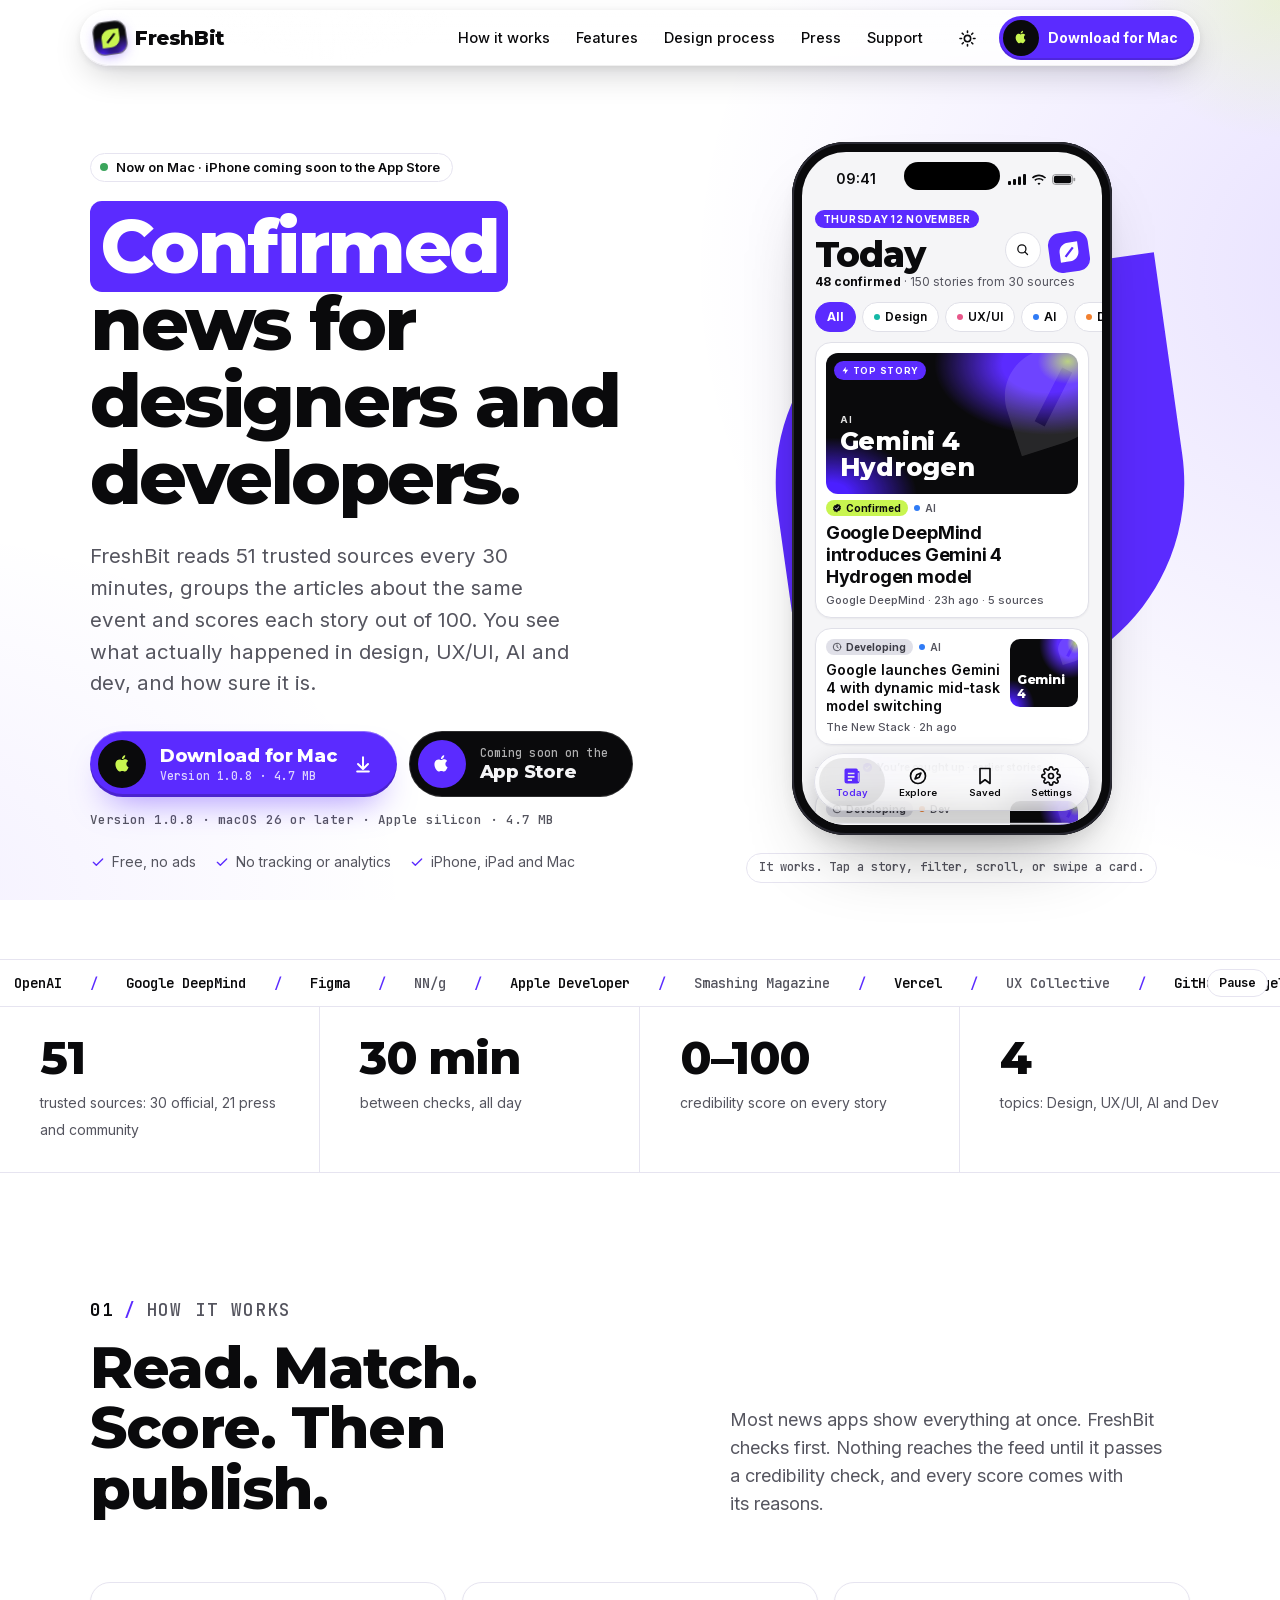
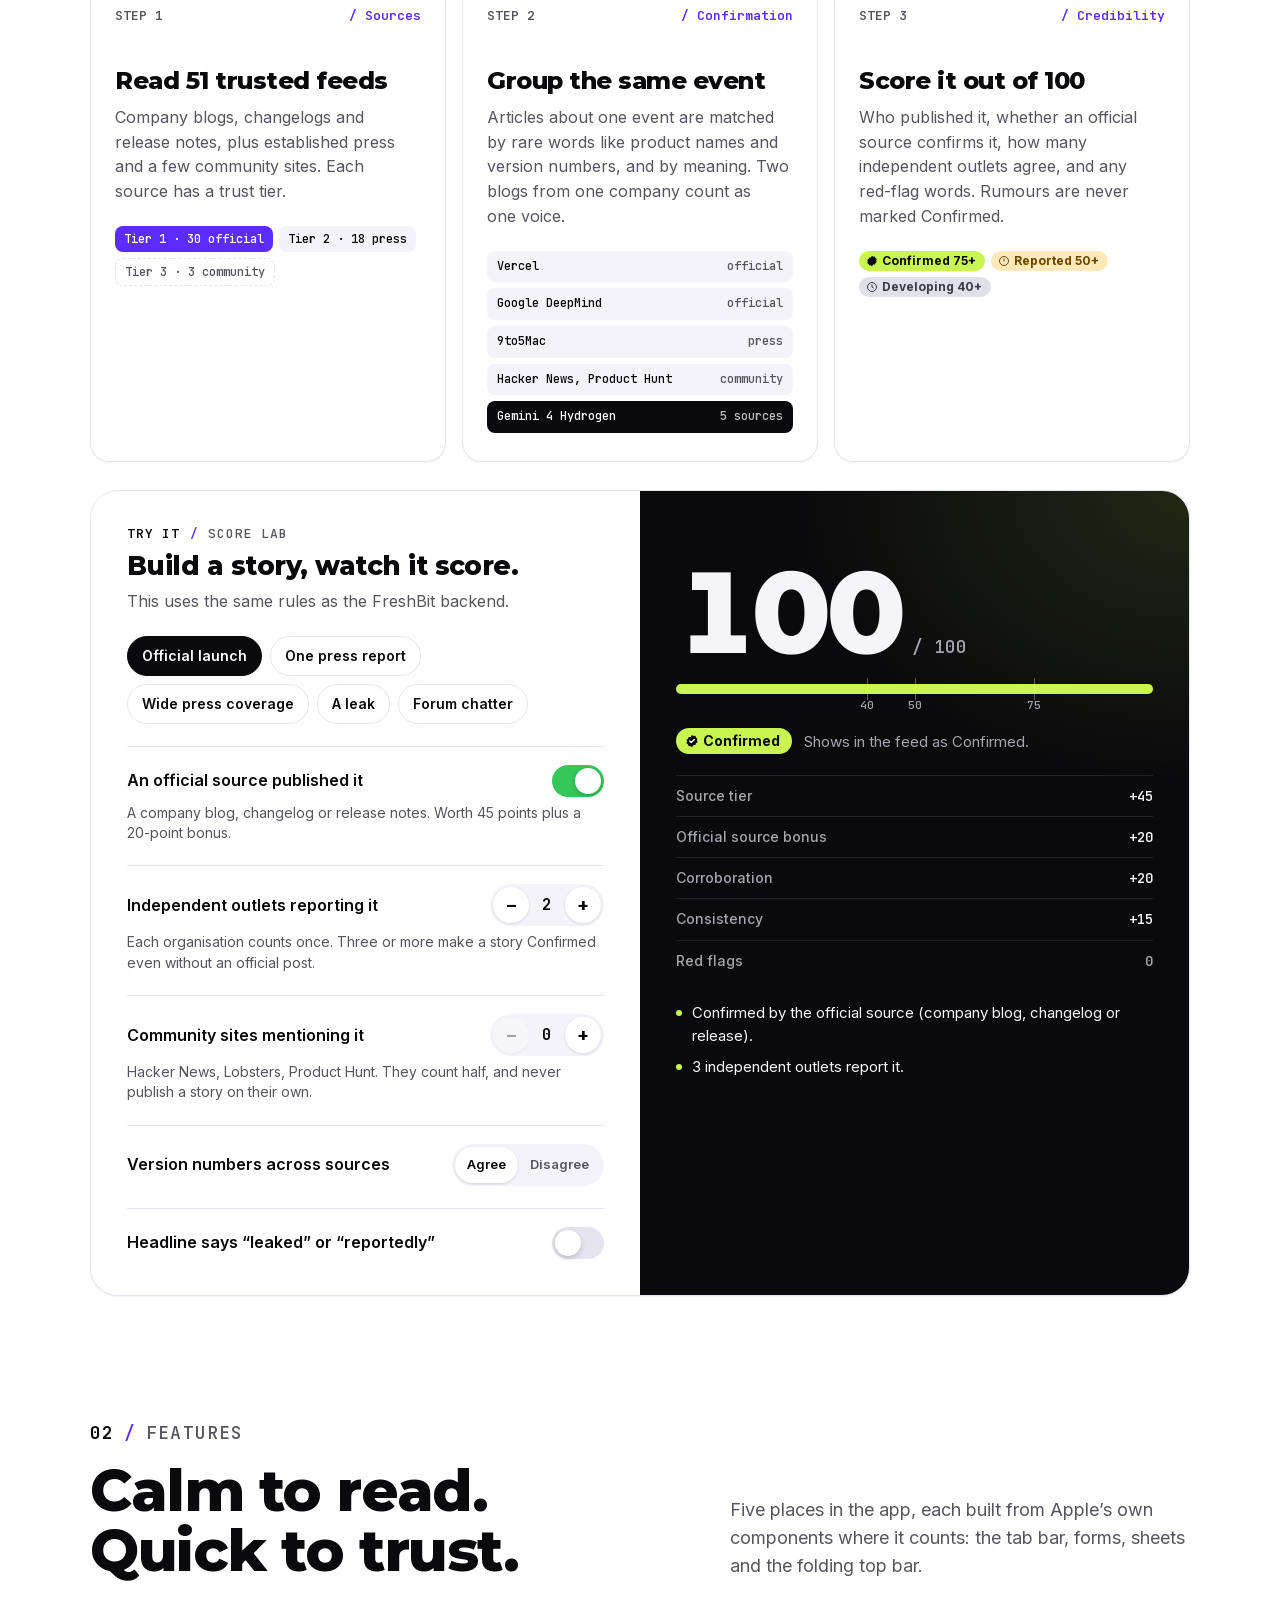
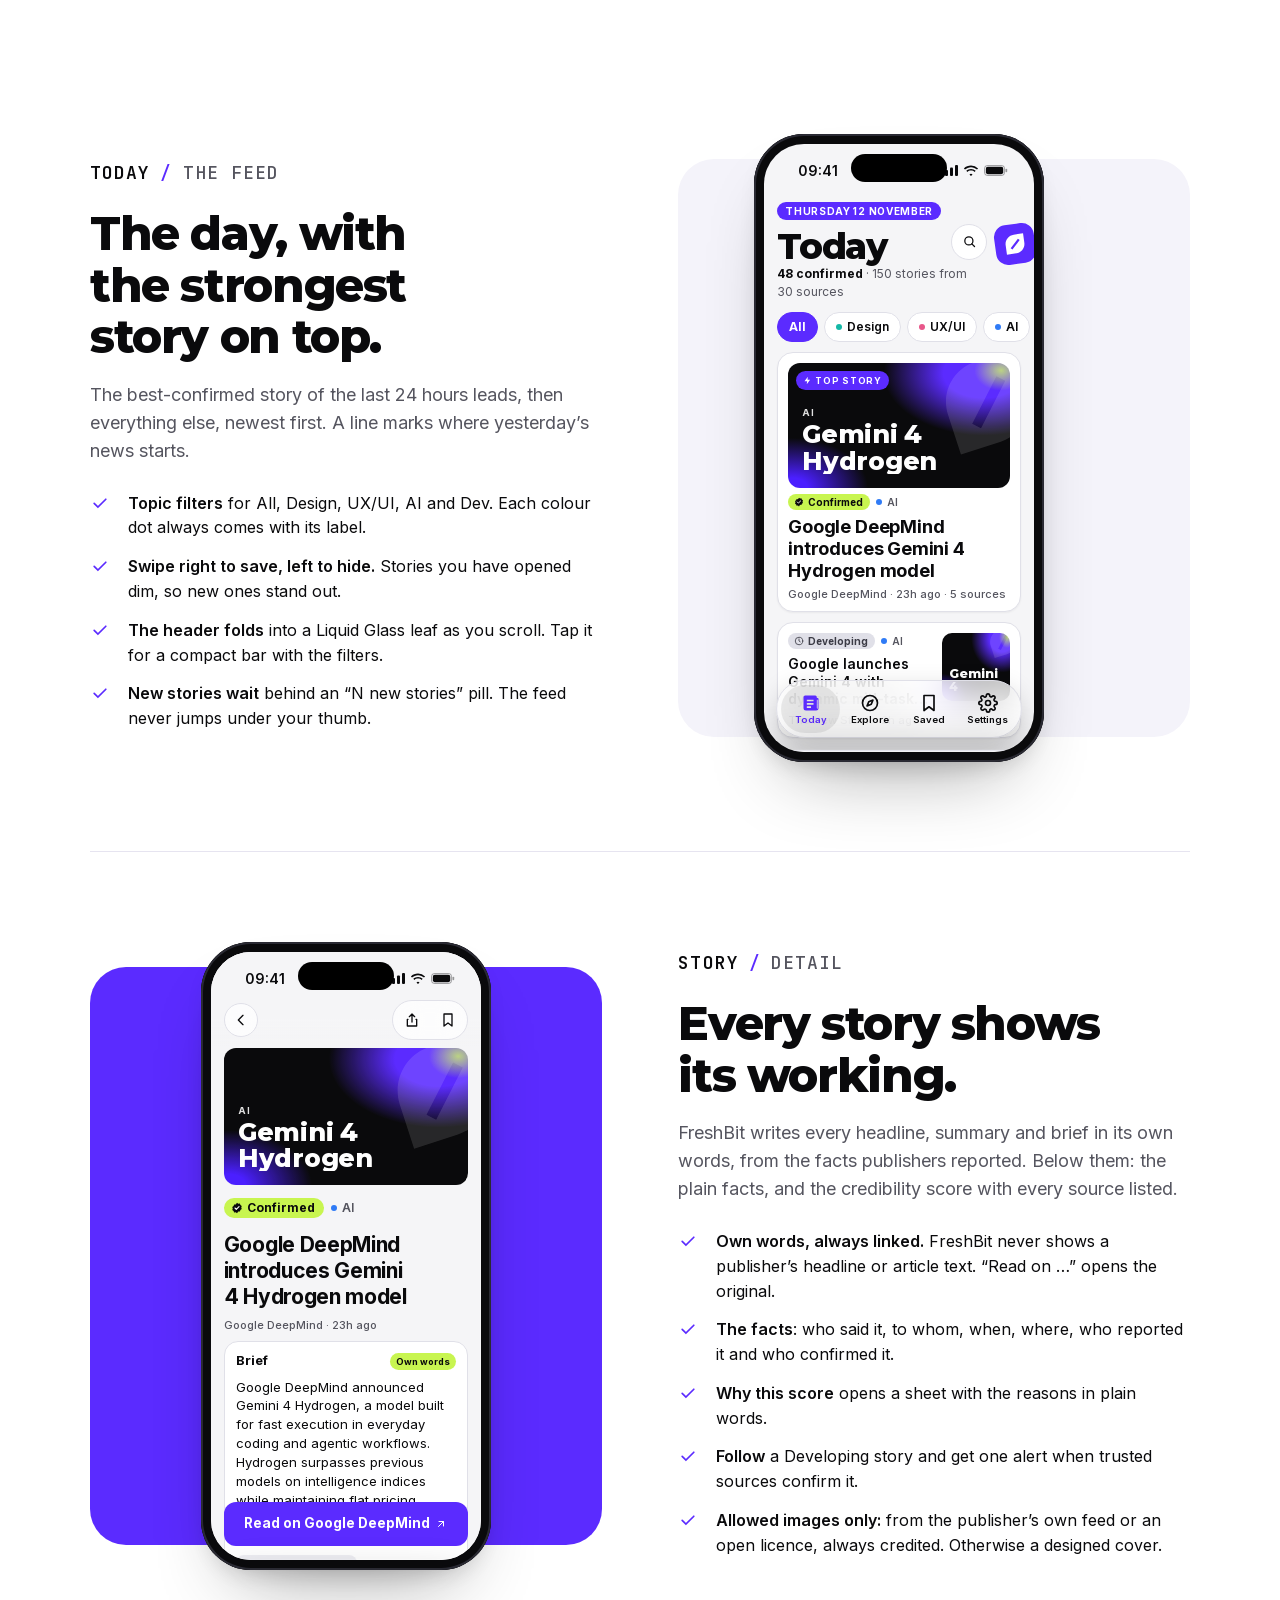
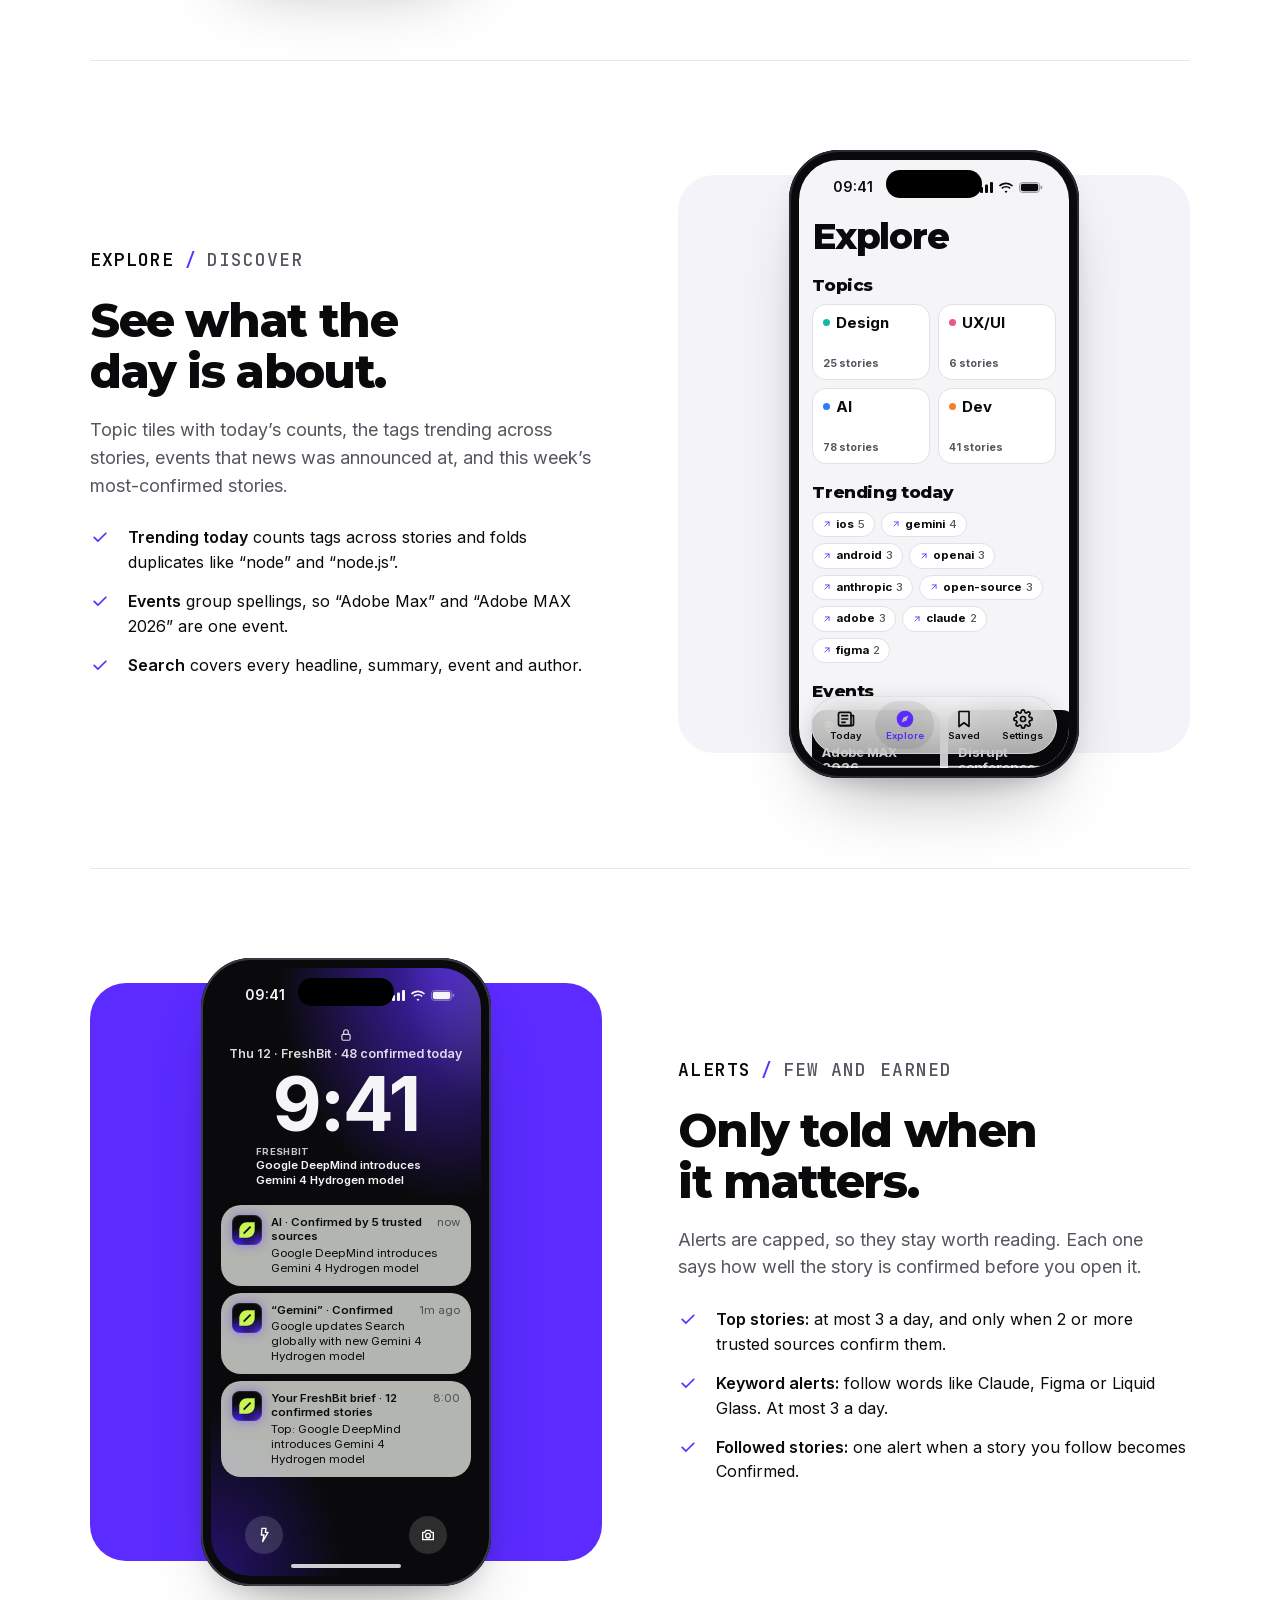
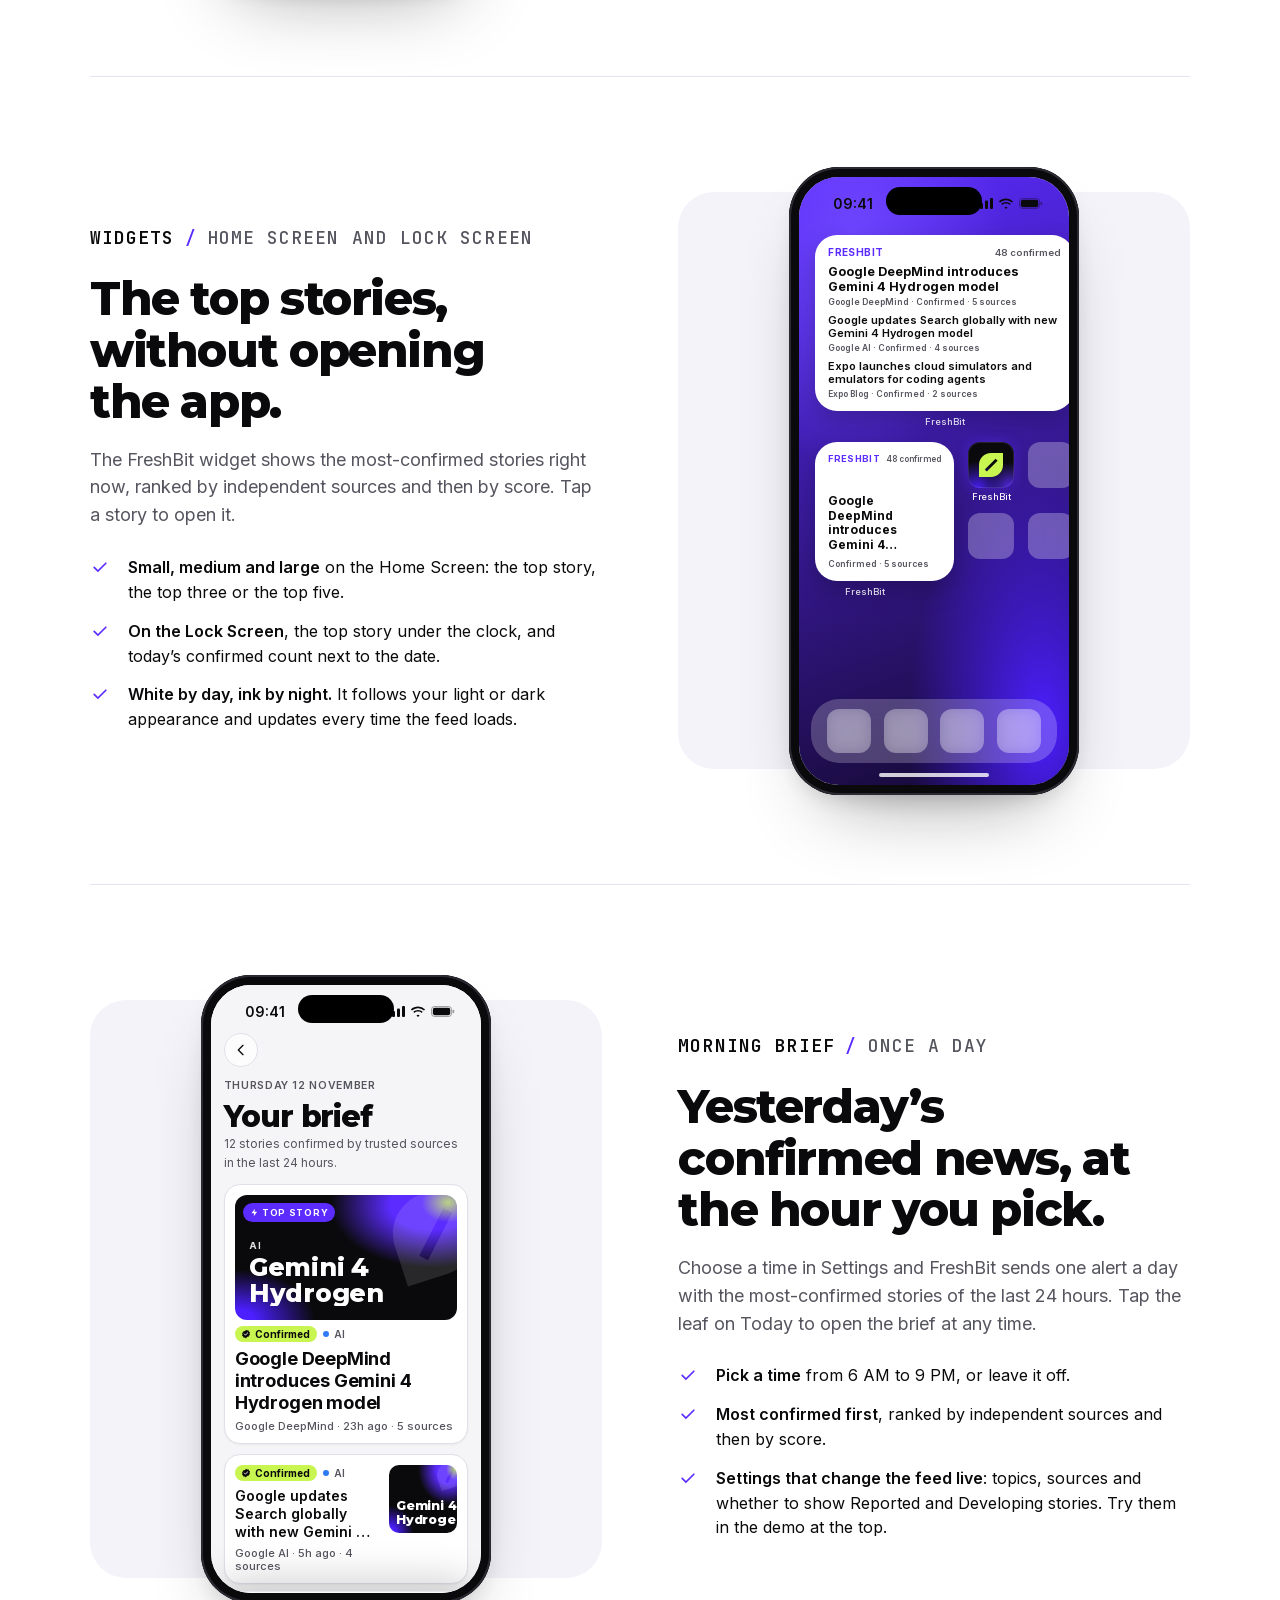
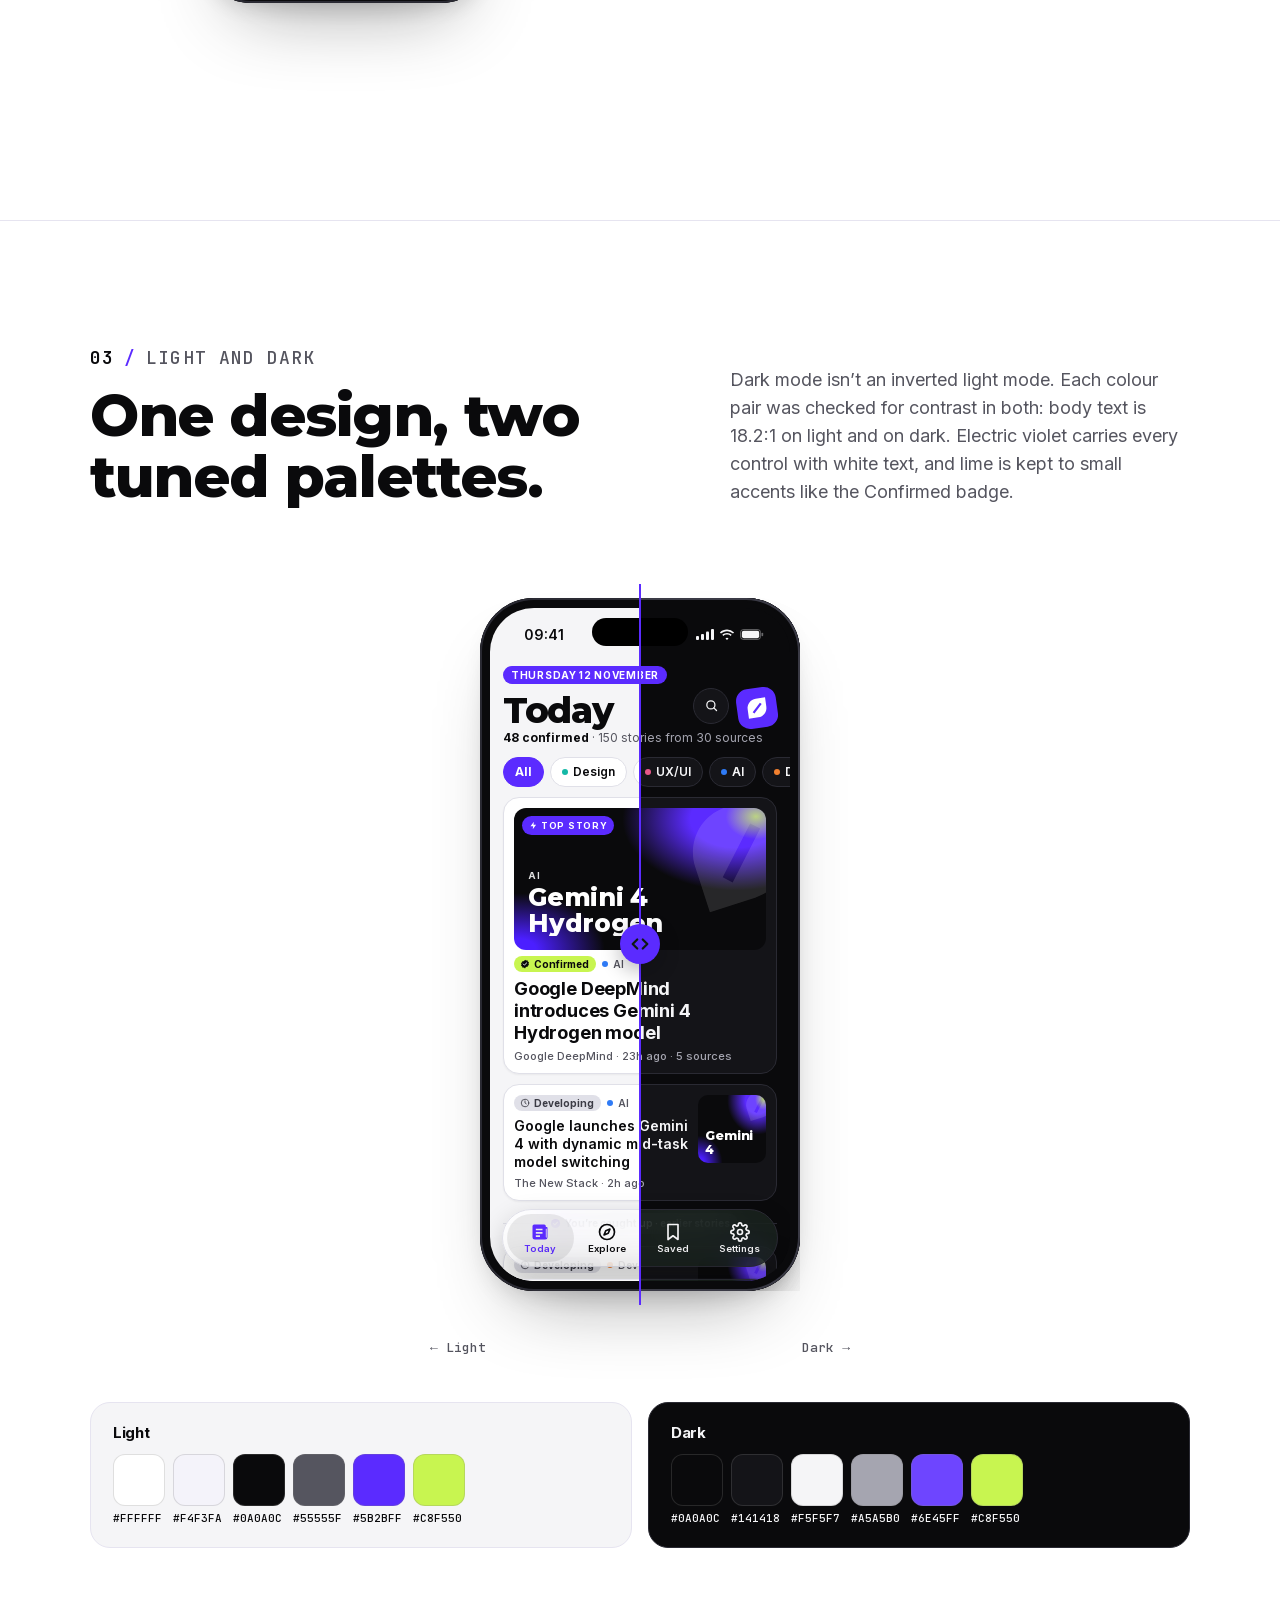
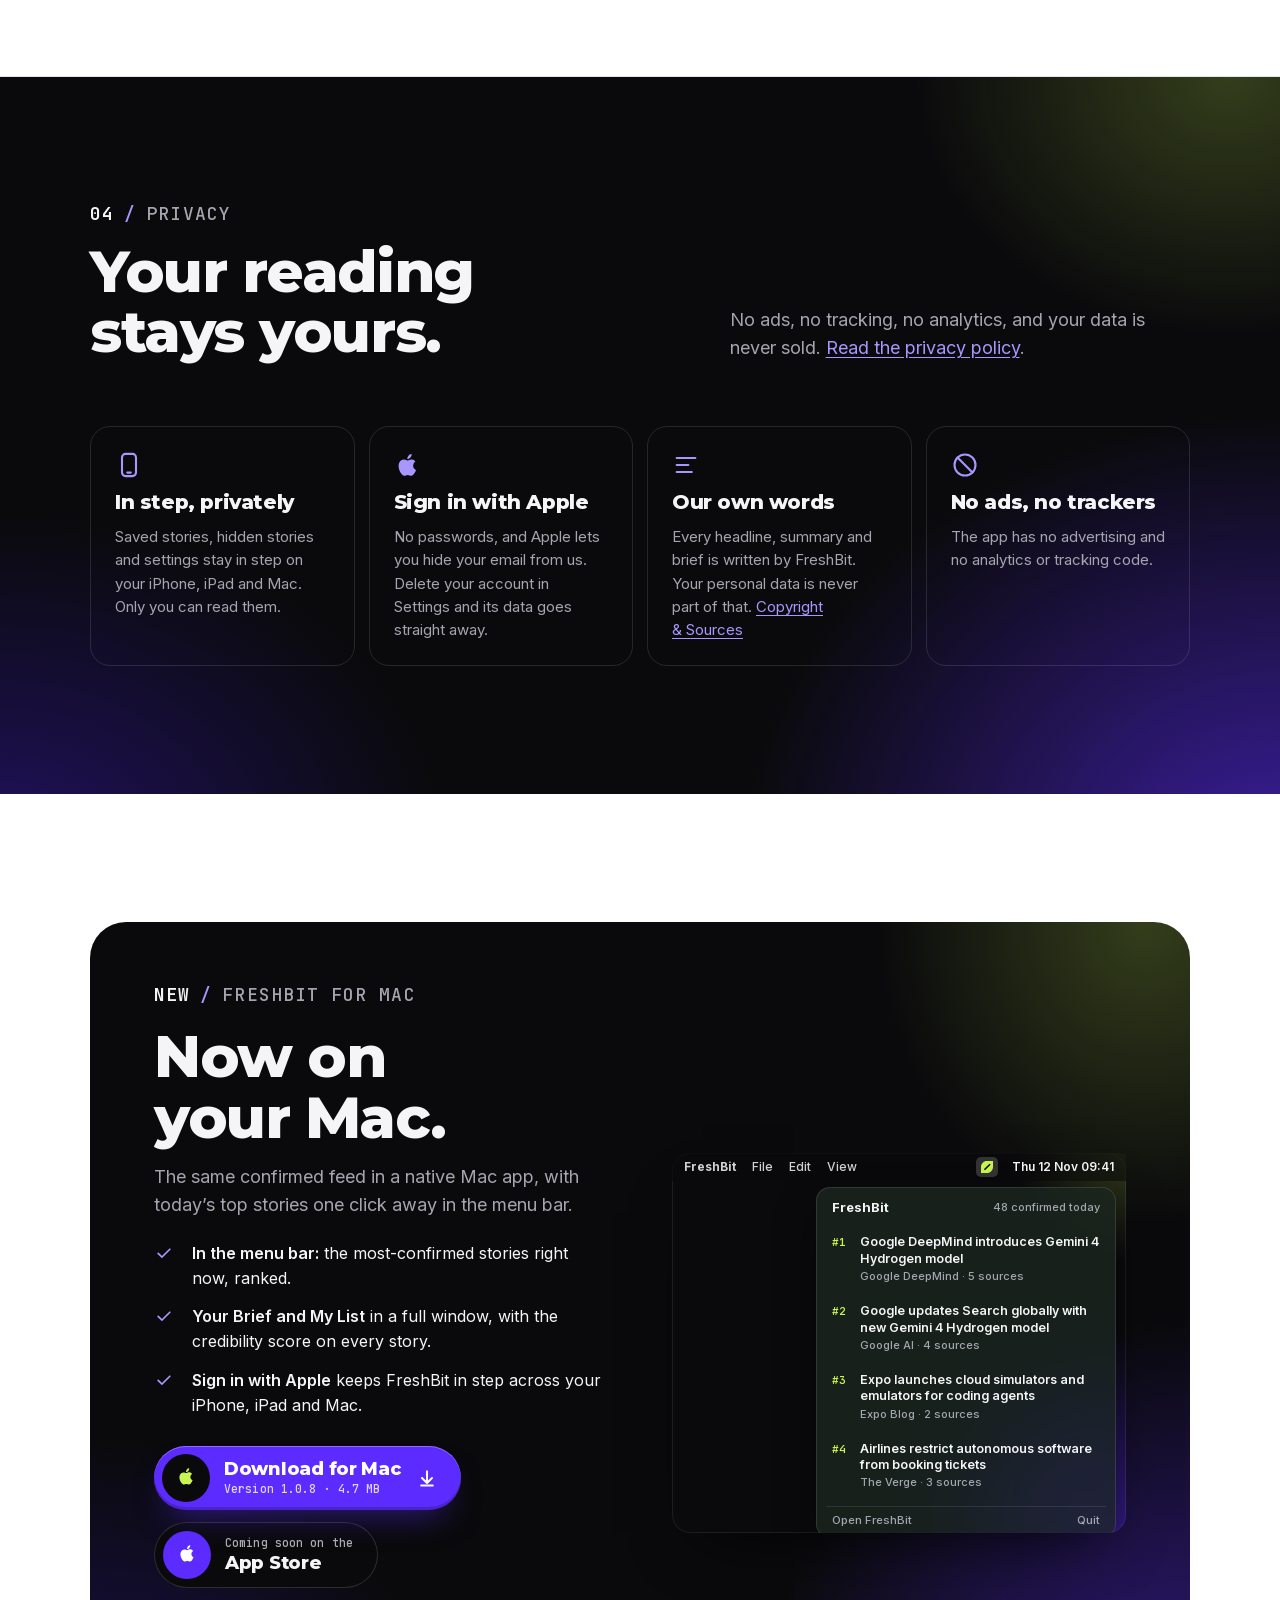
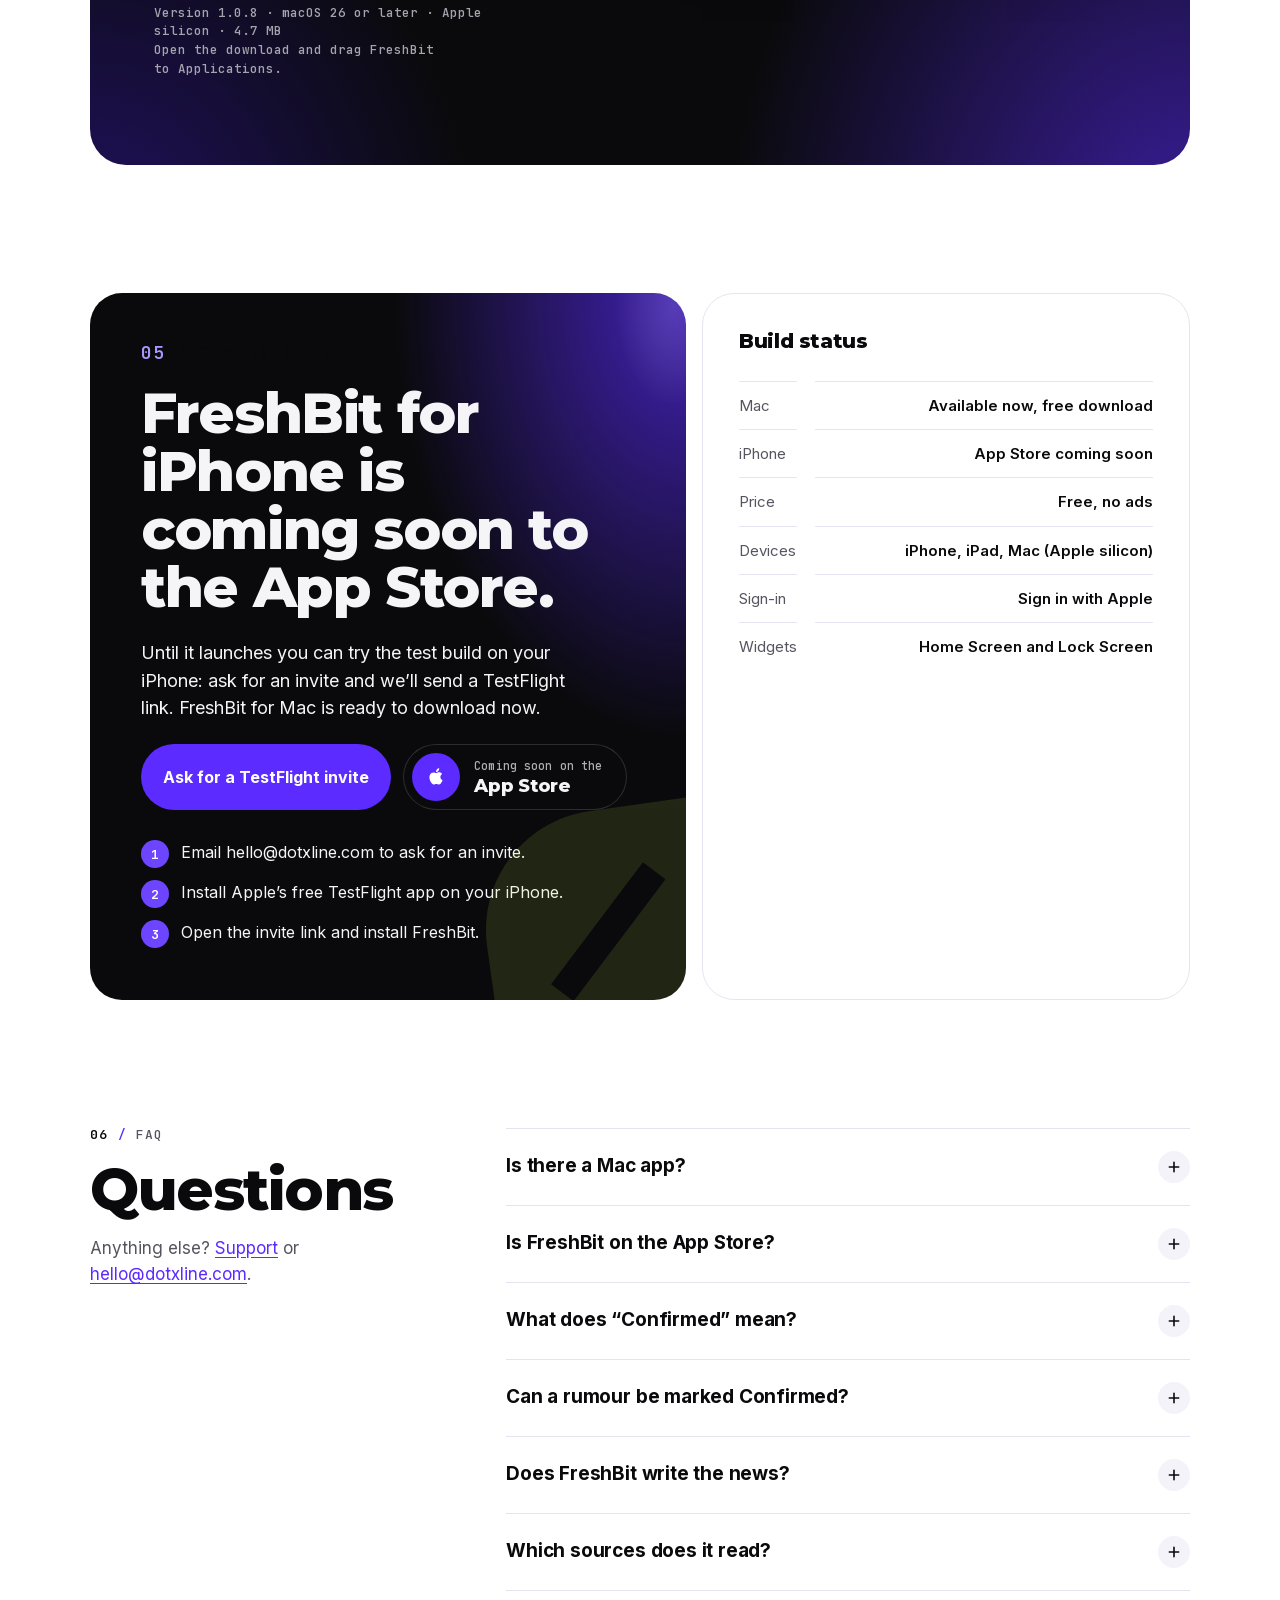
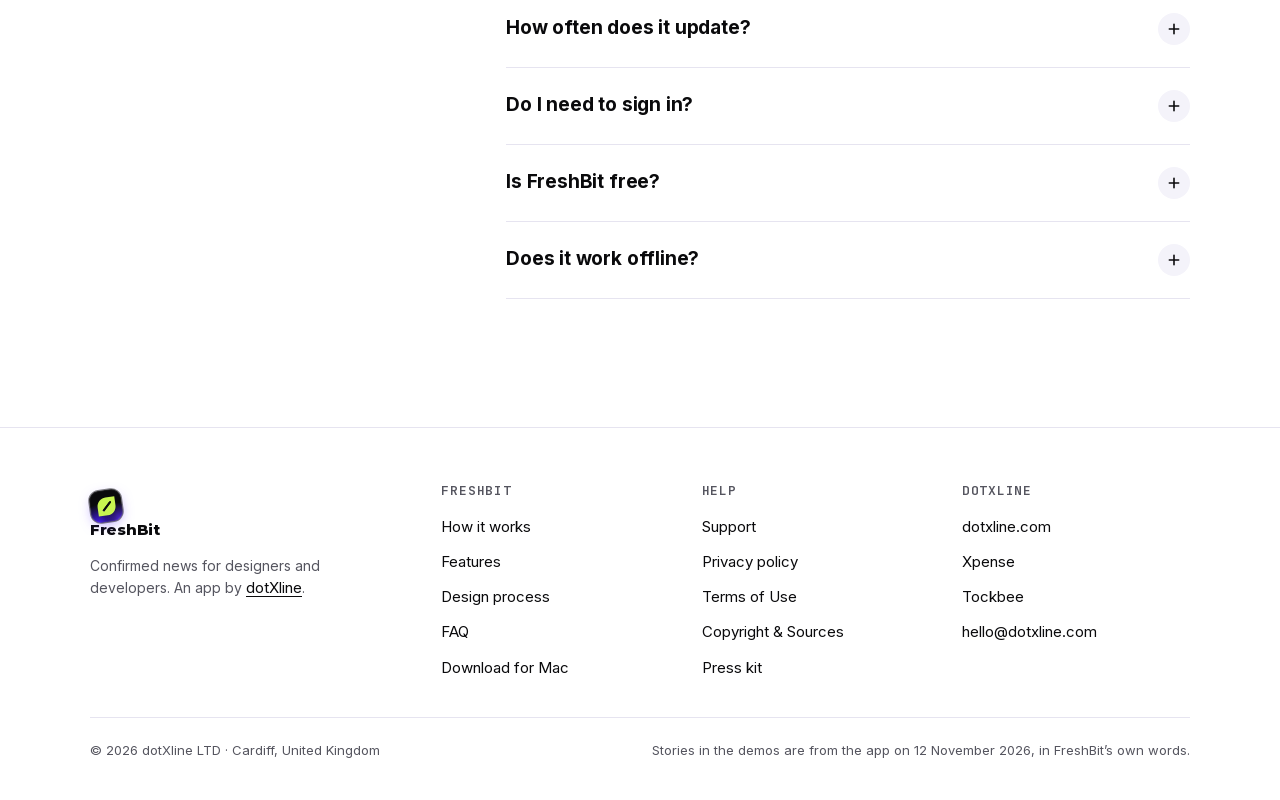
<file: index.html>
<!doctype html>
<html lang="en">
<head>
<meta charset="utf-8">
<meta name="color-scheme" content="light dark">
<script>try{var t=localStorage.getItem("fb-theme");if(t==="light"||t==="dark"){document.documentElement.dataset.theme=t;document.querySelector('meta[name="color-scheme"]').content=t}}catch(e){}</script>
<meta name="viewport" content="width=device-width,initial-scale=1">
<title>FreshBit · Confirmed news for designers and developers</title>
<meta name="description" content="FreshBit is an iPhone app for design, UX/UI, AI and dev news. It reads 51 trusted sources every 30 minutes and scores every story out of 100 before it reaches your feed. Now on Mac. iPhone coming soon to the App Store.">
<link rel="canonical" href="https://freshbit.dotxline.com/">
<meta property="og:title" content="FreshBit · Confirmed news for designers and developers">
<meta property="og:description" content="Design, UX/UI, AI and dev news, scored for credibility before it reaches you. Now on Mac. iPhone coming soon to the App Store.">
<meta property="og:url" content="https://freshbit.dotxline.com/">
<meta property="og:type" content="website">
<meta property="og:image" content="https://freshbit.dotxline.com/assets/press/screens/freshbit-showcase-light.jpg">
<meta name="theme-color" content="#F5F5F7" media="(prefers-color-scheme: light)">
<meta name="theme-color" content="#0A0A0C" media="(prefers-color-scheme: dark)">
<link rel="icon" href="favicon.ico" sizes="48x48">
<link rel="icon" href="favicon.svg" type="image/svg+xml">
<link rel="apple-touch-icon" href="apple-touch-icon.png">
<link rel="manifest" href="site.webmanifest">
<link rel="preload" href="assets/fonts/inter-latin.woff2" as="font" type="font/woff2" crossorigin><link rel="preload" href="assets/fonts/montserrat-latin.woff2" as="font" type="font/woff2" crossorigin>
<link rel="stylesheet" href="assets/fb.css?v=35">
<script src="assets/fb.js?v=26" defer></script>
<script type="application/ld+json">{"@context":"https://schema.org","@graph":[{"@type":"Organization","@id":"https://dotxline.com/#org","name":"dotXline LTD","url":"https://dotxline.com","email":"hello@dotxline.com","logo":"https://freshbit.dotxline.com/icon-512.png"},{"@type":"WebSite","@id":"https://freshbit.dotxline.com/#site","name":"FreshBit","url":"https://freshbit.dotxline.com/","publisher":{"@id":"https://dotxline.com/#org"}},{"@type":"SoftwareApplication","@id":"https://freshbit.dotxline.com/#mac","name":"FreshBit for Mac","operatingSystem":"macOS 26 or later","applicationCategory":"NewsApplication","description":"Confirmed news for designers and developers: design, UX/UI, AI and dev stories from 51 trusted sources, scored for credibility.","softwareVersion":"1.0.8","downloadUrl":"https://github.com/NagulesGobi/freshbit-website/releases/latest/download/FreshBit.dmg","image":"https://freshbit.dotxline.com/icon-512.png","offers":{"@type":"Offer","price":"0","priceCurrency":"GBP"},"publisher":{"@id":"https://dotxline.com/#org"}},{"@type":"MobileApplication","@id":"https://freshbit.dotxline.com/#ios","name":"FreshBit for iPhone","operatingSystem":"iOS","applicationCategory":"NewsApplication","description":"Confirmed news for designers and developers: design, UX/UI, AI and dev stories from 51 trusted sources, scored for credibility. Coming soon to the App Store.","image":"https://freshbit.dotxline.com/icon-512.png","publisher":{"@id":"https://dotxline.com/#org"}},{"@type":"FAQPage","@id":"https://freshbit.dotxline.com/#faq","mainEntity":[{"@type":"Question","name":"Is there a Mac app?","acceptedAnswer":{"@type":"Answer","text":"Yes. Download FreshBit for Mac, open the file and drag FreshBit to Applications. It needs macOS 26 or later on Apple silicon."}},{"@type":"Question","name":"Is FreshBit on the App Store?","acceptedAnswer":{"@type":"Answer","text":"Coming soon. FreshBit for Mac is available now as a free download from this page, and FreshBit for iPhone is in its final TestFlight testing before the App Store."}},{"@type":"Question","name":"What does “Confirmed” mean?","acceptedAnswer":{"@type":"Answer","text":"A story is Confirmed when it scores 75 or more. In practice that means an official source published it, such as a company blog, changelog or release notes, or three or more independent outlets report it.Reported means 50 or more, and Developing means 40 or more. Anything lower is held back and checked again on the next run."}},{"@type":"Question","name":"Can a rumour be marked Confirmed?","acceptedAnswer":{"@type":"Answer","text":"No. Stories with words like “rumour”, “leaked” or “reportedly” lose points and can never be Confirmed. Stories from community sites alone are never shown."}},{"@type":"Question","name":"Does FreshBit write the news?","acceptedAnswer":{"@type":"Answer","text":"It writes its own short version. Every headline, summary and brief is written automatically by FreshBit, which may include AI, from the facts publishers reported. It never shows a publisher’s headline or article text, and “Read on …” always opens the original.Images are shown only when a publisher offers them in its own news feed, or under an open licence, with a credit. Otherwise you see FreshBit’s own cover. Copyright & Sources"}},{"@type":"Question","name":"Which sources does it read?","acceptedAnswer":{"@type":"Answer","text":"51 sources: 30 official ones, such as OpenAI, Google DeepMind, Figma, Apple Developer and the GitHub Changelog; 18 established outlets, such as NN/g, Smashing Magazine and The Verge; and 3 community sites. You can switch any of them off in Settings › Sources."}},{"@type":"Question","name":"How often does it update?","acceptedAnswer":{"@type":"Answer","text":"The sources are checked every 30 minutes. A story appears as soon as it passes the score, so busy days bring many updates and quiet days bring few."}},{"@type":"Question","name":"Do I need to sign in?","acceptedAnswer":{"@type":"Answer","text":"Yes, with Apple, the first time you open FreshBit. There’s no password, and Apple lets you hide your email from us. Your account keeps saved stories and settings in step on your iPhone, iPad and Mac, and brings them back after a reinstall."}},{"@type":"Question","name":"Is FreshBit free?","acceptedAnswer":{"@type":"Answer","text":"Yes. There are no payments, subscriptions or adverts."}},{"@type":"Question","name":"Does it work offline?","acceptedAnswer":{"@type":"Answer","text":"Stories you have opened or saved are kept on the phone, so they open without a connection."}}]}]}</script>
</head>
<body>
<a class="skip" href="#main">Skip to content</a>
<header class="top">
  <div class="wrap">
    <a class="brand" href="./" aria-label="FreshBit home"><span class="tile"><svg viewBox="15 15 70 70" aria-hidden="true"><path fill="#0A0A0C" fill-rule="evenodd" d="M50 20H80V50C80 66.6 66.6 80 50 80H20V50C20 33.4 33.4 20 50 20ZM34.5 61.5L61.5 34.5L66.5 39.5L39.5 66.5Z"/><path class="bit" d="M38.28 62.7L62.7 38.28" transform="translate(1.76 -1.76)" fill="none" stroke="#0A0A0C" stroke-width="5.27" stroke-linecap="round"/></svg></span>FreshBit</a>
    <nav class="nav" id="nav" aria-label="Main">
      <a href="#how">How it works</a>
      <a href="#features">Features</a>
      <a href="design.html">Design process</a>
      <a href="press.html">Press</a>
      <a href="support.html">Support</a>
    </nav>
    <button class="icon-btn theme-btn" type="button" aria-label="Switch colour theme"><svg class="sun" viewBox="0 0 24 24" fill="none" stroke="currentColor" stroke-width="2" stroke-linecap="round"><circle cx="12" cy="12" r="4"/><path d="M12 2.5v2M12 19.5v2M2.5 12h2M19.5 12h2M5.3 5.3l1.4 1.4M17.3 17.3l1.4 1.4M5.3 18.7l1.4-1.4M17.3 6.7l1.4-1.4"/></svg><svg class="moon" viewBox="0 0 24 24" fill="none" stroke="currentColor" stroke-width="2" stroke-linecap="round" stroke-linejoin="round"><path d="M20 14.5A8 8 0 0 1 9.5 4 8 8 0 1 0 20 14.5z"/></svg></button>
    <button class="icon-btn menu-btn" type="button" aria-expanded="false" aria-controls="nav" aria-label="Menu"><svg viewBox="0 0 24 24" fill="none" stroke="currentColor" stroke-width="2" stroke-linecap="round"><path d="M4 8h16M4 16h16"/></svg></button>
    <a class="mac-btn sm" href="https://github.com/NagulesGobi/freshbit-website/releases/latest/download/FreshBit.dmg" data-mac data-mac-href aria-label="Download for Mac"><span class="apple"><svg viewBox="0 0 24 24" fill="currentColor" aria-hidden="true"><path d="M16.4 12.6c0-2.4 2-3.5 2-3.6-1.1-1.6-2.8-1.8-3.4-1.8-1.4-.1-2.8.9-3.5.9s-1.8-.9-3-.8c-1.5 0-3 .9-3.8 2.3-1.6 2.8-.4 7 1.2 9.3.8 1.1 1.7 2.4 2.9 2.3 1.2 0 1.6-.7 3-.7s1.8.7 3 .7c1.3 0 2.1-1.1 2.8-2.3.9-1.3 1.3-2.6 1.3-2.6s-2.5-1-2.5-3.7zM14.1 5.6c.6-.8 1.1-1.9 1-3-.9 0-2.1.6-2.7 1.4-.6.7-1.1 1.8-1 2.9 1 .1 2.1-.5 2.7-1.3z"/></svg></span><span class="t"><b>Download for Mac</b></span></a><a data-mac-fallback class="btn lime small" href="#test">Join the test</a>
  </div>
</header>

<main id="main">
<section class="hero">
  <div class="wrap">
    <div>
      <span class="status" data-mac-fallback><span class="pulse" aria-hidden="true"></span>In testing on TestFlight · iPhone</span><span class="status" data-mac><span class="pulse" aria-hidden="true"></span>Now on Mac · iPhone coming soon to the App Store</span>
      <h1><span class="hl">Confirmed</span> news for designers and developers.</h1>
      <p class="lede">FreshBit reads 51 trusted sources every 30 minutes, groups the articles about the same event and scores each story out of 100. You see what actually happened in design, UX/UI, AI and dev, and how sure it is.</p>
      <div class="btn-row">
        <a class="mac-btn" href="https://github.com/NagulesGobi/freshbit-website/releases/latest/download/FreshBit.dmg" data-mac data-mac-href><span class="apple"><svg viewBox="0 0 24 24" fill="currentColor" aria-hidden="true"><path d="M16.4 12.6c0-2.4 2-3.5 2-3.6-1.1-1.6-2.8-1.8-3.4-1.8-1.4-.1-2.8.9-3.5.9s-1.8-.9-3-.8c-1.5 0-3 .9-3.8 2.3-1.6 2.8-.4 7 1.2 9.3.8 1.1 1.7 2.4 2.9 2.3 1.2 0 1.6-.7 3-.7s1.8.7 3 .7c1.3 0 2.1-1.1 2.8-2.3.9-1.3 1.3-2.6 1.3-2.6s-2.5-1-2.5-3.7zM14.1 5.6c.6-.8 1.1-1.9 1-3-.9 0-2.1.6-2.7 1.4-.6.7-1.1 1.8-1 2.9 1 .1 2.1-.5 2.7-1.3z"/></svg></span><span class="t"><b>Download for Mac</b><small data-mac-short>Version 1.0.8</small></span><svg class="dl" viewBox="0 0 24 24" fill="none" stroke="currentColor" stroke-width="2.4" stroke-linecap="round" stroke-linejoin="round" aria-hidden="true"><path d="M12 4v13M6 12l6 6 6-6M5 21h14"/></svg></a>
        <a class="btn lime" href="#test" data-mac-fallback>Join the TestFlight test</a>
        <span class="store-soon" data-mac role="img" aria-label="FreshBit for iPhone: coming soon to the App Store"><span class="apple"><svg viewBox="0 0 24 24" fill="currentColor" aria-hidden="true"><path d="M16.4 12.6c0-2.4 2-3.5 2-3.6-1.1-1.6-2.8-1.8-3.4-1.8-1.4-.1-2.8.9-3.5.9s-1.8-.9-3-.8c-1.5 0-3 .9-3.8 2.3-1.6 2.8-.4 7 1.2 9.3.8 1.1 1.7 2.4 2.9 2.3 1.2 0 1.6-.7 3-.7s1.8.7 3 .7c1.3 0 2.1-1.1 2.8-2.3.9-1.3 1.3-2.6 1.3-2.6s-2.5-1-2.5-3.7zM14.1 5.6c.6-.8 1.1-1.9 1-3-.9 0-2.1.6-2.7 1.4-.6.7-1.1 1.8-1 2.9 1 .1 2.1-.5 2.7-1.3z"/></svg></span><span class="t"><small>Coming soon on the</small><b>App Store</b></span></span>
        <a class="btn ghost" href="#how" data-mac-fallback>See how scoring works</a>
      </div>
      <p class="mac-meta" data-mac data-mac-meta>macOS 26 or later · Apple silicon</p>
      <div class="hero-note">
        <span><svg viewBox="0 0 24 24" fill="none" stroke="currentColor" stroke-width="2" stroke-linecap="round" stroke-linejoin="round"><path d="m5 12.5 4.5 4.5L19 7.5"/></svg>Free, no ads</span>
        <span><svg viewBox="0 0 24 24" fill="none" stroke="currentColor" stroke-width="2" stroke-linecap="round" stroke-linejoin="round"><path d="m5 12.5 4.5 4.5L19 7.5"/></svg>No tracking or analytics</span>
        <span><svg viewBox="0 0 24 24" fill="none" stroke="currentColor" stroke-width="2" stroke-linecap="round" stroke-linejoin="round"><path d="m5 12.5 4.5 4.5L19 7.5"/></svg>iPhone, iPad and Mac</span>
      </div>
    </div>
    <div class="stage">
      <svg class="leaf" viewBox="15 15 70 70" aria-hidden="true"><path fill-rule="evenodd" d="M50 20H80V50C80 66.6 66.6 80 50 80H20V50C20 33.4 33.4 20 50 20ZM34.5 61.5L61.5 34.5L66.5 39.5L39.5 66.5Z"/></svg>
      <div class="phone" data-phone data-screen="today" aria-label="Working demo of the FreshBit app. Tap a story, filter by topic, switch tabs, or swipe a story to save or hide it."></div>
      <p class="hint">It works. Tap a story, filter, scroll, or swipe a card.</p>
    </div>
  </div>
</section>

<div class="ticker" role="region" aria-label="Some of the 51 sources FreshBit reads">
  <button class="ticker-pause" type="button" aria-label="Pause the scrolling sources">Pause</button>
  <div class="ticker-row">
    <span><b>OpenAI</b></span><span><b>Google DeepMind</b></span><span><b>Figma</b></span><span>NN/g</span><span><b>Apple Developer</b></span><span>Smashing Magazine</span><span><b>Vercel</b></span><span>UX Collective</span><span><b>GitHub Changelog</b></span><span>The Verge</span><span><b>Material Design</b></span><span>A List Apart</span><span><b>Expo</b></span><span>TechCrunch AI</span><span><b>WebKit</b></span><span>Creative Bloq</span><span><b>Hugging Face</b></span><span>InfoQ</span><span><b>Linear Changelog</b></span><span>9to5Mac</span>
    <span aria-hidden="true"><b>OpenAI</b></span><span aria-hidden="true"><b>Google DeepMind</b></span><span aria-hidden="true"><b>Figma</b></span><span aria-hidden="true">NN/g</span><span aria-hidden="true"><b>Apple Developer</b></span><span aria-hidden="true">Smashing Magazine</span><span aria-hidden="true"><b>Vercel</b></span><span aria-hidden="true">UX Collective</span><span aria-hidden="true"><b>GitHub Changelog</b></span><span aria-hidden="true">The Verge</span><span aria-hidden="true"><b>Material Design</b></span><span aria-hidden="true">A List Apart</span><span aria-hidden="true"><b>Expo</b></span><span aria-hidden="true">TechCrunch AI</span><span aria-hidden="true"><b>WebKit</b></span><span aria-hidden="true">Creative Bloq</span><span aria-hidden="true"><b>Hugging Face</b></span><span aria-hidden="true">InfoQ</span><span aria-hidden="true"><b>Linear Changelog</b></span><span aria-hidden="true">9to5Mac</span>
  </div>
</div>

<div class="facts">
  <div><strong>51</strong><span>trusted sources: 30 official, 21 press and community</span></div>
  <div><strong>30 min</strong><span>between checks, all day</span></div>
  <div><strong>0–100</strong><span>credibility score on every story</span></div>
  <div><strong>4</strong><span>topics: Design, UX/UI, AI and Dev</span></div>
</div>

<!-- HOW IT WORKS -->
<section class="section" id="how">
  <div class="wrap">
    <div class="section-head rv">
      <div><p class="eyebrow"><b>01</b><i>/</i>How it works</p><h2>Read. Match. Score. Then publish.</h2></div>
      <p>Most news apps show everything at once. FreshBit checks first. Nothing reaches the feed until it passes a credibility check, and every score comes with its reasons.</p>
    </div>
    <div class="steps">
      <article class="step rv">
        <p class="n"><span>STEP 1</span><i>/ Sources</i></p>
        <h3>Read 51 trusted feeds</h3>
        <p>Company blogs, changelogs and release notes, plus established press and a few community sites. Each source has a trust tier.</p>
        <div class="viz" aria-label="Source tiers">
          <span class="chiplet t1">Tier 1 · 30 official</span><span class="chiplet">Tier 2 · 18 press</span><span class="chiplet t3">Tier 3 · 3 community</span>
        </div>
      </article>
      <article class="step rv">
        <p class="n"><span>STEP 2</span><i>/ Confirmation</i></p>
        <h3>Group the same event</h3>
        <p>Articles about one event are matched by rare words like product names and version numbers, and by meaning. Two blogs from one company count as one voice.</p>
        <div class="viz"><div class="merge" aria-label="Five articles grouped into one story">
          <div><span>Vercel</span><em>official</em></div><div><span>Google DeepMind</span><em>official</em></div><div><span>9to5Mac</span><em>press</em></div><div><span>Hacker News, Product Hunt</span><em>community</em></div>
          <div class="into"><span>Gemini 4 Hydrogen</span><em style="color:inherit;opacity:.75">5 sources</em></div>
        </div></div>
      </article>
      <article class="step rv">
        <p class="n"><span>STEP 3</span><i>/ Credibility</i></p>
        <h3>Score it out of 100</h3>
        <p>Who published it, whether an official source confirms it, how many independent outlets agree, and any red-flag words. Rumours are never marked Confirmed.</p>
        <div class="viz"><span class="badge ok"><svg viewBox="0 0 24 24" fill="currentColor"><path d="M12 1.5l2.6 1.9 3.2-.2 1 3 2.7 1.8-1 3.1 1 3.1-2.7 1.8-1 3-3.2-.2L12 22.5l-2.6-1.9-3.2.2-1-3-2.7-1.8 1-3.1-1-3.1 2.7-1.8 1-3 3.2.2z"/></svg>Confirmed 75+</span><span class="badge rep"><svg viewBox="0 0 24 24" fill="none" stroke="currentColor" stroke-width="2"><circle cx="12" cy="12" r="9"/><path d="M12 7v6M12 16.5v.5"/></svg>Reported 50+</span><span class="badge dev"><svg viewBox="0 0 24 24" fill="none" stroke="currentColor" stroke-width="2"><circle cx="12" cy="12" r="9"/><path d="M12 7v5l3 2"/></svg>Developing 40+</span></div>
      </article>
    </div>

    <div class="lab rv" data-lab>
      <div class="lab-in">
        <div>
          <p class="eyebrow" style="margin-bottom:12px"><b>Try it</b><i>/</i>Score lab</p>
          <h3>Build a story, watch it score.</h3>
          <p class="muted" style="margin-top:8px;font-size:16px">This uses the same rules as the FreshBit backend.</p>
        </div>
        <div class="presets" role="group" aria-label="Example stories">
          <button class="preset" type="button" data-preset="gemini" aria-pressed="true">Official launch</button>
          <button class="preset" type="button" data-preset="single" aria-pressed="false">One press report</button>
          <button class="preset" type="button" data-preset="press" aria-pressed="false">Wide press coverage</button>
          <button class="preset" type="button" data-preset="leak" aria-pressed="false">A leak</button>
          <button class="preset" type="button" data-preset="chatter" aria-pressed="false">Forum chatter</button>
        </div>
        <div class="ctl">
          <label for="lab-off">An official source published it</label>
          <span class="switch"><input id="lab-off" type="checkbox" switch role="switch" data-k="official" checked><span></span></span>
          <small>A company blog, changelog or release notes. Worth 45 points plus a 20-point bonus.</small>
        </div>
        <div class="ctl">
          <span class="lbl" id="lab-out-l">Independent outlets reporting it</span>
          <span class="stepper" data-step="outlets" role="group" aria-labelledby="lab-out-l"><button type="button" data-d="-1" aria-label="One fewer outlet">−</button><output aria-live="polite">2</output><button type="button" data-d="1" aria-label="One more outlet">+</button></span>
          <small>Each organisation counts once. Three or more make a story Confirmed even without an official post.</small>
        </div>
        <div class="ctl">
          <span class="lbl" id="lab-com-l">Community sites mentioning it</span>
          <span class="stepper" data-step="community" role="group" aria-labelledby="lab-com-l"><button type="button" data-d="-1" aria-label="One fewer community site">−</button><output aria-live="polite">0</output><button type="button" data-d="1" aria-label="One more community site">+</button></span>
          <small>Hacker News, Lobsters, Product Hunt. They count half, and never publish a story on their own.</small>
        </div>
        <div class="ctl">
          <span class="lbl">Version numbers across sources</span>
          <span class="seg" role="group" aria-label="Version numbers"><button type="button" data-agree="true" aria-pressed="true">Agree</button><button type="button" data-agree="false" aria-pressed="false">Disagree</button></span>
        </div>
        <div class="ctl">
          <label for="lab-rum">Headline says “leaked” or “reportedly”</label>
          <span class="switch"><input id="lab-rum" type="checkbox" switch role="switch" data-k="rumour"><span></span></span>
        </div>
      </div>
      <div class="lab-out">
        <p class="eyebrow" style="margin:0"><b>Credibility</b></p>
        <div class="score"><b data-n>100</b><span>/ 100</span></div>
        <div>
          <div class="meter" aria-hidden="true"><i style="width:100%"></i><span class="tick" style="left:40%"><em>40</em></span><span class="tick" style="left:50%"><em>50</em></span><span class="tick" style="left:75%"><em>75</em></span></div>
          <div class="verdict" style="margin-top:34px"><span data-verdict></span><p data-msg></p></div>
        </div>
        <div class="rows" data-rows></div>
        <ul class="reasons" data-reasons></ul>
        <p class="sr" aria-live="polite" data-live></p>
      </div>
    </div>
  </div>
</section>

<!-- FEATURES -->
<section class="section" id="features" style="padding-top:0">
  <div class="wrap">
    <div class="section-head rv">
      <div><p class="eyebrow"><b>02</b><i>/</i>Features</p><h2>Calm to read. Quick to trust.</h2></div>
      <p>Five places in the app, each built from Apple’s own components where it counts: the tab bar, forms, sheets and the folding top bar.</p>
    </div>

    <article class="feature" id="today">
      <div class="copy rv">
        <p class="eyebrow"><b>Today</b><i>/</i>The feed</p>
        <h3>The day, with the strongest story on top.</h3>
        <p>The best-confirmed story of the last 24 hours leads, then everything else, newest first. A line marks where yesterday’s news starts.</p>
        <ul class="ticks">
          <li><svg viewBox="0 0 24 24" fill="none" stroke="currentColor" stroke-width="2" stroke-linecap="round"><path d="m5 12.5 4.5 4.5L19 7.5"/></svg><span><b>Topic filters</b> for All, Design, UX/UI, AI and Dev. Each colour dot always comes with its label.</span></li>
          <li><svg viewBox="0 0 24 24" fill="none" stroke="currentColor" stroke-width="2" stroke-linecap="round"><path d="m5 12.5 4.5 4.5L19 7.5"/></svg><span><b>Swipe right to save, left to hide.</b> Stories you have opened dim, so new ones stand out.</span></li>
          <li><svg viewBox="0 0 24 24" fill="none" stroke="currentColor" stroke-width="2" stroke-linecap="round"><path d="m5 12.5 4.5 4.5L19 7.5"/></svg><span><b>The header folds</b> into a Liquid Glass leaf as you scroll. Tap it for a compact bar with the filters.</span></li>
          <li><svg viewBox="0 0 24 24" fill="none" stroke="currentColor" stroke-width="2" stroke-linecap="round"><path d="m5 12.5 4.5 4.5L19 7.5"/></svg><span><b>New stories wait</b> behind an “N new stories” pill. The feed never jumps under your thumb.</span></li>
        </ul>
      </div>
      <div class="visual rv"><div class="pad"></div>
        <div class="demo-stack" aria-label="Swipe demo">
          <div class="phone small" data-phone data-screen="today" aria-label="FreshBit Today feed. Scroll it to see the header fold into the leaf."></div>
        </div>
      </div>
    </article>

    <article class="feature flip" id="story">
      <div class="copy rv">
        <p class="eyebrow"><b>Story</b><i>/</i>Detail</p>
        <h3>Every story shows its working.</h3>
        <p>FreshBit writes every headline, summary and brief in its own words, from the facts publishers reported. Below them: the plain facts, and the credibility score with every source listed.</p>
        <ul class="ticks">
          <li><svg viewBox="0 0 24 24" fill="none" stroke="currentColor" stroke-width="2" stroke-linecap="round"><path d="m5 12.5 4.5 4.5L19 7.5"/></svg><span><b>Own words, always linked.</b> FreshBit never shows a publisher’s headline or article text. “Read on …” opens the original.</span></li>
          <li><svg viewBox="0 0 24 24" fill="none" stroke="currentColor" stroke-width="2" stroke-linecap="round"><path d="m5 12.5 4.5 4.5L19 7.5"/></svg><span><b>The facts</b>: who said it, to whom, when, where, who reported it and who confirmed it.</span></li>
          <li><svg viewBox="0 0 24 24" fill="none" stroke="currentColor" stroke-width="2" stroke-linecap="round"><path d="m5 12.5 4.5 4.5L19 7.5"/></svg><span><b>Why this score</b> opens a sheet with the reasons in plain words.</span></li>
          <li><svg viewBox="0 0 24 24" fill="none" stroke="currentColor" stroke-width="2" stroke-linecap="round"><path d="m5 12.5 4.5 4.5L19 7.5"/></svg><span><b>Follow</b> a Developing story and get one alert when trusted sources confirm it.</span></li>
          <li><svg viewBox="0 0 24 24" fill="none" stroke="currentColor" stroke-width="2" stroke-linecap="round"><path d="m5 12.5 4.5 4.5L19 7.5"/></svg><span><b>Allowed images only:</b> from the publisher’s own feed or an open licence, always credited. Otherwise a designed cover.</span></li>
        </ul>
      </div>
      <div class="visual rv"><div class="pad lime"></div>
        <div class="phone small" data-phone data-screen="story" data-story="547" aria-label="FreshBit story screen for Google DeepMind introduces Gemini 4 Hydrogen model. Tap Why this score."></div>
      </div>
    </article>

    <article class="feature" id="explore">
      <div class="copy rv">
        <p class="eyebrow"><b>Explore</b><i>/</i>Discover</p>
        <h3>See what the day is about.</h3>
        <p>Topic tiles with today’s counts, the tags trending across stories, events that news was announced at, and this week’s most-confirmed stories.</p>
        <ul class="ticks">
          <li><svg viewBox="0 0 24 24" fill="none" stroke="currentColor" stroke-width="2" stroke-linecap="round"><path d="m5 12.5 4.5 4.5L19 7.5"/></svg><span><b>Trending today</b> counts tags across stories and folds duplicates like “node” and “node.js”.</span></li>
          <li><svg viewBox="0 0 24 24" fill="none" stroke="currentColor" stroke-width="2" stroke-linecap="round"><path d="m5 12.5 4.5 4.5L19 7.5"/></svg><span><b>Events</b> group spellings, so “Adobe Max” and “Adobe MAX 2026” are one event.</span></li>
          <li><svg viewBox="0 0 24 24" fill="none" stroke="currentColor" stroke-width="2" stroke-linecap="round"><path d="m5 12.5 4.5 4.5L19 7.5"/></svg><span><b>Search</b> covers every headline, summary, event and author.</span></li>
        </ul>
      </div>
      <div class="visual rv"><div class="pad"></div>
        <div class="phone small" data-phone data-screen="explore" aria-label="FreshBit Explore screen. Tap a topic tile to filter Today."></div>
      </div>
    </article>

    <article class="feature flip" id="alerts">
      <div class="copy rv">
        <p class="eyebrow"><b>Alerts</b><i>/</i>Few and earned</p>
        <h3>Only told when it matters.</h3>
        <p>Alerts are capped, so they stay worth reading. Each one says how well the story is confirmed before you open it.</p>
        <ul class="ticks">
          <li><svg viewBox="0 0 24 24" fill="none" stroke="currentColor" stroke-width="2" stroke-linecap="round"><path d="m5 12.5 4.5 4.5L19 7.5"/></svg><span><b>Top stories:</b> at most 3 a day, and only when 2 or more trusted sources confirm them.</span></li>
          <li><svg viewBox="0 0 24 24" fill="none" stroke="currentColor" stroke-width="2" stroke-linecap="round"><path d="m5 12.5 4.5 4.5L19 7.5"/></svg><span><b>Keyword alerts:</b> follow words like Claude, Figma or Liquid Glass. At most 3 a day.</span></li>
          <li><svg viewBox="0 0 24 24" fill="none" stroke="currentColor" stroke-width="2" stroke-linecap="round"><path d="m5 12.5 4.5 4.5L19 7.5"/></svg><span><b>Followed stories:</b> one alert when a story you follow becomes Confirmed.</span></li>
        </ul>
      </div>
      <div class="visual rv"><div class="pad lime"></div>
        <div class="phone small" data-phone data-screen="lock" data-scheme="dark" aria-label="iPhone lock screen with three FreshBit alerts: a top story, a keyword alert and the morning brief."></div>
      </div>
    </article>

    <article class="feature" id="widgets">
      <div class="copy rv">
        <p class="eyebrow"><b>Widgets</b><i>/</i>Home Screen and Lock Screen</p>
        <h3>The top stories, without opening the app.</h3>
        <p>The FreshBit widget shows the most-confirmed stories right now, ranked by independent sources and then by score. Tap a story to open it.</p>
        <ul class="ticks">
          <li><svg viewBox="0 0 24 24" fill="none" stroke="currentColor" stroke-width="2" stroke-linecap="round"><path d="m5 12.5 4.5 4.5L19 7.5"/></svg><span><b>Small, medium and large</b> on the Home Screen: the top story, the top three or the top five.</span></li>
          <li><svg viewBox="0 0 24 24" fill="none" stroke="currentColor" stroke-width="2" stroke-linecap="round"><path d="m5 12.5 4.5 4.5L19 7.5"/></svg><span><b>On the Lock Screen</b>, the top story under the clock, and today’s confirmed count next to the date.</span></li>
          <li><svg viewBox="0 0 24 24" fill="none" stroke="currentColor" stroke-width="2" stroke-linecap="round"><path d="m5 12.5 4.5 4.5L19 7.5"/></svg><span><b>White by day, ink by night.</b> It follows your light or dark appearance and updates every time the feed loads.</span></li>
        </ul>
      </div>
      <div class="visual rv"><div class="pad"></div>
        <div class="phone small" data-phone data-screen="home" aria-label="iPhone Home Screen with the FreshBit widget in medium and small sizes, listing the most-confirmed stories."></div>
      </div>
    </article>

    <article class="feature flip" id="brief">
      <div class="copy rv">
        <p class="eyebrow"><b>Morning brief</b><i>/</i>Once a day</p>
        <h3>Yesterday’s confirmed news, at the hour you pick.</h3>
        <p>Choose a time in Settings and FreshBit sends one alert a day with the most-confirmed stories of the last 24 hours. Tap the leaf on Today to open the brief at any time.</p>
        <ul class="ticks">
          <li><svg viewBox="0 0 24 24" fill="none" stroke="currentColor" stroke-width="2" stroke-linecap="round"><path d="m5 12.5 4.5 4.5L19 7.5"/></svg><span><b>Pick a time</b> from 6 AM to 9 PM, or leave it off.</span></li>
          <li><svg viewBox="0 0 24 24" fill="none" stroke="currentColor" stroke-width="2" stroke-linecap="round"><path d="m5 12.5 4.5 4.5L19 7.5"/></svg><span><b>Most confirmed first</b>, ranked by independent sources and then by score.</span></li>
          <li><svg viewBox="0 0 24 24" fill="none" stroke="currentColor" stroke-width="2" stroke-linecap="round"><path d="m5 12.5 4.5 4.5L19 7.5"/></svg><span><b>Settings that change the feed live</b>: topics, sources and whether to show Reported and Developing stories. Try them in the demo at the top.</span></li>
        </ul>
      </div>
      <div class="visual rv"><div class="pad"></div>
        <div class="phone small" data-phone data-screen="brief" aria-label="FreshBit brief screen with the most confirmed stories of the last 24 hours."></div>
      </div>
    </article>
  </div>
</section>

<!-- LIGHT / DARK -->
<section class="section" id="modes" style="background:var(--surface);border-block:1px solid var(--border)">
  <div class="wrap">
    <div class="section-head rv">
      <div><p class="eyebrow"><b>03</b><i>/</i>Light and dark</p><h2>One design, two tuned palettes.</h2></div>
      <p>Dark mode isn’t an inverted light mode. Each colour pair was checked for contrast in both: body text is 18.2:1 on light and on dark. Electric violet carries every control with white text, and lime is kept to small accents like the Confirmed badge.</p>
    </div>
    <div class="compare rv" data-compare>
      <div class="compare-stage">
        <div class="phone static" data-phone data-screen="today" data-scheme="light" aria-hidden="true"></div>
        <div class="phone static dark-copy" data-phone data-screen="today" data-scheme="dark" aria-hidden="true"></div>
        <span class="compare-line"></span>
      </div>
      <input type="range" min="0" max="100" value="50" aria-label="Drag to compare light and dark mode">
    </div>
    <div class="compare-labels"><span>← Light</span><span>Dark →</span></div>
    <div class="palette rv">
      <div class="pal l"><h3>Light</h3><div class="sw"><span><i style="background:#FFFFFF"></i>#FFFFFF</span><span><i style="background:#F4F3FA"></i>#F4F3FA</span><span><i style="background:#0A0A0C"></i>#0A0A0C</span><span><i style="background:#55555F"></i>#55555F</span><span><i style="background:#5B2BFF"></i>#5B2BFF</span><span><i style="background:#C8F550"></i>#C8F550</span></div></div>
      <div class="pal d"><h3>Dark</h3><div class="sw"><span><i style="background:#0A0A0C"></i>#0A0A0C</span><span><i style="background:#141418"></i>#141418</span><span><i style="background:#F5F5F7"></i>#F5F5F7</span><span><i style="background:#A5A5B0"></i>#A5A5B0</span><span><i style="background:#6E45FF"></i>#6E45FF</span><span><i style="background:#C8F550"></i>#C8F550</span></div></div>
    </div>
  </div>
</section>

<!-- PRIVACY -->
<section class="section band" id="privacy">
  <div class="wrap">
    <div class="section-head rv">
      <div><p class="eyebrow"><b>04</b><i>/</i>Privacy</p><h2>Your reading stays yours.</h2></div>
      <p>No ads, no tracking, no analytics, and your data is never sold. <a href="privacy.html">Read the privacy policy</a>.</p>
    </div>
    <div class="privacy">
      <div class="pcard rv"><svg viewBox="0 0 24 24" fill="none" stroke="currentColor" stroke-width="1.8" stroke-linecap="round" stroke-linejoin="round"><rect x="6" y="2.5" width="12" height="19" rx="3"/><path d="M10.5 18.5h3"/></svg><h3>In step, privately</h3><p>Saved stories, hidden stories and settings stay in step on your iPhone, iPad and Mac. Only you can read them.</p></div>
      <div class="pcard rv"><svg viewBox="0 0 24 24" fill="currentColor"><path d="M16.4 12.6c0-2.4 2-3.5 2-3.6-1.1-1.6-2.8-1.8-3.4-1.8-1.4-.1-2.8.9-3.5.9s-1.8-.9-3-.8c-1.5 0-3 .9-3.8 2.3-1.6 2.8-.4 7 1.2 9.3.8 1.1 1.7 2.4 2.9 2.3 1.2 0 1.6-.7 3-.7s1.8.7 3 .7c1.3 0 2.1-1.1 2.8-2.3.9-1.3 1.3-2.6 1.3-2.6s-2.5-1-2.5-3.7zM14.1 5.6c.6-.8 1.1-1.9 1-3-.9 0-2.1.6-2.7 1.4-.6.7-1.1 1.8-1 2.9 1 .1 2.1-.5 2.7-1.3z"/></svg><h3>Sign in with Apple</h3><p>No passwords, and Apple lets you hide your email from us. Delete your account in Settings and its data goes straight away.</p></div>
      <div class="pcard rv"><svg viewBox="0 0 24 24" fill="none" stroke="currentColor" stroke-width="1.8" stroke-linecap="round" stroke-linejoin="round"><path d="M4 6h16M4 12h10M4 18h13"/></svg><h3>Our own words</h3><p>Every headline, summary and brief is written by FreshBit. Your personal data is never part of that. <a href="sources.html">Copyright &amp; Sources</a></p></div>
      <div class="pcard rv"><svg viewBox="0 0 24 24" fill="none" stroke="currentColor" stroke-width="1.8" stroke-linecap="round" stroke-linejoin="round"><circle cx="12" cy="12" r="9"/><path d="M5.6 5.6l12.8 12.8"/></svg><h3>No ads, no trackers</h3><p>The app has no advertising and no analytics or tracking code.</p></div>
    </div>
  </div>
</section>

<!-- MAC -->
<section class="section" id="mac" data-mac style="padding-bottom:0">
  <div class="wrap">
    <div class="macsec rv">
      <div>
        <p class="eyebrow"><b>New</b><i>/</i>FreshBit for Mac</p>
        <h2>Now on your Mac.</h2>
        <p>The same confirmed feed in a native Mac app, with today’s top stories one click away in the menu bar.</p>
        <ul class="ticks" style="margin-bottom:28px">
          <li><svg viewBox="0 0 24 24" fill="none" stroke="currentColor" stroke-width="2" stroke-linecap="round"><path d="m5 12.5 4.5 4.5L19 7.5"/></svg><span><b>In the menu bar:</b> the most-confirmed stories right now, ranked.</span></li>
          <li><svg viewBox="0 0 24 24" fill="none" stroke="currentColor" stroke-width="2" stroke-linecap="round"><path d="m5 12.5 4.5 4.5L19 7.5"/></svg><span><b>Your Brief and My List</b> in a full window, with the credibility score on every story.</span></li>
          <li><svg viewBox="0 0 24 24" fill="none" stroke="currentColor" stroke-width="2" stroke-linecap="round"><path d="m5 12.5 4.5 4.5L19 7.5"/></svg><span><b>Sign in with Apple</b> keeps FreshBit in step across your iPhone, iPad and Mac.</span></li>
        </ul>
        <div class="btn-row"><a class="mac-btn" href="https://github.com/NagulesGobi/freshbit-website/releases/latest/download/FreshBit.dmg" data-mac data-mac-href><span class="apple"><svg viewBox="0 0 24 24" fill="currentColor" aria-hidden="true"><path d="M16.4 12.6c0-2.4 2-3.5 2-3.6-1.1-1.6-2.8-1.8-3.4-1.8-1.4-.1-2.8.9-3.5.9s-1.8-.9-3-.8c-1.5 0-3 .9-3.8 2.3-1.6 2.8-.4 7 1.2 9.3.8 1.1 1.7 2.4 2.9 2.3 1.2 0 1.6-.7 3-.7s1.8.7 3 .7c1.3 0 2.1-1.1 2.8-2.3.9-1.3 1.3-2.6 1.3-2.6s-2.5-1-2.5-3.7zM14.1 5.6c.6-.8 1.1-1.9 1-3-.9 0-2.1.6-2.7 1.4-.6.7-1.1 1.8-1 2.9 1 .1 2.1-.5 2.7-1.3z"/></svg></span><span class="t"><b>Download for Mac</b><small data-mac-short>Version 1.0.8</small></span><svg class="dl" viewBox="0 0 24 24" fill="none" stroke="currentColor" stroke-width="2.4" stroke-linecap="round" stroke-linejoin="round" aria-hidden="true"><path d="M12 4v13M6 12l6 6 6-6M5 21h14"/></svg></a><span class="store-soon" role="img" aria-label="FreshBit for iPhone: coming soon to the App Store"><span class="apple"><svg viewBox="0 0 24 24" fill="currentColor" aria-hidden="true"><path d="M16.4 12.6c0-2.4 2-3.5 2-3.6-1.1-1.6-2.8-1.8-3.4-1.8-1.4-.1-2.8.9-3.5.9s-1.8-.9-3-.8c-1.5 0-3 .9-3.8 2.3-1.6 2.8-.4 7 1.2 9.3.8 1.1 1.7 2.4 2.9 2.3 1.2 0 1.6-.7 3-.7s1.8.7 3 .7c1.3 0 2.1-1.1 2.8-2.3.9-1.3 1.3-2.6 1.3-2.6s-2.5-1-2.5-3.7zM14.1 5.6c.6-.8 1.1-1.9 1-3-.9 0-2.1.6-2.7 1.4-.6.7-1.1 1.8-1 2.9 1 .1 2.1-.5 2.7-1.3z"/></svg></span><span class="t"><small>Coming soon on the</small><b>App Store</b></span></span></div>
        <p class="req"><span data-mac-meta>macOS 26 or later · Apple silicon</span><br>Open the download and drag FreshBit to Applications.</p>
      </div>
      <div class="mbar" role="img" aria-label="The FreshBit menu in the Mac menu bar, listing today’s most-confirmed stories.">
        <div class="menubar"><span class="lf"><b>FreshBit</b><span>File</span><span>Edit</span><span>View</span></span><span class="mi"><svg viewBox="15 15 70 70"><path fill-rule="evenodd" d="M50 20H80V50C80 66.6 66.6 80 50 80H20V50C20 33.4 33.4 20 50 20ZM34.5 61.5L61.5 34.5L66.5 39.5L39.5 66.5Z"/><path class="bit" d="M38.28 62.7L62.7 38.28" transform="translate(1.76 -1.76)" fill="none" stroke="#0A0A0C" stroke-width="5.27" stroke-linecap="round"/></svg></span><span>Thu 12 Nov 09:41</span></div>
        <div class="drop">
          <header>FreshBit<small>48 confirmed today</small></header>
          <div class="row"><i>#1</i><div>Google DeepMind introduces Gemini 4 Hydrogen model<span>Google DeepMind · 5 sources</span></div></div>
          <div class="row"><i>#2</i><div>Google updates Search globally with new Gemini 4 Hydrogen model<span>Google AI · 4 sources</span></div></div>
          <div class="row"><i>#3</i><div>Expo launches cloud simulators and emulators for coding agents<span>Expo Blog · 2 sources</span></div></div>
          <div class="row"><i>#4</i><div>Airlines restrict autonomous software from booking tickets<span>The Verge · 3 sources</span></div></div>
          <footer><span>Open FreshBit</span><span>Quit</span></footer>
        </div>
      </div>
    </div>
  </div>
</section>

<!-- TESTFLIGHT -->
<section class="section" id="test">
  <div class="wrap">
    <div class="test">
      <div class="test-main rv">
        <svg class="mark" viewBox="15 15 70 70" aria-hidden="true"><path fill="#0A0A0C" fill-rule="evenodd" d="M50 20H80V50C80 66.6 66.6 80 50 80H20V50C20 33.4 33.4 20 50 20ZM34.5 61.5L61.5 34.5L66.5 39.5L39.5 66.5Z"/></svg>
        <p class="eyebrow" style="color:#0A0A0C;margin:0"><b>05</b>/ Coming soon</p>
        <h2>FreshBit for iPhone is coming soon to the App Store.</h2>
        <p>Until it launches you can try the test build on your iPhone: ask for an invite and we’ll send a TestFlight link. FreshBit for Mac is ready to download now.</p>
        <div class="btn-row"><a class="btn ink" href="mailto:hello@dotxline.com?subject=FreshBit%20TestFlight%20invite&amp;body=Hi%2C%20I%27d%20like%20to%20test%20FreshBit%20on%20my%20iPhone.">Ask for a TestFlight invite</a><span class="store-soon" role="img" aria-label="FreshBit for iPhone: coming soon to the App Store"><span class="apple"><svg viewBox="0 0 24 24" fill="currentColor" aria-hidden="true"><path d="M16.4 12.6c0-2.4 2-3.5 2-3.6-1.1-1.6-2.8-1.8-3.4-1.8-1.4-.1-2.8.9-3.5.9s-1.8-.9-3-.8c-1.5 0-3 .9-3.8 2.3-1.6 2.8-.4 7 1.2 9.3.8 1.1 1.7 2.4 2.9 2.3 1.2 0 1.6-.7 3-.7s1.8.7 3 .7c1.3 0 2.1-1.1 2.8-2.3.9-1.3 1.3-2.6 1.3-2.6s-2.5-1-2.5-3.7zM14.1 5.6c.6-.8 1.1-1.9 1-3-.9 0-2.1.6-2.7 1.4-.6.7-1.1 1.8-1 2.9 1 .1 2.1-.5 2.7-1.3z"/></svg></span><span class="t"><small>Coming soon on the</small><b>App Store</b></span></span></div>
        <ol class="how">
          <li>Email hello@dotxline.com to ask for an invite.</li>
          <li>Install Apple’s free TestFlight app on your iPhone.</li>
          <li>Open the invite link and install FreshBit.</li>
        </ol>
      </div>
      <div class="test-side rv">
        <h3>Build status</h3>
        <dl class="kv">
          <dt>Mac</dt><dd>Available now, free download</dd><dt>iPhone</dt><dd>App Store coming soon</dd>
          <dt>Price</dt><dd>Free, no ads</dd>
          <dt>Devices</dt><dd>iPhone, iPad, Mac (Apple silicon)</dd>
          <dt>Sign-in</dt><dd>Sign in with Apple</dd>
          <dt>Widgets</dt><dd>Home Screen and Lock Screen</dd>
        </dl>
      </div>
    </div>
  </div>
</section>

<!-- FAQ -->
<section class="section" id="faq" style="padding-top:0">
  <div class="wrap faq">
    <div class="rv"><p class="eyebrow"><b>06</b><i>/</i>FAQ</p><h2>Questions</h2><p class="muted" style="margin-top:16px">Anything else? <a href="support.html">Support</a> or <a href="mailto:hello@dotxline.com">hello@dotxline.com</a>.</p></div>
    <div class="faq-list rv">
      <details data-mac><summary>Is there a Mac app?<span class="pm"><svg viewBox="0 0 24 24" fill="none" stroke="currentColor" stroke-width="2.4" stroke-linecap="round"><path d="M12 5v14M5 12h14"/></svg></span></summary><div><p>Yes. <a href="https://github.com/NagulesGobi/freshbit-website/releases/latest/download/FreshBit.dmg" data-mac-href>Download FreshBit for Mac</a>, open the file and drag FreshBit to Applications. It needs <span data-mac-meta>macOS 26 or later on Apple silicon</span>.</p></div></details>
      <details><summary>Is FreshBit on the App Store?<span class="pm"><svg viewBox="0 0 24 24" fill="none" stroke="currentColor" stroke-width="2.4" stroke-linecap="round"><path d="M12 5v14M5 12h14"/></svg></span></summary><div><p>Coming soon. FreshBit for Mac is available now as a free download from this page, and FreshBit for iPhone is in its final TestFlight testing before the App Store.</p></div></details>
      <details><summary>What does “Confirmed” mean?<span class="pm"><svg viewBox="0 0 24 24" fill="none" stroke="currentColor" stroke-width="2.4" stroke-linecap="round"><path d="M12 5v14M5 12h14"/></svg></span></summary><div><p>A story is Confirmed when it scores 75 or more. In practice that means an official source published it, such as a company blog, changelog or release notes, or three or more independent outlets report it.</p><p>Reported means 50 or more, and Developing means 40 or more. Anything lower is held back and checked again on the next run.</p></div></details>
      <details><summary>Can a rumour be marked Confirmed?<span class="pm"><svg viewBox="0 0 24 24" fill="none" stroke="currentColor" stroke-width="2.4" stroke-linecap="round"><path d="M12 5v14M5 12h14"/></svg></span></summary><div><p>No. Stories with words like “rumour”, “leaked” or “reportedly” lose points and can never be Confirmed. Stories from community sites alone are never shown.</p></div></details>
      <details><summary>Does FreshBit write the news?<span class="pm"><svg viewBox="0 0 24 24" fill="none" stroke="currentColor" stroke-width="2.4" stroke-linecap="round"><path d="M12 5v14M5 12h14"/></svg></span></summary><div><p>It writes its own short version. Every headline, summary and brief is written automatically by FreshBit, which may include AI, from the facts publishers reported. It never shows a publisher’s headline or article text, and “Read on …” always opens the original.</p><p>Images are shown only when a publisher offers them in its own news feed, or under an open licence, with a credit. Otherwise you see FreshBit’s own cover. <a href="sources.html">Copyright &amp; Sources</a></p></div></details>
      <details><summary>Which sources does it read?<span class="pm"><svg viewBox="0 0 24 24" fill="none" stroke="currentColor" stroke-width="2.4" stroke-linecap="round"><path d="M12 5v14M5 12h14"/></svg></span></summary><div><p>51 sources: 30 official ones, such as OpenAI, Google DeepMind, Figma, Apple Developer and the GitHub Changelog; 18 established outlets, such as NN/g, Smashing Magazine and The Verge; and 3 community sites. You can switch any of them off in Settings › Sources.</p></div></details>
      <details><summary>How often does it update?<span class="pm"><svg viewBox="0 0 24 24" fill="none" stroke="currentColor" stroke-width="2.4" stroke-linecap="round"><path d="M12 5v14M5 12h14"/></svg></span></summary><div><p>The sources are checked every 30 minutes. A story appears as soon as it passes the score, so busy days bring many updates and quiet days bring few.</p></div></details>
      <details><summary>Do I need to sign in?<span class="pm"><svg viewBox="0 0 24 24" fill="none" stroke="currentColor" stroke-width="2.4" stroke-linecap="round"><path d="M12 5v14M5 12h14"/></svg></span></summary><div><p>Yes, with Apple, the first time you open FreshBit. There’s no password, and Apple lets you hide your email from us. Your account keeps saved stories and settings in step on your iPhone, iPad and Mac, and brings them back after a reinstall.</p></div></details>
      <details><summary>Is FreshBit free?<span class="pm"><svg viewBox="0 0 24 24" fill="none" stroke="currentColor" stroke-width="2.4" stroke-linecap="round"><path d="M12 5v14M5 12h14"/></svg></span></summary><div><p>Yes. There are no payments, subscriptions or adverts.</p></div></details>
      <details><summary>Does it work offline?<span class="pm"><svg viewBox="0 0 24 24" fill="none" stroke="currentColor" stroke-width="2.4" stroke-linecap="round"><path d="M12 5v14M5 12h14"/></svg></span></summary><div><p>Stories you have opened or saved are kept on the phone, so they open without a connection.</p></div></details>
    </div>
  </div>
</section>
</main>

<footer class="foot">
  <div class="wrap">
    <div>
      <a class="brand" href="./" aria-label="FreshBit home"><span class="tile"><svg viewBox="15 15 70 70" aria-hidden="true"><path fill="#0A0A0C" fill-rule="evenodd" d="M50 20H80V50C80 66.6 66.6 80 50 80H20V50C20 33.4 33.4 20 50 20ZM34.5 61.5L61.5 34.5L66.5 39.5L39.5 66.5Z"/><path class="bit" d="M38.28 62.7L62.7 38.28" transform="translate(1.76 -1.76)" fill="none" stroke="#0A0A0C" stroke-width="5.27" stroke-linecap="round"/></svg></span>FreshBit</a>
      <p>Confirmed news for designers and developers. An app by <a href="https://dotxline.com/" style="display:inline;padding:0;text-decoration:underline">dotXline</a>.</p>
    </div>
    <div><h2>FreshBit</h2><a href="#how">How it works</a><a href="#features">Features</a><a href="design.html">Design process</a><a href="#faq">FAQ</a><a href="https://github.com/NagulesGobi/freshbit-website/releases/latest/download/FreshBit.dmg" data-mac data-mac-href>Download for Mac</a></div>
    <div><h2>Help</h2><a href="support.html">Support</a><a href="privacy.html">Privacy policy</a><a href="terms.html">Terms of Use</a><a href="sources.html">Copyright &amp; Sources</a><a href="press.html">Press kit</a></div>
    <div><h2>dotXline</h2><a href="https://dotxline.com/">dotxline.com</a><a href="https://dotxline.com/xpense.html">Xpense</a><a href="https://dotxline.com/tockbee.html">Tockbee</a><a href="mailto:hello@dotxline.com">hello@dotxline.com</a></div>
    <div class="legal"><span>© 2026 dotXline LTD · Cardiff, United Kingdom</span><span>Stories in the demos are from the app on 12 November 2026, in FreshBit’s own words.</span></div>
  </div>
</footer>
</body>
</html>
</file>
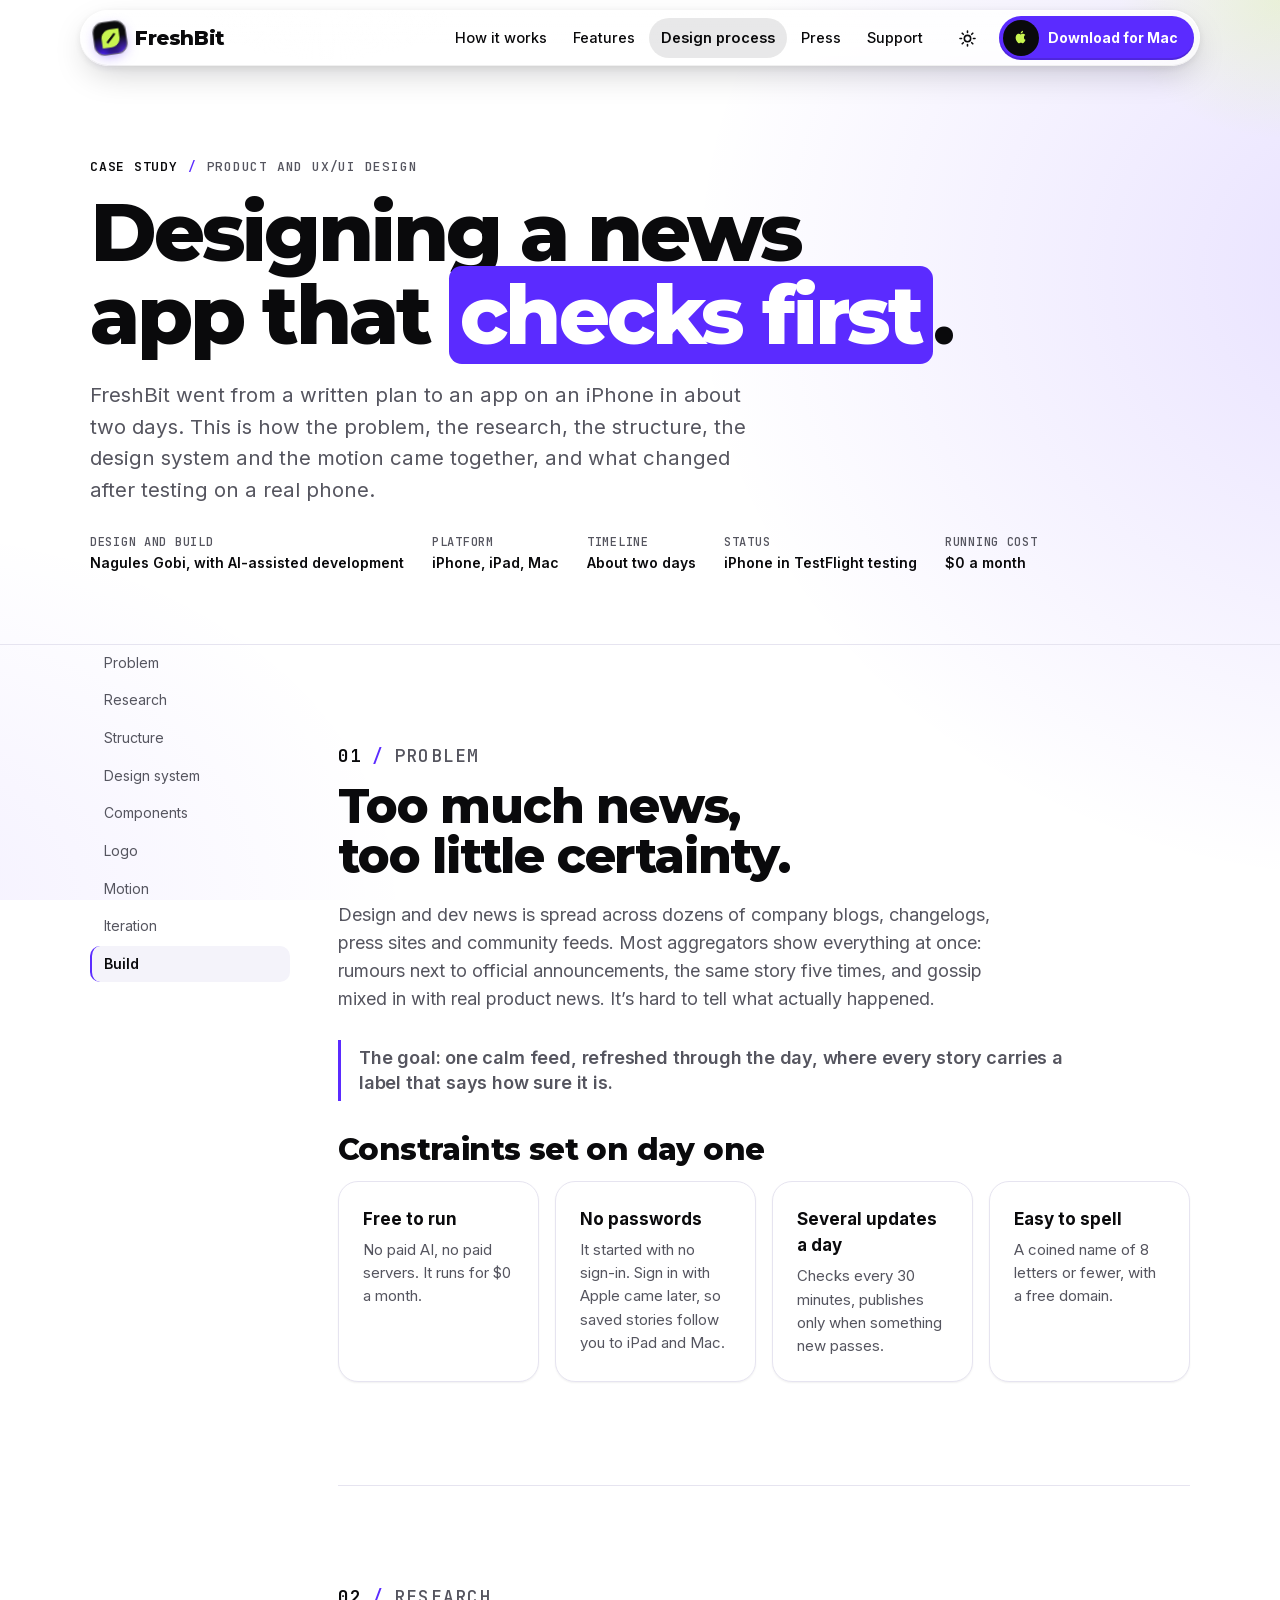
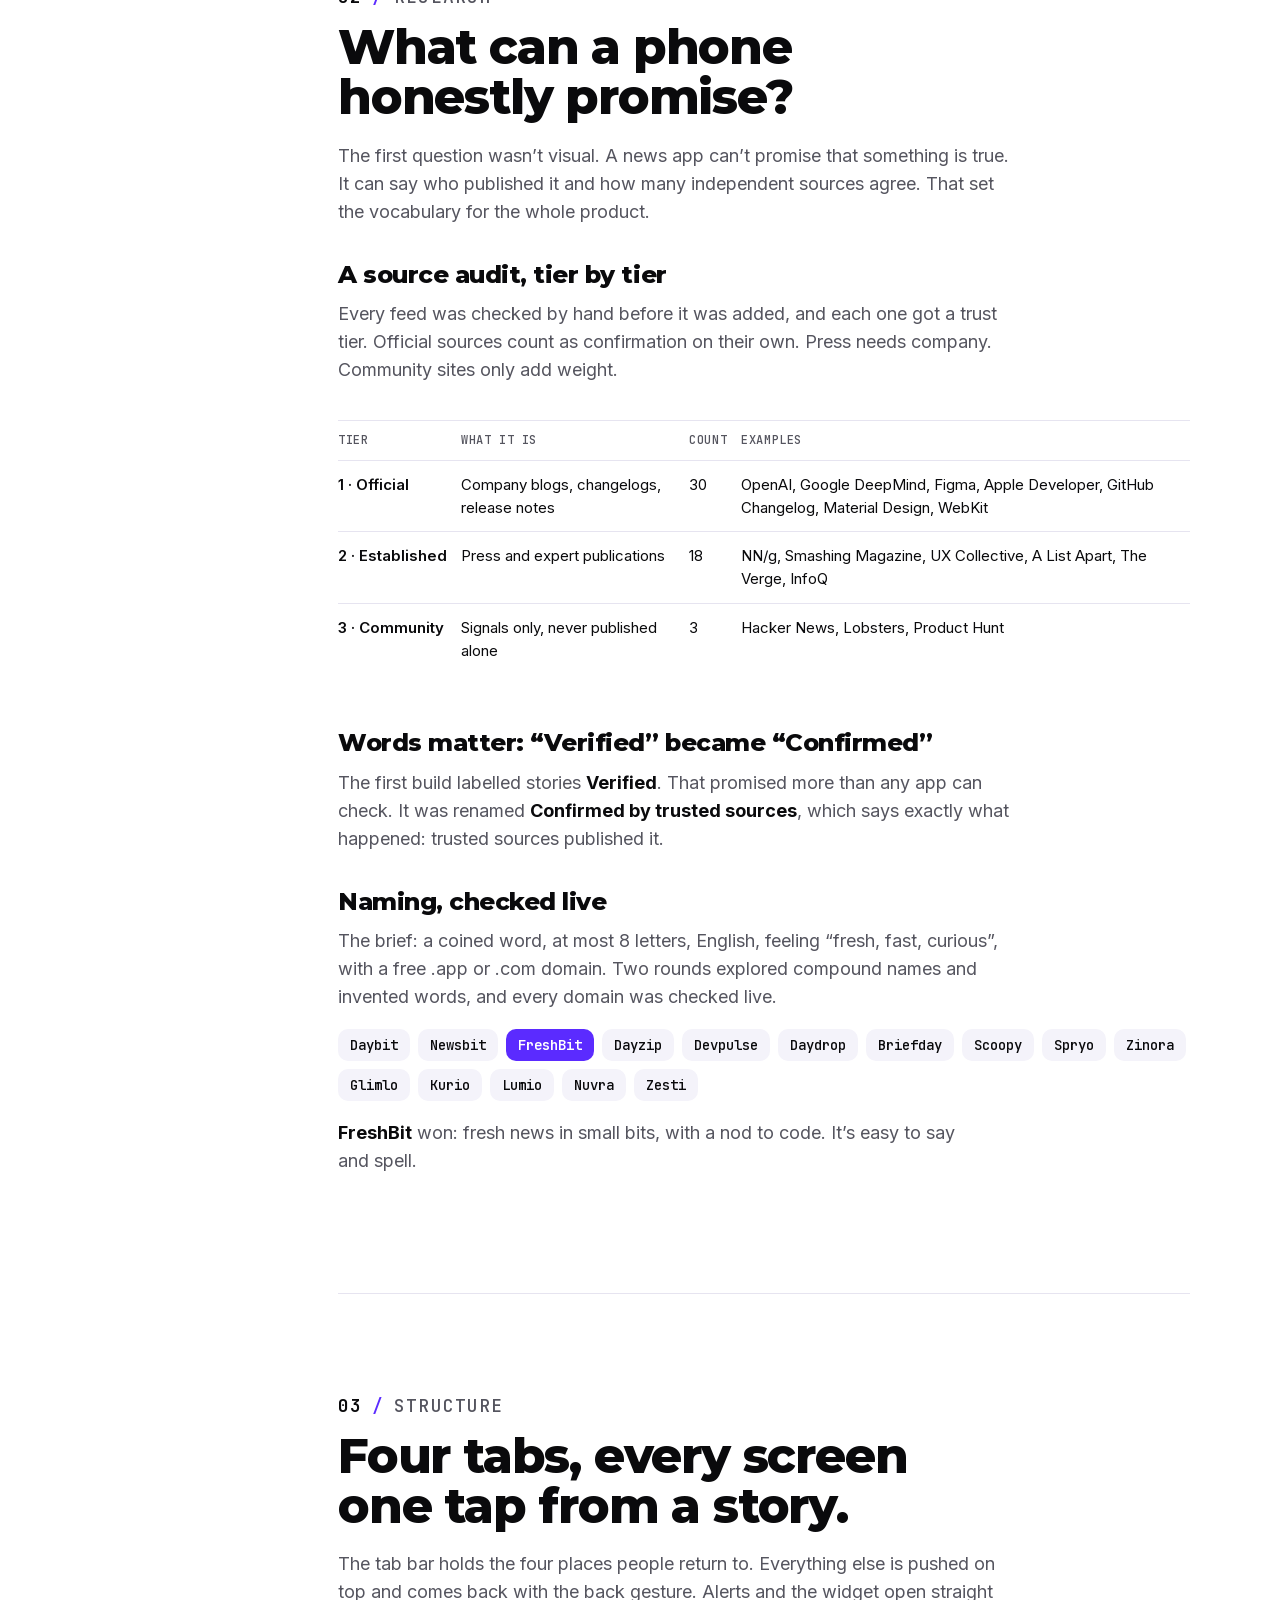
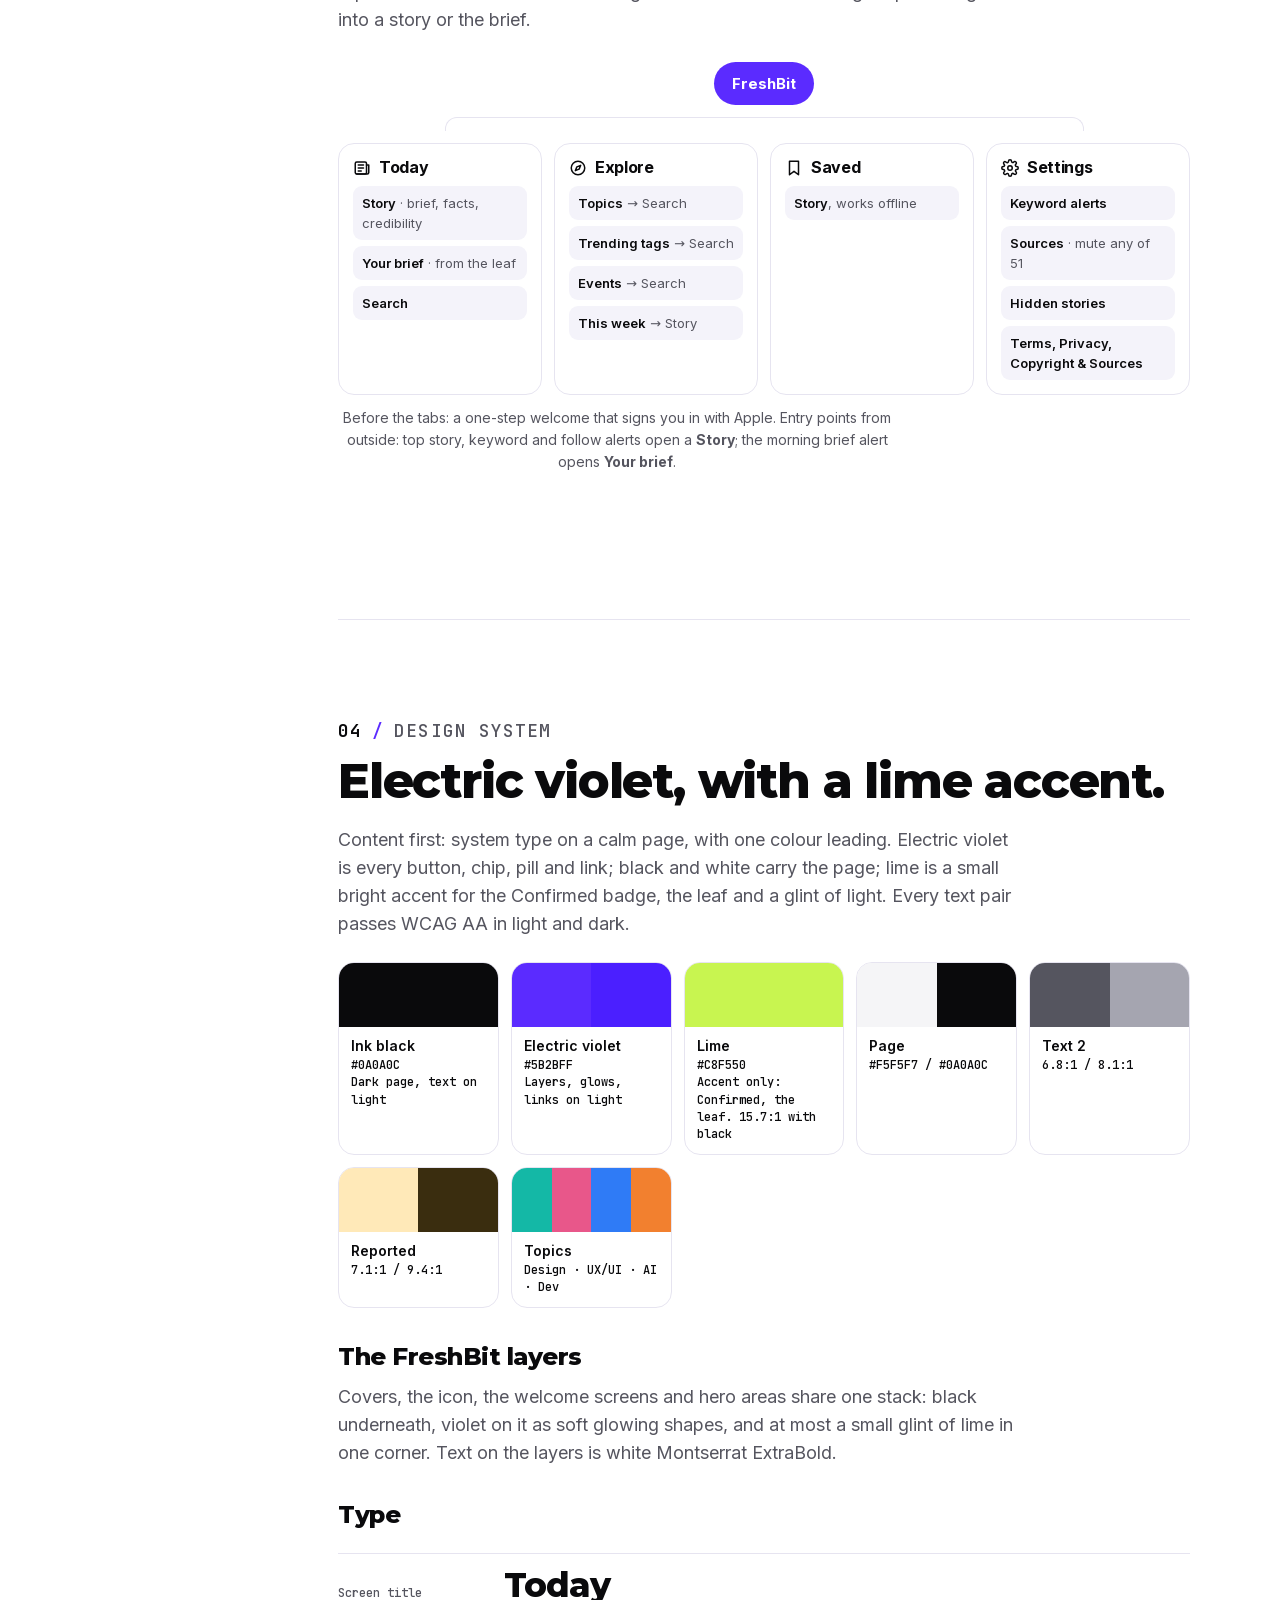
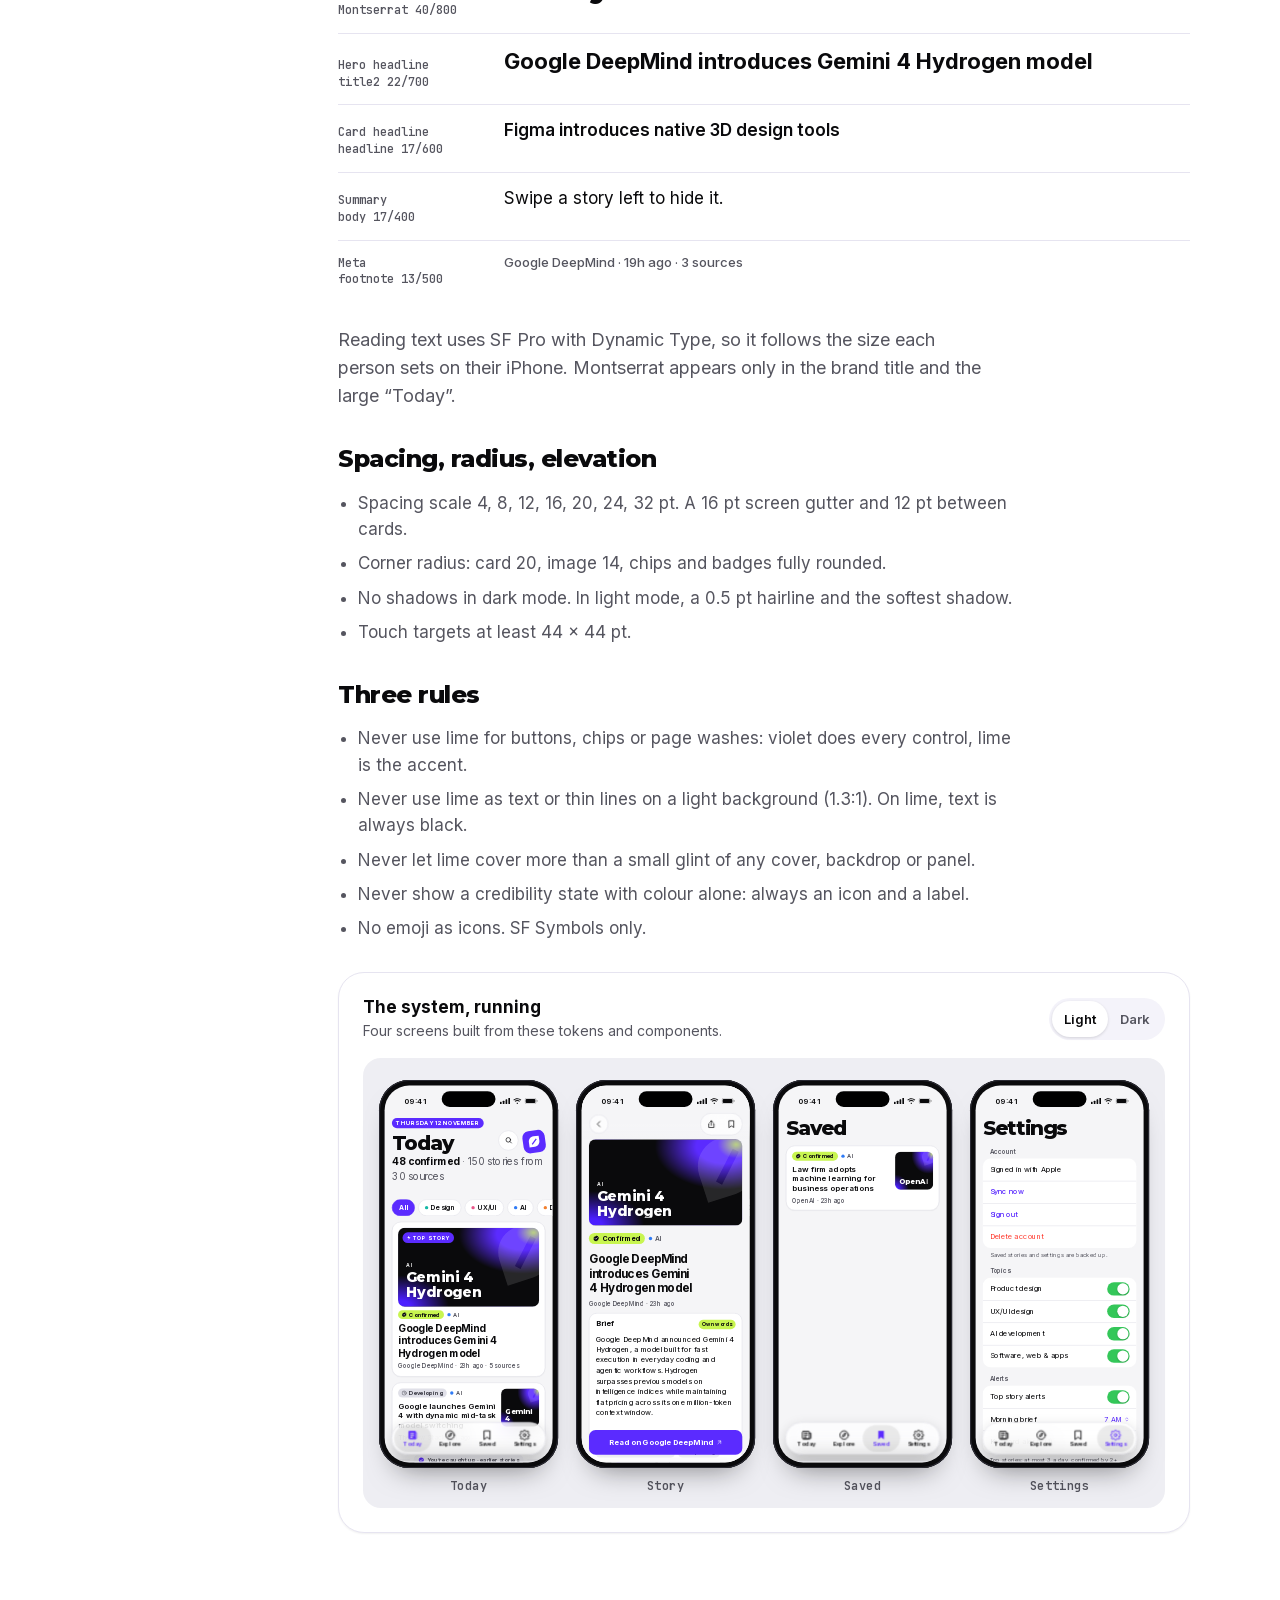
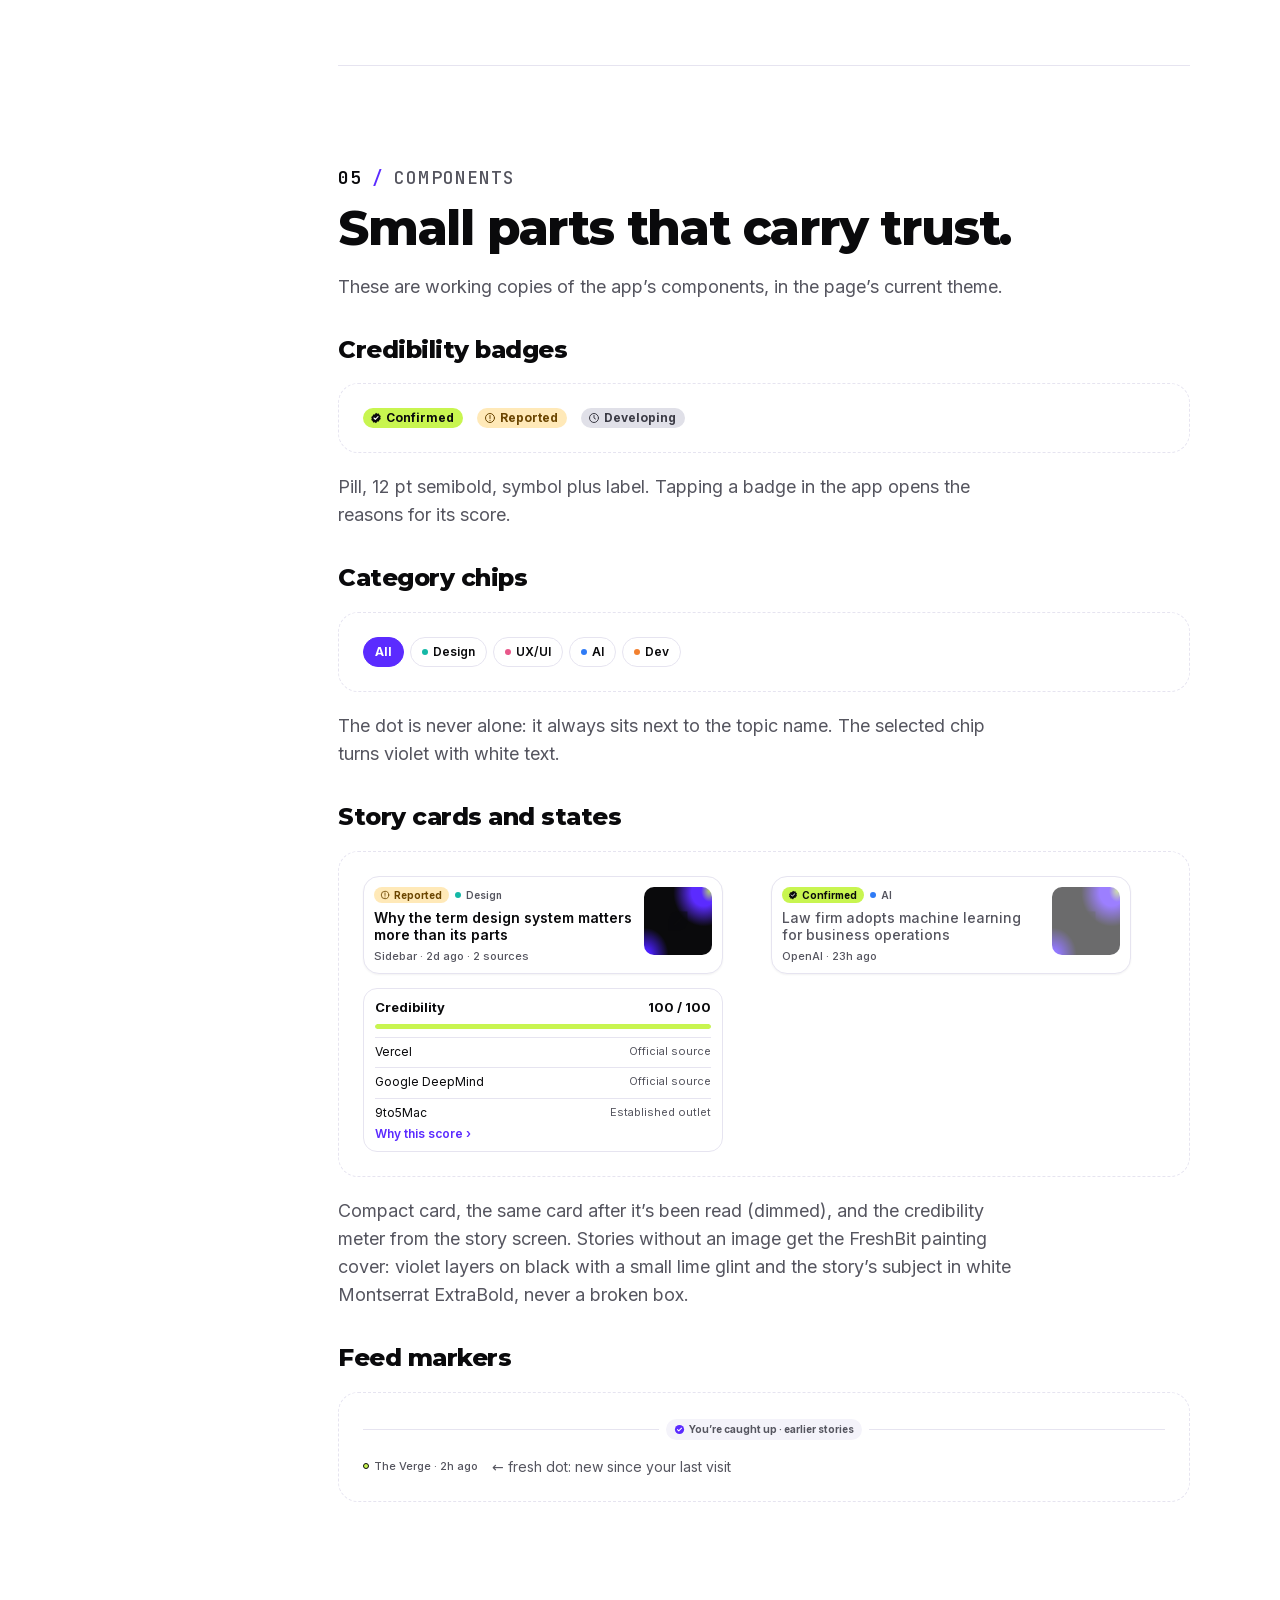
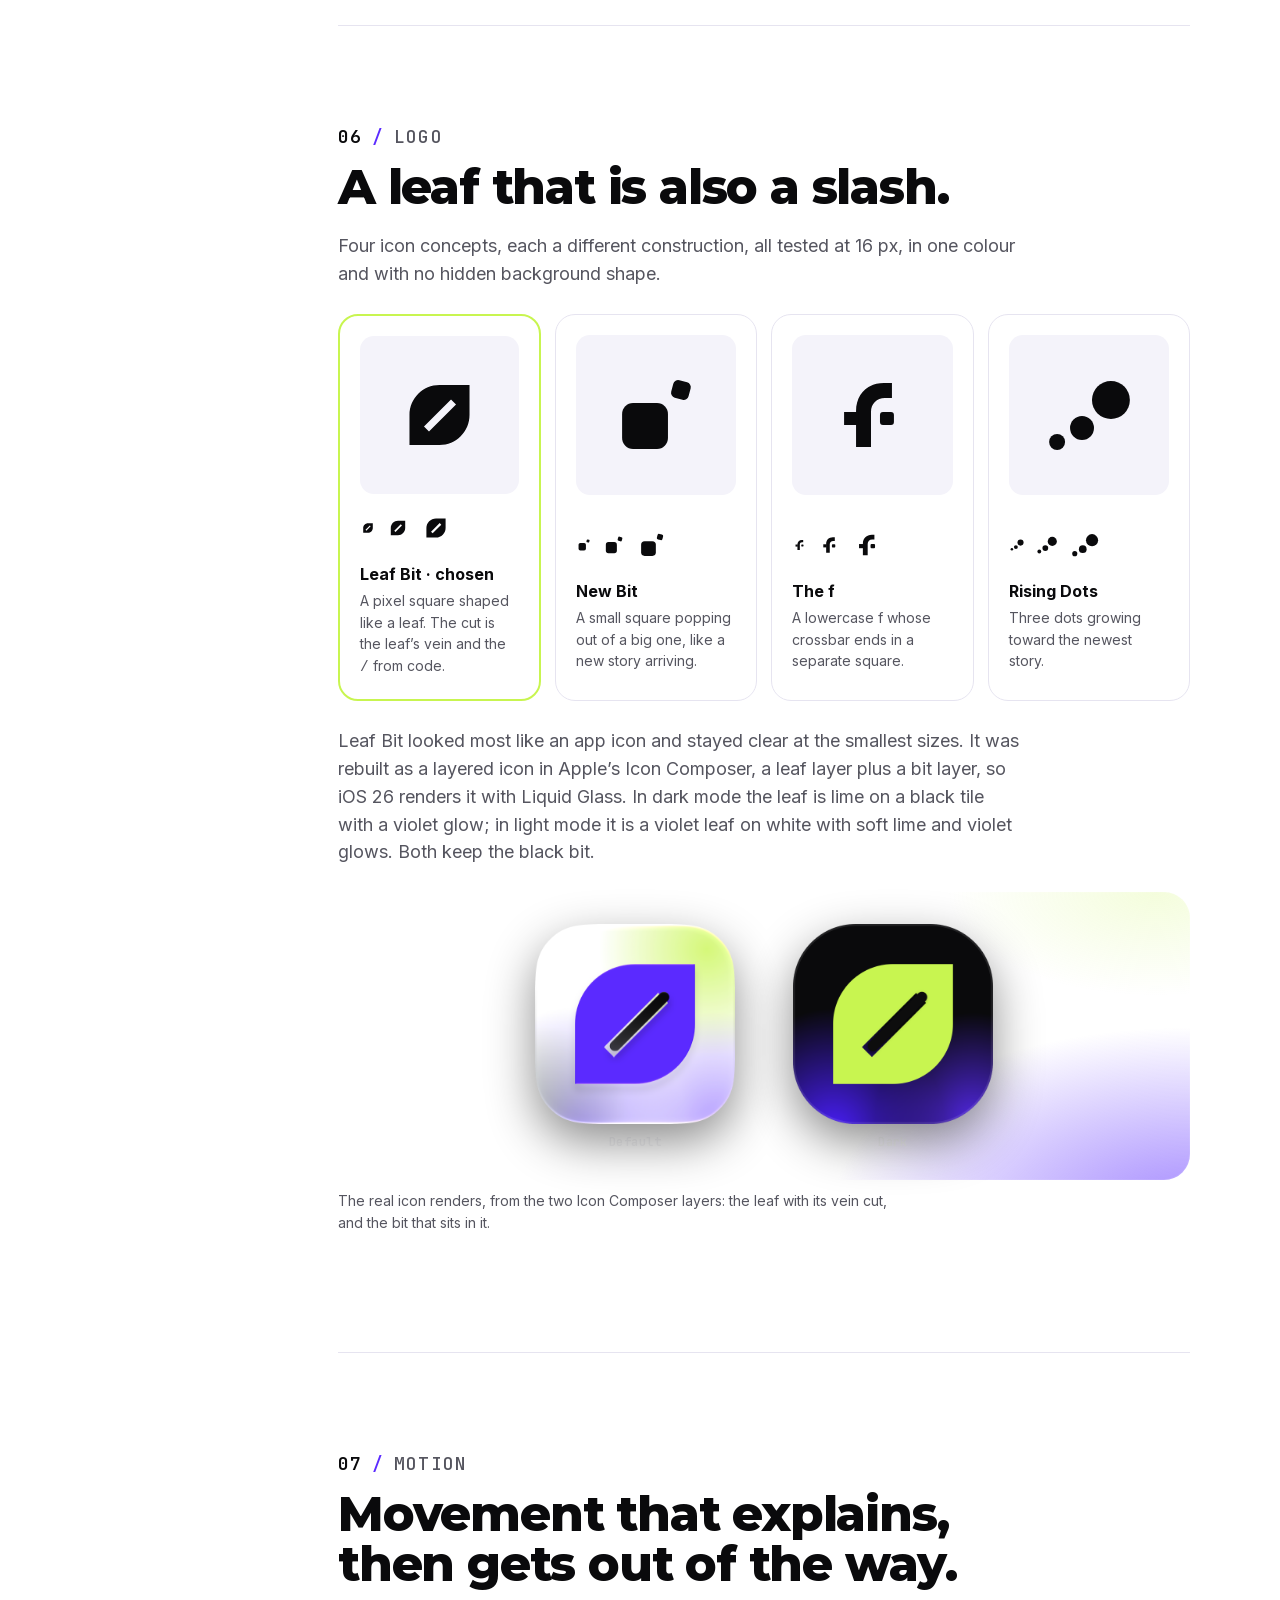
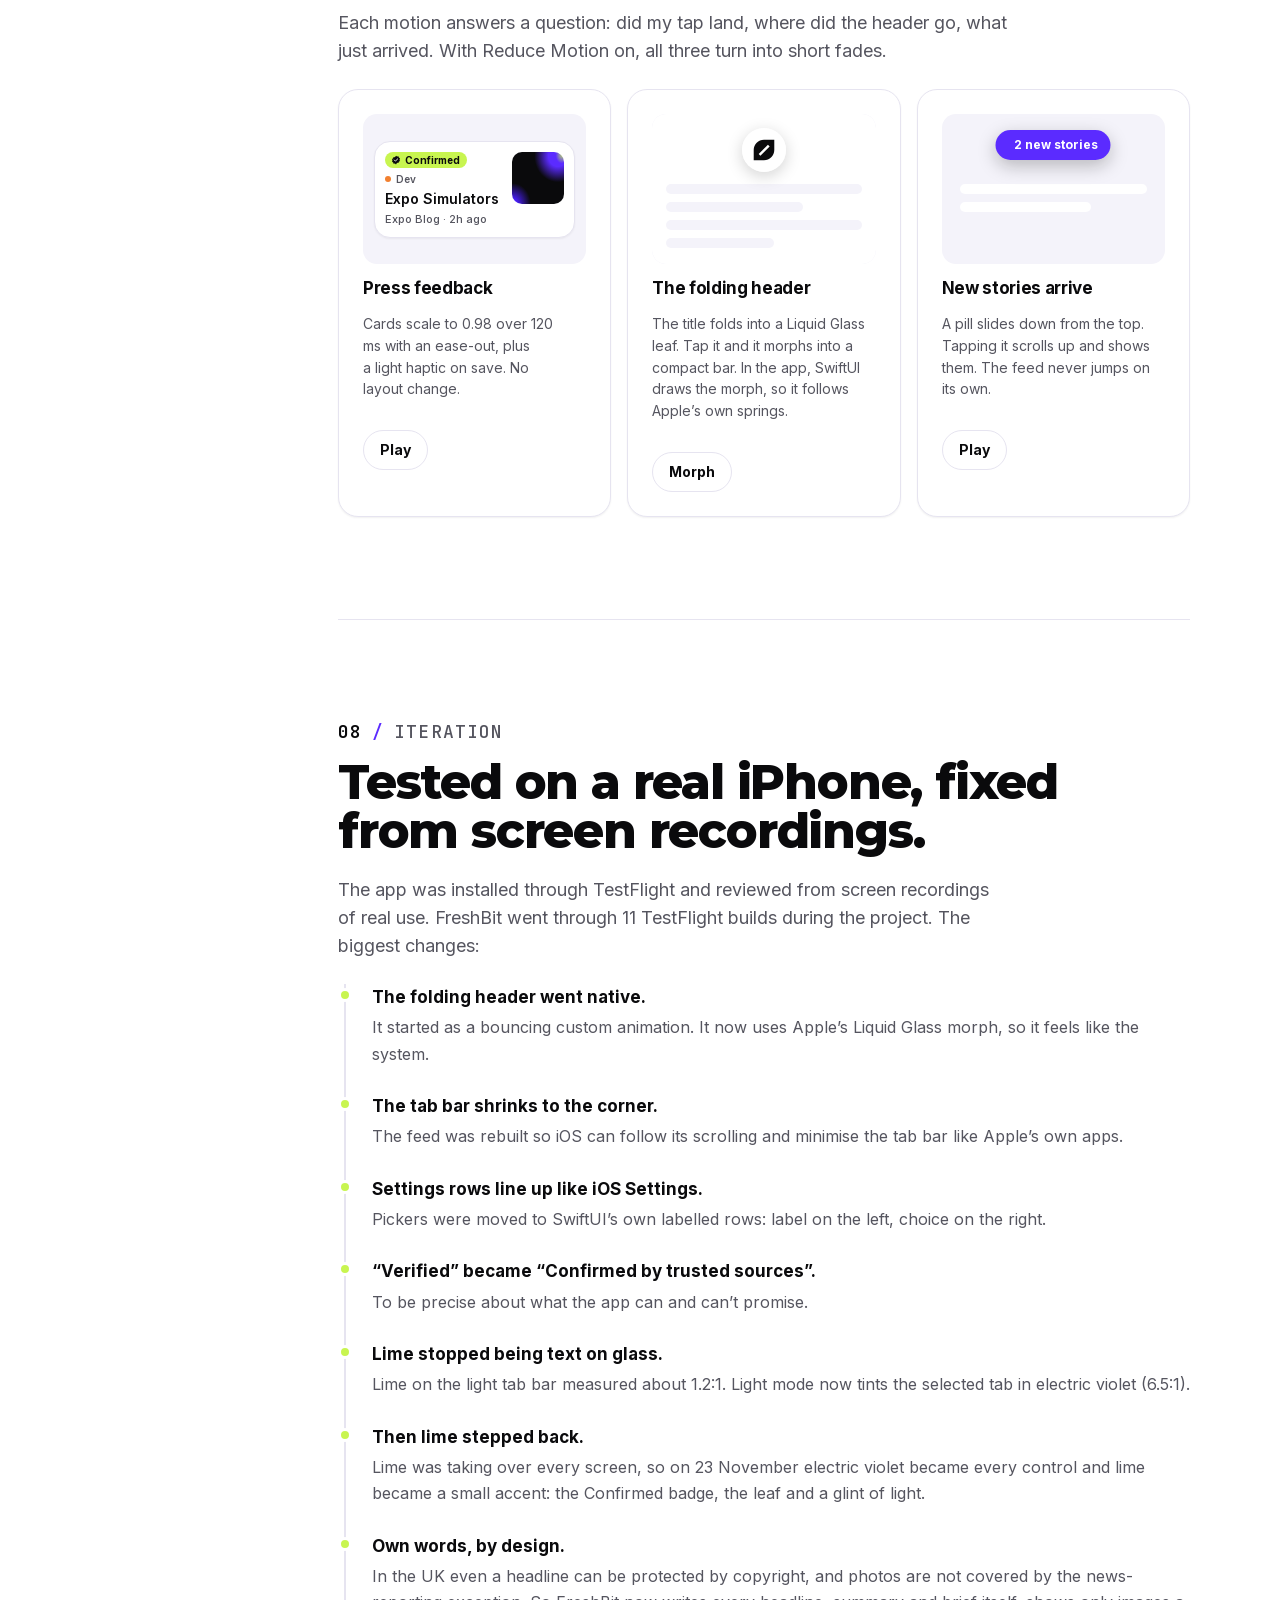
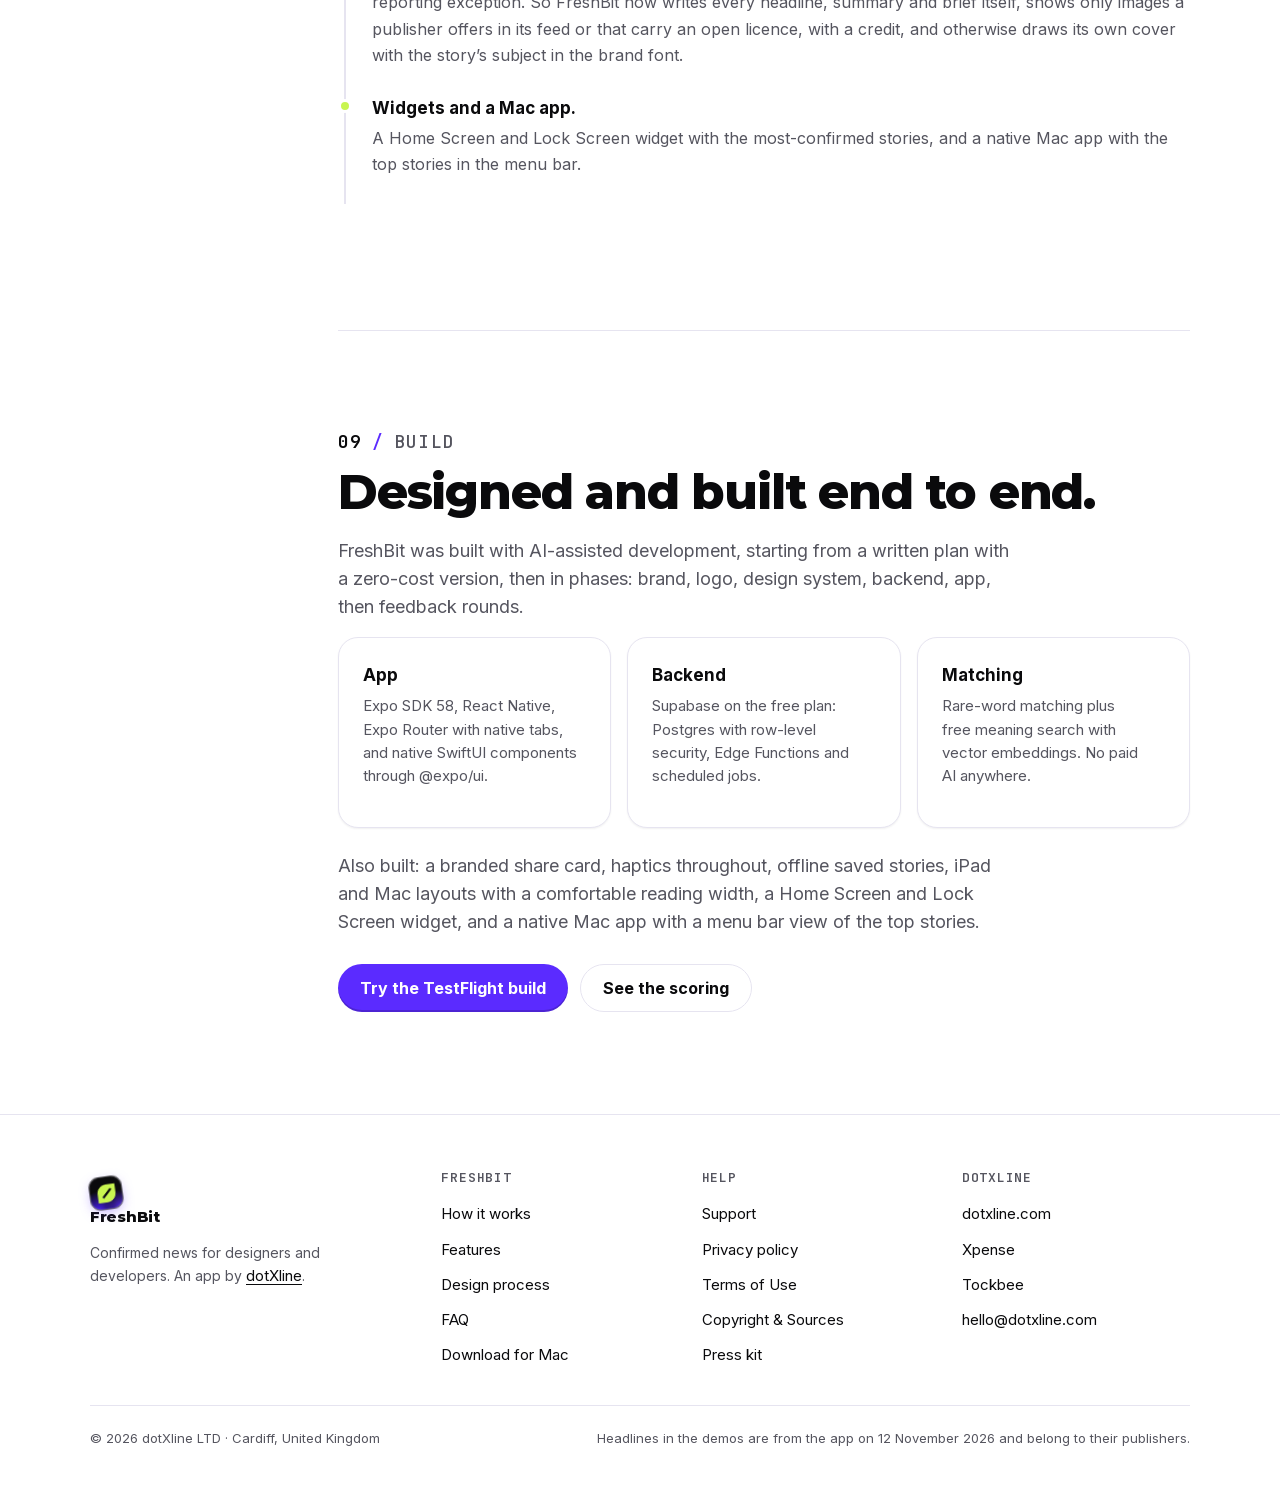
<file: design.html>
<!doctype html>
<html lang="en">
<head>
<meta charset="utf-8">
<meta name="color-scheme" content="light dark">
<script>try{var t=localStorage.getItem("fb-theme");if(t==="light"||t==="dark"){document.documentElement.dataset.theme=t;document.querySelector('meta[name="color-scheme"]').content=t}}catch(e){}</script>
<meta name="viewport" content="width=device-width,initial-scale=1">
<title>Designing FreshBit · Design process</title>
<meta name="description" content="How FreshBit was designed: the problem, research, information architecture, design system, components, motion and the changes made from testing on a real iPhone.">
<link rel="canonical" href="https://freshbit.dotxline.com/design.html">
<meta property="og:title" content="Designing FreshBit">
<meta property="og:description" content="Problem, research, IA, design system, components and motion behind FreshBit, a news app that checks before it publishes.">
<meta property="og:image" content="https://freshbit.dotxline.com/assets/press/screens/freshbit-showcase-dark.jpg">
<link rel="icon" href="favicon.ico" sizes="48x48"><link rel="icon" href="favicon.svg" type="image/svg+xml"><link rel="apple-touch-icon" href="apple-touch-icon.png"><link rel="manifest" href="site.webmanifest">
<link rel="preload" href="assets/fonts/inter-latin.woff2" as="font" type="font/woff2" crossorigin><link rel="preload" href="assets/fonts/montserrat-latin.woff2" as="font" type="font/woff2" crossorigin>
<link rel="stylesheet" href="assets/fb.css?v=35">
<script src="assets/fb.js?v=26" defer></script>
<script type="application/ld+json">{"@context":"https://schema.org","@type":"Article","headline":"Designing FreshBit · Design process","description":"How FreshBit was designed: the problem, research, information architecture, design system, components, motion and the changes made from testing on a real iPhone.","url":"https://freshbit.dotxline.com/design.html","image":"https://freshbit.dotxline.com/assets/press/screens/freshbit-showcase-dark.jpg","dateModified":"2026-11-24","publisher":{"@type":"Organization","name":"dotXline LTD","url":"https://dotxline.com"},"about":{"@id":"https://freshbit.dotxline.com/#ios"}}</script>
</head>
<body>
<a class="skip" href="#main">Skip to content</a>
<header class="top">
  <div class="wrap">
    <a class="brand" href="./" aria-label="FreshBit home"><span class="tile"><svg viewBox="15 15 70 70" aria-hidden="true"><path fill="#0A0A0C" fill-rule="evenodd" d="M50 20H80V50C80 66.6 66.6 80 50 80H20V50C20 33.4 33.4 20 50 20ZM34.5 61.5L61.5 34.5L66.5 39.5L39.5 66.5Z"/><path class="bit" d="M38.28 62.7L62.7 38.28" transform="translate(1.76 -1.76)" fill="none" stroke="#0A0A0C" stroke-width="5.27" stroke-linecap="round"/></svg></span>FreshBit</a>
    <nav class="nav" id="nav" aria-label="Main">
      <a href="./#how">How it works</a>
      <a href="./#features">Features</a>
      <a href="design.html" aria-current="page">Design process</a>
      <a href="press.html">Press</a>
      <a href="support.html">Support</a>
    </nav>
    <button class="icon-btn theme-btn" type="button" aria-label="Switch colour theme"><svg class="sun" viewBox="0 0 24 24" fill="none" stroke="currentColor" stroke-width="2" stroke-linecap="round"><circle cx="12" cy="12" r="4"/><path d="M12 2.5v2M12 19.5v2M2.5 12h2M19.5 12h2M5.3 5.3l1.4 1.4M17.3 17.3l1.4 1.4M5.3 18.7l1.4-1.4M17.3 6.7l1.4-1.4"/></svg><svg class="moon" viewBox="0 0 24 24" fill="none" stroke="currentColor" stroke-width="2" stroke-linecap="round" stroke-linejoin="round"><path d="M20 14.5A8 8 0 0 1 9.5 4 8 8 0 1 0 20 14.5z"/></svg></button>
    <button class="icon-btn menu-btn" type="button" aria-expanded="false" aria-controls="nav" aria-label="Menu"><svg viewBox="0 0 24 24" fill="none" stroke="currentColor" stroke-width="2" stroke-linecap="round"><path d="M4 8h16M4 16h16"/></svg></button>
    <a class="mac-btn sm" href="https://github.com/NagulesGobi/freshbit-website/releases/latest/download/FreshBit.dmg" data-mac data-mac-href aria-label="Download for Mac"><span class="apple"><svg viewBox="0 0 24 24" fill="currentColor" aria-hidden="true"><path d="M16.4 12.6c0-2.4 2-3.5 2-3.6-1.1-1.6-2.8-1.8-3.4-1.8-1.4-.1-2.8.9-3.5.9s-1.8-.9-3-.8c-1.5 0-3 .9-3.8 2.3-1.6 2.8-.4 7 1.2 9.3.8 1.1 1.7 2.4 2.9 2.3 1.2 0 1.6-.7 3-.7s1.8.7 3 .7c1.3 0 2.1-1.1 2.8-2.3.9-1.3 1.3-2.6 1.3-2.6s-2.5-1-2.5-3.7zM14.1 5.6c.6-.8 1.1-1.9 1-3-.9 0-2.1.6-2.7 1.4-.6.7-1.1 1.8-1 2.9 1 .1 2.1-.5 2.7-1.3z"/></svg></span><span class="t"><b>Download for Mac</b></span></a><a data-mac-fallback class="btn lime small" href="./#test">Join the test</a>
  </div>
</header>

<main id="main">
<section class="page-hero">
  <div class="wrap">
    <p class="eyebrow"><b>Case study</b><i>/</i>Product and UX/UI design</p>
    <h1>Designing a news app that <span class="hl">checks first</span>.</h1>
    <p class="lede">FreshBit went from a written plan to an app on an iPhone in about two days. This is how the problem, the research, the structure, the design system and the motion came together, and what changed after testing on a real phone.</p>
    <dl class="meta-row">
      <div><dt>Design and build</dt><dd>Nagules Gobi, with AI-assisted development</dd></div>
      <div><dt>Platform</dt><dd>iPhone, iPad, Mac</dd></div>
      <div><dt>Timeline</dt><dd>About two days</dd></div>
      <div><dt>Status</dt><dd>iPhone in TestFlight testing</dd></div>
      <div><dt>Running cost</dt><dd>$0 a month</dd></div>
    </dl>
  </div>
</section>

<div class="wrap cs-grid">
  <nav class="toc" aria-label="On this page">
    <a href="#problem">Problem</a><a href="#research">Research</a><a href="#ia">Structure</a><a href="#system">Design system</a><a href="#components">Components</a><a href="#brand">Logo</a><a href="#motion">Motion</a><a href="#iteration">Iteration</a><a href="#build">Build</a>
  </nav>
  <div>
    <section class="chapter" id="problem">
      <p class="eyebrow"><b>01</b><i>/</i>Problem</p>
      <h2>Too much news, too little certainty.</h2>
      <p>Design and dev news is spread across dozens of company blogs, changelogs, press sites and community feeds. Most aggregators show everything at once: rumours next to official announcements, the same story five times, and gossip mixed in with real product news. It’s hard to tell what actually happened.</p>
      <p class="callout">The goal: one calm feed, refreshed through the day, where every story carries a label that says how sure it is.</p>
      <h3 style="margin:32px 0 14px">Constraints set on day one</h3>
      <div class="grid4">
        <div class="card"><b>Free to run</b><p class="muted" style="font-size:15px;margin-top:6px">No paid AI, no paid servers. It runs for $0 a month.</p></div>
        <div class="card"><b>No passwords</b><p class="muted" style="font-size:15px;margin-top:6px">It started with no sign-in. Sign in with Apple came later, so saved stories follow you to iPad and Mac.</p></div>
        <div class="card"><b>Several updates a day</b><p class="muted" style="font-size:15px;margin-top:6px">Checks every 30 minutes, publishes only when something new passes.</p></div>
        <div class="card"><b>Easy to spell</b><p class="muted" style="font-size:15px;margin-top:6px">A coined name of 8 letters or fewer, with a free domain.</p></div>
      </div>
    </section>

    <section class="chapter prose" id="research">
      <p class="eyebrow"><b>02</b><i>/</i>Research</p>
      <h2>What can a phone honestly promise?</h2>
      <p>The first question wasn’t visual. A news app can’t promise that something is true. It can say who published it and how many independent sources agree. That set the vocabulary for the whole product.</p>
      <h3>A source audit, tier by tier</h3>
      <p>Every feed was checked by hand before it was added, and each one got a trust tier. Official sources count as confirmation on their own. Press needs company. Community sites only add weight.</p>
      <div class="table-wrap"><table class="table">
        <thead><tr><th>Tier</th><th>What it is</th><th>Count</th><th>Examples</th></tr></thead>
        <tbody>
          <tr><td>1 · Official</td><td>Company blogs, changelogs, release notes</td><td>30</td><td>OpenAI, Google DeepMind, Figma, Apple Developer, GitHub Changelog, Material Design, WebKit</td></tr>
          <tr><td>2 · Established</td><td>Press and expert publications</td><td>18</td><td>NN/g, Smashing Magazine, UX Collective, A List Apart, The Verge, InfoQ</td></tr>
          <tr><td>3 · Community</td><td>Signals only, never published alone</td><td>3</td><td>Hacker News, Lobsters, Product Hunt</td></tr>
        </tbody>
      </table></div>
      <h3>Words matter: “Verified” became “Confirmed”</h3>
      <p>The first build labelled stories <strong>Verified</strong>. That promised more than any app can check. It was renamed <strong>Confirmed by trusted sources</strong>, which says exactly what happened: trusted sources published it.</p>
      <h3>Naming, checked live</h3>
      <p>The brief: a coined word, at most 8 letters, English, feeling “fresh, fast, curious”, with a free .app or .com domain. Two rounds explored compound names and invented words, and every domain was checked live.</p>
      <div class="names" aria-label="Names explored">
        <span>Daybit</span><span>Newsbit</span><span class="pick">FreshBit</span><span>Dayzip</span><span>Devpulse</span><span>Daydrop</span><span>Briefday</span><span>Scoopy</span><span>Spryo</span><span>Zinora</span><span>Glimlo</span><span>Kurio</span><span>Lumio</span><span>Nuvra</span><span>Zesti</span>
      </div>
      <p><strong>FreshBit</strong> won: fresh news in small bits, with a nod to code. It’s easy to say and spell.</p>
    </section>

    <section class="chapter prose" id="ia">
      <p class="eyebrow"><b>03</b><i>/</i>Structure</p>
      <h2>Four tabs, every screen one tap from a story.</h2>
      <p>The tab bar holds the four places people return to. Everything else is pushed on top and comes back with the back gesture. Alerts and the widget open straight into a story or the brief.</p>
      <div class="ia" role="img" aria-label="FreshBit structure: Today, Explore, Saved and Settings tabs, each with the screens it opens.">
        <span class="ia-root">FreshBit</span>
        <div class="ia-bus" aria-hidden="true"></div>
        <div class="ia-tabs">
          <div class="ia-node"><h3><span data-ico="news"></span>Today</h3><ul><li><b>Story</b> · brief, facts, credibility</li><li><b>Your brief</b> · from the leaf</li><li><b>Search</b></li></ul></div>
          <div class="ia-node"><h3><span data-ico="compass"></span>Explore</h3><ul><li><b>Topics</b> → Search</li><li><b>Trending tags</b> → Search</li><li><b>Events</b> → Search</li><li><b>This week</b> → Story</li></ul></div>
          <div class="ia-node"><h3><span data-ico="bm"></span>Saved</h3><ul><li><b>Story</b>, works offline</li></ul></div>
          <div class="ia-node"><h3><span data-ico="gear"></span>Settings</h3><ul><li><b>Keyword alerts</b></li><li><b>Sources</b> · mute any of 51</li><li><b>Hidden stories</b></li><li><b>Terms, Privacy, Copyright &amp; Sources</b></li></ul></div>
        </div>
        <p class="muted" style="font-size:14px;text-align:center">Before the tabs: a one-step welcome that signs you in with Apple. Entry points from outside: top story, keyword and follow alerts open a <b>Story</b>; the morning brief alert opens <b>Your brief</b>.</p>
      </div>
    </section>

    <section class="chapter prose" id="system">
      <p class="eyebrow"><b>04</b><i>/</i>Design system</p>
      <h2>Electric violet, with a lime accent.</h2>
      <p>Content first: system type on a calm page, with one colour leading. Electric violet is every button, chip, pill and link; black and white carry the page; lime is a small bright accent for the Confirmed badge, the leaf and a glint of light. Every text pair passes WCAG AA in light and dark.</p>
      <div class="tokens">
        <div class="token"><i><u style="background:#0A0A0C"></u></i><div><b>Ink black</b>#0A0A0C<br>Dark page, text on light</div></div>
        <div class="token"><i><u style="background:#5B2BFF"></u><u style="background:#4B1FFF"></u></i><div><b>Electric violet</b>#5B2BFF<br>Layers, glows, links on light</div></div>
        <div class="token"><i><u style="background:#C8F550"></u></i><div><b>Lime</b>#C8F550<br>Accent only: Confirmed, the leaf. 15.7:1 with black</div></div>
        <div class="token"><i><u style="background:#F5F5F7"></u><u style="background:#0A0A0C"></u></i><div><b>Page</b>#F5F5F7 / #0A0A0C</div></div>
        <div class="token"><i><u style="background:#55555F"></u><u style="background:#A5A5B0"></u></i><div><b>Text 2</b>6.8:1 / 8.1:1</div></div>
        <div class="token"><i><u style="background:#FFE9B8"></u><u style="background:#3A2D0F"></u></i><div><b>Reported</b>7.1:1 / 9.4:1</div></div>
        <div class="token"><i><u style="background:#14B8A6"></u><u style="background:#E8578A"></u><u style="background:#2F7BF6"></u><u style="background:#F2802F"></u></i><div><b>Topics</b>Design · UX/UI · AI · Dev</div></div>
      </div>
      <h3>The FreshBit layers</h3>
      <p>Covers, the icon, the welcome screens and hero areas share one stack: black underneath, violet on it as soft glowing shapes, and at most a small glint of lime in one corner. Text on the layers is white Montserrat ExtraBold.</p>
      <h3>Type</h3>
      <div class="type-scale">
        <div><small>Screen title<br>Montserrat 40/800</small><span style="font:800 34px/1 var(--display);letter-spacing:-.03em">Today</span></div>
        <div><small>Hero headline<br>title2 22/700</small><span style="font:700 22px/1.2 var(--sys)">Google DeepMind introduces Gemini 4 Hydrogen model</span></div>
        <div><small>Card headline<br>headline 17/600</small><span style="font:600 17px/1.3 var(--sys)">Figma introduces native 3D design tools</span></div>
        <div><small>Summary<br>body 17/400</small><span style="font:400 17px/1.4 var(--sys)">Swipe a story left to hide it.</span></div>
        <div><small>Meta<br>footnote 13/500</small><span style="font:500 13px/1 var(--sys);color:var(--text2)">Google DeepMind · 19h ago · 3 sources</span></div>
      </div>
      <p>Reading text uses SF Pro with Dynamic Type, so it follows the size each person sets on their iPhone. Montserrat appears only in the brand title and the large “Today”.</p>
      <h3>Spacing, radius, elevation</h3>
      <ul>
        <li>Spacing scale 4, 8, 12, 16, 20, 24, 32 pt. A 16 pt screen gutter and 12 pt between cards.</li>
        <li>Corner radius: card 20, image 14, chips and badges fully rounded.</li>
        <li>No shadows in dark mode. In light mode, a 0.5 pt hairline and the softest shadow.</li>
        <li>Touch targets at least 44 × 44 pt.</li>
      </ul>
      <h3>Three rules</h3>
      <ul>
        <li>Never use lime for buttons, chips or page washes: violet does every control, lime is the accent.</li>
        <li>Never use lime as text or thin lines on a light background (1.3:1). On lime, text is always black.</li>
        <li>Never let lime cover more than a small glint of any cover, backdrop or panel.</li>
        <li>Never show a credibility state with colour alone: always an icon and a label.</li>
        <li>No emoji as icons. SF Symbols only.</li>
      </ul>
      <div class="sheet">
        <div class="sheet-head"><div><b>The system, running</b><span>Four screens built from these tokens and components.</span></div><span class="seg" data-scheme-switch="#sheet-phones" role="group" aria-label="Appearance"><button type="button" data-set="light" aria-pressed="true">Light</button><button type="button" data-set="dark" aria-pressed="false">Dark</button></span></div>
        <div class="sheet-phones" id="sheet-phones" data-set="light"><figure><div class="mini"><div class="phone static" data-phone data-screen="today" data-scheme="light" aria-label="FreshBit Today screen"></div></div><figcaption>Today</figcaption></figure><figure><div class="mini"><div class="phone static" data-phone data-screen="story" data-scheme="light" data-story="547" aria-label="FreshBit Story screen"></div></div><figcaption>Story</figcaption></figure><figure><div class="mini"><div class="phone static" data-phone data-screen="saved" data-scheme="light" aria-label="FreshBit Saved screen"></div></div><figcaption>Saved</figcaption></figure><figure><div class="mini"><div class="phone static" data-phone data-screen="settings" data-scheme="light" aria-label="FreshBit Settings screen"></div></div><figcaption>Settings</figcaption></figure></div>
      </div>
    </section>

    <section class="chapter prose ptok" id="components">
      <p class="eyebrow"><b>05</b><i>/</i>Components</p>
      <h2>Small parts that carry trust.</h2>
      <p>These are working copies of the app’s components, in the page’s current theme.</p>
      <h3>Credibility badges</h3>
      <div class="gallery" data-gal="badges"></div>
      <p>Pill, 12 pt semibold, symbol plus label. Tapping a badge in the app opens the reasons for its score.</p>
      <h3>Category chips</h3>
      <div class="gallery"><div class="p-chips" style="margin:0;padding:0;flex-wrap:wrap"><button type="button" class="p-chip" aria-pressed="true">All</button><button type="button" class="p-chip" style="--dot:#14B8A6" aria-pressed="false"><i></i>Design</button><button type="button" class="p-chip" style="--dot:#E8578A" aria-pressed="false"><i></i>UX/UI</button><button type="button" class="p-chip" style="--dot:#2F7BF6" aria-pressed="false"><i></i>AI</button><button type="button" class="p-chip" style="--dot:#F2802F" aria-pressed="false"><i></i>Dev</button></div></div>
      <p>The dot is never alone: it always sits next to the topic name. The selected chip turns violet with white text.</p>
      <h3>Story cards and states</h3>
      <div class="gallery" data-gal="cards" style="display:grid;grid-template-columns:repeat(auto-fit,minmax(min(100%,280px),1fr))"></div>
      <p>Compact card, the same card after it’s been read (dimmed), and the credibility meter from the story screen. Stories without an image get the FreshBit painting cover: violet layers on black with a small lime glint and the story’s subject in white Montserrat ExtraBold, never a broken box.</p>
      <h3>Feed markers</h3>
      <div class="gallery" style="display:grid;gap:14px">
        <div class="p-caught" style="width:100%"><span data-ico="checkCircle">You’re caught up · earlier stories</span></div>
        <div style="display:flex;gap:14px;align-items:center;flex-wrap:wrap"><span class="p-src"><span class="fresh"></span>The Verge · 2h ago</span><span class="muted" style="font-size:14px">← fresh dot: new since your last visit</span></div>
      </div>
    </section>

    <section class="chapter prose" id="brand">
      <p class="eyebrow"><b>06</b><i>/</i>Logo</p>
      <h2>A leaf that is also a slash.</h2>
      <p>Four icon concepts, each a different construction, all tested at 16 px, in one colour and with no hidden background shape.</p>
      <div class="concepts">
        <figure class="pick"><div class="art"><img src="assets/img/concept-1.svg" alt="" width="100" height="100"></div><div class="sizes"><img src="assets/img/concept-1.svg" alt="" width="40" height="40"><img src="assets/img/concept-1.svg" alt="" width="40" height="40"><img src="assets/img/concept-1.svg" alt="" width="40" height="40"></div><figcaption><b>Leaf Bit · chosen</b>A pixel square shaped like a leaf. The cut is the leaf’s vein and the <code>/</code> from code.</figcaption></figure>
        <figure><div class="art"><img src="assets/img/concept-2.svg" alt="" width="100" height="100"></div><div class="sizes"><img src="assets/img/concept-2.svg" alt="" width="40" height="40"><img src="assets/img/concept-2.svg" alt="" width="40" height="40"><img src="assets/img/concept-2.svg" alt="" width="40" height="40"></div><figcaption><b>New Bit</b>A small square popping out of a big one, like a new story arriving.</figcaption></figure>
        <figure><div class="art"><img src="assets/img/concept-3.svg" alt="" width="100" height="100"></div><div class="sizes"><img src="assets/img/concept-3.svg" alt="" width="40" height="40"><img src="assets/img/concept-3.svg" alt="" width="40" height="40"><img src="assets/img/concept-3.svg" alt="" width="40" height="40"></div><figcaption><b>The f</b>A lowercase f whose crossbar ends in a separate square.</figcaption></figure>
        <figure><div class="art"><img src="assets/img/concept-4.svg" alt="" width="100" height="100"></div><div class="sizes"><img src="assets/img/concept-4.svg" alt="" width="40" height="40"><img src="assets/img/concept-4.svg" alt="" width="40" height="40"><img src="assets/img/concept-4.svg" alt="" width="40" height="40"></div><figcaption><b>Rising Dots</b>Three dots growing toward the newest story.</figcaption></figure>
      </div>
      <p>Leaf Bit looked most like an app icon and stayed clear at the smallest sizes. It was rebuilt as a layered icon in Apple’s Icon Composer, a leaf layer plus a bit layer, so iOS 26 renders it with Liquid Glass. In dark mode the leaf is lime on a black tile with a violet glow; in light mode it is a violet leaf on white with soft lime and violet glows. Both keep the black bit.</p>
      <div class="icons"><figure class="ic"><img src="assets/press/freshbit-app-icon-light-1024.png?v=3" alt="FreshBit app icon, light: a violet leaf on white with soft lime and violet glows" width="220" height="220" loading="lazy"><figcaption>Default</figcaption></figure><figure class="ic"><img src="assets/press/freshbit-app-icon-dark-1024.png" alt="FreshBit app icon, dark appearance" width="220" height="220" loading="lazy"><figcaption>Dark</figcaption></figure></div>
      <p class="muted" style="font-size:14px;margin-top:-6px">The real icon renders, from the two Icon Composer layers: the leaf with its vein cut, and the bit that sits in it.</p>
    </section>

    <section class="chapter prose" id="motion">
      <p class="eyebrow"><b>07</b><i>/</i>Motion</p>
      <h2>Movement that explains, then gets out of the way.</h2>
      <p>Each motion answers a question: did my tap land, where did the header go, what just arrived. With Reduce Motion on, all three turn into short fades.</p>
      <div class="motion ptok">
        <div class="card" data-motion="press"><div class="stagebox"><div class="p-card row" data-target style="cursor:default"><span style="display:grid;gap:6px"><span class="meta-l" data-gal="b1"></span><span class="ht">Expo Simulators</span><span class="p-src">Expo Blog · 2h ago</span></span><span class="thumb" style="--a:#F2802F"></span></div></div><h3>Press feedback</h3><p>Cards scale to 0.98 over 120 ms with an ease-out, plus a light haptic on save. No layout change.</p><button class="btn ghost small replay" type="button">Play</button></div>
        <div class="card" data-motion="fold"><div class="stagebox" style="place-items:stretch"><div class="p-screen mini-screen folded" style="border-radius:14px"><div class="lines" aria-hidden="true"><i></i><i style="width:70%"></i><i></i><i style="width:55%"></i></div><button class="p-glassmark" type="button" aria-label="Show the bar" data-target onclick="this.parentNode.classList.add('pinned')"><svg viewBox="15 15 70 70" aria-hidden="true"><path fill-rule="evenodd" d="M50 20H80V50C80 66.6 66.6 80 50 80H20V50C20 33.4 33.4 20 50 20ZM34.5 61.5L61.5 34.5L66.5 39.5L39.5 66.5Z"/></svg></button><div class="p-bar"><div class="row1"><span class="m"><svg viewBox="15 15 70 70" aria-hidden="true"><path fill-rule="evenodd" d="M50 20H80V50C80 66.6 66.6 80 50 80H20V50C20 33.4 33.4 20 50 20ZM34.5 61.5L61.5 34.5L66.5 39.5L39.5 66.5Z"/><path class="bit" d="M38.28 62.7L62.7 38.28" transform="translate(1.76 -1.76)" fill="none" stroke="#0A0A0C" stroke-width="5.27" stroke-linecap="round"/></svg></span><div><b>Today</b><small>Thu 12 Nov · 48 confirmed</small></div></div></div></div></div><h3>The folding header</h3><p>The title folds into a Liquid Glass leaf. Tap it and it morphs into a compact bar. In the app, SwiftUI draws the morph, so it follows Apple’s own springs.</p><button class="btn ghost small replay" type="button">Morph</button></div>
        <div class="card" data-motion="pill"><div class="stagebox"><button class="p-newpill show" type="button" data-target tabindex="-1"><span data-ico="arrowUp"></span>2 new stories</button><div class="lines" style="position:absolute;inset:70px 18px 0;display:grid;gap:8px;align-content:start" aria-hidden="true"><i style="height:10px;border-radius:5px;background:var(--surface)"></i><i style="height:10px;border-radius:5px;background:var(--surface);width:70%"></i></div></div><h3>New stories arrive</h3><p>A pill slides down from the top. Tapping it scrolls up and shows them. The feed never jumps on its own.</p><button class="btn ghost small replay" type="button">Play</button></div>
      </div>
    </section>

    <section class="chapter prose" id="iteration">
      <p class="eyebrow"><b>08</b><i>/</i>Iteration</p>
      <h2>Tested on a real iPhone, fixed from screen recordings.</h2>
      <p>The app was installed through TestFlight and reviewed from screen recordings of real use. FreshBit went through 11 TestFlight builds during the project. The biggest changes:</p>
      <ol class="timeline">
        <li><b>The folding header went native.</b><span>It started as a bouncing custom animation. It now uses Apple’s Liquid Glass morph, so it feels like the system.</span></li>
        <li><b>The tab bar shrinks to the corner.</b><span>The feed was rebuilt so iOS can follow its scrolling and minimise the tab bar like Apple’s own apps.</span></li>
        <li><b>Settings rows line up like iOS Settings.</b><span>Pickers were moved to SwiftUI’s own labelled rows: label on the left, choice on the right.</span></li>
        <li><b>“Verified” became “Confirmed by trusted sources”.</b><span>To be precise about what the app can and can’t promise.</span></li>
        <li><b>Lime stopped being text on glass.</b><span>Lime on the light tab bar measured about 1.2:1. Light mode now tints the selected tab in electric violet (6.5:1).</span></li>
        <li><b>Then lime stepped back.</b><span>Lime was taking over every screen, so on 23 November electric violet became every control and lime became a small accent: the Confirmed badge, the leaf and a glint of light.</span></li>
        <li><b>Own words, by design.</b><span>In the UK even a headline can be protected by copyright, and photos are not covered by the news-reporting exception. So FreshBit now writes every headline, summary and brief itself, shows only images a publisher offers in its feed or that carry an open licence, with a credit, and otherwise draws its own cover with the story’s subject in the brand font.</span></li>
        <li><b>Widgets and a Mac app.</b><span>A Home Screen and Lock Screen widget with the most-confirmed stories, and a native Mac app with the top stories in the menu bar.</span></li>
      </ol>
    </section>

    <section class="chapter prose" id="build">
      <p class="eyebrow"><b>09</b><i>/</i>Build</p>
      <h2>Designed and built end to end.</h2>
      <p>FreshBit was built with AI-assisted development, starting from a written plan with a zero-cost version, then in phases: brand, logo, design system, backend, app, then feedback rounds.</p>
      <div class="grid3">
        <div class="card"><b>App</b><p class="muted" style="font-size:15px;margin-top:6px">Expo SDK 58, React Native, Expo Router with native tabs, and native SwiftUI components through @expo/ui.</p></div>
        <div class="card"><b>Backend</b><p class="muted" style="font-size:15px;margin-top:6px">Supabase on the free plan: Postgres with row-level security, Edge Functions and scheduled jobs.</p></div>
        <div class="card"><b>Matching</b><p class="muted" style="font-size:15px;margin-top:6px">Rare-word matching plus free meaning search with vector embeddings. No paid AI anywhere.</p></div>
      </div>
      <p style="margin-top:24px">Also built: a branded share card, haptics throughout, offline saved stories, iPad and Mac layouts with a comfortable reading width, a Home Screen and Lock Screen widget, and a native Mac app with a menu bar view of the top stories.</p>
      <div class="btn-row" style="margin-top:28px"><a class="btn lime" href="./#test">Try the TestFlight build</a><a class="btn ghost" href="./#how">See the scoring</a></div>
    </section>
  </div>
</div>
</main>

<footer class="foot">
  <div class="wrap">
    <div>
      <a class="brand" href="./" aria-label="FreshBit home"><span class="tile"><svg viewBox="15 15 70 70" aria-hidden="true"><path fill="#0A0A0C" fill-rule="evenodd" d="M50 20H80V50C80 66.6 66.6 80 50 80H20V50C20 33.4 33.4 20 50 20ZM34.5 61.5L61.5 34.5L66.5 39.5L39.5 66.5Z"/><path class="bit" d="M38.28 62.7L62.7 38.28" transform="translate(1.76 -1.76)" fill="none" stroke="#0A0A0C" stroke-width="5.27" stroke-linecap="round"/></svg></span>FreshBit</a>
      <p>Confirmed news for designers and developers. An app by <a href="https://dotxline.com/" style="display:inline;padding:0;text-decoration:underline">dotXline</a>.</p>
    </div>
    <div><h2>FreshBit</h2><a href="./#how">How it works</a><a href="./#features">Features</a><a href="design.html">Design process</a><a href="./#faq">FAQ</a><a href="https://github.com/NagulesGobi/freshbit-website/releases/latest/download/FreshBit.dmg" data-mac data-mac-href>Download for Mac</a></div>
    <div><h2>Help</h2><a href="support.html">Support</a><a href="privacy.html">Privacy policy</a><a href="terms.html">Terms of Use</a><a href="sources.html">Copyright &amp; Sources</a><a href="press.html">Press kit</a></div>
    <div><h2>dotXline</h2><a href="https://dotxline.com/">dotxline.com</a><a href="https://dotxline.com/xpense.html">Xpense</a><a href="https://dotxline.com/tockbee.html">Tockbee</a><a href="mailto:hello@dotxline.com">hello@dotxline.com</a></div>
    <div class="legal"><span>© 2026 dotXline LTD · Cardiff, United Kingdom</span><span>Headlines in the demos are from the app on 12 November 2026 and belong to their publishers.</span></div>
  </div>
</footer>
<script>
document.addEventListener('DOMContentLoaded',function(){
  var U=window.FBUI, I=window.FBI; if(!U) return;
  document.querySelectorAll('[data-ico]').forEach(function(e){var k=e.getAttribute('data-ico');e.insertAdjacentHTML('afterbegin',I[k]||'');});
  var g=document.querySelector('[data-gal=badges]'); g.innerHTML=U.badge('verified')+U.badge('reported')+U.badge('developing');
  document.querySelector('[data-gal=b1]').innerHTML=U.badge('verified')+U.cat('dev');
  var leaf='<svg class="leafi" viewBox="15 15 70 70" aria-hidden="true"><path fill="rgba(10,10,12,.9)" fill-rule="evenodd" d="M50 20H80V50C80 66.6 66.6 80 50 80H20V50C20 33.4 33.4 20 50 20ZM34.5 61.5L61.5 34.5L66.5 39.5L39.5 66.5Z"/></svg>';
  function card(st,c,t,src,col,read){return '<div class="p-card row'+(read?' read':'')+'" style="cursor:default"><span style="display:grid;gap:6px"><span class="meta-l">'+U.badge(st)+U.cat(c)+'</span><span class="ht">'+t+'</span><span class="p-src">'+src+'</span></span><span class="thumb" style="--a:'+col+'">'+leaf+'</span></div>';}
  document.querySelector('[data-gal=cards]').innerHTML=
    card('reported','design','Why the term design system matters more than its parts','Sidebar · 2d ago · 2 sources','#14B8A6')+
    card('verified','ai','Law firm adopts machine learning for business operations','OpenAI · 23h ago','#2F7BF6',true)+
    '<div class="p-box p-cred" style="max-width:360px"><span class="hh">Credibility<span>100 / 100</span></span><span class="bar"><i style="width:100%;background:#C8F550"></i></span><span class="srcrow"><span>Vercel</span><span>Official source</span></span><span class="srcrow"><span>Google DeepMind</span><span>Official source</span></span><span class="srcrow"><span>9to5Mac</span><span>Established outlet</span></span><span class="why">Why this score ›</span></div>';
  document.querySelectorAll('[data-motion=fold] .replay').forEach(function(b){b.textContent='Morph';});
});
</script>
</body>
</html>
</file>
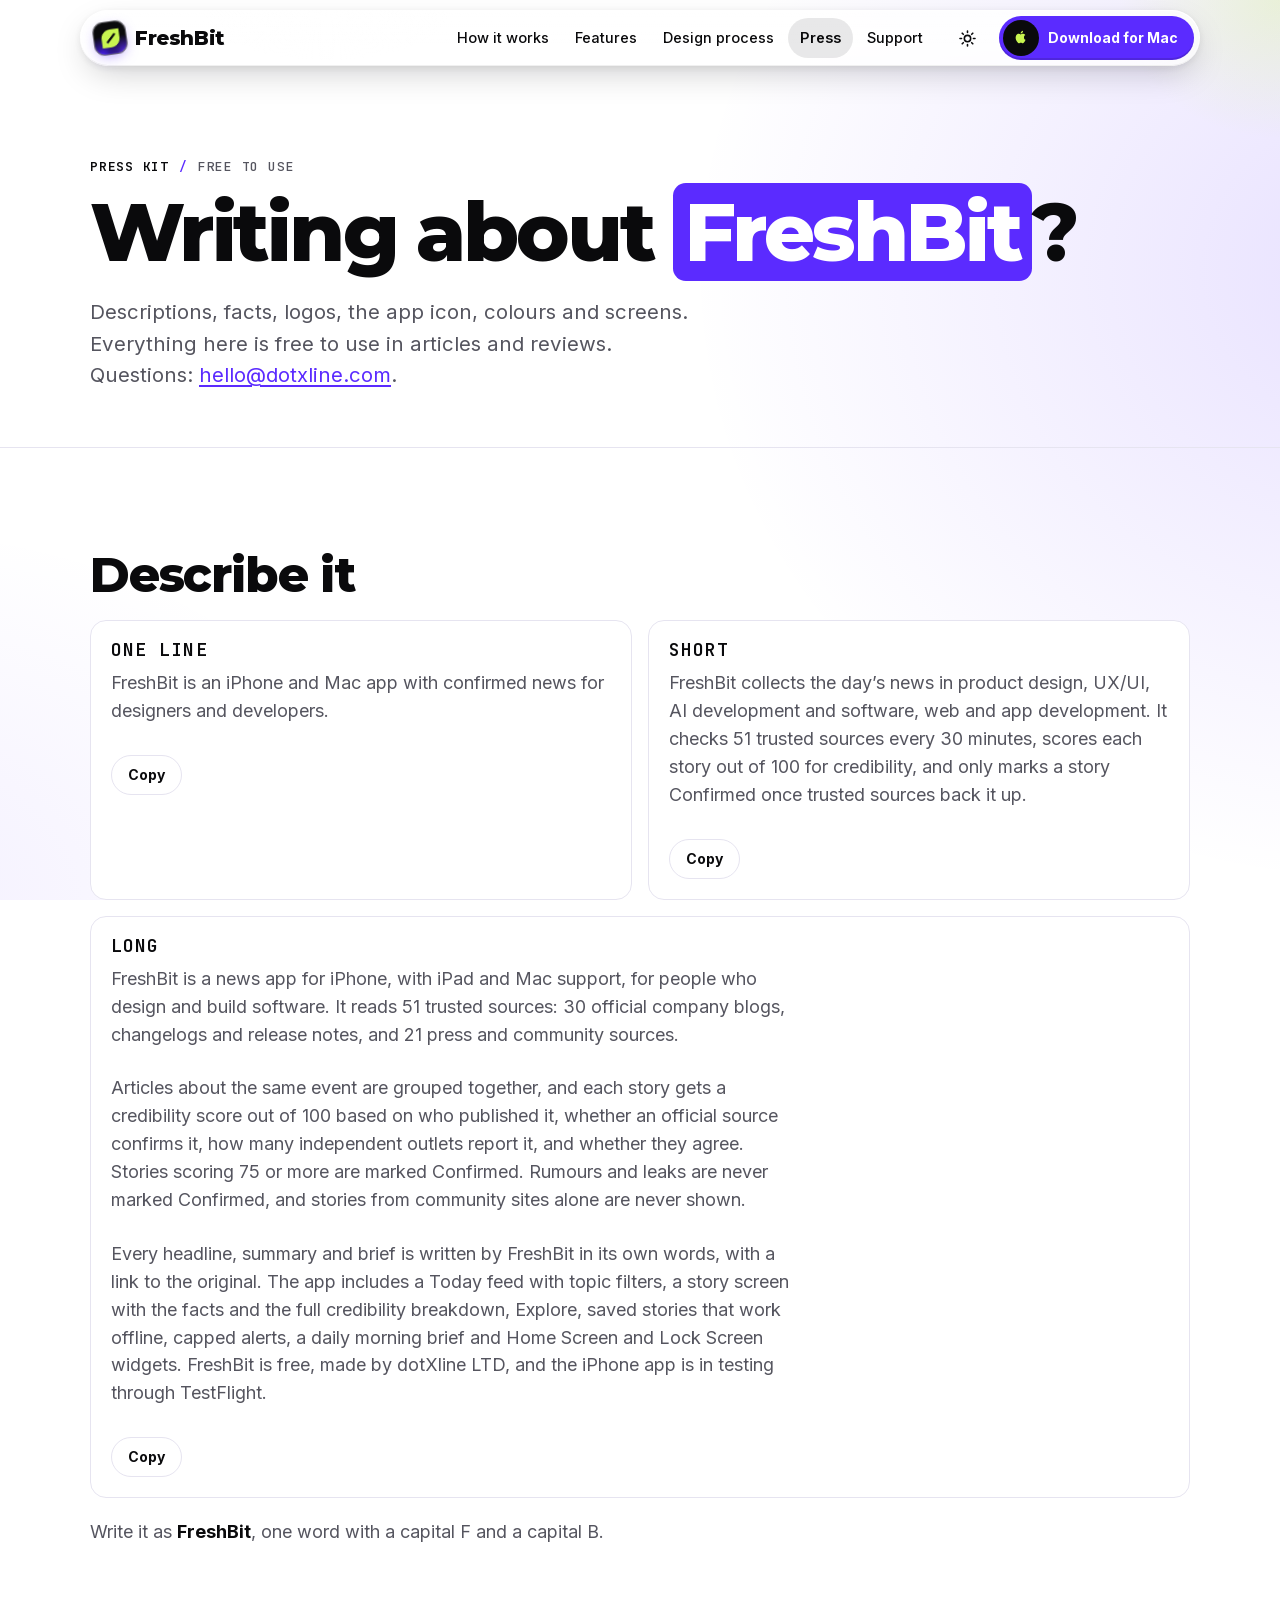
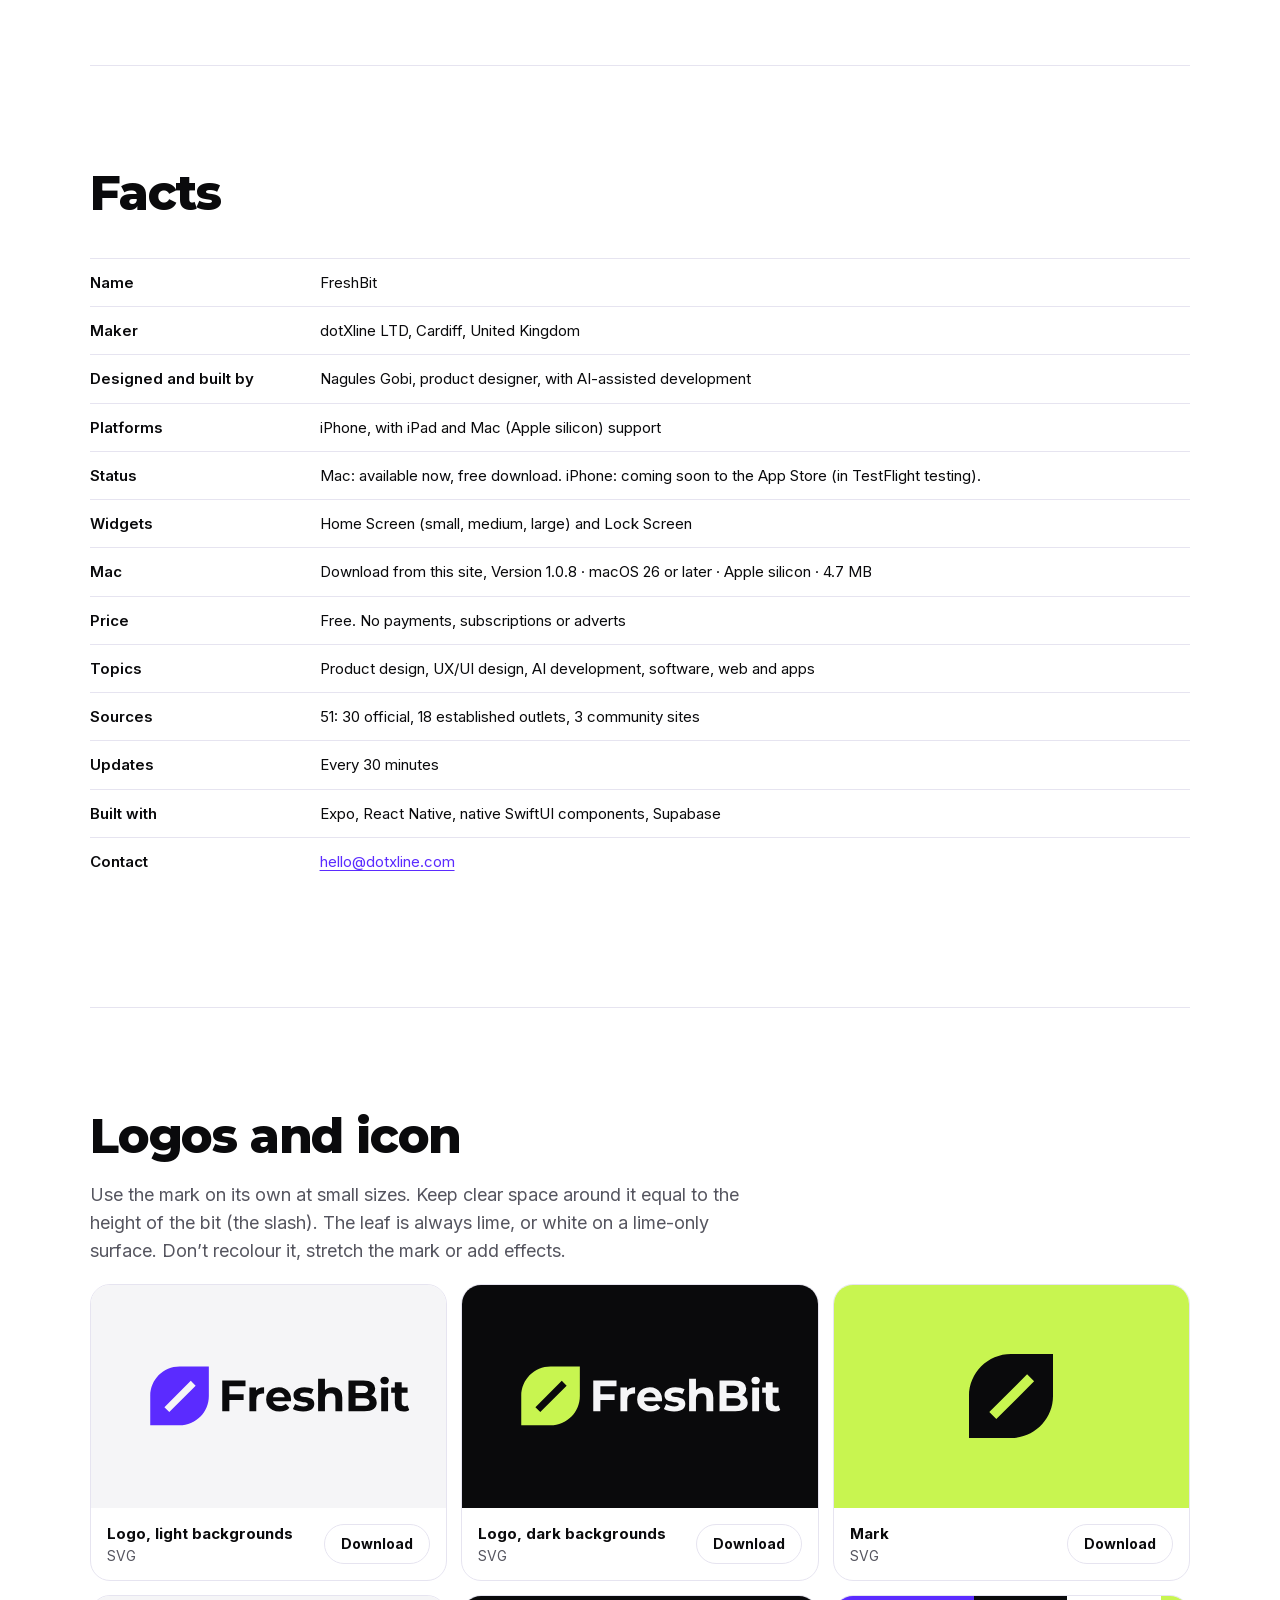
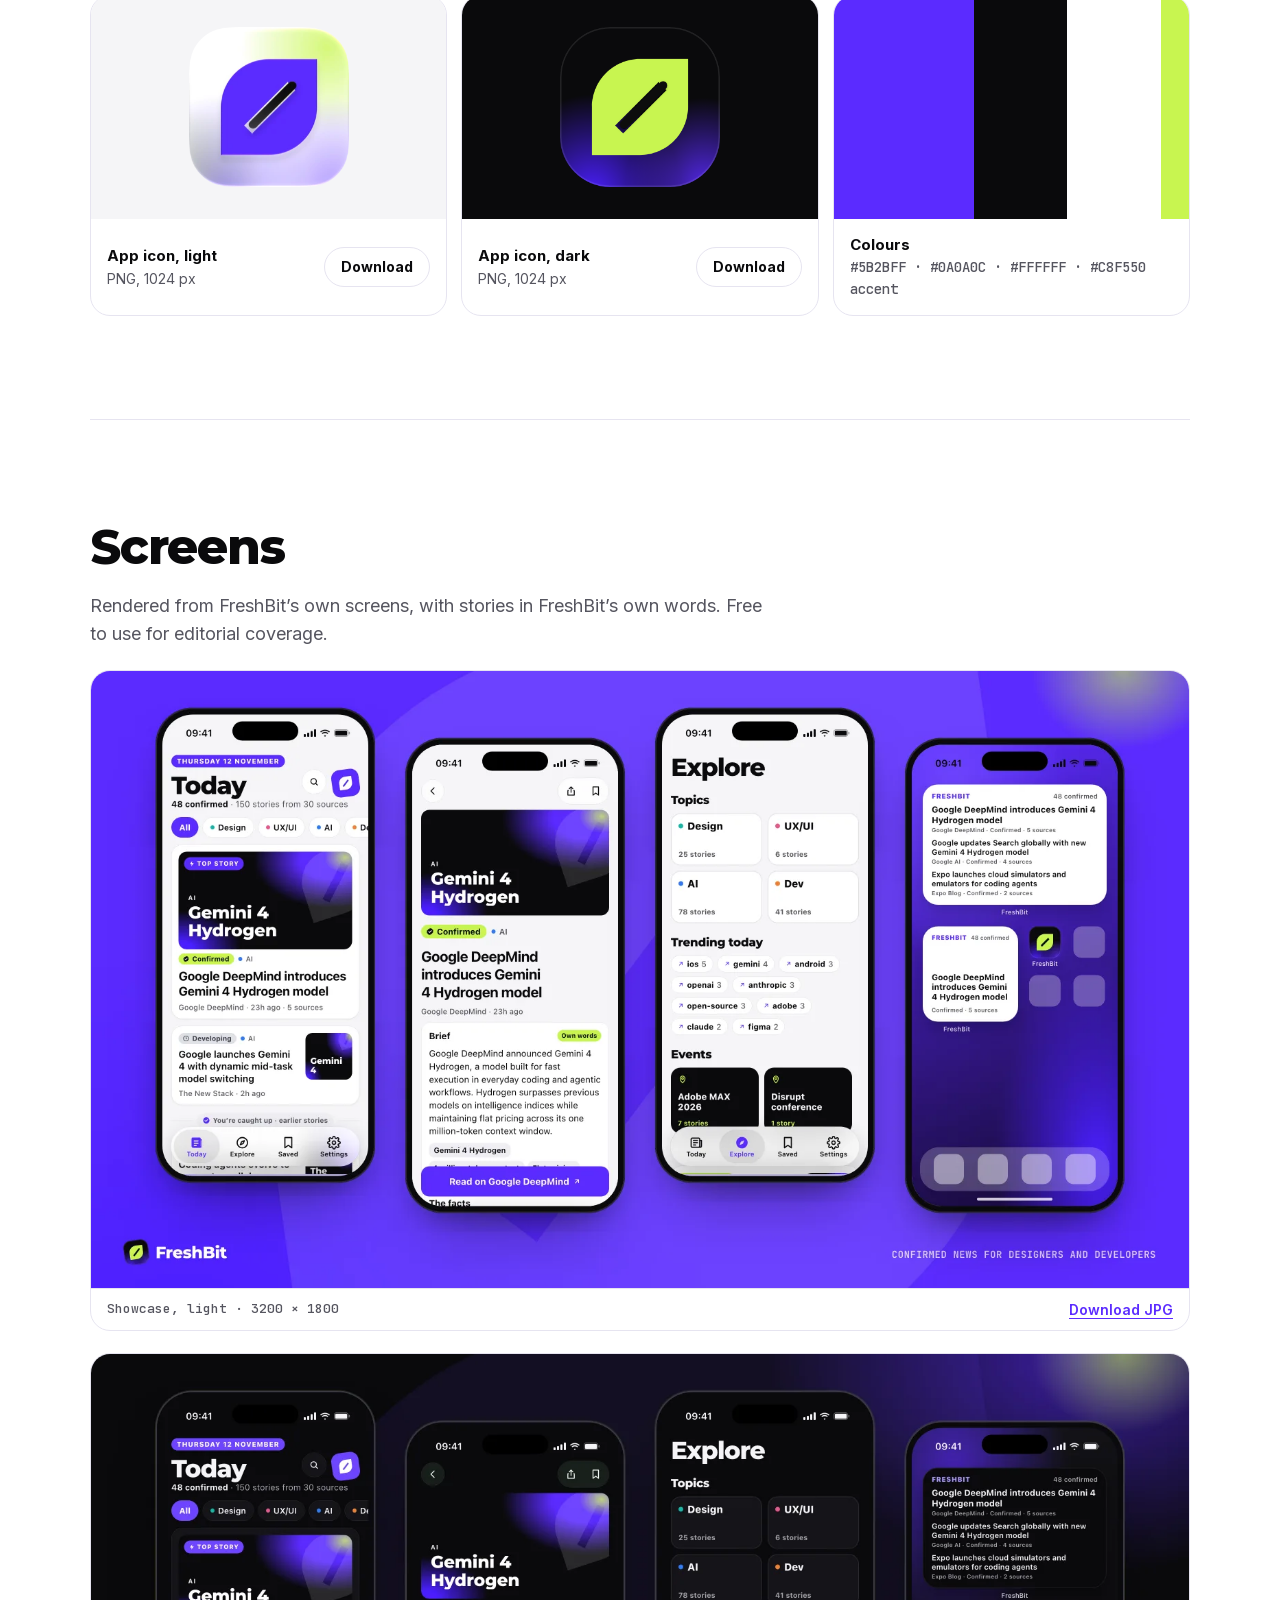
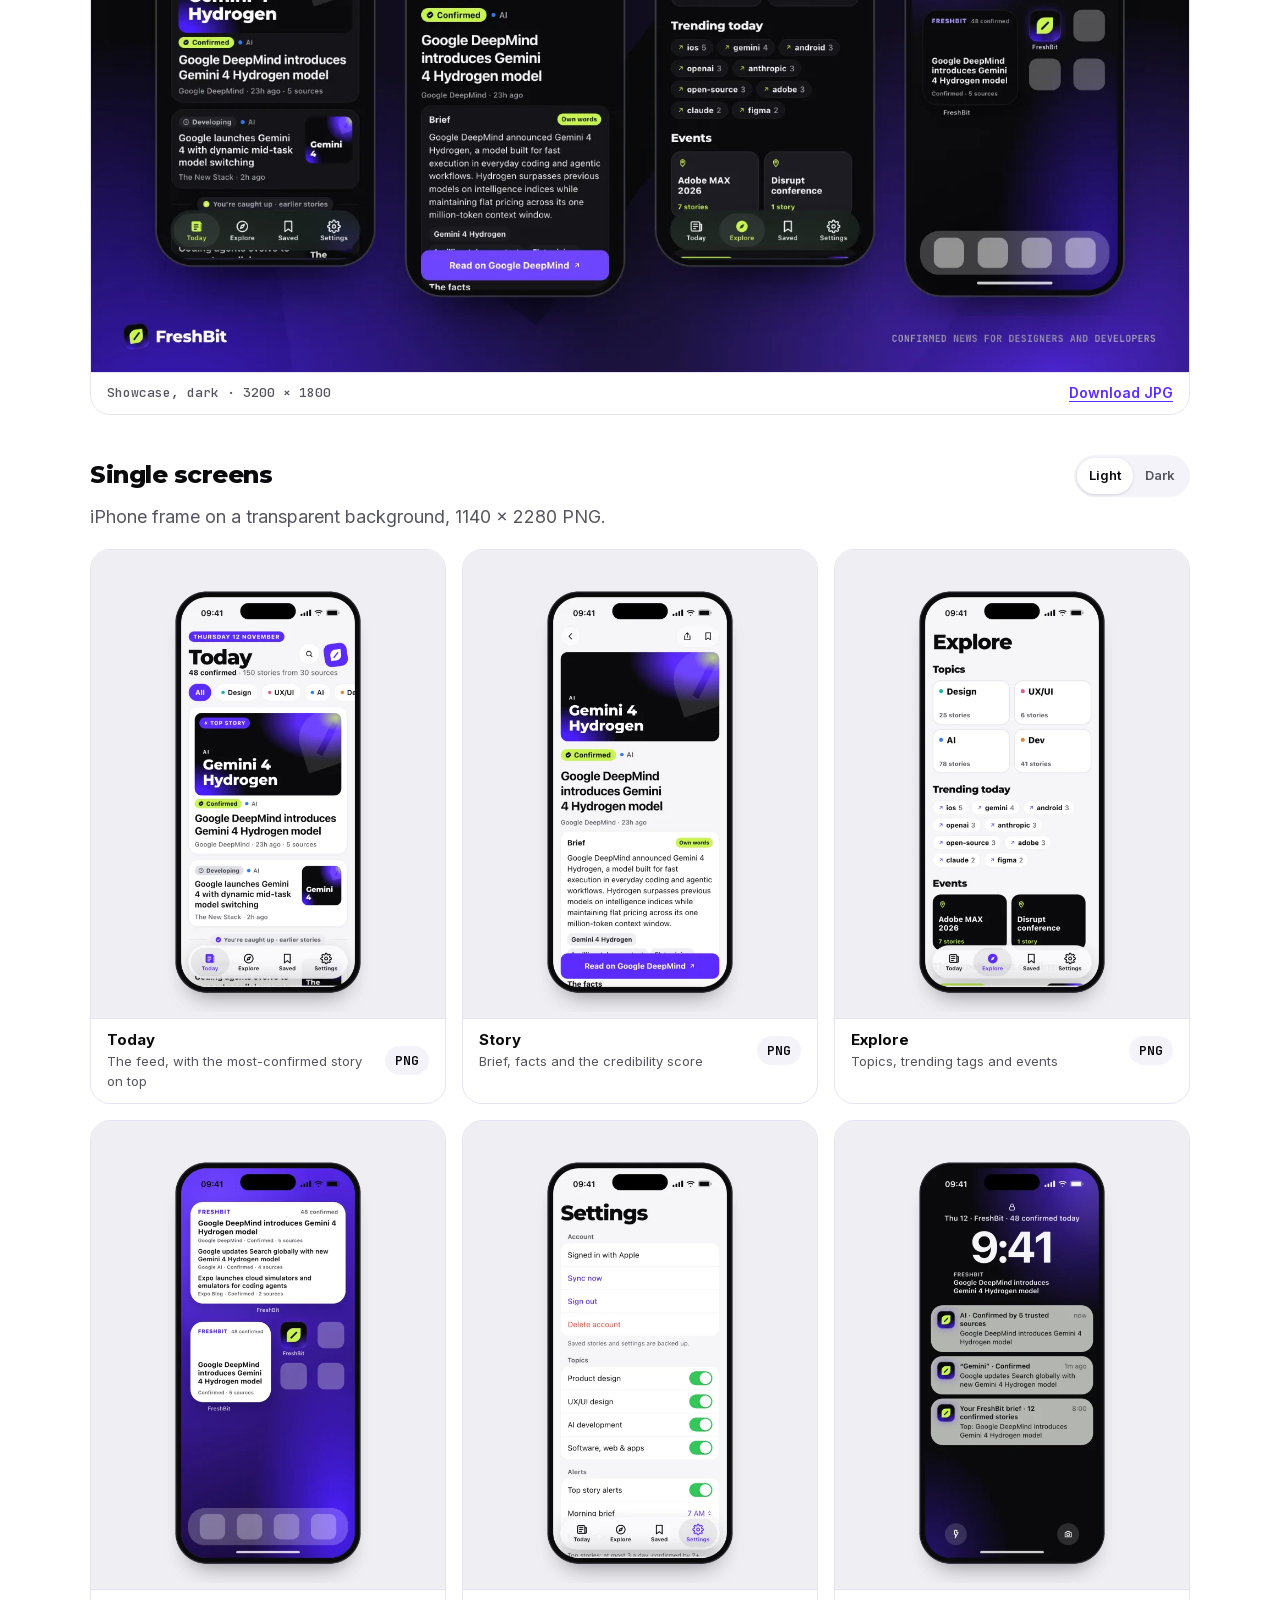
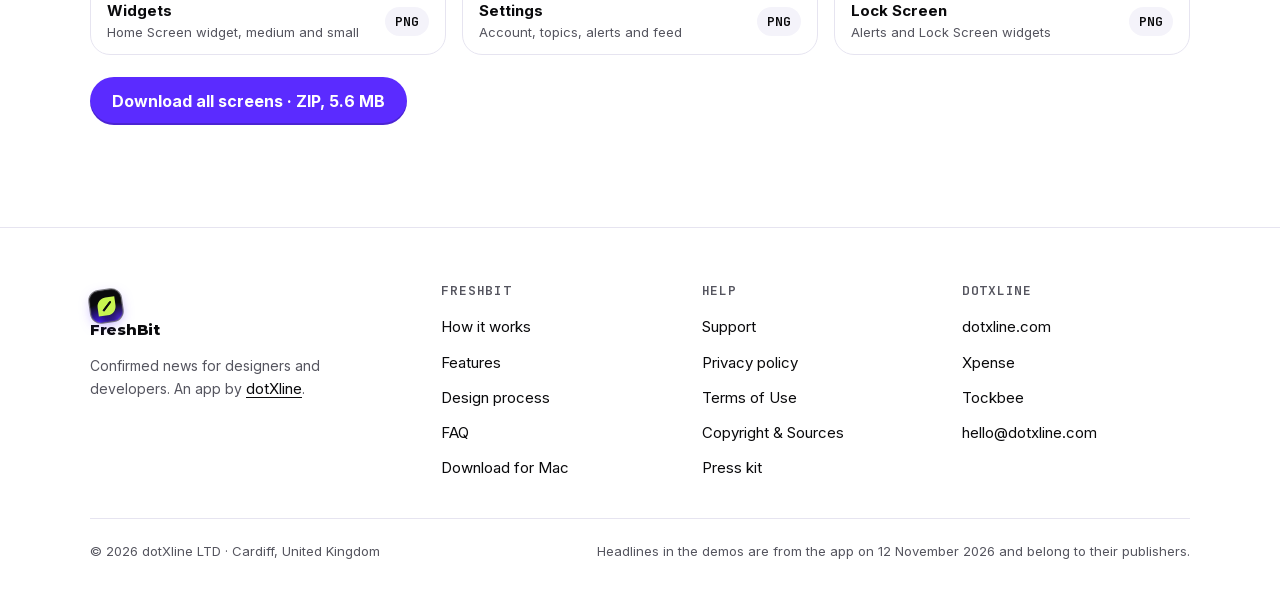
<file: press.html>
<!doctype html>
<html lang="en">
<head>
<meta charset="utf-8">
<meta name="color-scheme" content="light dark">
<script>try{var t=localStorage.getItem("fb-theme");if(t==="light"||t==="dark"){document.documentElement.dataset.theme=t;document.querySelector('meta[name="color-scheme"]').content=t}}catch(e){}</script>
<meta name="viewport" content="width=device-width,initial-scale=1">
<title>Press kit · FreshBit</title>
<meta name="description" content="Descriptions, facts, logos, the app icon, colours and screens for writing about FreshBit.">
<link rel="canonical" href="https://freshbit.dotxline.com/press.html">
<meta property="og:title" content="Press kit · FreshBit">
<meta property="og:description" content="Descriptions, facts, logos, the app icon, colours and screens for writing about FreshBit.">
<meta property="og:image" content="https://freshbit.dotxline.com/assets/press/screens/freshbit-showcase-light.jpg?v=4">
<link rel="icon" href="favicon.ico" sizes="48x48"><link rel="icon" href="favicon.svg" type="image/svg+xml"><link rel="apple-touch-icon" href="apple-touch-icon.png"><link rel="manifest" href="site.webmanifest">
<link rel="preload" href="assets/fonts/inter-latin.woff2" as="font" type="font/woff2" crossorigin><link rel="preload" href="assets/fonts/montserrat-latin.woff2" as="font" type="font/woff2" crossorigin>
<link rel="stylesheet" href="assets/fb.css?v=35">
<script src="assets/fb.js?v=26" defer></script>
</head>
<body>
<a class="skip" href="#main">Skip to content</a>
<header class="top">
  <div class="wrap">
    <a class="brand" href="./" aria-label="FreshBit home"><span class="tile"><svg viewBox="15 15 70 70" aria-hidden="true"><path fill="#0A0A0C" fill-rule="evenodd" d="M50 20H80V50C80 66.6 66.6 80 50 80H20V50C20 33.4 33.4 20 50 20ZM34.5 61.5L61.5 34.5L66.5 39.5L39.5 66.5Z"/><path class="bit" d="M38.28 62.7L62.7 38.28" transform="translate(1.76 -1.76)" fill="none" stroke="#0A0A0C" stroke-width="5.27" stroke-linecap="round"/></svg></span>FreshBit</a>
    <nav class="nav" id="nav" aria-label="Main">
      <a href="./#how">How it works</a>
      <a href="./#features">Features</a>
      <a href="design.html">Design process</a>
      <a href="press.html" aria-current="page">Press</a>
      <a href="support.html">Support</a>
    </nav>
    <button class="icon-btn theme-btn" type="button" aria-label="Switch colour theme"><svg class="sun" viewBox="0 0 24 24" fill="none" stroke="currentColor" stroke-width="2" stroke-linecap="round"><circle cx="12" cy="12" r="4"/><path d="M12 2.5v2M12 19.5v2M2.5 12h2M19.5 12h2M5.3 5.3l1.4 1.4M17.3 17.3l1.4 1.4M5.3 18.7l1.4-1.4M17.3 6.7l1.4-1.4"/></svg><svg class="moon" viewBox="0 0 24 24" fill="none" stroke="currentColor" stroke-width="2" stroke-linecap="round" stroke-linejoin="round"><path d="M20 14.5A8 8 0 0 1 9.5 4 8 8 0 1 0 20 14.5z"/></svg></button>
    <button class="icon-btn menu-btn" type="button" aria-expanded="false" aria-controls="nav" aria-label="Menu"><svg viewBox="0 0 24 24" fill="none" stroke="currentColor" stroke-width="2" stroke-linecap="round"><path d="M4 8h16M4 16h16"/></svg></button>
    <a class="mac-btn sm" href="https://github.com/NagulesGobi/freshbit-website/releases/latest/download/FreshBit.dmg" data-mac data-mac-href aria-label="Download for Mac"><span class="apple"><svg viewBox="0 0 24 24" fill="currentColor" aria-hidden="true"><path d="M16.4 12.6c0-2.4 2-3.5 2-3.6-1.1-1.6-2.8-1.8-3.4-1.8-1.4-.1-2.8.9-3.5.9s-1.8-.9-3-.8c-1.5 0-3 .9-3.8 2.3-1.6 2.8-.4 7 1.2 9.3.8 1.1 1.7 2.4 2.9 2.3 1.2 0 1.6-.7 3-.7s1.8.7 3 .7c1.3 0 2.1-1.1 2.8-2.3.9-1.3 1.3-2.6 1.3-2.6s-2.5-1-2.5-3.7zM14.1 5.6c.6-.8 1.1-1.9 1-3-.9 0-2.1.6-2.7 1.4-.6.7-1.1 1.8-1 2.9 1 .1 2.1-.5 2.7-1.3z"/></svg></span><span class="t"><b>Download for Mac</b></span></a><a data-mac-fallback class="btn lime small" href="./#test">Join the test</a>
  </div>
</header>

<main id="main">
<section class="page-hero">
  <div class="wrap">
    <p class="eyebrow"><b>Press kit</b><i>/</i>Free to use</p>
    <h1>Writing about <span class="hl">FreshBit</span>?</h1>
    <p class="lede">Descriptions, facts, logos, the app icon, colours and screens. Everything here is free to use in articles and reviews. Questions: <a href="mailto:hello@dotxline.com">hello@dotxline.com</a>.</p>
  </div>
</section>
<div class="wrap">
  <section class="chapter prose">
    <h2>Describe it</h2>
    <div class="grid2" style="margin-top:20px">
      <div class="copybox"><p class="eyebrow" style="margin-bottom:10px"><b>One line</b></p><p id="d-short">FreshBit is an iPhone and Mac app with confirmed news for designers and developers.</p><button class="btn ghost small" type="button" data-copy="d-short">Copy</button></div>
      <div class="copybox"><p class="eyebrow" style="margin-bottom:10px"><b>Short</b></p><p id="d-mid">FreshBit collects the day’s news in product design, UX/UI, AI development and software, web and app development. It checks 51 trusted sources every 30 minutes, scores each story out of 100 for credibility, and only marks a story Confirmed once trusted sources back it up.</p><button class="btn ghost small" type="button" data-copy="d-mid">Copy</button></div>
    </div>
    <div class="copybox" style="margin-top:16px"><p class="eyebrow" style="margin-bottom:10px"><b>Long</b></p><div id="d-long" style="display:grid;gap:10px"><p>FreshBit is a news app for iPhone, with iPad and Mac support, for people who design and build software. It reads 51 trusted sources: 30 official company blogs, changelogs and release notes, and 21 press and community sources.</p><p>Articles about the same event are grouped together, and each story gets a credibility score out of 100 based on who published it, whether an official source confirms it, how many independent outlets report it, and whether they agree. Stories scoring 75 or more are marked Confirmed. Rumours and leaks are never marked Confirmed, and stories from community sites alone are never shown.</p><p>Every headline, summary and brief is written by FreshBit in its own words, with a link to the original. The app includes a Today feed with topic filters, a story screen with the facts and the full credibility breakdown, Explore, saved stories that work offline, capped alerts, a daily morning brief and Home Screen and Lock Screen widgets. FreshBit is free, made by dotXline LTD, and the iPhone app is in testing through TestFlight.</p></div><button class="btn ghost small" type="button" data-copy="d-long">Copy</button></div>
    <p style="margin-top:20px">Write it as <strong>FreshBit</strong>, one word with a capital F and a capital B.</p>
  </section>

  <section class="chapter prose">
    <h2>Facts</h2>
    <div class="table-wrap"><table class="table"><tbody>
      <tr><td>Name</td><td>FreshBit</td></tr>
      <tr><td>Maker</td><td>dotXline LTD, Cardiff, United Kingdom</td></tr>
      <tr><td>Designed and built by</td><td>Nagules Gobi, product designer, with AI-assisted development</td></tr>
      <tr><td>Platforms</td><td>iPhone, with iPad and Mac (Apple silicon) support</td></tr>
      <tr><td>Status</td><td>Mac: available now, free download. iPhone: coming soon to the App Store (in TestFlight testing).</td></tr><tr><td>Widgets</td><td>Home Screen (small, medium, large) and Lock Screen</td></tr><tr data-mac><td>Mac</td><td>Download from this site, <span data-mac-meta>macOS 26 or later on Apple silicon</span></td></tr>
      <tr><td>Price</td><td>Free. No payments, subscriptions or adverts</td></tr>
      <tr><td>Topics</td><td>Product design, UX/UI design, AI development, software, web and apps</td></tr>
      <tr><td>Sources</td><td>51: 30 official, 18 established outlets, 3 community sites</td></tr>
      <tr><td>Updates</td><td>Every 30 minutes</td></tr>
      <tr><td>Built with</td><td>Expo, React Native, native SwiftUI components, Supabase</td></tr>
      <tr><td>Contact</td><td><a href="mailto:hello@dotxline.com">hello@dotxline.com</a></td></tr>
    </tbody></table></div>
  </section>

  <section class="chapter prose">
    <h2>Logos and icon</h2>
    <p>Use the mark on its own at small sizes. Keep clear space around it equal to the height of the bit (the slash). The leaf is always lime, or white on a lime-only surface. Don’t recolour it, stretch the mark or add effects.</p>
    <div class="grid3 dl" style="margin-top:20px">
      <div class="asset"><div class="prev paper"><img src="assets/press/freshbit-logo-light.svg" alt="FreshBit logo for light backgrounds" width="300" height="150" loading="lazy"></div><div class="info"><div><b>Logo, light backgrounds</b><span>SVG</span></div><a class="btn ghost small" href="assets/press/freshbit-logo-light.svg" download>Download</a></div></div>
      <div class="asset"><div class="prev ink"><img src="assets/press/freshbit-logo-dark.svg" alt="FreshBit logo for dark backgrounds" width="300" height="150" loading="lazy"></div><div class="info"><div><b>Logo, dark backgrounds</b><span>SVG</span></div><a class="btn ghost small" href="assets/press/freshbit-logo-dark.svg" download>Download</a></div></div>
      <div class="asset"><div class="prev limebg"><img src="assets/press/freshbit-mark.svg" alt="FreshBit mark" width="140" height="140" loading="lazy"></div><div class="info"><div><b>Mark</b><span>SVG</span></div><a class="btn ghost small" href="assets/press/freshbit-mark.svg" download>Download</a></div></div>
      <div class="asset"><div class="prev paper"><img src="assets/img/app-icon-light.webp?v=3" alt="FreshBit app icon, light" width="160" height="160" loading="lazy" style="border-radius:22%"></div><div class="info"><div><b>App icon, light</b><span>PNG, 1024 px</span></div><a class="btn ghost small" href="assets/press/freshbit-app-icon-light-1024.png?v=3" download>Download</a></div></div>
      <div class="asset"><div class="prev ink"><img src="assets/img/app-icon-dark.webp" alt="FreshBit app icon, dark" width="160" height="160" loading="lazy" style="border-radius:22%"></div><div class="info"><div><b>App icon, dark</b><span>PNG, 1024 px</span></div><a class="btn ghost small" href="assets/press/freshbit-app-icon-dark-1024.png" download>Download</a></div></div>
      <div class="asset"><div class="prev" style="display:flex;gap:0;padding:0"><span style="flex:3;align-self:stretch;background:#5B2BFF"></span><span style="flex:2;align-self:stretch;background:#0A0A0C"></span><span style="flex:2;align-self:stretch;background:#FFFFFF"></span><span style="flex:.6;align-self:stretch;background:#C8F550"></span></div><div class="info"><div><b>Colours</b><span class="mono">#5B2BFF · #0A0A0C · #FFFFFF · #C8F550 accent</span></div></div></div>
    </div>
  </section>

  <section class="chapter prose" id="screens">
    <h2>Screens</h2>
    <p>Rendered from FreshBit’s own screens, with stories in FreshBit’s own words. Free to use for editorial coverage.</p>
    <figure class="hero-shot"><img src="assets/press/screens/freshbit-showcase-light.webp?v=4" alt="Four FreshBit screens on electric violet: Today, a story with its brief, Explore and the Home Screen widget." width="1600" height="900" loading="lazy"><figcaption><span>Showcase, light · 3200 × 1800</span><a href="assets/press/screens/freshbit-showcase-light.jpg?v=4" download>Download JPG</a></figcaption></figure>
    <figure class="hero-shot"><img src="assets/press/screens/freshbit-showcase-dark.webp?v=4" alt="The same four FreshBit screens in dark mode on ink." width="1600" height="900" loading="lazy"><figcaption><span>Showcase, dark · 3200 × 1800</span><a href="assets/press/screens/freshbit-showcase-dark.jpg?v=4" download>Download JPG</a></figcaption></figure>
    <div class="shots-head">
      <h3 style="margin:0">Single screens</h3>
      <span class="seg" role="group" aria-label="Appearance" data-shots-switch><button type="button" data-set="light" aria-pressed="true">Light</button><button type="button" data-set="dark" aria-pressed="false">Dark</button></span>
    </div>
    <p style="margin-top:6px">iPhone frame on a transparent background, 1140 × 2280 PNG.</p>
    <div class="shots" id="shots" data-set="light">
      <figure class="shot"><div class="shot-art"><img class="l" src="assets/press/screens/freshbit-today-light.webp?v=4" alt="FreshBit Today screen, light" width="400" height="800" loading="lazy"><img class="d" src="assets/press/screens/freshbit-today-dark.webp?v=4" alt="FreshBit Today screen, dark" width="400" height="800" loading="lazy"></div><figcaption><div><b>Today</b><span>The feed, with the most-confirmed story on top</span></div><a class="l" href="assets/press/screens/freshbit-today-light.png?v=4" download>PNG</a><a class="d" href="assets/press/screens/freshbit-today-dark.png?v=4" download>PNG</a></figcaption></figure>
      <figure class="shot"><div class="shot-art"><img class="l" src="assets/press/screens/freshbit-story-light.webp?v=4" alt="FreshBit Story screen, light" width="400" height="800" loading="lazy"><img class="d" src="assets/press/screens/freshbit-story-dark.webp?v=4" alt="FreshBit Story screen, dark" width="400" height="800" loading="lazy"></div><figcaption><div><b>Story</b><span>Brief, facts and the credibility score</span></div><a class="l" href="assets/press/screens/freshbit-story-light.png?v=4" download>PNG</a><a class="d" href="assets/press/screens/freshbit-story-dark.png?v=4" download>PNG</a></figcaption></figure>
      <figure class="shot"><div class="shot-art"><img class="l" src="assets/press/screens/freshbit-explore-light.webp?v=4" alt="FreshBit Explore screen, light" width="400" height="800" loading="lazy"><img class="d" src="assets/press/screens/freshbit-explore-dark.webp?v=4" alt="FreshBit Explore screen, dark" width="400" height="800" loading="lazy"></div><figcaption><div><b>Explore</b><span>Topics, trending tags and events</span></div><a class="l" href="assets/press/screens/freshbit-explore-light.png?v=4" download>PNG</a><a class="d" href="assets/press/screens/freshbit-explore-dark.png?v=4" download>PNG</a></figcaption></figure>
      <figure class="shot"><div class="shot-art"><img class="l" src="assets/press/screens/freshbit-widgets-light.webp?v=4" alt="FreshBit Widgets screen, light" width="400" height="800" loading="lazy"><img class="d" src="assets/press/screens/freshbit-widgets-dark.webp?v=4" alt="FreshBit Widgets screen, dark" width="400" height="800" loading="lazy"></div><figcaption><div><b>Widgets</b><span>Home Screen widget, medium and small</span></div><a class="l" href="assets/press/screens/freshbit-widgets-light.png?v=4" download>PNG</a><a class="d" href="assets/press/screens/freshbit-widgets-dark.png?v=4" download>PNG</a></figcaption></figure>
      <figure class="shot"><div class="shot-art"><img class="l" src="assets/press/screens/freshbit-settings-light.webp?v=4" alt="FreshBit Settings screen, light" width="400" height="800" loading="lazy"><img class="d" src="assets/press/screens/freshbit-settings-dark.webp?v=4" alt="FreshBit Settings screen, dark" width="400" height="800" loading="lazy"></div><figcaption><div><b>Settings</b><span>Account, topics, alerts and feed</span></div><a class="l" href="assets/press/screens/freshbit-settings-light.png?v=4" download>PNG</a><a class="d" href="assets/press/screens/freshbit-settings-dark.png?v=4" download>PNG</a></figcaption></figure>
      <figure class="shot"><div class="shot-art"><img class="l d" src="assets/press/screens/freshbit-alerts.webp?v=4" alt="FreshBit Lock Screen screen" width="400" height="800" loading="lazy"></div><figcaption><div><b>Lock Screen</b><span>Alerts and Lock Screen widgets</span></div><a class="l d" href="assets/press/screens/freshbit-alerts.png?v=4" download>PNG</a></figcaption></figure>
      </div>
    <a class="btn lime" href="assets/press/screens/freshbit-press-screens.zip?v=4" download style="margin-top:22px">Download all screens · ZIP, 5.6 MB</a>
  </section>
</div>
</main>

<footer class="foot">
  <div class="wrap">
    <div>
      <a class="brand" href="./" aria-label="FreshBit home"><span class="tile"><svg viewBox="15 15 70 70" aria-hidden="true"><path fill="#0A0A0C" fill-rule="evenodd" d="M50 20H80V50C80 66.6 66.6 80 50 80H20V50C20 33.4 33.4 20 50 20ZM34.5 61.5L61.5 34.5L66.5 39.5L39.5 66.5Z"/><path class="bit" d="M38.28 62.7L62.7 38.28" transform="translate(1.76 -1.76)" fill="none" stroke="#0A0A0C" stroke-width="5.27" stroke-linecap="round"/></svg></span>FreshBit</a>
      <p>Confirmed news for designers and developers. An app by <a href="https://dotxline.com/" style="display:inline;padding:0;text-decoration:underline">dotXline</a>.</p>
    </div>
    <div><h2>FreshBit</h2><a href="./#how">How it works</a><a href="./#features">Features</a><a href="design.html">Design process</a><a href="./#faq">FAQ</a><a href="https://github.com/NagulesGobi/freshbit-website/releases/latest/download/FreshBit.dmg" data-mac data-mac-href>Download for Mac</a></div>
    <div><h2>Help</h2><a href="support.html">Support</a><a href="privacy.html">Privacy policy</a><a href="terms.html">Terms of Use</a><a href="sources.html">Copyright &amp; Sources</a><a href="press.html">Press kit</a></div>
    <div><h2>dotXline</h2><a href="https://dotxline.com/">dotxline.com</a><a href="https://dotxline.com/xpense.html">Xpense</a><a href="https://dotxline.com/tockbee.html">Tockbee</a><a href="mailto:hello@dotxline.com">hello@dotxline.com</a></div>
    <div class="legal"><span>© 2026 dotXline LTD · Cardiff, United Kingdom</span><span>Headlines in the demos are from the app on 12 November 2026 and belong to their publishers.</span></div>
  </div>
</footer>
<script>
document.querySelectorAll('[data-shots-switch]').forEach(function(sw){sw.addEventListener('click',function(e){var b=e.target.closest('button[data-set]');if(!b)return;
sw.querySelectorAll('button').forEach(function(x){x.setAttribute('aria-pressed',String(x===b))});document.getElementById('shots').setAttribute('data-set',b.getAttribute('data-set'));});});
</script>
</body>
</html>
</file>
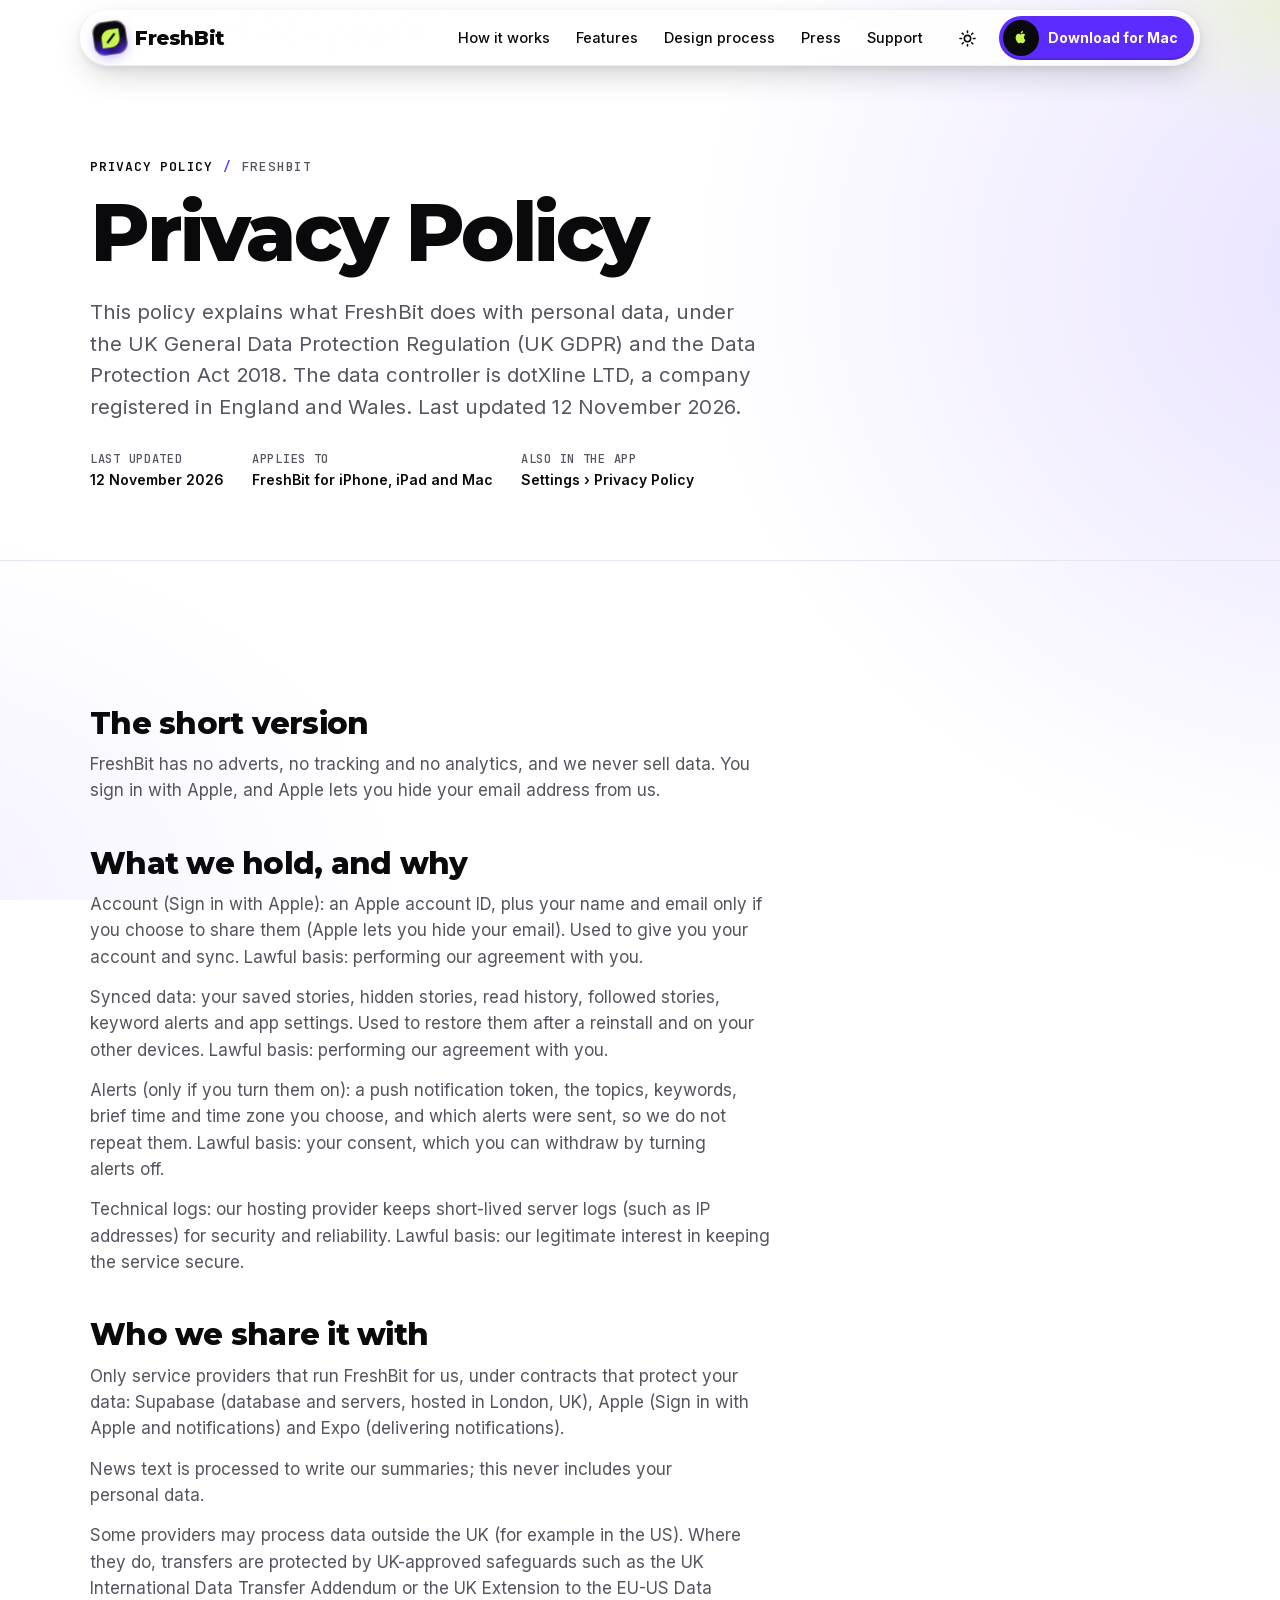
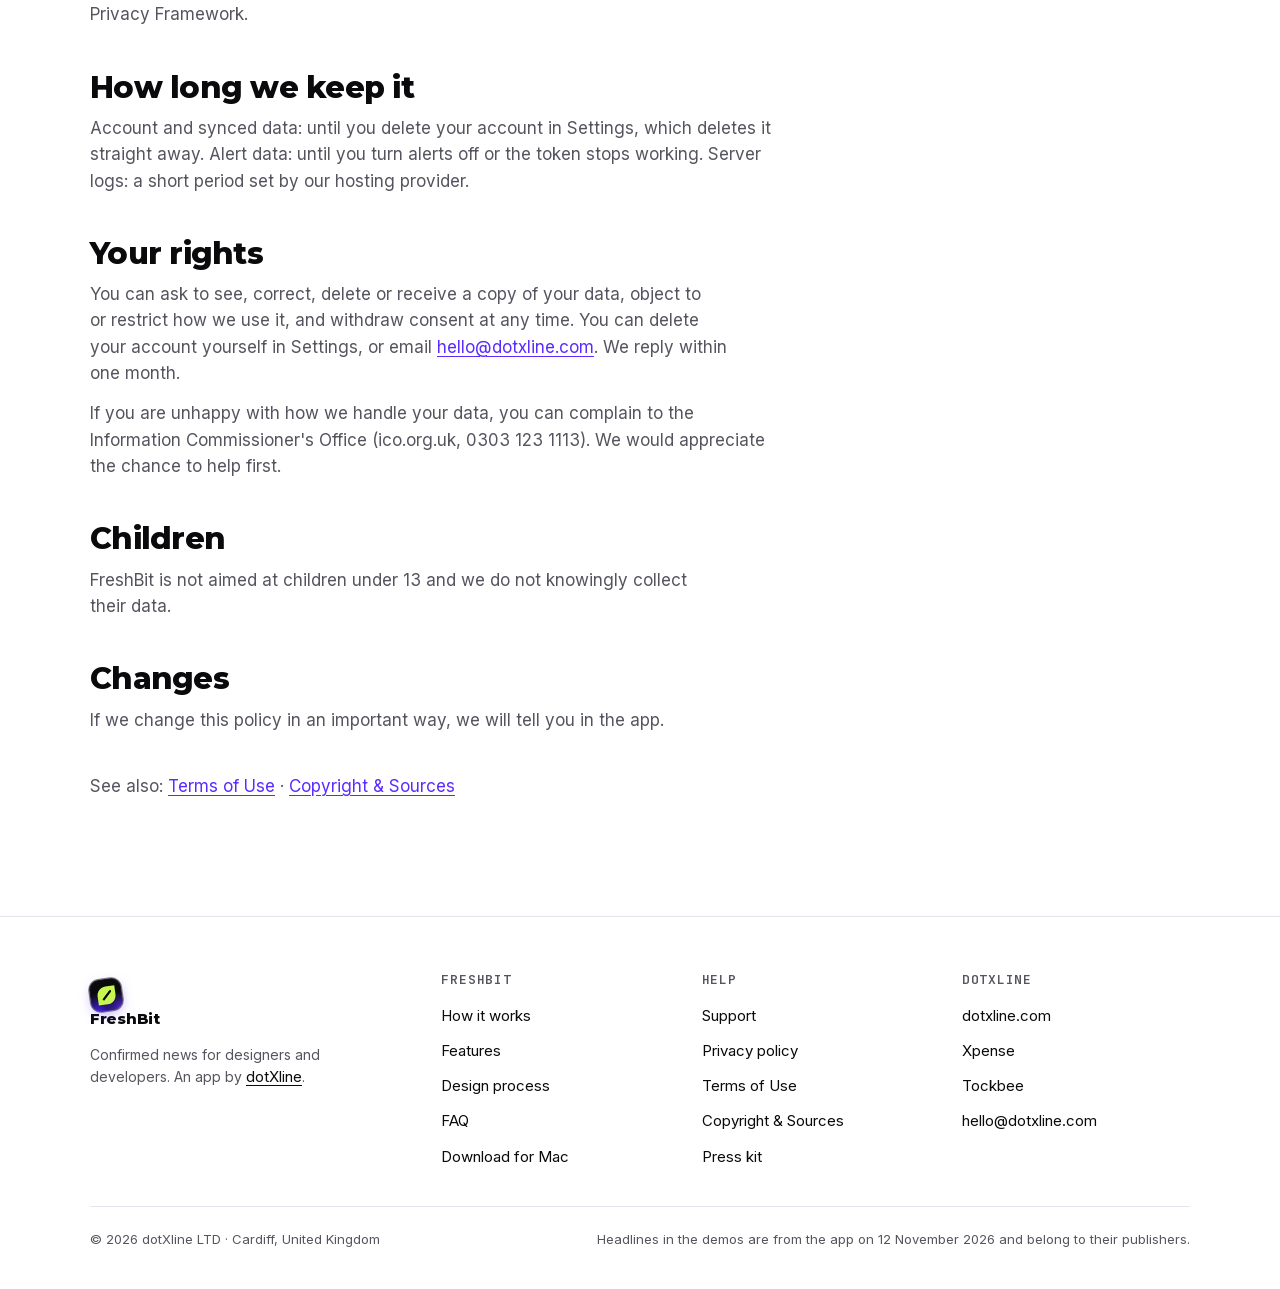
<file: privacy.html>
<!doctype html>
<html lang="en">
<head>
<meta charset="utf-8">
<meta name="color-scheme" content="light dark">
<script>try{var t=localStorage.getItem("fb-theme");if(t==="light"||t==="dark"){document.documentElement.dataset.theme=t;document.querySelector('meta[name="color-scheme"]').content=t}}catch(e){}</script>
<meta name="viewport" content="width=device-width,initial-scale=1">
<title>Privacy policy · FreshBit</title>
<meta name="description" content="How FreshBit handles personal data under UK GDPR: no ads, no tracking, no analytics, and data is never sold.">
<link rel="canonical" href="https://freshbit.dotxline.com/privacy.html">
<meta property="og:title" content="Privacy policy · FreshBit">
<meta property="og:description" content="How FreshBit handles personal data under UK GDPR: no ads, no tracking, no analytics, and data is never sold.">
<meta property="og:image" content="https://freshbit.dotxline.com/icon-512.png">
<link rel="icon" href="favicon.ico" sizes="48x48"><link rel="icon" href="favicon.svg" type="image/svg+xml"><link rel="apple-touch-icon" href="apple-touch-icon.png"><link rel="manifest" href="site.webmanifest">
<link rel="preload" href="assets/fonts/inter-latin.woff2" as="font" type="font/woff2" crossorigin><link rel="preload" href="assets/fonts/montserrat-latin.woff2" as="font" type="font/woff2" crossorigin>
<link rel="stylesheet" href="assets/fb.css?v=35">
<script src="assets/fb.js?v=26" defer></script>
</head>
<body>
<a class="skip" href="#main">Skip to content</a>
<header class="top">
  <div class="wrap">
    <a class="brand" href="./" aria-label="FreshBit home"><span class="tile"><svg viewBox="15 15 70 70" aria-hidden="true"><path fill="#0A0A0C" fill-rule="evenodd" d="M50 20H80V50C80 66.6 66.6 80 50 80H20V50C20 33.4 33.4 20 50 20ZM34.5 61.5L61.5 34.5L66.5 39.5L39.5 66.5Z"/><path class="bit" d="M38.28 62.7L62.7 38.28" transform="translate(1.76 -1.76)" fill="none" stroke="#0A0A0C" stroke-width="5.27" stroke-linecap="round"/></svg></span>FreshBit</a>
    <nav class="nav" id="nav" aria-label="Main">
      <a href="./#how">How it works</a>
      <a href="./#features">Features</a>
      <a href="design.html">Design process</a>
      <a href="press.html">Press</a>
      <a href="support.html">Support</a>
    </nav>
    <button class="icon-btn theme-btn" type="button" aria-label="Switch colour theme"><svg class="sun" viewBox="0 0 24 24" fill="none" stroke="currentColor" stroke-width="2" stroke-linecap="round"><circle cx="12" cy="12" r="4"/><path d="M12 2.5v2M12 19.5v2M2.5 12h2M19.5 12h2M5.3 5.3l1.4 1.4M17.3 17.3l1.4 1.4M5.3 18.7l1.4-1.4M17.3 6.7l1.4-1.4"/></svg><svg class="moon" viewBox="0 0 24 24" fill="none" stroke="currentColor" stroke-width="2" stroke-linecap="round" stroke-linejoin="round"><path d="M20 14.5A8 8 0 0 1 9.5 4 8 8 0 1 0 20 14.5z"/></svg></button>
    <button class="icon-btn menu-btn" type="button" aria-expanded="false" aria-controls="nav" aria-label="Menu"><svg viewBox="0 0 24 24" fill="none" stroke="currentColor" stroke-width="2" stroke-linecap="round"><path d="M4 8h16M4 16h16"/></svg></button>
    <a class="mac-btn sm" href="https://github.com/NagulesGobi/freshbit-website/releases/latest/download/FreshBit.dmg" data-mac data-mac-href aria-label="Download for Mac"><span class="apple"><svg viewBox="0 0 24 24" fill="currentColor" aria-hidden="true"><path d="M16.4 12.6c0-2.4 2-3.5 2-3.6-1.1-1.6-2.8-1.8-3.4-1.8-1.4-.1-2.8.9-3.5.9s-1.8-.9-3-.8c-1.5 0-3 .9-3.8 2.3-1.6 2.8-.4 7 1.2 9.3.8 1.1 1.7 2.4 2.9 2.3 1.2 0 1.6-.7 3-.7s1.8.7 3 .7c1.3 0 2.1-1.1 2.8-2.3.9-1.3 1.3-2.6 1.3-2.6s-2.5-1-2.5-3.7zM14.1 5.6c.6-.8 1.1-1.9 1-3-.9 0-2.1.6-2.7 1.4-.6.7-1.1 1.8-1 2.9 1 .1 2.1-.5 2.7-1.3z"/></svg></span><span class="t"><b>Download for Mac</b></span></a><a data-mac-fallback class="btn lime small" href="./#test">Join the test</a>
  </div>
</header>

<main id="main">
<section class="page-hero">
  <div class="wrap">
    <p class="eyebrow"><b>Privacy policy</b><i>/</i>FreshBit</p>
    <h1>Privacy Policy</h1>
    <p class="lede">This policy explains what FreshBit does with personal data, under the UK General Data Protection Regulation (UK GDPR) and the Data Protection Act 2018. The data controller is dotXline LTD, a company registered in England and Wales. Last updated 12 November 2026.</p>
    <dl class="meta-row"><div><dt>Last updated</dt><dd>12 November 2026</dd></div><div><dt>Applies to</dt><dd>FreshBit for iPhone, iPad and Mac</dd></div><div><dt>Also in the app</dt><dd>Settings › Privacy Policy</dd></div></dl>
  </div>
</section>
<div class="wrap">
  <article class="legal-doc chapter">
    <h2>The short version</h2>
    <p>FreshBit has no adverts, no tracking and no analytics, and we never sell data. You sign in with Apple, and Apple lets you hide your email address from us.</p>
    <h2>What we hold, and why</h2>
    <p>Account (Sign in with Apple): an Apple account ID, plus your name and email only if you choose to share them (Apple lets you hide your email). Used to give you your account and sync. Lawful basis: performing our agreement with you.</p>
    <p>Synced data: your saved stories, hidden stories, read history, followed stories, keyword alerts and app settings. Used to restore them after a reinstall and on your other devices. Lawful basis: performing our agreement with you.</p>
    <p>Alerts (only if you turn them on): a push notification token, the topics, keywords, brief time and time zone you choose, and which alerts were sent, so we do not repeat them. Lawful basis: your consent, which you can withdraw by turning alerts off.</p>
    <p>Technical logs: our hosting provider keeps short-lived server logs (such as IP addresses) for security and reliability. Lawful basis: our legitimate interest in keeping the service secure.</p>
    <h2>Who we share it with</h2>
    <p>Only service providers that run FreshBit for us, under contracts that protect your data: Supabase (database and servers, hosted in London, UK), Apple (Sign in with Apple and notifications) and Expo (delivering notifications).</p>
    <p>News text is processed to write our summaries; this never includes your personal data.</p>
    <p>Some providers may process data outside the UK (for example in the US). Where they do, transfers are protected by UK-approved safeguards such as the UK International Data Transfer Addendum or the UK Extension to the EU-US Data Privacy Framework.</p>
    <h2>How long we keep it</h2>
    <p>Account and synced data: until you delete your account in Settings, which deletes it straight away. Alert data: until you turn alerts off or the token stops working. Server logs: a short period set by our hosting provider.</p>
    <h2>Your rights</h2>
    <p>You can ask to see, correct, delete or receive a copy of your data, object to or restrict how we use it, and withdraw consent at any time. You can delete your account yourself in Settings, or email <a href="mailto:hello@dotxline.com">hello@dotxline.com</a>. We reply within one month.</p>
    <p>If you are unhappy with how we handle your data, you can complain to the Information Commissioner's Office (ico.org.uk, 0303 123 1113). We would appreciate the chance to help first.</p>
    <h2>Children</h2>
    <p>FreshBit is not aimed at children under 13 and we do not knowingly collect their data.</p>
    <h2>Changes</h2>
    <p>If we change this policy in an important way, we will tell you in the app.</p>
    <p style="margin-top:40px">See also: <a href="terms.html">Terms of Use</a> · <a href="sources.html">Copyright &amp; Sources</a></p>
  </article>
</div>
</main>

<footer class="foot">
  <div class="wrap">
    <div>
      <a class="brand" href="./" aria-label="FreshBit home"><span class="tile"><svg viewBox="15 15 70 70" aria-hidden="true"><path fill="#0A0A0C" fill-rule="evenodd" d="M50 20H80V50C80 66.6 66.6 80 50 80H20V50C20 33.4 33.4 20 50 20ZM34.5 61.5L61.5 34.5L66.5 39.5L39.5 66.5Z"/><path class="bit" d="M38.28 62.7L62.7 38.28" transform="translate(1.76 -1.76)" fill="none" stroke="#0A0A0C" stroke-width="5.27" stroke-linecap="round"/></svg></span>FreshBit</a>
      <p>Confirmed news for designers and developers. An app by <a href="https://dotxline.com/" style="display:inline;padding:0;text-decoration:underline">dotXline</a>.</p>
    </div>
    <div><h2>FreshBit</h2><a href="./#how">How it works</a><a href="./#features">Features</a><a href="design.html">Design process</a><a href="./#faq">FAQ</a><a href="https://github.com/NagulesGobi/freshbit-website/releases/latest/download/FreshBit.dmg" data-mac data-mac-href>Download for Mac</a></div>
    <div><h2>Help</h2><a href="support.html">Support</a><a href="privacy.html">Privacy policy</a><a href="terms.html">Terms of Use</a><a href="sources.html">Copyright &amp; Sources</a><a href="press.html">Press kit</a></div>
    <div><h2>dotXline</h2><a href="https://dotxline.com/">dotxline.com</a><a href="https://dotxline.com/xpense.html">Xpense</a><a href="https://dotxline.com/tockbee.html">Tockbee</a><a href="mailto:hello@dotxline.com">hello@dotxline.com</a></div>
    <div class="legal"><span>© 2026 dotXline LTD · Cardiff, United Kingdom</span><span>Headlines in the demos are from the app on 12 November 2026 and belong to their publishers.</span></div>
  </div>
</footer>
</body>
</html>
</file>
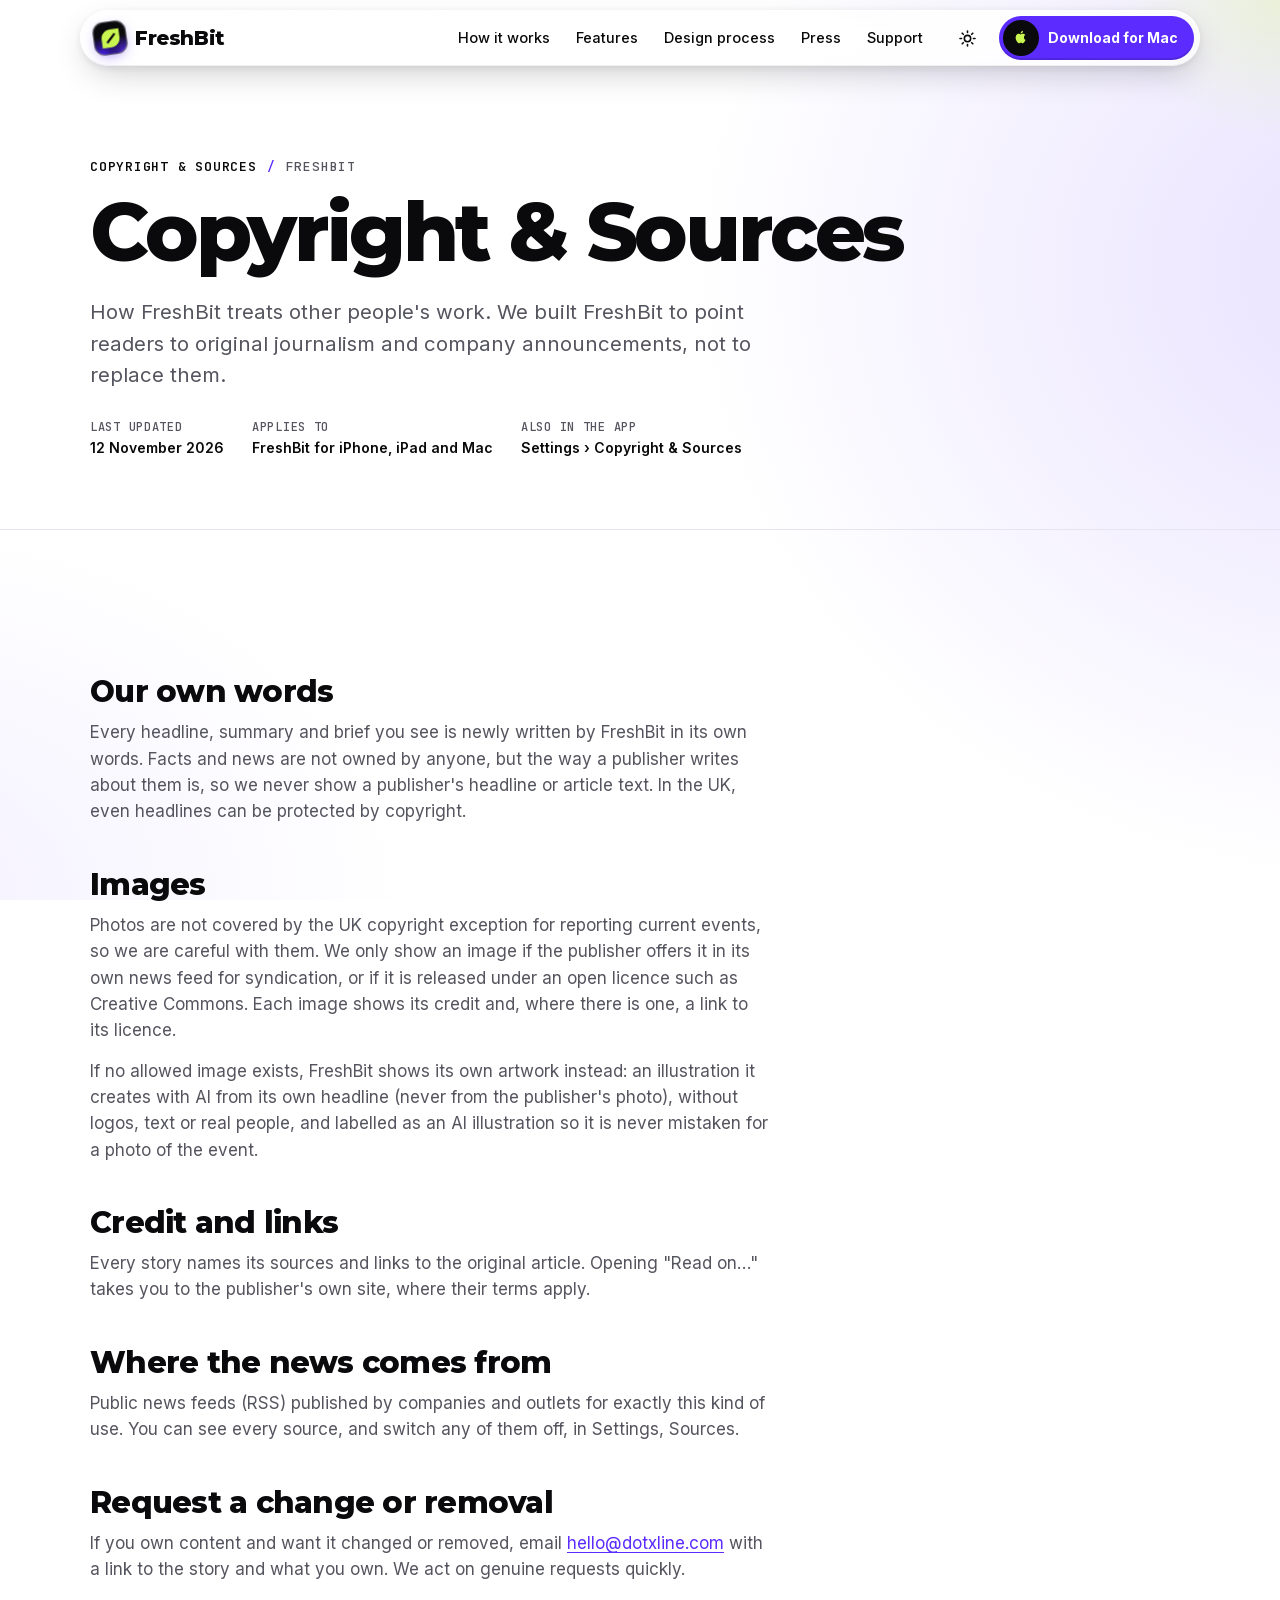
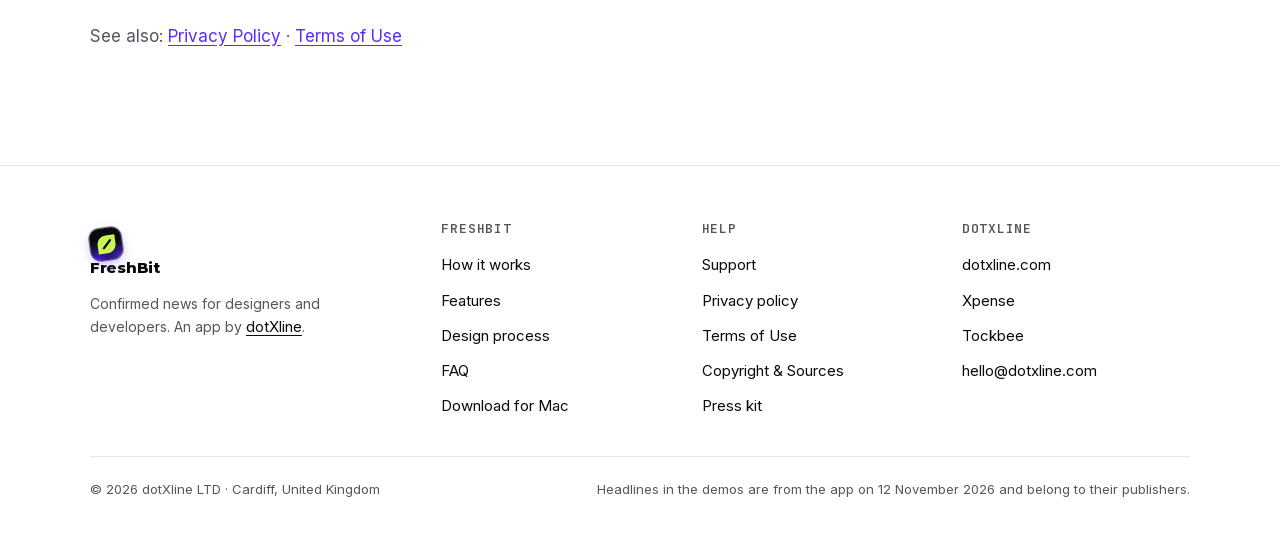
<file: sources.html>
<!doctype html>
<html lang="en">
<head>
<meta charset="utf-8">
<meta name="color-scheme" content="light dark">
<script>try{var t=localStorage.getItem("fb-theme");if(t==="light"||t==="dark"){document.documentElement.dataset.theme=t;document.querySelector('meta[name="color-scheme"]').content=t}}catch(e){}</script>
<meta name="viewport" content="width=device-width,initial-scale=1">
<title>Copyright &amp; Sources · FreshBit</title>
<meta name="description" content="How FreshBit treats other people’s work: its own words, allowed images only, and a link to every original.">
<link rel="canonical" href="https://freshbit.dotxline.com/sources.html">
<meta property="og:title" content="Copyright &amp; Sources · FreshBit">
<meta property="og:description" content="How FreshBit treats other people’s work: its own words, allowed images only, and a link to every original.">
<meta property="og:image" content="https://freshbit.dotxline.com/icon-512.png">
<link rel="icon" href="favicon.ico" sizes="48x48"><link rel="icon" href="favicon.svg" type="image/svg+xml"><link rel="apple-touch-icon" href="apple-touch-icon.png"><link rel="manifest" href="site.webmanifest">
<link rel="preload" href="assets/fonts/inter-latin.woff2" as="font" type="font/woff2" crossorigin><link rel="preload" href="assets/fonts/montserrat-latin.woff2" as="font" type="font/woff2" crossorigin>
<link rel="stylesheet" href="assets/fb.css?v=35">
<script src="assets/fb.js?v=26" defer></script>
</head>
<body>
<a class="skip" href="#main">Skip to content</a>
<header class="top">
  <div class="wrap">
    <a class="brand" href="./" aria-label="FreshBit home"><span class="tile"><svg viewBox="15 15 70 70" aria-hidden="true"><path fill="#0A0A0C" fill-rule="evenodd" d="M50 20H80V50C80 66.6 66.6 80 50 80H20V50C20 33.4 33.4 20 50 20ZM34.5 61.5L61.5 34.5L66.5 39.5L39.5 66.5Z"/><path class="bit" d="M38.28 62.7L62.7 38.28" transform="translate(1.76 -1.76)" fill="none" stroke="#0A0A0C" stroke-width="5.27" stroke-linecap="round"/></svg></span>FreshBit</a>
    <nav class="nav" id="nav" aria-label="Main">
      <a href="./#how">How it works</a>
      <a href="./#features">Features</a>
      <a href="design.html">Design process</a>
      <a href="press.html">Press</a>
      <a href="support.html">Support</a>
    </nav>
    <button class="icon-btn theme-btn" type="button" aria-label="Switch colour theme"><svg class="sun" viewBox="0 0 24 24" fill="none" stroke="currentColor" stroke-width="2" stroke-linecap="round"><circle cx="12" cy="12" r="4"/><path d="M12 2.5v2M12 19.5v2M2.5 12h2M19.5 12h2M5.3 5.3l1.4 1.4M17.3 17.3l1.4 1.4M5.3 18.7l1.4-1.4M17.3 6.7l1.4-1.4"/></svg><svg class="moon" viewBox="0 0 24 24" fill="none" stroke="currentColor" stroke-width="2" stroke-linecap="round" stroke-linejoin="round"><path d="M20 14.5A8 8 0 0 1 9.5 4 8 8 0 1 0 20 14.5z"/></svg></button>
    <button class="icon-btn menu-btn" type="button" aria-expanded="false" aria-controls="nav" aria-label="Menu"><svg viewBox="0 0 24 24" fill="none" stroke="currentColor" stroke-width="2" stroke-linecap="round"><path d="M4 8h16M4 16h16"/></svg></button>
    <a class="mac-btn sm" href="https://github.com/NagulesGobi/freshbit-website/releases/latest/download/FreshBit.dmg" data-mac data-mac-href aria-label="Download for Mac"><span class="apple"><svg viewBox="0 0 24 24" fill="currentColor" aria-hidden="true"><path d="M16.4 12.6c0-2.4 2-3.5 2-3.6-1.1-1.6-2.8-1.8-3.4-1.8-1.4-.1-2.8.9-3.5.9s-1.8-.9-3-.8c-1.5 0-3 .9-3.8 2.3-1.6 2.8-.4 7 1.2 9.3.8 1.1 1.7 2.4 2.9 2.3 1.2 0 1.6-.7 3-.7s1.8.7 3 .7c1.3 0 2.1-1.1 2.8-2.3.9-1.3 1.3-2.6 1.3-2.6s-2.5-1-2.5-3.7zM14.1 5.6c.6-.8 1.1-1.9 1-3-.9 0-2.1.6-2.7 1.4-.6.7-1.1 1.8-1 2.9 1 .1 2.1-.5 2.7-1.3z"/></svg></span><span class="t"><b>Download for Mac</b></span></a><a data-mac-fallback class="btn lime small" href="./#test">Join the test</a>
  </div>
</header>

<main id="main">
<section class="page-hero">
  <div class="wrap">
    <p class="eyebrow"><b>Copyright &amp; Sources</b><i>/</i>FreshBit</p>
    <h1>Copyright &amp; Sources</h1>
    <p class="lede">How FreshBit treats other people's work. We built FreshBit to point readers to original journalism and company announcements, not to replace them.</p>
    <dl class="meta-row"><div><dt>Last updated</dt><dd>12 November 2026</dd></div><div><dt>Applies to</dt><dd>FreshBit for iPhone, iPad and Mac</dd></div><div><dt>Also in the app</dt><dd>Settings › Copyright &amp; Sources</dd></div></dl>
  </div>
</section>
<div class="wrap">
  <article class="legal-doc chapter">
    <h2>Our own words</h2>
    <p>Every headline, summary and brief you see is newly written by FreshBit in its own words. Facts and news are not owned by anyone, but the way a publisher writes about them is, so we never show a publisher's headline or article text. In the UK, even headlines can be protected by copyright.</p>
    <h2>Images</h2>
    <p>Photos are not covered by the UK copyright exception for reporting current events, so we are careful with them. We only show an image if the publisher offers it in its own news feed for syndication, or if it is released under an open licence such as Creative Commons. Each image shows its credit and, where there is one, a link to its licence.</p>
    <p>If no allowed image exists, FreshBit shows its own artwork instead: an illustration it creates with AI from its own headline (never from the publisher's photo), without logos, text or real people, and labelled as an AI illustration so it is never mistaken for a photo of the event.</p>
    <h2>Credit and links</h2>
    <p>Every story names its sources and links to the original article. Opening "Read on…" takes you to the publisher's own site, where their terms apply.</p>
    <h2>Where the news comes from</h2>
    <p>Public news feeds (RSS) published by companies and outlets for exactly this kind of use. You can see every source, and switch any of them off, in Settings, Sources.</p>
    <h2>Request a change or removal</h2>
    <p>If you own content and want it changed or removed, email <a href="mailto:hello@dotxline.com">hello@dotxline.com</a> with a link to the story and what you own. We act on genuine requests quickly.</p>
    <p style="margin-top:40px">See also: <a href="privacy.html">Privacy Policy</a> · <a href="terms.html">Terms of Use</a></p>
  </article>
</div>
</main>

<footer class="foot">
  <div class="wrap">
    <div>
      <a class="brand" href="./" aria-label="FreshBit home"><span class="tile"><svg viewBox="15 15 70 70" aria-hidden="true"><path fill="#0A0A0C" fill-rule="evenodd" d="M50 20H80V50C80 66.6 66.6 80 50 80H20V50C20 33.4 33.4 20 50 20ZM34.5 61.5L61.5 34.5L66.5 39.5L39.5 66.5Z"/><path class="bit" d="M38.28 62.7L62.7 38.28" transform="translate(1.76 -1.76)" fill="none" stroke="#0A0A0C" stroke-width="5.27" stroke-linecap="round"/></svg></span>FreshBit</a>
      <p>Confirmed news for designers and developers. An app by <a href="https://dotxline.com/" style="display:inline;padding:0;text-decoration:underline">dotXline</a>.</p>
    </div>
    <div><h2>FreshBit</h2><a href="./#how">How it works</a><a href="./#features">Features</a><a href="design.html">Design process</a><a href="./#faq">FAQ</a><a href="https://github.com/NagulesGobi/freshbit-website/releases/latest/download/FreshBit.dmg" data-mac data-mac-href>Download for Mac</a></div>
    <div><h2>Help</h2><a href="support.html">Support</a><a href="privacy.html">Privacy policy</a><a href="terms.html">Terms of Use</a><a href="sources.html">Copyright &amp; Sources</a><a href="press.html">Press kit</a></div>
    <div><h2>dotXline</h2><a href="https://dotxline.com/">dotxline.com</a><a href="https://dotxline.com/xpense.html">Xpense</a><a href="https://dotxline.com/tockbee.html">Tockbee</a><a href="mailto:hello@dotxline.com">hello@dotxline.com</a></div>
    <div class="legal"><span>© 2026 dotXline LTD · Cardiff, United Kingdom</span><span>Headlines in the demos are from the app on 12 November 2026 and belong to their publishers.</span></div>
  </div>
</footer>
</body>
</html>
</file>
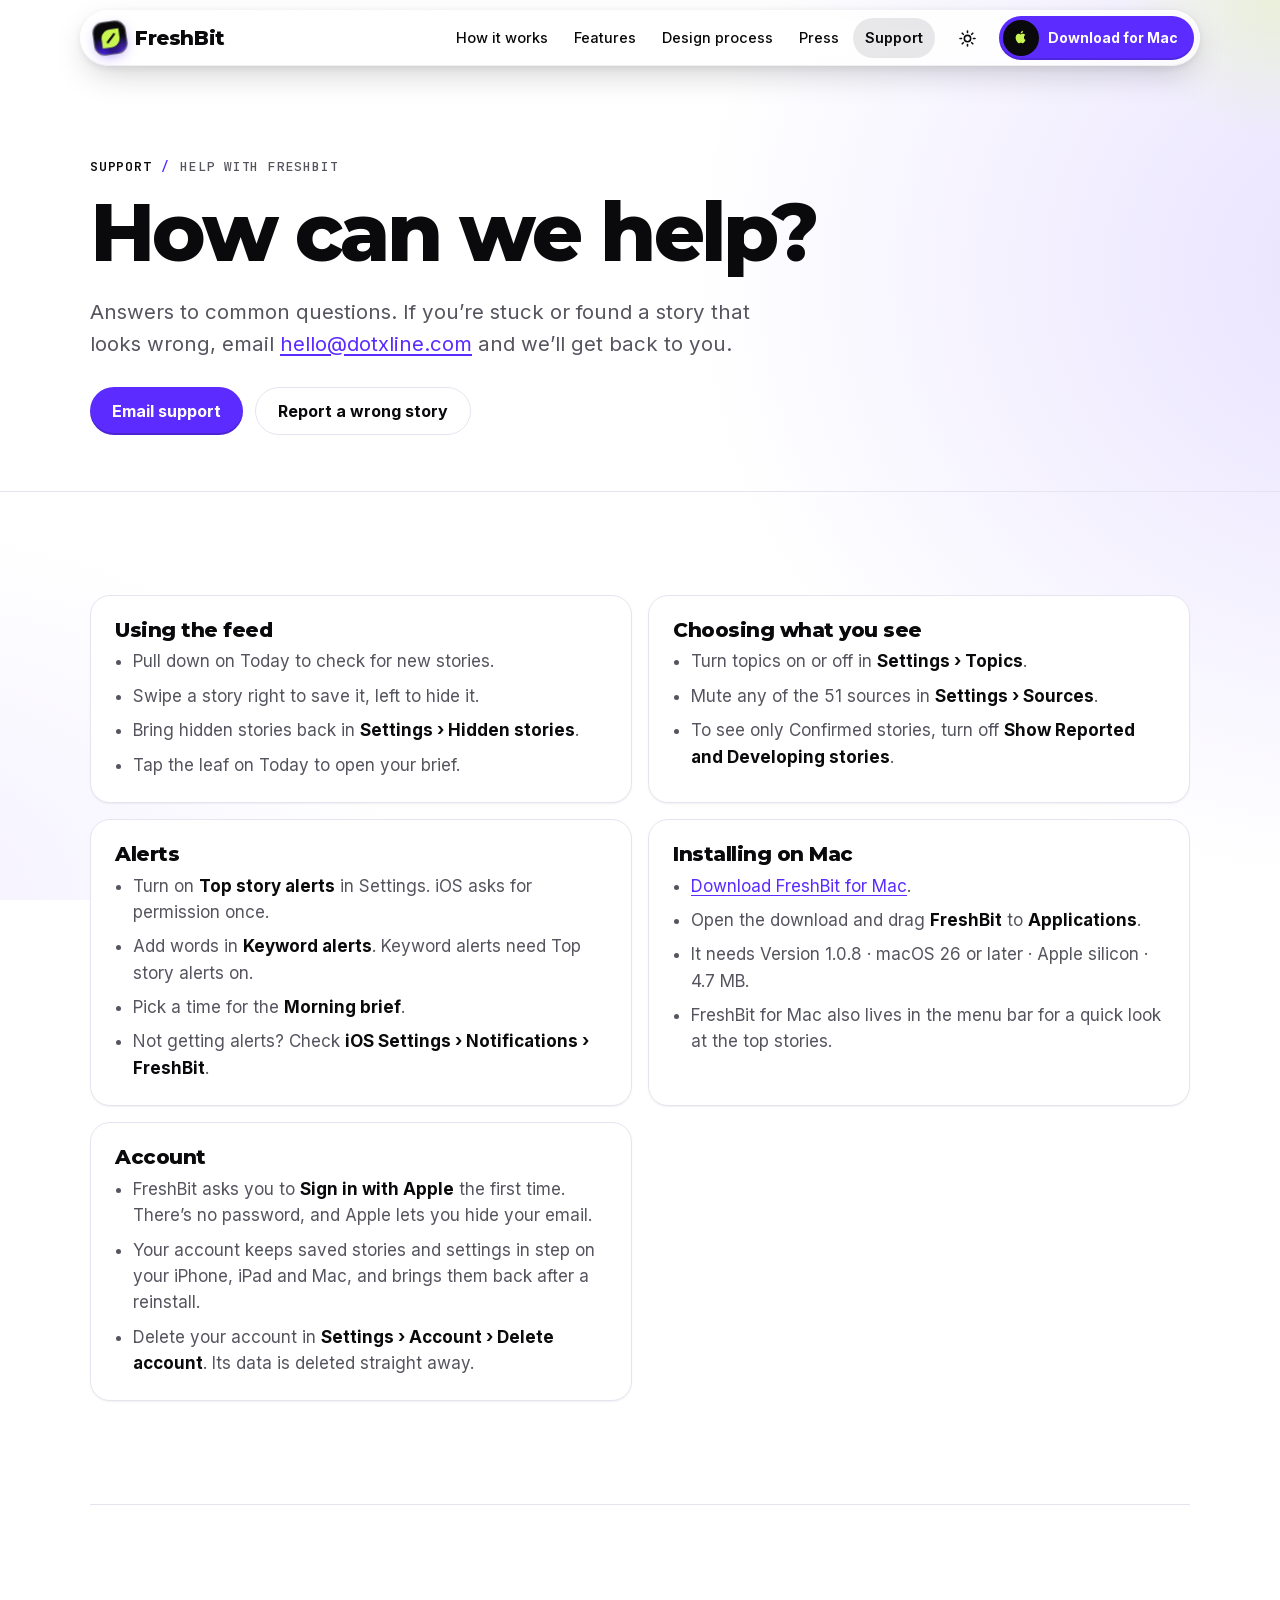
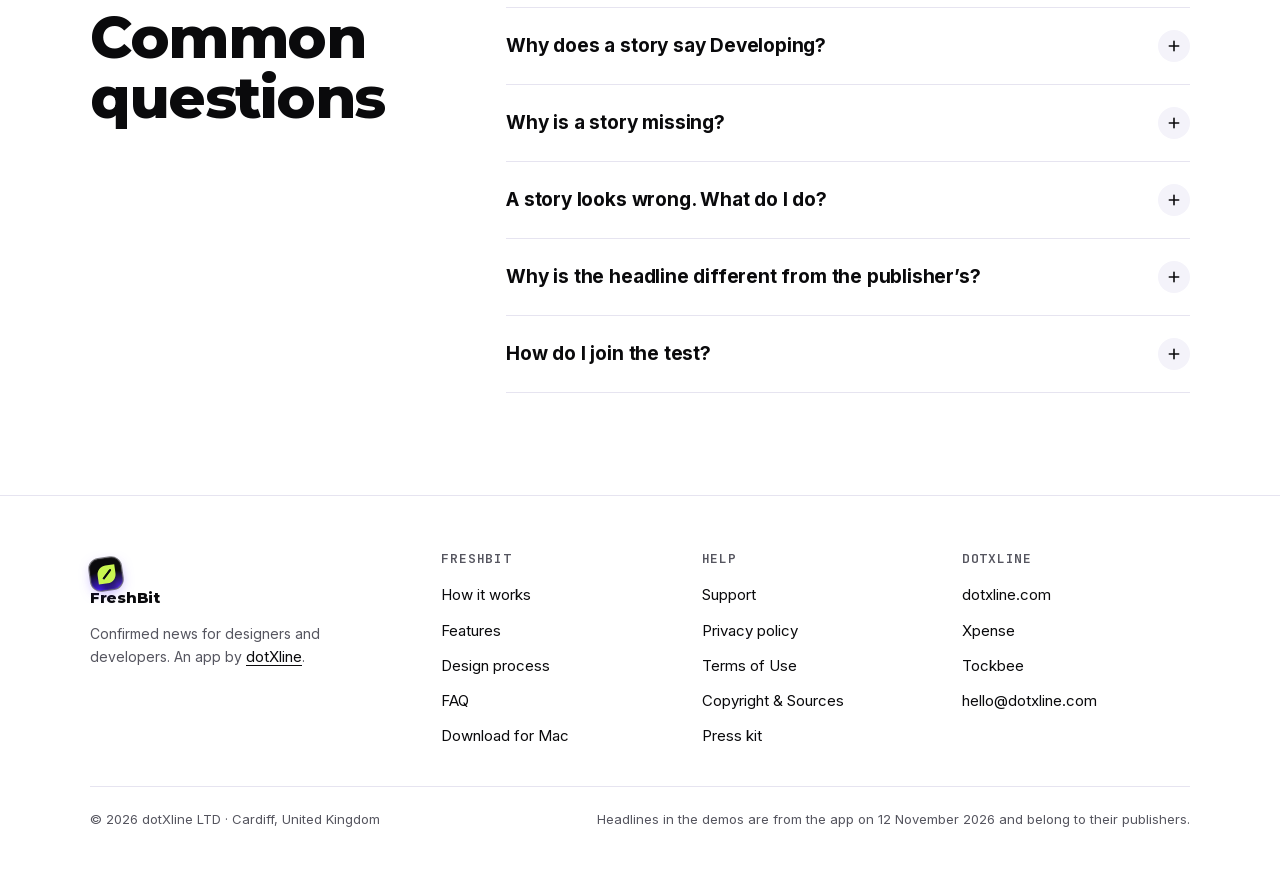
<file: support.html>
<!doctype html>
<html lang="en">
<head>
<meta charset="utf-8">
<meta name="color-scheme" content="light dark">
<script>try{var t=localStorage.getItem("fb-theme");if(t==="light"||t==="dark"){document.documentElement.dataset.theme=t;document.querySelector('meta[name="color-scheme"]').content=t}}catch(e){}</script>
<meta name="viewport" content="width=device-width,initial-scale=1">
<title>Support · FreshBit</title>
<meta name="description" content="Help with FreshBit: the feed, topics, sources, alerts and your account.">
<link rel="canonical" href="https://freshbit.dotxline.com/support.html">
<meta property="og:title" content="Support · FreshBit">
<meta property="og:description" content="Help with FreshBit: the feed, topics, sources, alerts and your account.">
<meta property="og:image" content="https://freshbit.dotxline.com/icon-512.png">
<link rel="icon" href="favicon.ico" sizes="48x48"><link rel="icon" href="favicon.svg" type="image/svg+xml"><link rel="apple-touch-icon" href="apple-touch-icon.png"><link rel="manifest" href="site.webmanifest">
<link rel="preload" href="assets/fonts/inter-latin.woff2" as="font" type="font/woff2" crossorigin><link rel="preload" href="assets/fonts/montserrat-latin.woff2" as="font" type="font/woff2" crossorigin>
<link rel="stylesheet" href="assets/fb.css?v=35">
<script src="assets/fb.js?v=26" defer></script>
</head>
<body>
<a class="skip" href="#main">Skip to content</a>
<header class="top">
  <div class="wrap">
    <a class="brand" href="./" aria-label="FreshBit home"><span class="tile"><svg viewBox="15 15 70 70" aria-hidden="true"><path fill="#0A0A0C" fill-rule="evenodd" d="M50 20H80V50C80 66.6 66.6 80 50 80H20V50C20 33.4 33.4 20 50 20ZM34.5 61.5L61.5 34.5L66.5 39.5L39.5 66.5Z"/><path class="bit" d="M38.28 62.7L62.7 38.28" transform="translate(1.76 -1.76)" fill="none" stroke="#0A0A0C" stroke-width="5.27" stroke-linecap="round"/></svg></span>FreshBit</a>
    <nav class="nav" id="nav" aria-label="Main">
      <a href="./#how">How it works</a>
      <a href="./#features">Features</a>
      <a href="design.html">Design process</a>
      <a href="press.html">Press</a>
      <a href="support.html" aria-current="page">Support</a>
    </nav>
    <button class="icon-btn theme-btn" type="button" aria-label="Switch colour theme"><svg class="sun" viewBox="0 0 24 24" fill="none" stroke="currentColor" stroke-width="2" stroke-linecap="round"><circle cx="12" cy="12" r="4"/><path d="M12 2.5v2M12 19.5v2M2.5 12h2M19.5 12h2M5.3 5.3l1.4 1.4M17.3 17.3l1.4 1.4M5.3 18.7l1.4-1.4M17.3 6.7l1.4-1.4"/></svg><svg class="moon" viewBox="0 0 24 24" fill="none" stroke="currentColor" stroke-width="2" stroke-linecap="round" stroke-linejoin="round"><path d="M20 14.5A8 8 0 0 1 9.5 4 8 8 0 1 0 20 14.5z"/></svg></button>
    <button class="icon-btn menu-btn" type="button" aria-expanded="false" aria-controls="nav" aria-label="Menu"><svg viewBox="0 0 24 24" fill="none" stroke="currentColor" stroke-width="2" stroke-linecap="round"><path d="M4 8h16M4 16h16"/></svg></button>
    <a class="mac-btn sm" href="https://github.com/NagulesGobi/freshbit-website/releases/latest/download/FreshBit.dmg" data-mac data-mac-href aria-label="Download for Mac"><span class="apple"><svg viewBox="0 0 24 24" fill="currentColor" aria-hidden="true"><path d="M16.4 12.6c0-2.4 2-3.5 2-3.6-1.1-1.6-2.8-1.8-3.4-1.8-1.4-.1-2.8.9-3.5.9s-1.8-.9-3-.8c-1.5 0-3 .9-3.8 2.3-1.6 2.8-.4 7 1.2 9.3.8 1.1 1.7 2.4 2.9 2.3 1.2 0 1.6-.7 3-.7s1.8.7 3 .7c1.3 0 2.1-1.1 2.8-2.3.9-1.3 1.3-2.6 1.3-2.6s-2.5-1-2.5-3.7zM14.1 5.6c.6-.8 1.1-1.9 1-3-.9 0-2.1.6-2.7 1.4-.6.7-1.1 1.8-1 2.9 1 .1 2.1-.5 2.7-1.3z"/></svg></span><span class="t"><b>Download for Mac</b></span></a><a data-mac-fallback class="btn lime small" href="./#test">Join the test</a>
  </div>
</header>

<main id="main">
<section class="page-hero">
  <div class="wrap">
    <p class="eyebrow"><b>Support</b><i>/</i>Help with FreshBit</p>
    <h1>How can we help?</h1>
    <p class="lede">Answers to common questions. If you’re stuck or found a story that looks wrong, email <a href="mailto:hello@dotxline.com?subject=FreshBit%20support">hello@dotxline.com</a> and we’ll get back to you.</p>
    <div class="btn-row" style="margin-top:28px"><a class="btn lime" href="mailto:hello@dotxline.com?subject=FreshBit%20support">Email support</a><a class="btn ghost" href="mailto:hello@dotxline.com?subject=FreshBit%3A%20story%20looks%20wrong&amp;body=Story%20headline%3A%0A%0AWhat%20looks%20wrong%3A%0A">Report a wrong story</a></div>
  </div>
</section>
<div class="wrap">
  <section class="chapter prose">
    <div class="grid2">
      <div class="card"><h2 style="font-size:20px;margin:0 0 8px">Using the feed</h2><ul style="padding-left:18px;margin:0">
        <li>Pull down on Today to check for new stories.</li>
        <li>Swipe a story right to save it, left to hide it.</li>
        <li>Bring hidden stories back in <strong>Settings › Hidden stories</strong>.</li>
        <li>Tap the leaf on Today to open your brief.</li></ul></div>
      <div class="card"><h2 style="font-size:20px;margin:0 0 8px">Choosing what you see</h2><ul style="padding-left:18px;margin:0">
        <li>Turn topics on or off in <strong>Settings › Topics</strong>.</li>
        <li>Mute any of the 51 sources in <strong>Settings › Sources</strong>.</li>
        <li>To see only Confirmed stories, turn off <strong>Show Reported and Developing stories</strong>.</li></ul></div>
      <div class="card"><h2 style="font-size:20px;margin:0 0 8px">Alerts</h2><ul style="padding-left:18px;margin:0">
        <li>Turn on <strong>Top story alerts</strong> in Settings. iOS asks for permission once.</li>
        <li>Add words in <strong>Keyword alerts</strong>. Keyword alerts need Top story alerts on.</li>
        <li>Pick a time for the <strong>Morning brief</strong>.</li>
        <li>Not getting alerts? Check <strong>iOS Settings › Notifications › FreshBit</strong>.</li></ul></div>
      <div class="card" data-mac><h2 style="font-size:20px;margin:0 0 8px">Installing on Mac</h2><ul style="padding-left:18px;margin:0">
        <li><a href="https://github.com/NagulesGobi/freshbit-website/releases/latest/download/FreshBit.dmg" data-mac-href>Download FreshBit for Mac</a>.</li>
        <li>Open the download and drag <strong>FreshBit</strong> to <strong>Applications</strong>.</li>
        <li>It needs <span data-mac-meta>macOS 26 or later on Apple silicon</span>.</li>
        <li>FreshBit for Mac also lives in the menu bar for a quick look at the top stories.</li></ul></div>
      <div class="card"><h2 style="font-size:20px;margin:0 0 8px">Account</h2><ul style="padding-left:18px;margin:0">
        <li>FreshBit asks you to <strong>Sign in with Apple</strong> the first time. There’s no password, and Apple lets you hide your email.</li>
        <li>Your account keeps saved stories and settings in step on your iPhone, iPad and Mac, and brings them back after a reinstall.</li>
        <li>Delete your account in <strong>Settings › Account › Delete account</strong>. Its data is deleted straight away.</li></ul></div>
    </div>
  </section>
  <section class="chapter faq" style="display:grid">
    <div><h2>Common questions</h2></div>
    <div class="faq-list">
      <details><summary>Why does a story say Developing?<span class="pm"><svg viewBox="0 0 24 24" fill="none" stroke="currentColor" stroke-width="2.4" stroke-linecap="round"><path d="M12 5v14M5 12h14"/></svg></span></summary><div><p>Only one outlet has reported it so far. FreshBit checks again every 30 minutes, and the label updates when more trusted sources report it. Tap Follow on the story to get one alert when it becomes Confirmed.</p></div></details>
      <details><summary>Why is a story missing?<span class="pm"><svg viewBox="0 0 24 24" fill="none" stroke="currentColor" stroke-width="2.4" stroke-linecap="round"><path d="M12 5v14M5 12h14"/></svg></span></summary><div><p>It may have scored under 40, be from a community site only, be off-topic (deals, stock prices or gossip), or be from a source or topic you switched off. You may also have hidden it: check Settings › Hidden stories.</p></div></details>
      <details><summary>A story looks wrong. What do I do?<span class="pm"><svg viewBox="0 0 24 24" fill="none" stroke="currentColor" stroke-width="2.4" stroke-linecap="round"><path d="M12 5v14M5 12h14"/></svg></span></summary><div><p>Email <a href="mailto:hello@dotxline.com?subject=FreshBit%3A%20story%20looks%20wrong">hello@dotxline.com</a> with the headline and what looks wrong. Always check the original with “Read on …”.</p></div></details>
      <details><summary>Why is the headline different from the publisher’s?<span class="pm"><svg viewBox="0 0 24 24" fill="none" stroke="currentColor" stroke-width="2.4" stroke-linecap="round"><path d="M12 5v14M5 12h14"/></svg></span></summary><div><p>FreshBit writes every headline, summary and brief in its own words, from the facts publishers reported. It never shows a publisher’s headline or article text. Tap “Read on …” to read the original. See <a href="sources.html">Copyright &amp; Sources</a>.</p></div></details>
      <details><summary>How do I join the test?<span class="pm"><svg viewBox="0 0 24 24" fill="none" stroke="currentColor" stroke-width="2.4" stroke-linecap="round"><path d="M12 5v14M5 12h14"/></svg></span></summary><div><p>Email <a href="mailto:hello@dotxline.com?subject=FreshBit%20TestFlight%20invite">hello@dotxline.com</a> for a TestFlight invite. You’ll need Apple’s free TestFlight app on your iPhone.</p></div></details>
    </div>
  </section>
</div>
</main>

<footer class="foot">
  <div class="wrap">
    <div>
      <a class="brand" href="./" aria-label="FreshBit home"><span class="tile"><svg viewBox="15 15 70 70" aria-hidden="true"><path fill="#0A0A0C" fill-rule="evenodd" d="M50 20H80V50C80 66.6 66.6 80 50 80H20V50C20 33.4 33.4 20 50 20ZM34.5 61.5L61.5 34.5L66.5 39.5L39.5 66.5Z"/><path class="bit" d="M38.28 62.7L62.7 38.28" transform="translate(1.76 -1.76)" fill="none" stroke="#0A0A0C" stroke-width="5.27" stroke-linecap="round"/></svg></span>FreshBit</a>
      <p>Confirmed news for designers and developers. An app by <a href="https://dotxline.com/" style="display:inline;padding:0;text-decoration:underline">dotXline</a>.</p>
    </div>
    <div><h2>FreshBit</h2><a href="./#how">How it works</a><a href="./#features">Features</a><a href="design.html">Design process</a><a href="./#faq">FAQ</a><a href="https://github.com/NagulesGobi/freshbit-website/releases/latest/download/FreshBit.dmg" data-mac data-mac-href>Download for Mac</a></div>
    <div><h2>Help</h2><a href="support.html">Support</a><a href="privacy.html">Privacy policy</a><a href="terms.html">Terms of Use</a><a href="sources.html">Copyright &amp; Sources</a><a href="press.html">Press kit</a></div>
    <div><h2>dotXline</h2><a href="https://dotxline.com/">dotxline.com</a><a href="https://dotxline.com/xpense.html">Xpense</a><a href="https://dotxline.com/tockbee.html">Tockbee</a><a href="mailto:hello@dotxline.com">hello@dotxline.com</a></div>
    <div class="legal"><span>© 2026 dotXline LTD · Cardiff, United Kingdom</span><span>Headlines in the demos are from the app on 12 November 2026 and belong to their publishers.</span></div>
  </div>
</footer>
</body>
</html>
</file>
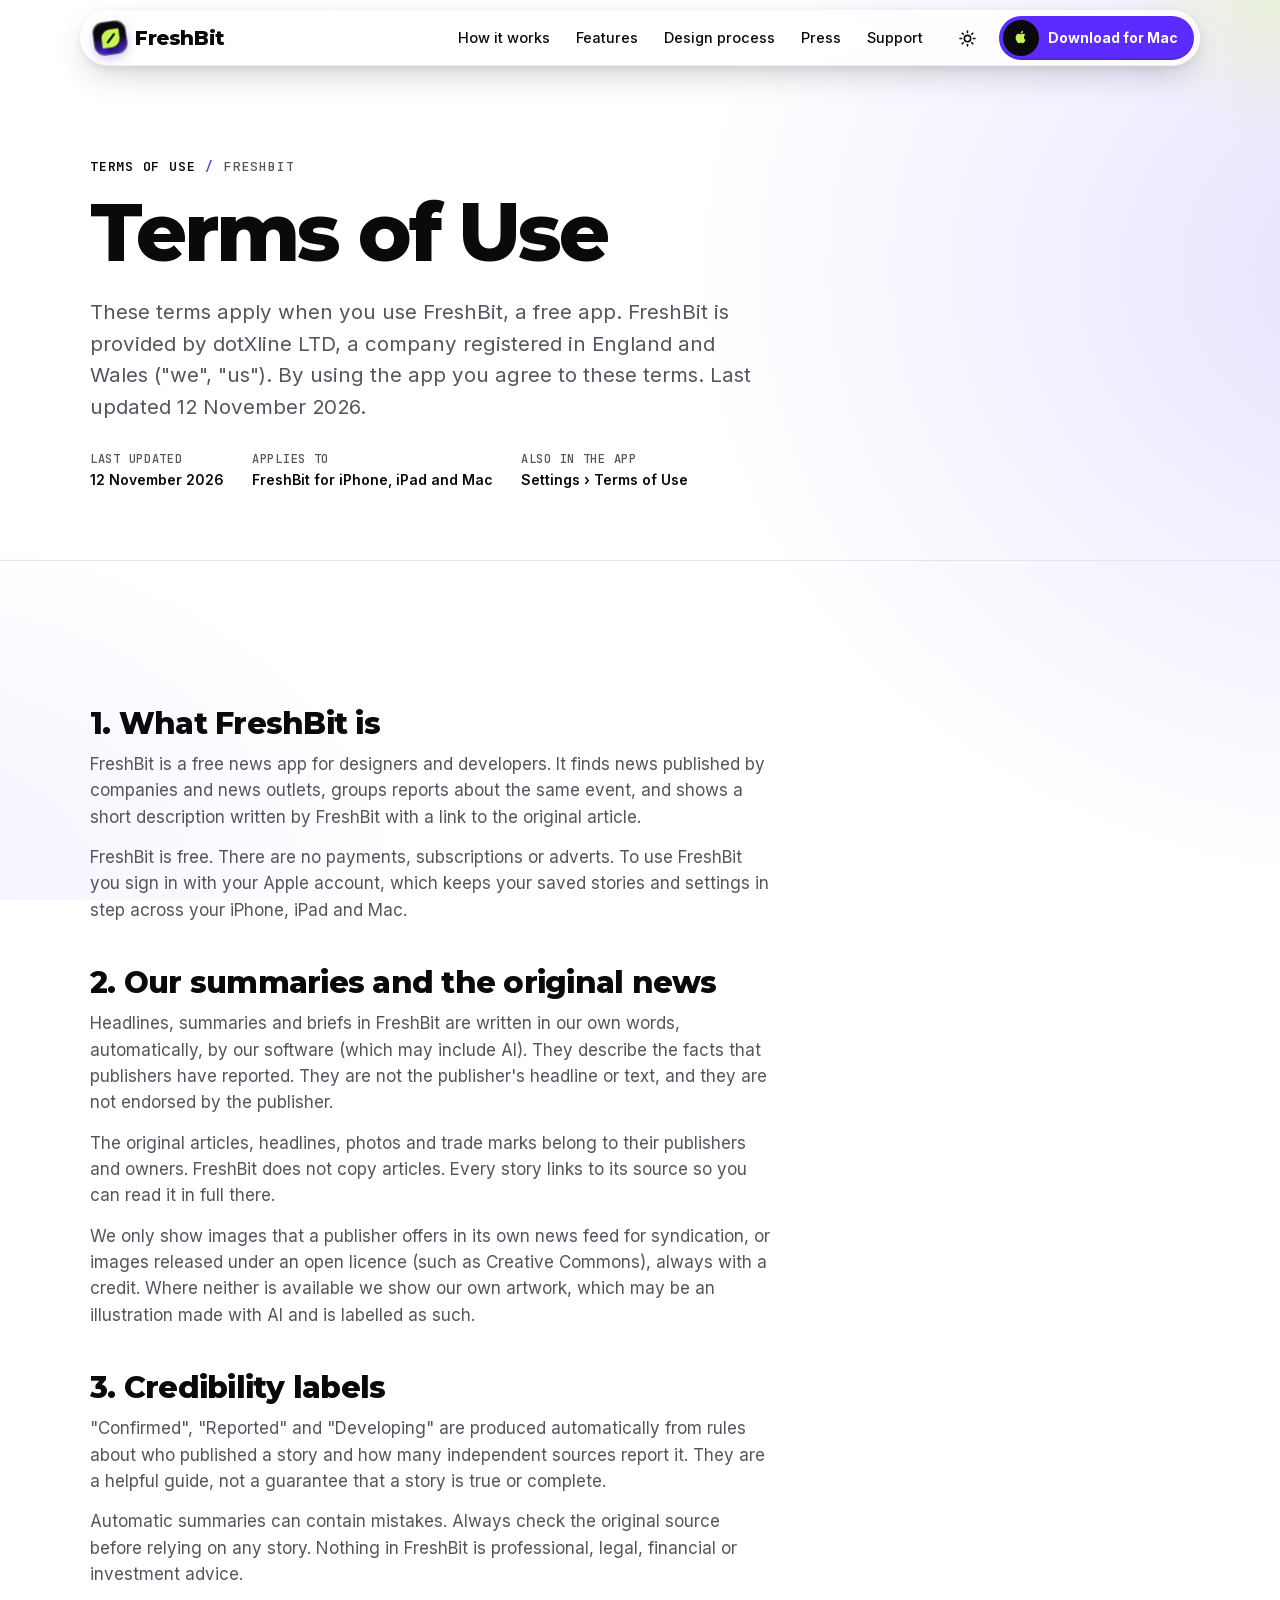
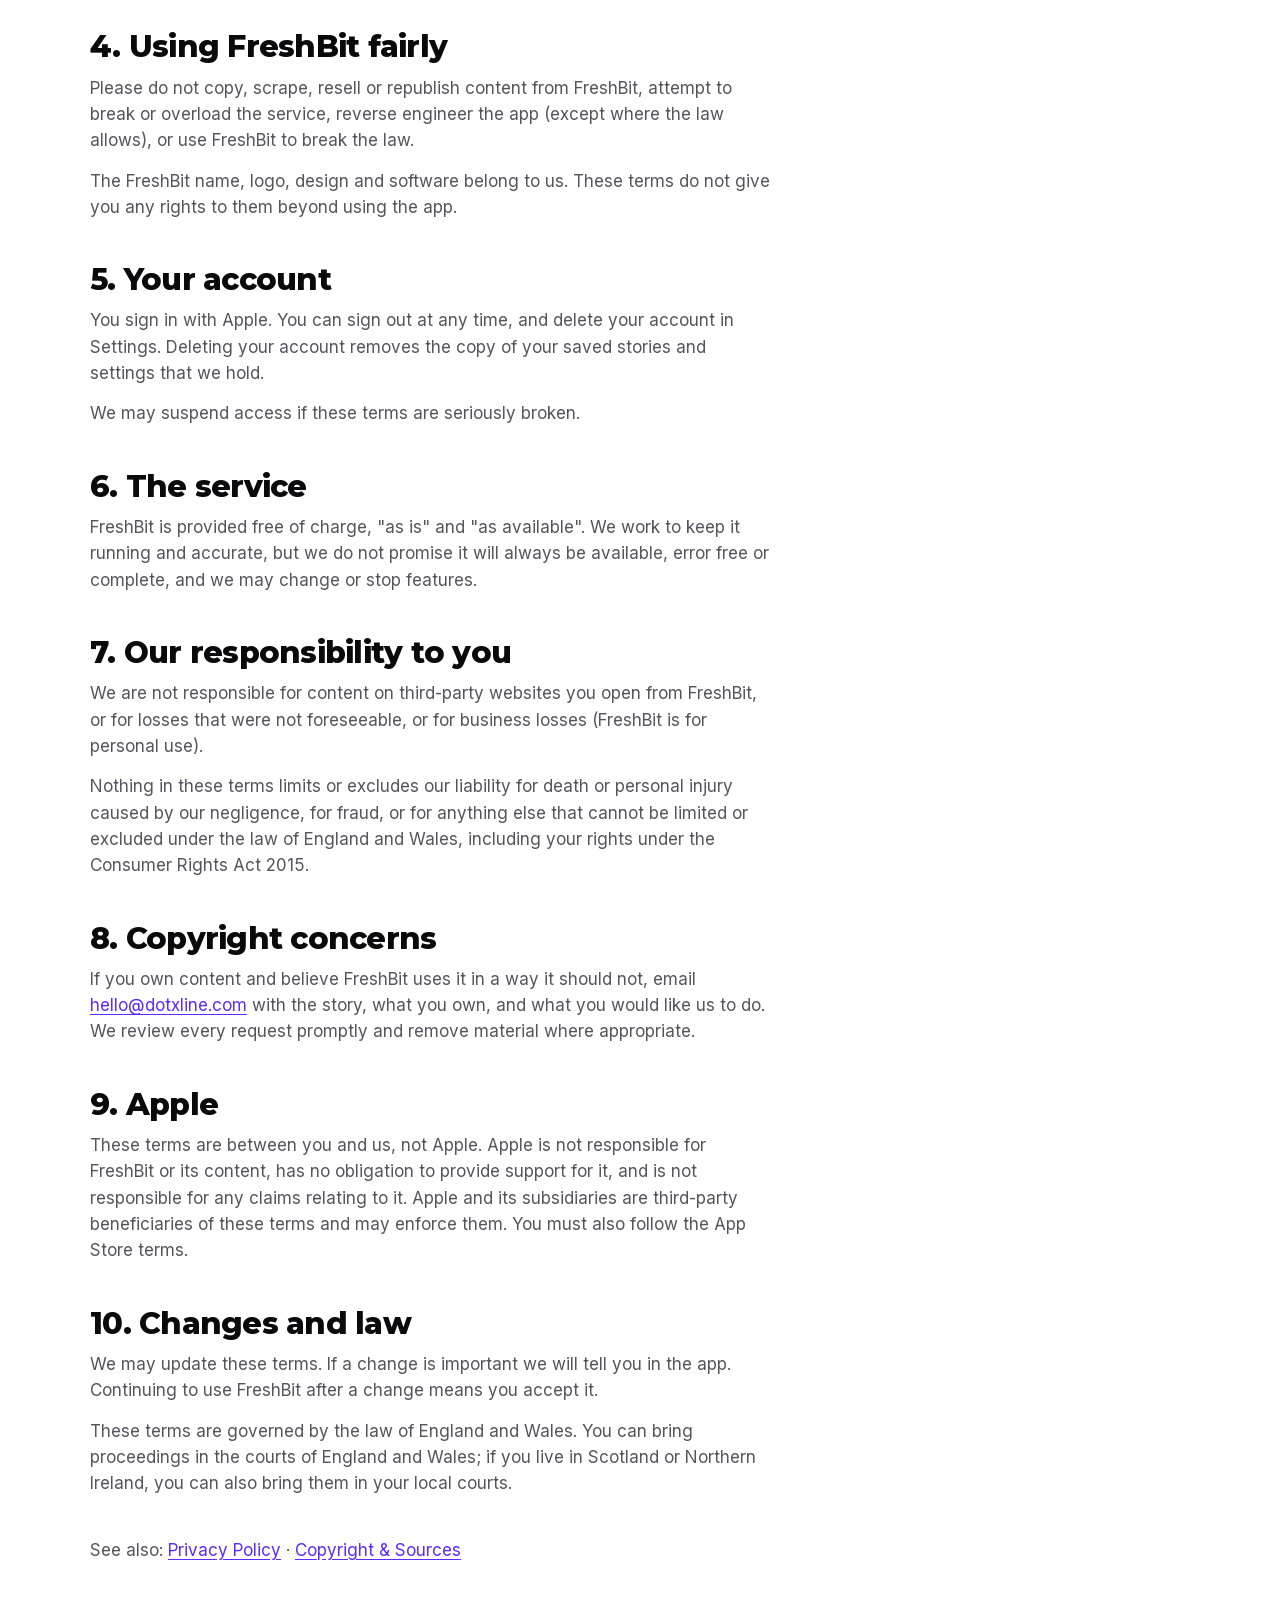
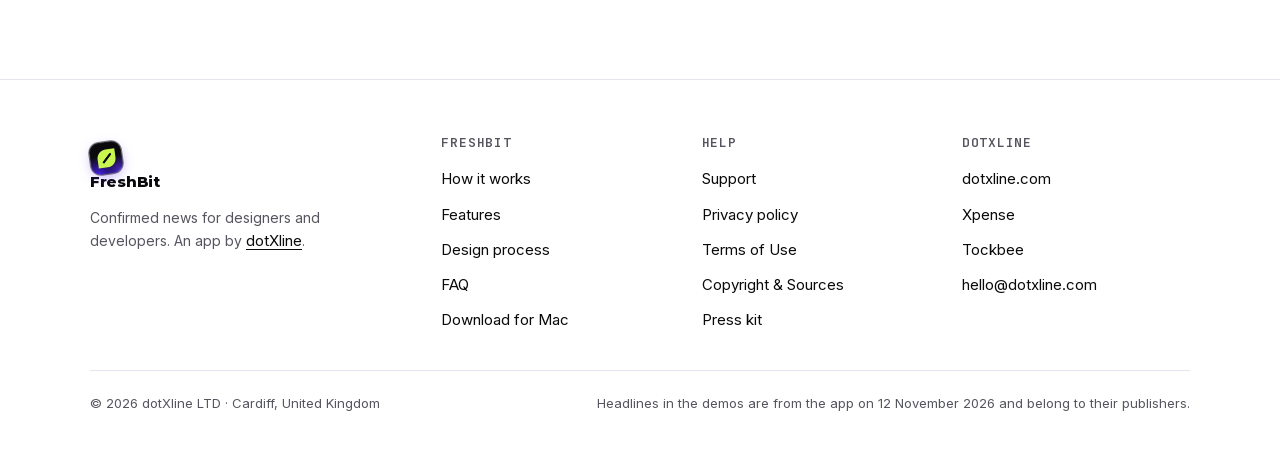
<file: terms.html>
<!doctype html>
<html lang="en">
<head>
<meta charset="utf-8">
<meta name="color-scheme" content="light dark">
<script>try{var t=localStorage.getItem("fb-theme");if(t==="light"||t==="dark"){document.documentElement.dataset.theme=t;document.querySelector('meta[name="color-scheme"]').content=t}}catch(e){}</script>
<meta name="viewport" content="width=device-width,initial-scale=1">
<title>Terms of Use · FreshBit</title>
<meta name="description" content="The terms for using FreshBit, a free news app for designers and developers by dotXline LTD.">
<link rel="canonical" href="https://freshbit.dotxline.com/terms.html">
<meta property="og:title" content="Terms of Use · FreshBit">
<meta property="og:description" content="The terms for using FreshBit, a free news app for designers and developers by dotXline LTD.">
<meta property="og:image" content="https://freshbit.dotxline.com/icon-512.png">
<link rel="icon" href="favicon.ico" sizes="48x48"><link rel="icon" href="favicon.svg" type="image/svg+xml"><link rel="apple-touch-icon" href="apple-touch-icon.png"><link rel="manifest" href="site.webmanifest">
<link rel="preload" href="assets/fonts/inter-latin.woff2" as="font" type="font/woff2" crossorigin><link rel="preload" href="assets/fonts/montserrat-latin.woff2" as="font" type="font/woff2" crossorigin>
<link rel="stylesheet" href="assets/fb.css?v=35">
<script src="assets/fb.js?v=26" defer></script>
</head>
<body>
<a class="skip" href="#main">Skip to content</a>
<header class="top">
  <div class="wrap">
    <a class="brand" href="./" aria-label="FreshBit home"><span class="tile"><svg viewBox="15 15 70 70" aria-hidden="true"><path fill="#0A0A0C" fill-rule="evenodd" d="M50 20H80V50C80 66.6 66.6 80 50 80H20V50C20 33.4 33.4 20 50 20ZM34.5 61.5L61.5 34.5L66.5 39.5L39.5 66.5Z"/><path class="bit" d="M38.28 62.7L62.7 38.28" transform="translate(1.76 -1.76)" fill="none" stroke="#0A0A0C" stroke-width="5.27" stroke-linecap="round"/></svg></span>FreshBit</a>
    <nav class="nav" id="nav" aria-label="Main">
      <a href="./#how">How it works</a>
      <a href="./#features">Features</a>
      <a href="design.html">Design process</a>
      <a href="press.html">Press</a>
      <a href="support.html">Support</a>
    </nav>
    <button class="icon-btn theme-btn" type="button" aria-label="Switch colour theme"><svg class="sun" viewBox="0 0 24 24" fill="none" stroke="currentColor" stroke-width="2" stroke-linecap="round"><circle cx="12" cy="12" r="4"/><path d="M12 2.5v2M12 19.5v2M2.5 12h2M19.5 12h2M5.3 5.3l1.4 1.4M17.3 17.3l1.4 1.4M5.3 18.7l1.4-1.4M17.3 6.7l1.4-1.4"/></svg><svg class="moon" viewBox="0 0 24 24" fill="none" stroke="currentColor" stroke-width="2" stroke-linecap="round" stroke-linejoin="round"><path d="M20 14.5A8 8 0 0 1 9.5 4 8 8 0 1 0 20 14.5z"/></svg></button>
    <button class="icon-btn menu-btn" type="button" aria-expanded="false" aria-controls="nav" aria-label="Menu"><svg viewBox="0 0 24 24" fill="none" stroke="currentColor" stroke-width="2" stroke-linecap="round"><path d="M4 8h16M4 16h16"/></svg></button>
    <a class="mac-btn sm" href="https://github.com/NagulesGobi/freshbit-website/releases/latest/download/FreshBit.dmg" data-mac data-mac-href aria-label="Download for Mac"><span class="apple"><svg viewBox="0 0 24 24" fill="currentColor" aria-hidden="true"><path d="M16.4 12.6c0-2.4 2-3.5 2-3.6-1.1-1.6-2.8-1.8-3.4-1.8-1.4-.1-2.8.9-3.5.9s-1.8-.9-3-.8c-1.5 0-3 .9-3.8 2.3-1.6 2.8-.4 7 1.2 9.3.8 1.1 1.7 2.4 2.9 2.3 1.2 0 1.6-.7 3-.7s1.8.7 3 .7c1.3 0 2.1-1.1 2.8-2.3.9-1.3 1.3-2.6 1.3-2.6s-2.5-1-2.5-3.7zM14.1 5.6c.6-.8 1.1-1.9 1-3-.9 0-2.1.6-2.7 1.4-.6.7-1.1 1.8-1 2.9 1 .1 2.1-.5 2.7-1.3z"/></svg></span><span class="t"><b>Download for Mac</b></span></a><a data-mac-fallback class="btn lime small" href="./#test">Join the test</a>
  </div>
</header>

<main id="main">
<section class="page-hero">
  <div class="wrap">
    <p class="eyebrow"><b>Terms of Use</b><i>/</i>FreshBit</p>
    <h1>Terms of Use</h1>
    <p class="lede">These terms apply when you use FreshBit, a free app. FreshBit is provided by dotXline LTD, a company registered in England and Wales ("we", "us"). By using the app you agree to these terms. Last updated 12 November 2026.</p>
    <dl class="meta-row"><div><dt>Last updated</dt><dd>12 November 2026</dd></div><div><dt>Applies to</dt><dd>FreshBit for iPhone, iPad and Mac</dd></div><div><dt>Also in the app</dt><dd>Settings › Terms of Use</dd></div></dl>
  </div>
</section>
<div class="wrap">
  <article class="legal-doc chapter">
    <h2>1. What FreshBit is</h2>
    <p>FreshBit is a free news app for designers and developers. It finds news published by companies and news outlets, groups reports about the same event, and shows a short description written by FreshBit with a link to the original article.</p>
    <p>FreshBit is free. There are no payments, subscriptions or adverts. To use FreshBit you sign in with your Apple account, which keeps your saved stories and settings in step across your iPhone, iPad and Mac.</p>
    <h2>2. Our summaries and the original news</h2>
    <p>Headlines, summaries and briefs in FreshBit are written in our own words, automatically, by our software (which may include AI). They describe the facts that publishers have reported. They are not the publisher's headline or text, and they are not endorsed by the publisher.</p>
    <p>The original articles, headlines, photos and trade marks belong to their publishers and owners. FreshBit does not copy articles. Every story links to its source so you can read it in full there.</p>
    <p>We only show images that a publisher offers in its own news feed for syndication, or images released under an open licence (such as Creative Commons), always with a credit. Where neither is available we show our own artwork, which may be an illustration made with AI and is labelled as such.</p>
    <h2>3. Credibility labels</h2>
    <p>"Confirmed", "Reported" and "Developing" are produced automatically from rules about who published a story and how many independent sources report it. They are a helpful guide, not a guarantee that a story is true or complete.</p>
    <p>Automatic summaries can contain mistakes. Always check the original source before relying on any story. Nothing in FreshBit is professional, legal, financial or investment advice.</p>
    <h2>4. Using FreshBit fairly</h2>
    <p>Please do not copy, scrape, resell or republish content from FreshBit, attempt to break or overload the service, reverse engineer the app (except where the law allows), or use FreshBit to break the law.</p>
    <p>The FreshBit name, logo, design and software belong to us. These terms do not give you any rights to them beyond using the app.</p>
    <h2>5. Your account</h2>
    <p>You sign in with Apple. You can sign out at any time, and delete your account in Settings. Deleting your account removes the copy of your saved stories and settings that we hold.</p>
    <p>We may suspend access if these terms are seriously broken.</p>
    <h2>6. The service</h2>
    <p>FreshBit is provided free of charge, "as is" and "as available". We work to keep it running and accurate, but we do not promise it will always be available, error free or complete, and we may change or stop features.</p>
    <h2>7. Our responsibility to you</h2>
    <p>We are not responsible for content on third-party websites you open from FreshBit, or for losses that were not foreseeable, or for business losses (FreshBit is for personal use).</p>
    <p>Nothing in these terms limits or excludes our liability for death or personal injury caused by our negligence, for fraud, or for anything else that cannot be limited or excluded under the law of England and Wales, including your rights under the Consumer Rights Act 2015.</p>
    <h2>8. Copyright concerns</h2>
    <p>If you own content and believe FreshBit uses it in a way it should not, email <a href="mailto:hello@dotxline.com">hello@dotxline.com</a> with the story, what you own, and what you would like us to do. We review every request promptly and remove material where appropriate.</p>
    <h2>9. Apple</h2>
    <p>These terms are between you and us, not Apple. Apple is not responsible for FreshBit or its content, has no obligation to provide support for it, and is not responsible for any claims relating to it. Apple and its subsidiaries are third-party beneficiaries of these terms and may enforce them. You must also follow the App Store terms.</p>
    <h2>10. Changes and law</h2>
    <p>We may update these terms. If a change is important we will tell you in the app. Continuing to use FreshBit after a change means you accept it.</p>
    <p>These terms are governed by the law of England and Wales. You can bring proceedings in the courts of England and Wales; if you live in Scotland or Northern Ireland, you can also bring them in your local courts.</p>
    <p style="margin-top:40px">See also: <a href="privacy.html">Privacy Policy</a> · <a href="sources.html">Copyright &amp; Sources</a></p>
  </article>
</div>
</main>

<footer class="foot">
  <div class="wrap">
    <div>
      <a class="brand" href="./" aria-label="FreshBit home"><span class="tile"><svg viewBox="15 15 70 70" aria-hidden="true"><path fill="#0A0A0C" fill-rule="evenodd" d="M50 20H80V50C80 66.6 66.6 80 50 80H20V50C20 33.4 33.4 20 50 20ZM34.5 61.5L61.5 34.5L66.5 39.5L39.5 66.5Z"/><path class="bit" d="M38.28 62.7L62.7 38.28" transform="translate(1.76 -1.76)" fill="none" stroke="#0A0A0C" stroke-width="5.27" stroke-linecap="round"/></svg></span>FreshBit</a>
      <p>Confirmed news for designers and developers. An app by <a href="https://dotxline.com/" style="display:inline;padding:0;text-decoration:underline">dotXline</a>.</p>
    </div>
    <div><h2>FreshBit</h2><a href="./#how">How it works</a><a href="./#features">Features</a><a href="design.html">Design process</a><a href="./#faq">FAQ</a><a href="https://github.com/NagulesGobi/freshbit-website/releases/latest/download/FreshBit.dmg" data-mac data-mac-href>Download for Mac</a></div>
    <div><h2>Help</h2><a href="support.html">Support</a><a href="privacy.html">Privacy policy</a><a href="terms.html">Terms of Use</a><a href="sources.html">Copyright &amp; Sources</a><a href="press.html">Press kit</a></div>
    <div><h2>dotXline</h2><a href="https://dotxline.com/">dotxline.com</a><a href="https://dotxline.com/xpense.html">Xpense</a><a href="https://dotxline.com/tockbee.html">Tockbee</a><a href="mailto:hello@dotxline.com">hello@dotxline.com</a></div>
    <div class="legal"><span>© 2026 dotXline LTD · Cardiff, United Kingdom</span><span>Headlines in the demos are from the app on 12 November 2026 and belong to their publishers.</span></div>
  </div>
</footer>
</body>
</html>
</file>
<file: assets/fb.css>
/* Self-hosted fonts (SIL Open Font License): no request to Google, so no visitor IP leaves this site */
@font-face{font-family:'Inter';font-style:normal;font-weight:400 700;font-display:swap;src:url(fonts/inter-latin-ext.woff2) format('woff2');unicode-range:U+0100-02BA, U+02BD-02C5, U+02C7-02CC, U+02CE-02D7, U+02DD-02FF, U+0304, U+0308, U+0329, U+1D00-1DBF, U+1E00-1E9F, U+1EF2-1EFF, U+2020, U+20A0-20AB, U+20AD-20C4, U+2113, U+2C60-2C7F, U+A720-A7FF}
@font-face{font-family:'Inter';font-style:normal;font-weight:400 700;font-display:swap;src:url(fonts/inter-latin.woff2) format('woff2');unicode-range:U+0000-00FF, U+0131, U+0152-0153, U+02BB-02BC, U+02C6, U+02DA, U+02DC, U+0304, U+0308, U+0329, U+2000-206F, U+20AC, U+2122, U+2191, U+2193, U+2212, U+2215, U+FEFF, U+FFFD}
@font-face{font-family:'JetBrains Mono';font-style:normal;font-weight:500 600;font-display:swap;src:url(fonts/jetbrains-mono-latin-ext.woff2) format('woff2');unicode-range:U+0100-02BA, U+02BD-02C5, U+02C7-02CC, U+02CE-02D7, U+02DD-02FF, U+0304, U+0308, U+0329, U+1D00-1DBF, U+1E00-1E9F, U+1EF2-1EFF, U+2020, U+20A0-20AB, U+20AD-20C4, U+2113, U+2C60-2C7F, U+A720-A7FF}
@font-face{font-family:'JetBrains Mono';font-style:normal;font-weight:500 600;font-display:swap;src:url(fonts/jetbrains-mono-latin.woff2) format('woff2');unicode-range:U+0000-00FF, U+0131, U+0152-0153, U+02BB-02BC, U+02C6, U+02DA, U+02DC, U+0304, U+0308, U+0329, U+2000-206F, U+20AC, U+2122, U+2191, U+2193, U+2212, U+2215, U+FEFF, U+FFFD}
@font-face{font-family:'Montserrat';font-style:normal;font-weight:700 800;font-display:swap;src:url(fonts/montserrat-latin-ext.woff2) format('woff2');unicode-range:U+0100-02BA, U+02BD-02C5, U+02C7-02CC, U+02CE-02D7, U+02DD-02FF, U+0304, U+0308, U+0329, U+1D00-1DBF, U+1E00-1E9F, U+1EF2-1EFF, U+2020, U+20A0-20AB, U+20AD-20C4, U+2113, U+2C60-2C7F, U+A720-A7FF}
@font-face{font-family:'Montserrat';font-style:normal;font-weight:700 800;font-display:swap;src:url(fonts/montserrat-latin.woff2) format('woff2');unicode-range:U+0000-00FF, U+0131, U+0152-0153, U+02BB-02BC, U+02C6, U+02DA, U+02DC, U+0304, U+0308, U+0329, U+2000-206F, U+20AC, U+2122, U+2191, U+2193, U+2212, U+2215, U+FEFF, U+FFFD}
/* FreshBit website. Tokens come from the app's design system (MASTER.md, tokens.ts).
   Lime is a fill, never text on light. Display: Montserrat 800. Body: Inter. Data: JetBrains Mono. */
:root{
  --bg:#F5F5F7;--surface:#FFFFFF;--surface2:#EEEEF3;--border:#E0E0E8;
  --text:#0A0A0C;--text2:#55555F;--link:#5B2BFF;
  --lime:#C8F550;--ink:#0A0A0C;--on-lime:#0A0A0C;
  --rep-bg:#FFE9B8;--rep-fg:#6B4500;--dev-bg:#E0E0E8;--dev-fg:#3B3B45;
  --c-design:#14B8A6;--c-ux:#E8578A;--c-ai:#2F7BF6;--c-dev:#F2802F;
  --shadow:0 1px 2px rgba(10,10,12,.06);
  --shadow-lg:0 40px 80px -40px rgba(10,10,12,.45),0 12px 30px -18px rgba(10,10,12,.3);
  --band:#0A0A0C;--band-text:#F5F5F7;--band-text2:#A5A5B0;
  --display:"Montserrat",ui-sans-serif,system-ui,sans-serif;
  --body:"Inter",ui-sans-serif,system-ui,-apple-system,"Segoe UI",sans-serif;
  --mono:"JetBrains Mono",ui-monospace,SFMono-Regular,Menlo,monospace;
  --sys:-apple-system,BlinkMacSystemFont,"SF Pro Text","Inter",system-ui,sans-serif;
  --r:20px;--wrap:1180px;--gutter:clamp(16px,4vw,40px);
  --ease:cubic-bezier(.2,.8,.2,1);
  color-scheme:light dark;
}
@media (prefers-color-scheme:dark){:root:not([data-theme=light]){
  --bg:#0A0A0C;--surface:#141418;--surface2:#1C1C22;--border:#2A2A33;
  --text:#F5F5F7;--text2:#A5A5B0;--link:#C8F550;
  --rep-bg:#3A2D0F;--rep-fg:#FFD27A;--dev-bg:#222228;--dev-fg:#BDBDC6;
  --shadow:none;--shadow-lg:0 40px 90px -40px rgba(0,0,0,.8);
  --band:#141418;color-scheme:dark;
}}
:root[data-theme=dark]{
  --bg:#0A0A0C;--surface:#141418;--surface2:#1C1C22;--border:#2A2A33;
  --text:#F5F5F7;--text2:#A5A5B0;--link:#C8F550;
  --rep-bg:#3A2D0F;--rep-fg:#FFD27A;--dev-bg:#222228;--dev-fg:#BDBDC6;
  --shadow:none;--shadow-lg:0 40px 90px -40px rgba(0,0,0,.8);
  --band:#141418;color-scheme:dark;
}

*,*::before,*::after{box-sizing:border-box}
html{-webkit-text-size-adjust:100%;scroll-behavior:smooth;scroll-padding-top:84px}
body{margin:0;background:var(--bg);color:var(--text);font:400 17px/1.55 var(--body);overflow-x:hidden;-webkit-font-smoothing:antialiased}
img,svg,video{display:block;max-width:100%}
a{color:var(--link);text-underline-offset:3px}
button{font:inherit;color:inherit}
:focus-visible{outline:3px solid var(--link);outline-offset:3px;border-radius:6px}
.wrap{max-width:var(--wrap);margin:0 auto;padding:0 var(--gutter)}
.skip{position:absolute;left:-999px;top:8px;background:var(--lime);color:var(--ink);padding:10px 14px;border-radius:10px;z-index:99;font-weight:700}
.skip:focus{left:8px}
.sr{position:absolute!important;width:1px;height:1px;overflow:hidden;clip:rect(0 0 0 0);white-space:nowrap}
h1,h2,h3{font-family:var(--display);font-weight:800;letter-spacing:-.025em;line-height:1.04;margin:0;text-wrap:balance}
h1{font-size:clamp(40px,5.8vw,78px);letter-spacing:-.04em}
h2{font-size:clamp(32px,4.6vw,58px)}
h3{font-size:clamp(22px,2.4vw,30px);letter-spacing:-.02em;line-height:1.12}
p{margin:0;text-wrap:pretty}
.lede{font-size:clamp(18px,1.6vw,21px);color:var(--text2);max-width:38ch}
.muted{color:var(--text2)}
.mono{font-family:var(--mono)}

/* the lime marker: the app's date pill, used for one or two words per screen */
.hl{background:var(--lime);color:var(--on-lime);border-radius:.16em;padding:0 .14em;-webkit-box-decoration-break:clone;box-decoration-break:clone}
.eyebrow{display:flex;align-items:center;gap:10px;font:500 13px/1 var(--mono);letter-spacing:.06em;text-transform:uppercase;color:var(--text2);margin-bottom:18px}
.eyebrow b{color:var(--text);font-weight:600}
.eyebrow i{font-style:normal;color:var(--link)}

/* ---------- header: a floating Liquid Glass dock. Scrolling down tucks it into a round bubble
   with the leaf at the right edge (like the app's own folding header); scrolling up or a tap opens it. ---------- */
:root{--g-bg:rgba(255,255,255,.55);--g-edge:rgba(255,255,255,.85);--g-hi:rgba(255,255,255,.95);--g-lo:rgba(10,10,12,.06);--g-spec:rgba(255,255,255,.7);
  --g-shadow:0 12px 34px -8px rgba(10,10,12,.22),0 2px 8px rgba(10,10,12,.08);--dock-h:56px}
@media (prefers-color-scheme:dark){:root:not([data-theme=light]){--g-bg:rgba(32,32,38,.5);--g-edge:rgba(245,245,247,.16);--g-hi:rgba(245,245,247,.32);--g-lo:rgba(0,0,0,.25);--g-spec:rgba(245,245,247,.16);--g-shadow:0 14px 40px -8px rgba(0,0,0,.65),0 2px 10px rgba(0,0,0,.35)}}
:root[data-theme=dark]{--g-bg:rgba(32,32,38,.5);--g-edge:rgba(245,245,247,.16);--g-hi:rgba(245,245,247,.32);--g-lo:rgba(0,0,0,.25);--g-spec:rgba(245,245,247,.16);--g-shadow:0 14px 40px -8px rgba(0,0,0,.65),0 2px 10px rgba(0,0,0,.35)}
.top{position:fixed;inset:10px 0 auto;z-index:50;padding:0 14px;pointer-events:none}
.top + main{margin-top:calc(var(--dock-h) + 14px)}
.top .wrap{position:relative;isolation:isolate;pointer-events:auto;display:flex;align-items:center;gap:10px;height:var(--dock-h);max-width:none;width:min(100%,1120px);margin:0 auto;padding:0 6px 0 14px;border-radius:999px;
  transition:width .7s cubic-bezier(.5,1.35,.4,1),margin-left .7s cubic-bezier(.5,1.35,.4,1),padding .5s var(--ease)}
.top.ready .wrap{width:var(--pw);margin-left:calc((100% - var(--pw)) / 2);margin-right:0}
.top .wrap::before{content:"";position:absolute;inset:0;border-radius:inherit;z-index:-2;background:linear-gradient(180deg,rgba(255,255,255,.18),rgba(255,255,255,0) 60%),var(--g-bg);
  -webkit-backdrop-filter:blur(28px) saturate(190%) brightness(1.05);backdrop-filter:blur(28px) saturate(190%) brightness(1.05);
  box-shadow:var(--g-shadow),inset 0 1px 0 var(--g-hi),inset 0 -1px 0 var(--g-lo),inset 0 0 0 1px var(--g-edge)}
.top .wrap::after{content:"";position:absolute;inset:0;border-radius:inherit;z-index:-1;pointer-events:none;background:radial-gradient(170px 70px at var(--hx,22%) var(--hy,0%),var(--g-spec),transparent 72%);opacity:.85}
.top .wrap > *{transition:opacity .3s var(--ease) .22s,transform .55s cubic-bezier(.5,1.35,.4,1) .12s}
.dock-dot{position:absolute;inset:0;display:grid;place-items:center;width:100%;height:100%;padding:0;border:0;border-radius:50%;background:none;cursor:pointer;opacity:0;scale:.4;pointer-events:none;transition:opacity .25s,scale .55s cubic-bezier(.5,1.6,.4,1)}
.dock-dot svg{width:28px;height:28px;rotate:-8deg}
.dock-dot path{fill:var(--text)}
:root[data-theme=dark] .dock-dot path{fill:var(--lime)}
@media (prefers-color-scheme:dark){:root:not([data-theme=light]) .dock-dot path{fill:var(--lime)}}
.dock-dot:hover{scale:1.08}.dock-dot:active{scale:.94}
.top.collapsed .wrap{width:var(--dock-h);margin-left:calc(100% - var(--dock-h));padding:0}
.top.collapsed .wrap > :not(.dock-dot){opacity:0;transform:scale(.55);pointer-events:none;transition-delay:0s;transition-duration:.2s,.35s}
.top.collapsed .dock-dot{opacity:1;scale:1;pointer-events:auto;transition-delay:.22s}
.brand{display:flex;align-items:center;gap:9px;text-decoration:none;color:var(--text);font:800 20px/1 var(--display);letter-spacing:-.02em;margin-right:auto;white-space:nowrap}
.brand .tile{width:32px;height:32px;border-radius:10px;background:var(--lime);display:grid;place-items:center;transform:rotate(-8deg);transition:transform .3s var(--ease)}
.brand:hover .tile{transform:rotate(0)}
.brand .tile svg{width:21px;height:21px}
.nav{display:flex;gap:2px}
.nav a{color:var(--text);text-decoration:none;font-weight:500;font-size:14.5px;padding:9px 12px;border-radius:999px;white-space:nowrap}
.nav a:hover{background:color-mix(in srgb,var(--text) 7%,transparent)}
.nav a[aria-current=page]{background:color-mix(in srgb,var(--text) 9%,transparent);font-weight:600}
.icon-btn{width:44px;height:44px;border-radius:50%;border:0;background:transparent;color:var(--text);display:grid;place-items:center;cursor:pointer;flex:none}
.icon-btn svg{width:19px;height:19px}
.icon-btn:hover{background:color-mix(in srgb,var(--text) 8%,transparent)}
.theme-btn .moon{display:none}
:root[data-theme=dark] .theme-btn .sun{display:none}:root[data-theme=dark] .theme-btn .moon{display:block}
@media (prefers-color-scheme:dark){:root:not([data-theme=light]) .theme-btn .sun{display:none}:root:not([data-theme=light]) .theme-btn .moon{display:block}}
.menu-btn{display:none}
.top .btn.small{min-height:44px}
@media (max-width:900px){
  .menu-btn{display:grid}
  .nav{position:absolute;top:calc(100% + 8px);left:0;right:0;flex-direction:column;gap:0;padding:8px;border-radius:24px;background:var(--surface);border:1px solid var(--border);box-shadow:var(--g-shadow);display:none}
  .nav.open{display:flex}
  .nav a{font-size:17px;padding:13px 14px;border-radius:14px}
  .top .btn{display:none}
}
@media (prefers-reduced-motion:reduce){.top .wrap,.top .wrap > *,.dock-dot{transition:none!important}}

/* ---------- buttons ---------- */
.btn{display:inline-flex;align-items:center;justify-content:center;gap:8px;min-height:48px;padding:0 22px;border-radius:999px;font:700 16px/1 var(--body);text-decoration:none;border:0;cursor:pointer;transition:transform .15s var(--ease),background .2s,box-shadow .2s;white-space:nowrap}
.btn:active{transform:scale(.97)}
.btn svg{width:16px;height:16px}
.btn.lime{background:var(--lime);color:var(--on-lime);box-shadow:inset 0 -2px 0 rgba(10,10,12,.14)}
.btn.lime:hover{box-shadow:inset 0 -2px 0 rgba(10,10,12,.14),0 10px 26px -10px rgba(110,150,10,.7)}
.btn.ghost{background:transparent;color:var(--text);border:1px solid var(--border)}
.btn.ghost:hover{background:var(--surface2)}
.btn.small{min-height:40px;padding:0 16px;font-size:14px}
.btn-row{display:flex;gap:12px;flex-wrap:wrap}

/* ---------- badges, chips (shared by site and phone) ---------- */
.badge{display:inline-flex;align-items:center;gap:4px;font:700 12px/1 var(--sys);padding:4px 9px 4px 7px;border-radius:999px;white-space:nowrap}
.badge svg{width:12px;height:12px}
.badge.ok{background:var(--lime);color:var(--ink)}
.badge.rep{background:var(--rep-bg);color:var(--rep-fg)}
.badge.dev{background:var(--dev-bg);color:var(--dev-fg)}
.badge.held{background:transparent;color:var(--text2);border:1px dashed var(--border)}
.cat{display:inline-flex;align-items:center;gap:5px;font:600 12px/1 var(--sys);color:var(--text2)}
.cat::before{content:"";width:6px;height:6px;border-radius:50%;background:var(--dot,#999)}
.d-design{--dot:var(--c-design)}.d-ux{--dot:var(--c-ux)}.d-ai{--dot:var(--c-ai)}.d-dev{--dot:var(--c-dev)}

/* ---------- hero ---------- */
.hero{position:relative;padding:clamp(28px,6vw,72px) 0 clamp(40px,6vw,80px);overflow:hidden}
.hero .wrap{display:grid;grid-template-columns:minmax(0,1.08fr) minmax(0,.92fr);gap:clamp(24px,5vw,72px);align-items:center}
.status{display:inline-flex;align-items:center;gap:8px;font:600 13px/1 var(--body);padding:7px 12px 7px 9px;border-radius:999px;background:var(--surface);border:1px solid var(--border);margin-bottom:26px}
.status .pulse{width:8px;height:8px;border-radius:50%;background:#3BA55C;box-shadow:0 0 0 0 rgba(59,165,92,.5);animation:pulse 2.2s infinite}
@keyframes pulse{70%{box-shadow:0 0 0 8px rgba(59,165,92,0)}100%{box-shadow:0 0 0 0 rgba(59,165,92,0)}}
.hero h1{margin-bottom:24px}
.hero .lede{margin-bottom:32px}
.hero-note{margin-top:22px;font-size:14px;color:var(--text2);display:flex;gap:18px;flex-wrap:wrap}
.hero-note span{display:inline-flex;align-items:center;gap:6px}
.hero-note svg{width:16px;height:16px;color:var(--link)}
.stage{position:relative;display:grid;justify-items:center;gap:18px;min-height:700px}
.stage .leaf{position:absolute;width:min(620px,130%);aspect-ratio:1;left:56%;top:46%;translate:-50% -50%;rotate:-8deg;pointer-events:none}
.stage .leaf path{fill:var(--v)}
.stage .hint{position:relative;font:500 12px/1.3 var(--mono);color:var(--text2);text-align:center;background:var(--bg);padding:6px 12px;border-radius:999px;border:1px solid var(--border)}

/* source ticker */
.ticker{border-block:1px solid var(--border);overflow:hidden;background:var(--surface)}
.ticker-row{display:flex;gap:0;width:max-content;animation:tick 70s linear infinite;padding:16px 0}
.ticker:hover .ticker-row{animation-play-state:paused}
.ticker span{font:500 14px/1 var(--mono);color:var(--text2);white-space:nowrap;padding:0 14px}
.ticker span b{color:var(--text);font-weight:600}
.ticker span::after{content:"/";margin-left:28px;color:var(--link)}
@keyframes tick{to{transform:translateX(-50%)}}

/* numbers */
.facts{display:grid;grid-template-columns:repeat(4,1fr);gap:0;border-bottom:1px solid var(--border)}
.facts div{padding:28px var(--gutter) 30px;border-right:1px solid var(--border)}
.facts div:last-child{border-right:0}
.facts strong{display:block;font:800 clamp(30px,3.6vw,46px)/1 var(--display);letter-spacing:-.03em;margin-bottom:8px}
.facts span{font-size:14px;color:var(--text2)}
@media (max-width:760px){.facts{grid-template-columns:1fr 1fr}.facts div:nth-child(2){border-right:0}.facts div:nth-child(-n+2){border-bottom:1px solid var(--border)}}

/* ---------- sections ---------- */
.section{padding:clamp(72px,10vw,140px) 0}
.section-head{display:grid;grid-template-columns:minmax(0,1fr) minmax(0,.8fr);gap:24px 64px;align-items:end;margin-bottom:clamp(36px,5vw,64px)}
.section-head p{color:var(--text2);font-size:18px}
@media (max-width:860px){.section-head{grid-template-columns:1fr}}

/* how it works */
.steps{display:grid;grid-template-columns:repeat(3,1fr);gap:16px;counter-reset:s;margin-bottom:28px}
.step{background:var(--surface);border:1px solid var(--border);border-radius:var(--r);padding:26px 24px 28px;box-shadow:var(--shadow);position:relative}
.step .n{font:600 13px/1 var(--mono);color:var(--text2);display:flex;justify-content:space-between;margin-bottom:46px}
.step .n i{font-style:normal;color:var(--link)}
.step h3{font-size:24px;margin-bottom:10px}
.step p{color:var(--text2);font-size:16px}
.step .viz{margin-top:22px;display:flex;flex-wrap:wrap;gap:6px}
.chiplet{font:500 12px/1 var(--mono);padding:7px 9px;border-radius:8px;background:var(--surface2);color:var(--text)}
.chiplet.t1{background:var(--lime);color:var(--ink)}
.chiplet.t3{background:transparent;border:1px dashed var(--border);color:var(--text2)}
.merge{display:grid;gap:6px;width:100%}
.merge div{font:500 12px/1.3 var(--mono);padding:8px 10px;border-radius:8px;background:var(--surface2);display:flex;justify-content:space-between;gap:10px}
.merge div em{font-style:normal;color:var(--text2)}
.merge .into{background:var(--ink);color:#F5F5F7}
:root[data-theme=dark] .merge .into{background:var(--lime);color:var(--ink)}
@media (prefers-color-scheme:dark){:root:not([data-theme=light]) .merge .into{background:var(--lime);color:var(--ink)}}
@media (max-width:900px){.steps{grid-template-columns:1fr}.step .n{margin-bottom:24px}}

/* score lab */
.lab{display:grid;grid-template-columns:minmax(0,1fr) minmax(0,1fr);border:1px solid var(--border);border-radius:28px;overflow:hidden;background:var(--surface);box-shadow:var(--shadow)}
.lab-in{padding:clamp(22px,3vw,36px);display:grid;gap:22px;align-content:start}
.lab-in h3{font-size:26px}
.presets{display:flex;flex-wrap:wrap;gap:8px}
.preset{border:1px solid var(--border);background:var(--bg);border-radius:999px;padding:9px 14px;font:600 14px/1 var(--body);cursor:pointer;min-height:40px}
.preset[aria-pressed=true]{background:var(--text);color:var(--bg);border-color:var(--text)}
.ctl{display:grid;grid-template-columns:1fr auto;align-items:center;gap:6px 16px;padding-top:18px;border-top:1px solid var(--border)}
.ctl label,.ctl .lbl{font-weight:600;font-size:16px}
.ctl small{grid-column:1/-1;color:var(--text2);font-size:14px;line-height:1.45}
.seg{display:inline-flex;background:var(--surface2);border-radius:999px;padding:3px}
.seg button{border:0;background:transparent;border-radius:999px;padding:8px 12px;font:600 13px/1 var(--body);cursor:pointer;min-height:36px;color:var(--text2)}
.seg button[aria-pressed=true]{background:var(--surface);color:var(--text);box-shadow:0 1px 3px rgba(10,10,12,.14)}
.stepper{display:inline-flex;align-items:center;gap:4px;background:var(--surface2);border-radius:999px;padding:3px}
.stepper button{width:36px;height:36px;border-radius:50%;border:0;background:var(--surface);cursor:pointer;font:700 18px/1 var(--body);box-shadow:0 1px 3px rgba(10,10,12,.12)}
.stepper button:disabled{opacity:.35;cursor:default}
.stepper output{min-width:28px;text-align:center;font:600 16px/1 var(--mono)}
.switch{position:relative;width:52px;height:32px;flex:none}
.switch input{position:absolute;inset:0;opacity:0;margin:0;cursor:pointer;z-index:1}
.switch span{position:absolute;inset:0;border-radius:999px;background:var(--border);transition:background .2s}
.switch span::after{content:"";position:absolute;top:3px;left:3px;width:26px;height:26px;border-radius:50%;background:#fff;box-shadow:0 2px 5px rgba(0,0,0,.2);transition:transform .25s var(--ease)}
.switch input:checked+span{background:#34C759}
.switch input:checked+span::after{transform:translateX(20px)}
.switch input:focus-visible+span{outline:3px solid var(--link);outline-offset:2px}
.lab-out{background:radial-gradient(120% 60% at 100% 0%,rgba(200,245,80,.12),transparent 60%),var(--band);color:var(--band-text);padding:clamp(22px,3vw,36px);display:grid;gap:20px;align-content:start;position:relative}
.lab-out .score{display:flex;align-items:baseline;gap:10px}
.lab-out .score b{font:800 clamp(72px,9vw,120px)/.9 var(--display);letter-spacing:-.05em;font-variant-numeric:tabular-nums}
.lab-out .score span{font:500 18px/1 var(--mono);color:var(--band-text2)}
.meter{height:10px;border-radius:999px;background:rgba(245,245,247,.12);position:relative;overflow:visible}
.meter i{position:absolute;inset:0 auto 0 0;border-radius:999px;background:var(--lime);transition:width .5s var(--ease),background .3s}
.meter .tick{position:absolute;top:-6px;bottom:-6px;width:1px;background:rgba(245,245,247,.35)}
.meter .tick em{position:absolute;top:22px;left:50%;translate:-50% 0;font:500 11px/1 var(--mono);font-style:normal;color:var(--band-text2)}
.verdict{display:flex;align-items:center;gap:12px;flex-wrap:wrap;margin-top:14px}
.verdict .badge{font-size:14px;padding:6px 12px 6px 9px}
.verdict .badge svg{width:14px;height:14px}
.verdict p{color:var(--band-text2);font-size:15px}
.lab-out .badge.dev{background:#222228;color:#BDBDC6}.lab-out .badge.rep{background:#3A2D0F;color:#FFD27A}
.lab-out .badge.held{color:#A5A5B0;border-color:#3A3A45}
.rows{display:grid;gap:0;font:500 14px/1.3 var(--mono)}
.rows div{display:flex;justify-content:space-between;gap:12px;padding:11px 0;border-top:1px solid rgba(245,245,247,.1)}
.rows div span:first-child{font-family:var(--body);font-weight:500;color:var(--band-text2)}
.rows div.neg span:last-child{color:#FF9C8A}
.rows .zero span:last-child{color:var(--band-text2)}
.reasons{list-style:none;padding:0;margin:0;display:grid;gap:8px;font-size:15px;color:var(--band-text)}
.reasons li{display:flex;gap:10px}
.reasons li::before{content:"";flex:none;width:6px;height:6px;border-radius:50%;background:var(--lime);margin-top:9px}
@media (max-width:900px){.lab{grid-template-columns:1fr}}

/* features */
.feature{display:grid;grid-template-columns:minmax(0,1fr) minmax(0,1fr);gap:clamp(32px,6vw,96px);align-items:center;padding:clamp(48px,7vw,96px) 0;border-top:1px solid var(--border)}
.feature:first-of-type{border-top:0}
.feature.flip .copy{order:2}
.feature .copy h3{font-size:clamp(30px,3.6vw,46px);margin-bottom:18px;letter-spacing:-.03em}
.feature .copy>p{color:var(--text2);font-size:18px;margin-bottom:26px;max-width:46ch}
.ticks{list-style:none;margin:0;padding:0;display:grid;gap:14px}
.ticks li{display:grid;grid-template-columns:28px 1fr;gap:10px;font-size:16px}
.ticks li svg{width:20px;height:20px;margin-top:2px;color:var(--link)}
.ticks b{font-weight:600}
.feature .visual{display:grid;place-items:center;position:relative;min-height:560px}
.feature .visual .pad{position:absolute;inset:4% 0;border-radius:36px;background:var(--surface2)}
.feature .visual .pad.lime{background:var(--lime)}
@media (max-width:900px){.feature{grid-template-columns:1fr}.feature.flip .copy{order:0}.feature .visual{min-height:0;padding:28px 0}.feature .visual .pad{inset:0 -8px;border-radius:28px}}

/* component demos used inside features */
.demo-stack{position:relative;width:min(100%,360px);display:grid;gap:12px;z-index:1}
.swipe-hint{font:500 12px/1.3 var(--mono);color:var(--text2);text-align:center}

/* light / dark compare */
.compare{position:relative;width:min(100%,760px);margin:0 auto;display:grid;place-items:center;padding:28px 0}
.compare-stage{position:relative;width:320px;height:693px;max-width:100%}
.compare-stage .phone{position:absolute;inset:0}
.compare-stage .phone.dark-copy{clip-path:inset(0 0 0 var(--cut,50%))}
.compare-line{position:absolute;top:-14px;bottom:-14px;left:var(--cut,50%);width:2px;background:var(--lime);translate:-1px 0;pointer-events:none;z-index:3}
.compare-line::after{content:"";position:absolute;top:50%;left:50%;width:40px;height:40px;translate:-50% -50%;border-radius:50%;background:var(--lime) url("data:image/svg+xml,%3Csvg xmlns='http://www.w3.org/2000/svg' viewBox='0 0 24 24' fill='none' stroke='%230E1A12' stroke-width='2.4' stroke-linecap='round' stroke-linejoin='round'%3E%3Cpath d='m9 7-5 5 5 5M15 7l5 5-5 5'/%3E%3C/svg%3E") center/22px no-repeat;box-shadow:0 6px 20px rgba(10,10,12,.3)}
.compare input[type=range]{position:absolute;inset:0;width:100%;height:100%;opacity:0;cursor:ew-resize;z-index:4;margin:0}
.compare-labels{display:flex;justify-content:space-between;width:min(100%,420px);margin:22px auto 0;font:500 13px/1 var(--mono);color:var(--text2)}
.palette{display:grid;grid-template-columns:repeat(2,1fr);gap:16px;margin-top:48px}
.pal{border-radius:var(--r);padding:22px;display:grid;gap:14px;border:1px solid var(--border)}
.pal.l{background:#F5F5F7;color:#0A0A0C}.pal.d{background:#0A0A0C;color:#F5F5F7;border-color:#2A2A33}
.pal h3{margin:0;font:700 15px/1 var(--body)}
.sw{display:flex;gap:8px;flex-wrap:wrap}
.sw span{display:grid;gap:6px;font:500 11px/1.2 var(--mono)}
.sw i{width:52px;height:52px;border-radius:12px;border:1px solid rgba(128,128,128,.25)}
@media (max-width:700px){.palette{grid-template-columns:1fr}}

/* band (dark section regardless of theme) */
.band{background:var(--band);color:var(--band-text)}
.band .eyebrow{color:var(--band-text2)}.band .eyebrow b{color:var(--band-text)}.band .eyebrow i{color:var(--lime)}
.band .section-head p{color:var(--band-text2)}
.band a{color:var(--lime)}
.privacy{display:grid;grid-template-columns:repeat(4,1fr);gap:14px}
.pcard{border:1px solid rgba(245,245,247,.12);border-radius:var(--r);padding:24px;display:grid;gap:12px;align-content:start}
.pcard svg{width:28px;height:28px;color:var(--lime)}
.pcard h3{font-size:20px}
.pcard p{color:var(--band-text2);font-size:15px}
@media (max-width:1000px){.privacy{grid-template-columns:1fr 1fr}}
@media (max-width:600px){.privacy{grid-template-columns:1fr}}

/* testflight */
.test{display:grid;grid-template-columns:minmax(0,1.1fr) minmax(0,.9fr);gap:16px}
.test-main{background:var(--lime);color:var(--ink);border-radius:32px;padding:clamp(26px,4vw,52px);position:relative;overflow:hidden;display:grid;gap:22px;align-content:start}
.test-main h2{font-size:clamp(34px,4.4vw,56px)}
.test-main p{font-size:18px;max-width:40ch}
.test-main .btn.ink{background:var(--ink);color:#C8F550}
.test-main .btn.ink:hover{background:#1c2b20}
.test-main .mark{position:absolute;right:-60px;bottom:-70px;width:280px;opacity:.12;rotate:-8deg}
.test-main a{color:var(--ink)}
.test-side{background:var(--surface);border:1px solid var(--border);border-radius:32px;padding:clamp(24px,3vw,36px);display:grid;gap:4px;align-content:start}
.test-side h3{font-size:20px;margin-bottom:10px}
.kv{display:grid;grid-template-columns:auto 1fr;gap:0 18px;font-size:15px}
.kv dt,.kv dd{padding:12px 0;border-top:1px solid var(--border);margin:0}
.kv dt{color:var(--text2)}
.kv dd{font-weight:600;text-align:right}
.how{list-style:none;padding:0;margin:8px 0 0;display:grid;gap:12px;counter-reset:h}
.how li{counter-increment:h;display:grid;grid-template-columns:30px 1fr;gap:10px;font-size:16px}
.how li::before{content:counter(h);width:28px;height:28px;border-radius:50%;background:var(--ink);color:var(--lime);display:grid;place-items:center;font:700 13px/1 var(--mono)}
@media (max-width:900px){.test{grid-template-columns:1fr}}

/* faq */
.faq{display:grid;grid-template-columns:minmax(0,.7fr) minmax(0,1.3fr);gap:48px}
.faq-list{border-top:1px solid var(--border)}
.faq details{border-bottom:1px solid var(--border)}
.faq summary{list-style:none;cursor:pointer;display:flex;justify-content:space-between;align-items:center;gap:16px;padding:22px 0;font:700 19px/1.3 var(--body);letter-spacing:-.01em}
.faq summary::-webkit-details-marker{display:none}
.faq summary .pm{flex:none;width:32px;height:32px;border-radius:50%;background:var(--surface2);display:grid;place-items:center;transition:transform .3s var(--ease),background .2s}
.faq summary .pm svg{width:16px;height:16px}
.faq details[open] summary .pm{transform:rotate(45deg);background:var(--lime);color:var(--ink)}
.faq details>div{padding:0 0 24px;color:var(--text2);max-width:62ch;display:grid;gap:10px}
@media (max-width:860px){.faq{grid-template-columns:1fr;gap:24px}}

/* footer */
.foot{border-top:1px solid var(--border);padding:56px 0 40px;margin-top:0}
.foot .wrap{display:grid;grid-template-columns:1.4fr repeat(3,1fr);gap:32px}
.foot h2{margin:0 0 12px;font:600 13px/1 var(--mono);text-transform:uppercase;letter-spacing:.06em;color:var(--text2)}
.foot a{display:block;color:var(--text);text-decoration:none;padding:6px 0;font-size:15px}
.foot a:hover{text-decoration:underline}
.foot p{color:var(--text2);font-size:14px;margin-top:12px;max-width:34ch}
.foot .legal{grid-column:1/-1;border-top:1px solid var(--border);padding-top:22px;display:flex;justify-content:space-between;gap:16px;flex-wrap:wrap;font-size:13px;color:var(--text2)}
.foot .legal a{display:inline;color:var(--text2);padding:0}
@media (max-width:800px){.foot .wrap{grid-template-columns:1fr 1fr}.foot .wrap>div:first-child{grid-column:1/-1}}

/* reveal on scroll (only when motion is allowed and JS ran) */
.js .rv{opacity:0;transform:translateY(22px);transition:opacity .7s var(--ease),transform .7s var(--ease)}
.js .rv.in{opacity:1;transform:none}

/* ---------- inner pages (case study, press, legal, support) ---------- */
.page-hero{padding:clamp(40px,7vw,96px) 0 clamp(32px,5vw,56px);border-bottom:1px solid var(--border)}
.page-hero h1{font-size:clamp(40px,6.4vw,80px);margin-bottom:22px}
.page-hero .lede{max-width:52ch}
.meta-row{display:flex;gap:10px 28px;flex-wrap:wrap;margin-top:30px;font-size:14px}
.meta-row div{display:grid;gap:4px}
.meta-row dt{font:500 12px/1 var(--mono);text-transform:uppercase;letter-spacing:.06em;color:var(--text2)}
.meta-row dd{margin:0;font-weight:600}
.cs-grid{display:grid;grid-template-columns:200px minmax(0,1fr);gap:48px;align-items:start}
.toc{position:sticky;top:96px;display:grid;gap:2px;font-size:14px}
.toc a{color:var(--text2);text-decoration:none;padding:7px 12px;border-radius:10px;border-left:2px solid transparent}
.toc a:hover{color:var(--text);background:var(--surface2)}
.toc a.on{color:var(--text);font-weight:600;border-left-color:var(--lime);background:var(--surface2)}
@media (max-width:960px){.cs-grid{grid-template-columns:minmax(0,1fr)}.toc{display:none}}
.chapter{padding:clamp(56px,8vw,104px) 0;border-bottom:1px solid var(--border)}
.chapter:last-child{border-bottom:0}
.chapter>h2{font-size:clamp(30px,4vw,48px);margin-bottom:20px}
.chapter>p,.prose p{color:var(--text2);font-size:18px;max-width:62ch;margin-bottom:16px}
.prose h3{margin:36px 0 12px;font-size:24px}
.prose ul{color:var(--text2);font-size:17px;max-width:62ch;padding-left:20px;display:grid;gap:8px}
.prose strong{color:var(--text)}
.card{background:var(--surface);border:1px solid var(--border);border-radius:var(--r);padding:24px;box-shadow:var(--shadow)}
.grid2{display:grid;grid-template-columns:repeat(2,minmax(0,1fr));gap:16px}
.grid3{display:grid;grid-template-columns:repeat(3,minmax(0,1fr));gap:16px}
.grid4{display:grid;grid-template-columns:repeat(4,minmax(0,1fr));gap:16px}
@media (max-width:900px){.grid3,.grid4{grid-template-columns:1fr 1fr}}
@media (max-width:600px){.grid2,.grid3,.grid4{grid-template-columns:1fr}}
.callout{border-left:3px solid var(--lime);padding:6px 0 6px 18px;margin:28px 0;font:600 clamp(20px,2.2vw,26px)/1.35 var(--body);letter-spacing:-.01em;max-width:46ch}
.table{width:100%;border-collapse:collapse;font-size:15px;margin:20px 0}
.table th,.table td{text-align:left;padding:12px 14px 12px 0;border-top:1px solid var(--border);vertical-align:top}
.table th{font:500 12px/1.2 var(--mono);text-transform:uppercase;letter-spacing:.05em;color:var(--text2)}
.table td:first-child{font-weight:600;white-space:nowrap}
.table-wrap{overflow-x:auto;-webkit-overflow-scrolling:touch}
.names{display:flex;flex-wrap:wrap;gap:8px;margin:18px 0}
.names span{font:500 14px/1 var(--mono);padding:9px 12px;border-radius:10px;background:var(--surface2)}
.names span.pick{background:var(--lime);color:var(--ink);font-weight:700}
.concepts{display:grid;grid-template-columns:repeat(4,1fr);gap:14px;margin:26px 0}
.concepts figure{margin:0;background:var(--surface);border:1px solid var(--border);border-radius:var(--r);padding:20px;display:grid;gap:14px}
.concepts .art{aspect-ratio:1;border-radius:14px;background:var(--surface2);display:grid;place-items:center}
.concepts .art img{width:70%}
.concepts .sizes{display:flex;align-items:end;gap:10px}
.concepts .sizes img{width:16px}.concepts .sizes img:nth-child(2){width:24px}.concepts .sizes img:nth-child(3){width:32px}
.concepts figcaption{font-size:14px;color:var(--text2)}
.concepts figcaption b{display:block;color:var(--text);font-size:16px;margin-bottom:3px}
.concepts .pick{border:2px solid var(--lime)}
:root[data-theme=dark] .concepts .art img,:root[data-theme=dark] .concepts .sizes img{filter:invert(1) hue-rotate(180deg) brightness(1.1)}
@media (prefers-color-scheme:dark){:root:not([data-theme=light]) .concepts .art img,:root:not([data-theme=light]) .concepts .sizes img{filter:invert(1) hue-rotate(180deg) brightness(1.1)}}
@media (max-width:860px){.concepts{grid-template-columns:1fr 1fr}}
.tokens{display:grid;grid-template-columns:repeat(auto-fill,minmax(150px,1fr));gap:12px;margin:24px 0}
.token{border:1px solid var(--border);border-radius:16px;overflow:hidden;background:var(--surface)}
.token i{display:flex;height:64px}
.token i u{flex:1}
.token div{padding:10px 12px;font:500 12px/1.45 var(--mono)}
.token div b{display:block;font:600 14px/1.3 var(--body);margin-bottom:2px}
.type-scale{display:grid;gap:0;margin:24px 0}
.type-scale div{display:grid;grid-template-columns:minmax(0,150px) minmax(0,1fr);gap:16px;align-items:baseline;padding:14px 0;border-top:1px solid var(--border)}
.type-scale small{font:500 12px/1.4 var(--mono);color:var(--text2)}
.ia{display:grid;gap:12px;margin:28px 0}
.ia-tabs{display:grid;grid-template-columns:repeat(4,1fr);gap:12px}
.ia-node{background:var(--surface);border:1px solid var(--border);border-radius:16px;padding:14px;display:grid;gap:8px;align-content:start}
.ia-node h3{margin:0;font:700 16px/1.2 var(--body);display:flex;align-items:center;gap:8px}
.ia-node h3 svg{width:18px;height:18px}
.ia-node ul{list-style:none;padding:0;margin:0;display:grid;gap:6px}
.ia-node li{font-size:13px;color:var(--text2);padding:7px 9px;background:var(--surface2);border-radius:9px}
.ia-node li b{color:var(--text);font-weight:600}
.ia-root{justify-self:center;background:var(--lime);color:var(--ink);border-radius:999px;padding:10px 18px;font-weight:700;font-size:15px}
.ia-bus{height:14px;border:1px solid var(--border);border-bottom:0;border-radius:12px 12px 0 0;margin:0 12.5%}
@media (max-width:800px){.ia-tabs{grid-template-columns:1fr 1fr}.ia-bus{display:none}}
.gallery{display:flex;flex-wrap:wrap;gap:14px;align-items:center;padding:24px;border:1px dashed var(--border);border-radius:var(--r);margin:20px 0}
.motion{display:grid;grid-template-columns:repeat(3,minmax(0,1fr));gap:16px;margin-top:24px}
.motion .card{display:grid;gap:14px;align-content:start}
.motion .card h3{margin:0;font:700 17px/1.25 var(--body)}
.motion .card p{font-size:14px;color:var(--text2)}
.motion .stagebox{height:150px;border-radius:14px;background:var(--surface2);display:grid;place-items:center;position:relative;overflow:hidden}
@media (max-width:900px){.motion{grid-template-columns:1fr}}
.timeline{list-style:none;padding:0;margin:24px 0;display:grid;gap:0;border-left:2px solid var(--border);margin-left:6px}
.timeline li{position:relative;padding:0 0 26px 26px}
.timeline li::before{content:"";position:absolute;left:-8px;top:4px;width:14px;height:14px;border-radius:50%;background:var(--lime);border:3px solid var(--bg)}
.timeline b{display:block;font-size:17px;margin-bottom:4px}
.timeline span{color:var(--text2);font-size:16px}
.figure{margin:24px 0;border-radius:var(--r);overflow:hidden;border:1px solid var(--border);background:var(--surface)}
.figure img{width:100%;height:auto}
.figure figcaption{font-size:13px;color:var(--text2);padding:12px 16px;border-top:1px solid var(--border)}
.dl{display:grid;gap:14px}
.asset{display:grid;grid-template-rows:auto 1fr;border:1px solid var(--border);border-radius:var(--r);overflow:hidden;background:var(--surface)}
.asset .prev{aspect-ratio:16/10;display:grid;place-items:center;padding:24px;background:var(--surface2)}
.asset .prev.ink{background:#0A0A0C}.asset .prev.paper{background:#F5F5F7}.asset .prev.limebg{background:#C8F550}
.asset .prev img{max-height:100%;width:auto;max-width:100%}
.asset .info{padding:14px 16px;display:flex;justify-content:space-between;align-items:center;gap:12px;font-size:14px}
.asset .info b{display:block;font-size:15px}
.asset .info span{color:var(--text2)}
.copybox{position:relative;background:var(--surface);border:1px solid var(--border);border-radius:16px;padding:20px 20px 20px;font-size:16px;color:var(--text)}
.copybox button{margin-top:14px}
.legal-doc{max-width:760px}
.legal-doc h2{font-size:clamp(24px,2.6vw,30px);margin:44px 0 12px}
.legal-doc p,.legal-doc li{color:var(--text2);font-size:17px}
.legal-doc p{margin-bottom:14px}
.legal-doc ul{padding-left:20px;display:grid;gap:8px;margin:0 0 14px}
.legal-doc strong{color:var(--text)}
.notice{display:flex;gap:12px;align-items:flex-start;background:var(--surface2);border-radius:16px;padding:16px 18px;font-size:15px;color:var(--text);margin:20px 0}
.notice svg{flex:none;width:20px;height:20px;color:var(--link);margin-top:2px}

/* ======================================================================
   The phone: a working HTML/CSS copy of the FreshBit iPhone app.
   Sizes are the app's points at about 0.82 scale (393pt → 320px).
   ====================================================================== */
.phone{
  --p-bg:#F5F5F7;--p-surface:#fff;--p-surface2:#EEEEF3;--p-border:#E0E0E8;--p-text:#0A0A0C;--p-text2:#55555F;--p-link:#5B2BFF;
  --p-rep-bg:#FFE9B8;--p-rep-fg:#6B4500;--p-dev-bg:#E0E0E8;--p-dev-fg:#3B3B45;--p-glass:rgba(255,255,255,.72);--p-tint:#5B2BFF;
  position:relative;width:320px;height:693px;max-width:100%;border-radius:54px;padding:10px;background:#0A0A0C;
  box-shadow:var(--shadow-lg),inset 0 0 0 2px #2A2A33,inset 0 0 0 4px #0A0A0C;
  flex:none;z-index:1;font-family:var(--sys);color:var(--p-text);-webkit-user-select:none;user-select:none
}
.phone.is-dark{--p-bg:#0A0A0C;--p-surface:#141418;--p-surface2:#1C1C22;--p-border:#2A2A33;--p-text:#F5F5F7;--p-text2:#A5A5B0;--p-link:#C8F550;
  --p-rep-bg:#3A2D0F;--p-rep-fg:#FFD27A;--p-dev-bg:#222228;--p-dev-fg:#BDBDC6;--p-glass:rgba(28,39,32,.72);--p-tint:#C8F550;
  box-shadow:var(--shadow-lg),inset 0 0 0 2px #3A3A45,inset 0 0 0 4px #0A0A0C}
.p-screen{position:relative;width:100%;height:100%;border-radius:44px;overflow:hidden;background:var(--p-bg);transition:background .3s;isolation:isolate}
.p-island{position:absolute;top:10px;left:50%;translate:-50% 0;width:96px;height:28px;border-radius:20px;background:#000;z-index:30}
.p-status{position:absolute;top:0;left:0;right:0;height:50px;display:flex;align-items:center;justify-content:space-between;padding:4px 26px 0 34px;font:600 14px/1 var(--sys);z-index:25;pointer-events:none;color:var(--p-text)}
.p-status svg{height:11px;width:auto}
.p-status .r{display:flex;gap:5px;align-items:center}
.p-view{position:absolute;inset:0;overflow-y:auto;overflow-x:hidden;scrollbar-width:none;padding:0 13px 110px;overscroll-behavior:contain}
.p-view::-webkit-scrollbar{display:none}
.p-view[hidden]{display:none}
.p-head{padding-top:52px;display:grid;gap:10px;margin-bottom:4px}
.p-titlerow{display:flex;align-items:flex-end;gap:10px}
.p-datepill{display:inline-block;white-space:nowrap;background:#C8F550;color:#0A0A0C;font:800 10px/1 var(--sys);letter-spacing:.07em;padding:4px 8px;border-radius:999px}
.p-title{display:block;font:800 36px/1.1 var(--display);letter-spacing:-.035em;margin:5px 0 0}
.p-acts{display:flex;gap:8px;margin-left:auto;margin-bottom:3px}
.p-ib{width:36px;height:36px;border-radius:50%;background:var(--p-surface);border:.5px solid var(--p-border);display:grid;place-items:center;cursor:pointer;color:var(--p-text);padding:0}
.p-ib svg{width:15px;height:15px}
.p-mark{width:40px;height:40px;border-radius:12px;background:#C8F550;display:grid;place-items:center;rotate:-8deg;border:0;cursor:pointer;padding:0;transition:scale .12s}
.p-mark:active{scale:.94}
.p-mark svg{width:22px;height:22px}
.p-pulse{font-size:12px;color:var(--p-text2);margin-top:-2px}
.p-pulse b{color:var(--p-text)}
.p-chips{display:flex;gap:6px;overflow-x:auto;scrollbar-width:none;margin:0 -13px;padding:0 13px}
.p-chips::-webkit-scrollbar{display:none}
.p-chip{flex:none;display:inline-flex;align-items:center;gap:5px;min-height:30px;padding:0 11px;border-radius:999px;border:.5px solid var(--p-border);background:var(--p-surface);font:600 12px/1 var(--sys);color:var(--p-text);cursor:pointer;transition:transform .12s,background .2s}
.p-chip:active{transform:scale(.96)}
.p-chip i{width:6px;height:6px;border-radius:50%;background:var(--dot)}
.p-chip[aria-pressed=true]{background:#C8F550;border-color:#C8F550;color:#0A0A0C;font-weight:800}
.p-feed{display:grid;gap:10px;margin-top:10px}
.p-card{position:relative;background:var(--p-surface);border:.5px solid var(--p-border);border-radius:16px;padding:10px;display:grid;gap:6px;cursor:pointer;text-align:left;width:100%;font:inherit;color:inherit;transition:transform .12s var(--ease),opacity .25s;box-shadow:0 1px 2px rgba(10,10,12,.05);touch-action:pan-y}
.phone.is-dark .p-card{box-shadow:none}
.p-card:active{transform:scale(.985)}
.p-card.row{grid-template-columns:1fr 68px;gap:10px;align-items:start}
.p-card .meta-l{display:flex;align-items:center;gap:6px;flex-wrap:wrap}
.p-card .badge{font-size:10px;padding:3px 7px 3px 6px}
.p-card .badge svg{width:10px;height:10px}
.p-card .cat{font-size:10px}
.phone .badge.ok{background:#C8F550;color:#0A0A0C}
.phone .badge.rep{background:var(--p-rep-bg);color:var(--p-rep-fg)}
.phone .badge.dev{background:var(--p-dev-bg);color:var(--p-dev-fg)}
.phone .cat{color:var(--p-text2)}
.p-card .ht{margin:0;font:600 14px/1.27 var(--sys);color:var(--p-text);display:-webkit-box;-webkit-line-clamp:3;-webkit-box-orient:vertical;overflow:hidden}
.p-card.hero .ht{font:700 18px/1.22 var(--sys);letter-spacing:-.01em}
.p-card.read .ht{color:var(--p-text2);font-weight:500}
.p-card.read .thumb{opacity:.6}
.p-src{font:500 11px/1.2 var(--sys);color:var(--p-text2);display:flex;align-items:center;gap:5px}
.p-src .fresh{width:6px;height:6px;border-radius:50%;background:#C8F550;border:1px solid var(--p-text)}
.thumb,.art{border-radius:10px;position:relative;overflow:hidden;display:grid;place-items:center;background:linear-gradient(135deg,var(--a) 0%,var(--a) 38%,#C8F550 115%)}
.thumb{width:68px;height:68px}
.thumb svg,.art svg.leafi{width:22px;height:22px;opacity:.55}
.art{width:100%;aspect-ratio:16/9;border-radius:12px}
.art svg.leafi{width:38px;height:38px}
.art.gemini{background:radial-gradient(60% 80% at 75% 50%,#9fd0ff 0%,#3c86e8 30%,#1d4fb8 62%,#0f2e7a 100%)}
.art.gemini::after{content:"";position:absolute;inset:0;background:radial-gradient(1px 1px at 20% 30%,#fff8 50%,transparent 51%),radial-gradient(1px 1px at 40% 70%,#fff6 50%,transparent 51%),radial-gradient(1.5px 1.5px at 60% 20%,#fff7 50%,transparent 51%),radial-gradient(1px 1px at 85% 80%,#fff6 50%,transparent 51%),radial-gradient(1px 1px at 10% 85%,#fff5 50%,transparent 51%)}
.art .orb{position:absolute;right:12%;top:50%;width:34%;aspect-ratio:1;translate:0 -50%;border-radius:46% 54% 50% 50%;background:radial-gradient(circle at 35% 35%,#ffffffcc,#bfe2ff66 30%,#6fb2ff33 60%,transparent 70%);box-shadow:inset 0 0 18px #ffffff66,0 0 30px #8cc6ff55}
.art .lbl{position:absolute;left:10%;top:50%;translate:0 -50%;color:#fff;font:500 13px/1 var(--sys);display:flex;align-items:center;gap:5px}
.art .lbl::before{content:"✦";color:#ffd25e;font-size:12px}
.p-toptag{position:absolute;top:18px;left:18px;display:inline-flex;align-items:center;gap:3px;background:#C8F550;color:#0A0A0C;font:800 9px/1 var(--sys);letter-spacing:.08em;padding:5px 7px;border-radius:999px;z-index:2}
.p-toptag svg{width:9px;height:9px}
.p-caught{display:flex;align-items:center;gap:7px;margin:2px 0}
.p-caught::before,.p-caught::after{content:"";flex:1;height:.5px;background:var(--p-border)}
.p-caught span{display:inline-flex;align-items:center;gap:4px;background:var(--p-surface2);color:var(--p-text2);font:700 10px/1 var(--sys);padding:5px 8px;border-radius:999px}
.p-caught svg{width:11px;height:11px;color:var(--p-link)}
.p-empty{text-align:center;padding:50px 18px;display:grid;gap:6px;justify-items:center;color:var(--p-text2);font-size:13px}
.p-empty b{color:var(--p-text);font-size:15px}
.p-empty svg{width:34px;height:34px;color:var(--p-text2);margin-bottom:6px}

/* swipe actions behind a card */
.p-swipe{position:relative;border-radius:16px}
.p-swipe .under{position:absolute;inset:0;border-radius:16px;display:flex;align-items:center;justify-content:space-between;padding:0 18px;font:700 12px/1 var(--sys);opacity:0;transition:opacity .15s}
.p-swipe .under span{display:flex;flex-direction:column;align-items:center;gap:4px}
.p-swipe .under svg{width:18px;height:18px}
.p-swipe.r .under{opacity:1;background:#C8F550;color:#0A0A0C}
.p-swipe.l .under{opacity:1;background:#3B3B45;color:#fff}
.p-swipe.r .under .h,.p-swipe.l .under .s{visibility:hidden}
.p-swipe .p-card{position:relative;z-index:1}
.p-swipe.dragging .p-card{transition:none}

/* folding top: glass mark, then the compact bar */
.p-scrim{position:absolute;top:0;left:0;right:0;height:96px;background:linear-gradient(var(--p-bg) 0%,var(--p-bg) 62%,transparent);z-index:8;opacity:0;pointer-events:none;transition:opacity .15s}
.p-glassmark{position:absolute;top:50px;left:50%;width:44px;height:44px;translate:-50% 0;border-radius:50%;background:var(--p-glass);backdrop-filter:blur(14px) saturate(1.8);-webkit-backdrop-filter:blur(14px) saturate(1.8);border:.5px solid rgba(255,255,255,.4);box-shadow:0 4px 16px rgba(10,10,12,.18);display:grid;place-items:center;z-index:9;cursor:pointer;opacity:0;scale:.6;pointer-events:none;transition:opacity .22s,scale .35s cubic-bezier(.3,1.4,.5,1);padding:0}
.p-glassmark svg{width:24px;height:24px}
.p-glassmark path{fill:var(--p-text)}
.phone.is-dark .p-glassmark path{fill:#C8F550}
.p-bar{position:absolute;top:0;left:0;right:0;padding:48px 13px 12px;background:var(--p-glass);backdrop-filter:blur(18px) saturate(1.8);-webkit-backdrop-filter:blur(18px) saturate(1.8);border-bottom:.5px solid var(--p-border);border-radius:0 0 22px 22px;box-shadow:0 8px 24px rgba(0,0,0,.14);z-index:10;display:grid;gap:10px;transform-origin:50% 72px;opacity:0;scale:.25 .12;pointer-events:none;transition:opacity .2s,scale .42s cubic-bezier(.3,1.25,.5,1)}
.p-bar .row1{display:flex;align-items:center;gap:9px}
.p-bar .row1 .m svg{width:24px;height:24px}
.p-bar .row1 .m path{fill:var(--p-text)}
.phone.is-dark .p-bar .row1 .m path{fill:#C8F550}
.p-bar b{display:block;font:800 16px/1.1 var(--display);letter-spacing:-.02em}
.p-bar small{display:block;font:600 10px/1.3 var(--sys);color:var(--p-text2)}
.p-bar .btns{margin-left:auto;display:flex;gap:2px}
.p-bar .btns button{width:30px;height:30px;border:0;background:transparent;display:grid;place-items:center;cursor:pointer;color:var(--p-text);padding:0}
.p-bar .btns svg{width:15px;height:15px}
.p-screen.folded .p-scrim{opacity:1}
.p-screen.folded:not(.pinned) .p-glassmark{opacity:1;scale:1;pointer-events:auto}
.p-screen.folded.pinned .p-bar{opacity:1;scale:1;pointer-events:auto}
.p-newpill{position:absolute;top:58px;left:50%;translate:-50% -70px;z-index:12;background:#C8F550;color:#0A0A0C;border:0;border-radius:999px;font:700 12px/1 var(--sys);padding:9px 13px;display:flex;gap:5px;align-items:center;box-shadow:0 6px 18px rgba(10,10,12,.25);cursor:pointer;transition:translate .45s cubic-bezier(.3,1.3,.5,1);white-space:nowrap}
.p-newpill svg{width:11px;height:11px}
.p-newpill.show{translate:-50% 0}

/* tab bar: a floating glass pill */
.p-tabs{position:absolute;left:12px;right:12px;bottom:14px;height:58px;border-radius:999px;background:var(--p-glass);backdrop-filter:blur(18px) saturate(1.8);-webkit-backdrop-filter:blur(18px) saturate(1.8);border:.5px solid var(--p-border);box-shadow:0 8px 26px rgba(10,10,12,.16);display:grid;grid-template-columns:repeat(4,1fr);padding:4px;z-index:20;transition:right .4s var(--ease)}
.p-tab{border:0;background:transparent;border-radius:999px;display:grid;justify-items:center;align-content:center;gap:2px;font:600 9.5px/1 var(--sys);color:var(--p-text);cursor:pointer;padding:0;position:relative}
.p-tab svg{width:20px;height:20px}
.p-tab[aria-selected=true]{background:color-mix(in srgb,var(--p-text) 8%,transparent);color:var(--p-tint)}
.p-tab[aria-selected=true] .o{display:none}.p-tab:not([aria-selected=true]) .f{display:none}
.p-screen.mini .p-tabs{right:calc(100% - 70px)}
.p-screen.mini .p-tab:not([aria-selected=true]){display:none}
.p-screen.mini .p-tabs{grid-template-columns:1fr}
.p-screen.push .p-tabs{opacity:0;pointer-events:none;translate:0 20px;transition:opacity .2s,translate .3s}

/* pushed screens: story, brief */
.p-push{position:absolute;inset:0;background:var(--p-bg);z-index:15;overflow-y:auto;overflow-x:hidden;scrollbar-width:none;padding:0 13px 90px;transform:translateX(100%);transition:transform .38s var(--ease);visibility:hidden}
.p-push::-webkit-scrollbar{display:none}
.p-push.open{transform:none;visibility:visible}
.p-navbar{position:sticky;top:0;z-index:5;display:flex;align-items:center;justify-content:space-between;padding:48px 0 8px;margin:0 -13px;padding-left:13px;padding-right:13px;background:linear-gradient(var(--p-bg) 70%,transparent)}
.p-navbar .grp{display:flex;gap:2px;background:var(--p-glass);backdrop-filter:blur(14px);-webkit-backdrop-filter:blur(14px);border-radius:999px;border:.5px solid var(--p-border);padding:2px}
.p-navbar button{width:34px;height:34px;border-radius:50%;border:0;background:transparent;display:grid;place-items:center;cursor:pointer;color:var(--p-text);padding:0}
.p-navbar .back{background:var(--p-glass);border:.5px solid var(--p-border);backdrop-filter:blur(14px);-webkit-backdrop-filter:blur(14px)}
.p-navbar svg{width:16px;height:16px}
.p-navbar .ttl{font:700 14px/1 var(--sys)}
.p-story{display:grid;gap:10px}
.p-story h3{font:700 21px/1.24 var(--sys);letter-spacing:-.015em;margin:0;color:var(--p-text)}
.p-story .src{font:500 11px/1 var(--sys);color:var(--p-text2)}
.p-box{background:var(--p-surface);border:.5px solid var(--p-border);border-radius:14px;padding:11px;display:grid;gap:8px}
.p-box .hh{margin:0;font:700 13px/1.2 var(--sys);color:var(--p-text);display:flex;align-items:center;justify-content:space-between}
.p-box p{font:400 13px/1.45 var(--sys);color:var(--p-text)}
.p-box .ondev{display:inline-flex;align-items:center;gap:3px;background:#C8F550;color:#0A0A0C;font:700 9px/1 var(--sys);padding:4px 6px;border-radius:999px}
.p-kf{display:flex;flex-wrap:wrap;gap:5px}
.p-kf span{background:var(--p-surface2);border-radius:8px;padding:5px 7px;font:600 11px/1 var(--sys)}
.p-fact{display:grid;grid-template-columns:26px 1fr;gap:9px;align-items:center;padding-top:8px;border-top:.5px solid var(--p-border)}
.p-fact i{width:26px;height:26px;border-radius:8px;background:var(--p-surface2);display:grid;place-items:center}
.p-fact i svg{width:12px;height:12px}
.p-fact small{display:block;font:600 9px/1.2 var(--sys);letter-spacing:.06em;color:var(--p-text2)}
.p-fact span{font:400 12.5px/1.3 var(--sys)}
.p-cred{cursor:pointer;text-align:left;width:100%;font:inherit;color:inherit}
.p-cred .bar{height:5px;border-radius:3px;background:var(--p-surface2);overflow:hidden}
.p-cred .bar i{display:block;height:100%;border-radius:3px;width:0;transition:width .9s var(--ease) .15s}
.p-push.open .p-cred .bar i{width:var(--w)}
.p-cred .srcrow{display:flex;justify-content:space-between;gap:8px;font:400 12px/1.2 var(--sys);padding-top:7px;border-top:.5px solid var(--p-border)}
.p-cred .srcrow span:last-child{color:var(--p-text2);font-size:11px}
.p-cred .why{font:600 12px/1 var(--sys);color:var(--p-link)}
.p-follow{display:flex;align-items:center;gap:7px;border:.5px solid var(--p-border);background:var(--p-surface);border-radius:12px;padding:10px 11px;font:700 12px/1.3 var(--sys);color:var(--p-text);cursor:pointer;text-align:left}
.p-follow svg{width:14px;height:14px;flex:none}
.p-follow[aria-pressed=true]{background:#C8F550;border-color:#C8F550;color:#0A0A0C}
.p-cta{position:absolute;left:13px;right:13px;bottom:14px;height:44px;border-radius:12px;border:0;background:#C8F550;color:#0A0A0C;font:700 13.5px/1 var(--sys);display:flex;align-items:center;justify-content:center;gap:5px;z-index:16;cursor:pointer;transform:translateY(80px);transition:transform .35s var(--ease) .1s}
.p-cta svg{width:12px;height:12px}
.p-screen.story .p-cta{transform:none}
.p-sheet{position:absolute;left:6px;right:6px;bottom:6px;z-index:40;background:var(--p-glass);backdrop-filter:blur(26px) saturate(1.8);-webkit-backdrop-filter:blur(26px) saturate(1.8);border-radius:34px;padding:10px 18px 26px;box-shadow:0 -10px 40px rgba(0,0,0,.2);transform:translateY(110%);transition:transform .42s cubic-bezier(.3,1.15,.5,1);display:grid;gap:8px;max-height:72%;overflow:auto;border:.5px solid var(--p-border)}
.p-sheet .grab{width:36px;height:5px;border-radius:3px;background:var(--p-text2);opacity:.4;justify-self:center;margin-bottom:6px}
.p-sheet .hh{display:block;margin:0;font:700 16px/1.25 var(--sys)}
.p-sheet p,.p-sheet li{font:400 12.5px/1.4 var(--sys)}
.p-sheet ul{margin:0;padding-left:14px;display:grid;gap:4px}
.p-sheet .s{font-size:11px;color:var(--p-text2)}
.p-sheet .x{position:absolute;top:12px;right:14px;width:28px;height:28px;border-radius:50%;border:0;background:var(--p-surface2);cursor:pointer;display:grid;place-items:center;color:var(--p-text)}
.p-sheet .x svg{width:12px;height:12px}
.p-screen.sheet .p-sheet{transform:none}
.p-dim{position:absolute;inset:0;background:rgba(0,0,0,.25);z-index:39;opacity:0;pointer-events:none;transition:opacity .3s}
.p-screen.sheet .p-dim{opacity:1;pointer-events:auto}
.p-toast{position:absolute;left:50%;bottom:86px;translate:-50% 20px;z-index:45;background:var(--p-text);color:var(--p-bg);font:600 11.5px/1.3 var(--sys);padding:9px 12px;border-radius:12px;opacity:0;transition:opacity .2s,translate .3s var(--ease);pointer-events:none;width:max-content;max-width:86%;text-align:center;display:flex;gap:10px;align-items:center}
.p-toast.show{opacity:1;translate:-50% 0;pointer-events:auto}
.p-toast button{border:0;background:transparent;color:#C8F550;font:700 11.5px/1 var(--sys);cursor:pointer;padding:0}
.phone:not(.is-dark) .p-toast button{color:#C8F550}

/* explore */
.p-h{display:block;font:800 17px/1.2 var(--display);letter-spacing:-.02em;margin:18px 0 9px}
.p-tiles{display:grid;grid-template-columns:1fr 1fr;gap:8px}
.p-tile{height:76px;border-radius:14px;padding:10px;display:flex;flex-direction:column;justify-content:space-between;color:var(--p-text);border:1px solid var(--p-border);text-align:left;cursor:pointer;background:var(--p-surface);transition:transform .12s}
.p-tile:active{transform:scale(.97)}
.p-tile b{font:800 15px/1 var(--sys)}
.p-tile small{font:700 10.5px/1 var(--sys);opacity:.92}
.p-trend{display:flex;flex-wrap:wrap;gap:6px}
.p-trend span{display:inline-flex;align-items:center;gap:4px;background:var(--p-surface);border:.5px solid var(--p-border);border-radius:999px;padding:6px 9px;font:700 11.5px/1 var(--sys)}
.p-trend span svg{width:10px;height:10px;color:var(--p-link)}
.p-trend span em{font-style:normal;color:var(--p-text2);font-weight:500}
.p-events{display:flex;gap:8px;overflow-x:auto;margin:0 -13px;padding:0 13px;scrollbar-width:none}
.p-events::-webkit-scrollbar{display:none}
.p-event{flex:none;width:128px;height:96px;border-radius:14px;background:var(--p-text);color:var(--p-bg);padding:10px;display:flex;flex-direction:column;justify-content:space-between}
.p-event svg{width:14px;height:14px;color:#C8F550}
.p-event b{font:800 13px/1.15 var(--sys)}
.p-event small{color:#C8F550;font:700 10px/1 var(--sys)}
.phone:not(.is-dark) .p-event small,.phone:not(.is-dark) .p-event svg{color:#C8F550}
.p-event.light-ink{background:#0A0A0C;color:#F5F5F7}

/* settings: an iOS grouped form */
.p-group{margin-top:16px}
.p-group>small{display:block;font:600 11px/1 var(--sys);color:var(--p-text2);margin:0 0 6px 12px}
.p-group>p{font:400 10.5px/1.35 var(--sys);color:var(--p-text2);margin:6px 12px 0}
.p-rows{background:var(--p-surface);border-radius:14px;overflow:hidden}
.p-row{display:flex;align-items:center;justify-content:space-between;gap:10px;min-height:40px;padding:0 12px;font:400 13px/1.2 var(--sys);border-top:.5px solid var(--p-border);width:100%;background:transparent;border-left:0;border-right:0;border-bottom:0;color:var(--p-text);text-align:left;cursor:pointer}
.p-row:first-child{border-top:0}
.p-row .v{color:var(--p-link);display:flex;align-items:center;gap:3px;font-size:12.5px}
.p-row .v svg{width:10px;height:10px}
.p-row.apple{color:var(--p-link);font-weight:500;justify-content:flex-start}
.p-row.apple svg{width:14px;height:14px}
.p-tog{width:40px;height:24px;border-radius:999px;background:var(--p-border);position:relative;flex:none;transition:background .2s}
.p-tog::after{content:"";position:absolute;top:2px;left:2px;width:20px;height:20px;border-radius:50%;background:#fff;box-shadow:0 1px 3px rgba(0,0,0,.25);transition:transform .25s var(--ease)}
.p-row[aria-checked=true] .p-tog{background:#34C759}
.p-row[aria-checked=true] .p-tog::after{transform:translateX(16px)}
.p-row[aria-disabled=true]{opacity:.5;cursor:default}

/* lock screen variant (alerts) */
.p-lock{position:absolute;inset:0;background:radial-gradient(120% 70% at 50% 0%,#2A2A33 0%,#0A0A0C 60%),#0A0A0C;color:#fff;padding:60px 10px 0;display:grid;align-content:start;justify-items:center}
.p-lock .date{font:600 14px/1 var(--sys);opacity:.85;margin-top:6px}
.p-lock .clock{font:700 76px/1 var(--sys);letter-spacing:-.03em;margin:4px 0 26px;color:#e9f7d0}
.p-notes{width:100%;display:grid;gap:7px}
.p-note{background:rgba(245,248,240,.72);color:#0A0A0C;backdrop-filter:blur(18px);-webkit-backdrop-filter:blur(18px);border-radius:20px;padding:10px 11px;display:grid;grid-template-columns:30px 1fr;gap:9px;align-items:start;opacity:0;transform:translateY(-16px) scale(.96);transition:opacity .4s,transform .5s cubic-bezier(.3,1.25,.5,1)}
.p-note.in{opacity:1;transform:none}
.p-note .ic{width:30px;height:30px;border-radius:8px;background:#C8F550;display:grid;place-items:center}
.p-note .ic svg{width:18px;height:18px}
.p-note .ntop{display:flex;justify-content:space-between;font:600 11.5px/1.25 var(--sys);gap:6px}
.p-note .ntop em{font-style:normal;font-weight:400;opacity:.6;flex:none}
.p-note p{font:400 11.5px/1.3 var(--sys);margin-top:2px}
.p-note .kind{font:600 9px/1 var(--mono);letter-spacing:.05em;text-transform:uppercase;color:#5B2BFF;margin-bottom:3px;display:block}
.p-lock .flash{position:absolute;bottom:22px;width:38px;height:38px;border-radius:50%;background:rgba(255,255,255,.14);display:grid;place-items:center}
.p-lock .flash.l{left:34px}.p-lock .flash.r{right:34px}
.p-lock .flash svg{width:16px;height:16px}
.p-lock .home{position:absolute;bottom:8px;left:50%;translate:-50% 0;width:110px;height:4px;border-radius:3px;background:#fff;opacity:.8}

.phone.static{pointer-events:none}
.phone.small{width:290px;height:628px;border-radius:50px}
.phone.small .p-screen{border-radius:40px}

/* reduced motion: no movement, keep fades short */
@media (prefers-reduced-motion:reduce){
  html{scroll-behavior:auto}
  *,*::before,*::after{animation-duration:.01ms!important;animation-iteration-count:1!important;transition-duration:.12s!important;transition-delay:0s!important}
  .ticker-row{animation:none!important;flex-wrap:wrap;width:auto;justify-content:center;row-gap:10px}
  .ticker-row span[aria-hidden]{display:none}
  .js .rv{opacity:1;transform:none}
  .p-push,.p-sheet,.p-cta,.p-newpill,.p-bar,.p-glassmark,.p-note{transition-property:opacity!important}
  .p-bar,.p-glassmark{scale:1!important}
  .p-push{transform:none;opacity:0}.p-push.open{opacity:1}
  .p-note{transform:none}
  .status .pulse{animation:none}
}

@media (max-width:900px){
  .hero .wrap{grid-template-columns:1fr}
  .stage{min-height:0;padding:20px 0}
}
@media (max-width:380px){
  .phone{width:300px;height:650px;border-radius:50px}
  .phone .p-screen{border-radius:41px}
  .compare-stage{width:300px;height:650px}
}

/* app components outside the phone frame (case study): follow the site theme */
.ptok{--p-bg:var(--bg);--p-surface:var(--surface);--p-surface2:var(--surface2);--p-border:var(--border);--p-text:var(--text);--p-text2:var(--text2);--p-link:var(--link);
  --p-rep-bg:var(--rep-bg);--p-rep-fg:var(--rep-fg);--p-dev-bg:var(--dev-bg);--p-dev-fg:var(--dev-fg);--p-glass:color-mix(in srgb,var(--surface) 75%,transparent);--p-tint:var(--link);font-family:var(--sys);color:var(--p-text)}
.ptok .badge.ok{background:#C8F550;color:#0A0A0C}.ptok .badge.rep{background:var(--p-rep-bg);color:var(--p-rep-fg)}.ptok .badge.dev{background:var(--p-dev-bg);color:var(--p-dev-fg)}
.ptok .p-card{max-width:360px}
.mini-screen{position:relative;height:150px;border-radius:14px;overflow:hidden;background:var(--bg);width:100%}
.mini-screen .p-glassmark{top:14px}
.mini-screen .p-bar{padding-top:14px;transform-origin:50% 36px}
.mini-screen .lines{position:absolute;inset:70px 14px 0;display:grid;gap:8px;align-content:start}
.mini-screen .lines i{height:10px;border-radius:5px;background:var(--surface2)}
.stagebox .p-newpill{position:absolute;top:16px}
.stagebox .p-card{width:90%;grid-template-columns:1fr 52px}.stagebox .thumb{width:52px;height:52px}
.replay{justify-self:start}

/* theme change: the new look grows out of the theme button as a circle */
::view-transition-old(root),::view-transition-new(root){animation:none;mix-blend-mode:normal}
::view-transition-old(root){z-index:1}
::view-transition-new(root){z-index:2}

/* ---------- FreshBit for Mac: the download plate. Lime with ink text, the Apple logo in an ink
   circle like the leaf tile, version details in mono, and a "/" sheen (the leaf's vein) on hover.
   Everything marked data-mac stays hidden until mac.json says a notarized build is published. ---------- */
html:not(.has-mac) [data-mac]{display:none!important}
html.has-mac [data-mac-fallback]{display:none!important}
.mac-btn{position:relative;isolation:isolate;overflow:hidden;display:inline-flex;align-items:center;gap:14px;min-height:64px;padding:8px 24px 8px 8px;border-radius:999px;
  background:var(--lime);color:#0A0A0C;text-decoration:none;white-space:nowrap;
  box-shadow:inset 0 -3px 0 rgba(10,10,12,.16),inset 0 1px 0 rgba(255,255,255,.5),0 16px 34px -16px rgba(96,140,0,.85);
  transition:transform .2s var(--ease),box-shadow .25s}
.mac-btn:hover{transform:translateY(-2px);box-shadow:inset 0 -3px 0 rgba(10,10,12,.16),inset 0 1px 0 rgba(255,255,255,.5),0 22px 40px -16px rgba(96,140,0,.95)}
.mac-btn:active{transform:scale(.97)}
.mac-btn:focus-visible{outline:3px solid var(--text);outline-offset:4px}
.mac-btn .apple{flex:none;width:48px;height:48px;border-radius:50%;background:#0A0A0C;display:grid;place-items:center;transition:transform .5s cubic-bezier(.3,1.6,.5,1)}
.mac-btn .apple svg{width:21px;height:21px;color:#C8F550;margin-top:-2px}
.mac-btn:hover .apple{transform:rotate(-8deg)}
.mac-btn .t{display:grid;gap:5px;text-align:left}
.mac-btn .t b{font:800 18px/1 var(--display);letter-spacing:-.015em}
.mac-btn .t small{font:500 11.5px/1 var(--mono);letter-spacing:.01em;color:rgba(10,10,12,.72)}
.mac-btn .dl{flex:none;width:20px;height:20px;margin-left:2px;transition:transform .3s var(--ease)}
.mac-btn:hover .dl{transform:translateY(3px)}
.mac-btn::after{content:"";position:absolute;z-index:-1;top:-30%;bottom:-30%;left:-40px;width:16px;border-radius:8px;background:rgba(255,255,255,.55);transform:rotate(35deg);transition:left .7s var(--ease)}
.mac-btn:hover::after{left:calc(100% + 40px)}
.mac-btn.sm{min-height:44px;padding:4px 16px 4px 4px;gap:9px;box-shadow:inset 0 -2px 0 rgba(10,10,12,.14)}
.mac-btn.sm .apple{width:36px;height:36px}
.mac-btn.sm .apple svg{width:16px;height:16px}
.mac-btn.sm .t b{font:700 14px/1 var(--body);letter-spacing:0}
.mac-btn.sm .t small,.mac-btn.sm .dl{display:none}
@media (max-width:900px){.top .mac-btn.sm{padding:4px;min-height:44px}.top .mac-btn.sm .t{display:none}}
@media (max-width:420px){.mac-btn{padding-right:18px;gap:12px}.mac-btn .t b{font-size:16px}.mac-btn .t small{font-size:10.5px}}
.hero .mac-meta{margin-top:14px;font:500 12.5px/1.4 var(--mono);color:var(--text2)}

/* the Mac section: an ink band with a working menu bar mock */
.macsec{background:#0A0A0C;color:#F5F5F7;border-radius:36px;padding:clamp(28px,5vw,64px);display:grid;grid-template-columns:minmax(0,1fr) minmax(0,1fr);gap:clamp(28px,5vw,64px);align-items:center;overflow:hidden;position:relative}
.macsec .eyebrow{color:#A5A5B0}.macsec .eyebrow b{color:#F5F5F7}.macsec .eyebrow i{color:#C8F550}
.macsec h2{color:#F5F5F7;margin-bottom:16px}
.macsec>div>p{color:#A5A5B0;font-size:18px;max-width:42ch;margin-bottom:22px}
.macsec .ticks li{color:#F5F5F7}.macsec .ticks svg{color:#C8F550}
.macsec .req{margin-top:16px;font:500 12.5px/1.5 var(--mono);color:#A5A5B0}
.macsec .req a{color:#C8F550}
.mbar{position:relative;border-radius:18px;overflow:hidden;background:linear-gradient(160deg,#2A2A33,#141418 55%,#0A0A0C);min-height:380px;box-shadow:0 30px 60px -30px rgba(0,0,0,.8),inset 0 0 0 1px rgba(245,245,247,.08)}
.mbar .menubar{display:flex;align-items:center;justify-content:flex-end;gap:14px;height:28px;padding:0 12px;background:rgba(10,10,12,.55);backdrop-filter:blur(20px);-webkit-backdrop-filter:blur(20px);font:600 12px/1 var(--sys);color:#F5F5F7}
.mbar .menubar .lf{margin-right:auto;display:flex;gap:16px;font-weight:500;opacity:.85}
.mbar .menubar .lf b{font-weight:700}
.mbar .mi{width:22px;height:20px;border-radius:5px;display:grid;place-items:center;background:rgba(245,245,247,.18)}
.mbar .mi svg{width:14px;height:14px}
.mbar .mi path{fill:#C8F550}
.mbar .drop{position:absolute;top:34px;right:10px;width:min(300px,calc(100% - 20px));border-radius:14px;padding:10px;background:rgba(28,39,32,.78);backdrop-filter:blur(24px) saturate(1.6);-webkit-backdrop-filter:blur(24px) saturate(1.6);
  box-shadow:0 20px 40px rgba(0,0,0,.45),inset 0 0 0 1px rgba(245,245,247,.12);display:grid;gap:4px;font-family:var(--sys);color:#F5F5F7}
.mbar .drop header{display:flex;justify-content:space-between;align-items:center;padding:4px 6px 8px;font:700 13px/1 var(--sys)}
.mbar .drop header small{font:500 11px/1 var(--sys);color:#A5A5B0}
.mbar .row{display:grid;grid-template-columns:20px 1fr;gap:8px;padding:8px 6px;border-radius:9px;font:600 12.5px/1.3 var(--sys)}
.mbar .row:hover{background:rgba(245,245,247,.08)}
.mbar .row i{font:700 11px/1.5 var(--mono);font-style:normal;color:#C8F550}
.mbar .row span{display:block;font:500 11px/1.3 var(--sys);color:#A5A5B0;margin-top:2px}
.mbar .drop footer{display:flex;justify-content:space-between;border-top:1px solid rgba(245,245,247,.1);margin-top:4px;padding:8px 6px 2px;font:500 11.5px/1 var(--sys);color:#A5A5B0}
@media (max-width:900px){.macsec{grid-template-columns:1fr;border-radius:28px}.mbar{min-height:330px}}

/* the app's designed cover for stories with no allowed image: topic colour to lime, subject in the brand font */
.cover{display:flex!important;flex-direction:column;justify-content:flex-end;align-items:flex-start;padding:7px;text-align:left;color:#0A0A0C}
.cover .wm{position:absolute;right:-12%;top:-8%;width:78%;height:auto;rotate:-18deg;opacity:1}
.cover .wm path{fill:rgba(10,10,12,.08)}
.cover b{position:relative;font:800 12.5px/1.08 var(--display);letter-spacing:-.01em;display:-webkit-box;-webkit-line-clamp:2;-webkit-box-orient:vertical;overflow:hidden}
.art.cover{padding:14px}
.art.cover small{position:relative;font:800 9px/1 var(--sys);letter-spacing:.1em;color:rgba(10,10,12,.6);margin-bottom:4px}
.art.cover b{font-size:25px;line-height:1.05}

/* the FreshBit widget on a Home Screen, and on the Lock Screen */
.p-home{position:absolute;inset:0;padding:58px 16px 0;display:grid;align-content:start;gap:6px;
  background:radial-gradient(90% 60% at 20% 10%,#6E45FF 0%,transparent 62%),radial-gradient(80% 70% at 90% 90%,#4B1FFF 0%,transparent 62%),linear-gradient(160deg,#5B2BFF,#14082E)}
.phone.is-dark .p-home{background:radial-gradient(90% 60% at 20% 10%,rgba(91,43,255,.7) 0%,transparent 62%),radial-gradient(80% 70% at 90% 90%,rgba(75,31,255,.55) 0%,transparent 62%),linear-gradient(160deg,#141418,#050507)}
.wd{--wbg:#C8F550;--wink:#0A0A0C;--wsub:#2D2D35;--wacc:#5B2BFF;background:var(--wbg);color:var(--wink);border-radius:22px;padding:12px 13px;display:grid;align-content:start;gap:7px;box-shadow:0 10px 24px rgba(0,0,0,.22);font-family:var(--sys)}
.phone.is-dark .wd{--wbg:#0A0A0C;--wink:#F5F5F7;--wsub:#A5A5B0;--wacc:#C8F550;box-shadow:0 10px 24px rgba(0,0,0,.4),inset 0 0 0 1px rgba(245,245,247,.08)}
.wd .wh{display:flex;justify-content:space-between;align-items:baseline}
.wd .wh b{font:900 10px/1 var(--sys);letter-spacing:.04em;color:var(--wacc)}
.wd .wh em{font:600 9.5px/1 var(--sys);font-style:normal;color:var(--wsub)}
.wd .wr{display:grid;gap:2px}
.wd .wr b{font:600 11px/1.22 var(--sys);display:-webkit-box;-webkit-line-clamp:2;-webkit-box-orient:vertical;overflow:hidden}
.wd .wr.first b{font-weight:700;font-size:12.5px}
.wd .wr em,.wd-s em{font:600 8.5px/1.2 var(--sys);font-style:normal;color:var(--wsub)}
.wd-m{min-height:152px}
.hrow{display:grid;grid-template-columns:1fr 1fr;gap:14px;margin-top:4px}
.wd-s{aspect-ratio:1;align-content:stretch;grid-template-rows:auto 1fr auto auto}
.wd-s .st{font:700 12px/1.2 var(--sys);display:-webkit-box;-webkit-line-clamp:4;-webkit-box-orient:vertical;overflow:hidden}
.wcap{font:500 9.5px/1 var(--sys);color:rgba(255,255,255,.85);text-align:center;margin-bottom:6px}
.hrow + .wcap{text-align:left;padding-left:30px}
.apps4{display:grid;grid-template-columns:1fr 1fr;gap:12px 14px;align-content:start}
.ai{display:grid;justify-items:center;gap:4px}
.ai i{width:46px;height:46px;border-radius:12px;background:rgba(255,255,255,.28);backdrop-filter:blur(8px);display:grid;place-items:center}
.ai.fb i{background:#C8F550}
.ai.fb i svg{width:26px;height:26px;rotate:-8deg}
.ai small{font:500 9px/1 var(--sys);color:#fff}
.p-home .dock{position:absolute;left:12px;right:12px;bottom:22px;display:flex;justify-content:space-around;padding:10px;border-radius:28px;background:rgba(255,255,255,.22);backdrop-filter:blur(14px);-webkit-backdrop-filter:blur(14px)}
.p-home .dock .ai i{width:44px;height:44px}
.p-home .home{position:absolute;bottom:8px;left:50%;translate:-50% 0;width:110px;height:4px;border-radius:3px;background:#fff;opacity:.8}
.p-lock .date{font-size:12.5px}
.lk-rect{width:72%;margin:-16px 0 18px;display:grid;gap:2px;text-align:left;color:#e9f7d0}
.lk-rect b{font:700 9.5px/1 var(--sys);letter-spacing:.04em;opacity:.8}
.lk-rect span{font:600 11.5px/1.25 var(--sys);display:-webkit-box;-webkit-line-clamp:2;-webkit-box-orient:vertical;overflow:hidden}
.p-lock .clock{margin-bottom:22px}
.wd .wh{gap:6px}.wd-s .wh em{font-size:8px}
.wd .wh em{white-space:nowrap}.wd-s .wh b{font-size:9px}

/* design page: the system, running (live phones) */
.sheet{border:1px solid var(--border);border-radius:26px;background:var(--surface);padding:clamp(14px,2.4vw,24px);margin:30px 0;box-shadow:var(--shadow)}
.sheet-head{display:flex;justify-content:space-between;align-items:center;gap:16px;flex-wrap:wrap;margin-bottom:16px}
.sheet-head b{display:block;font:700 17px/1.2 var(--body)}
.sheet-head span:not(.seg){display:block;font-size:14px;color:var(--text2);margin-top:3px}
.sheet-phones{--s:.56;display:grid;grid-template-columns:repeat(4,minmax(0,1fr));gap:14px;padding:22px 14px 16px;border-radius:18px;background:#EEEEF3;transition:background .35s}
.sheet-phones[data-set=dark]{background:#0A0A0C}
.sheet-phones figure{margin:0;display:grid;justify-items:center;gap:12px}
.sheet-phones figcaption{font:600 12px/1 var(--mono);letter-spacing:.04em;color:#55555F}
.sheet-phones[data-set=dark] figcaption{color:#A5A5B0}
.mini{width:calc(320px * var(--s));height:calc(693px * var(--s));flex:none}
.mini .phone{transform:scale(var(--s));transform-origin:0 0;box-shadow:0 30px 50px -30px rgba(10,10,12,.5),inset 0 0 0 2px #2A2A33,inset 0 0 0 4px #0A0A0C}
@media (max-width:1180px){.sheet-phones{--s:.5}}
@media (max-width:1040px){.sheet-phones{--s:.46}}
@media (max-width:960px){.sheet-phones{--s:.56}}
@media (max-width:760px){.sheet-phones{grid-template-columns:repeat(2,minmax(0,1fr));--s:.44;row-gap:22px}}
@media (max-width:360px){.sheet-phones{--s:.4}}
/* the app icon in its four appearances, drawn from its layers */
.icons{display:grid;grid-template-columns:repeat(4,minmax(0,1fr));gap:clamp(12px,2.4vw,28px);padding:clamp(18px,3vw,32px);border-radius:26px;margin:26px 0 16px;
  background:radial-gradient(80% 120% at 50% 0%,#5d7c63,#1d2a20);box-shadow:inset 0 0 0 1px rgba(245,245,247,.08)}
.icons .ic{margin:0;display:grid;gap:12px;justify-items:center}
.icons svg{width:100%;max-width:150px;height:auto;filter:drop-shadow(0 18px 24px rgba(0,0,0,.35))}
.icons figcaption{font:600 12px/1 var(--mono);letter-spacing:.04em;color:#F5F5F7}
@media (max-width:560px){.icons{grid-template-columns:repeat(2,minmax(0,1fr))}}
.mini .phone{max-width:none;width:320px;height:693px}
.phone.is-dark .p-event{background:#1C1C22;color:#F5F5F7;box-shadow:inset 0 0 0 1px rgba(245,245,247,.08)}
a.p-row{text-decoration:none}

/* press kit: rendered screens */
.hero-shot{margin:22px 0;border-radius:20px;overflow:hidden;border:1px solid var(--border);background:var(--surface)}
.hero-shot img{width:100%;height:auto}
.hero-shot figcaption{display:flex;justify-content:space-between;align-items:center;gap:12px;padding:12px 16px;font:500 13px/1.3 var(--mono);color:var(--text2);border-top:1px solid var(--border)}
.hero-shot figcaption a{font:600 14px/1 var(--body)}
.shots-head{display:flex;justify-content:space-between;align-items:center;gap:16px;flex-wrap:wrap;margin-top:40px}
.shots{display:grid;grid-template-columns:repeat(3,minmax(0,1fr));gap:16px;margin-top:18px}
.shot{margin:0;border:1px solid var(--border);border-radius:20px;overflow:hidden;background:var(--surface)}
.shot-art{background:#EEEEF3;padding:22px 18px 6px;display:grid;place-items:center;transition:background .3s}
.shots[data-set=dark] .shot-art{background:#0A0A0C}
.shot-art img{width:min(100%,220px);height:auto}
.shot figcaption{display:flex;justify-content:space-between;align-items:center;gap:12px;padding:12px 16px;border-top:1px solid var(--border)}
.shot figcaption b{display:block;font:700 15px/1.2 var(--body);color:var(--text)}
.shot figcaption span{display:block;font-size:13px;color:var(--text2);margin-top:2px}
.shot figcaption a{flex:none;font:600 13px/1 var(--mono);padding:8px 10px;border-radius:999px;background:var(--surface2);text-decoration:none;color:var(--text)}
.shots[data-set=light] .d:not(.l),.shots[data-set=dark] .l:not(.d){display:none!important}
@media (max-width:900px){.shots{grid-template-columns:repeat(2,minmax(0,1fr))}}
@media (max-width:520px){.shots{grid-template-columns:1fr 1fr;gap:10px}.shot-art{padding:14px 10px 4px}.shot figcaption{flex-direction:column;align-items:flex-start;padding:10px 12px}.shot figcaption span{display:none}}

/* ================= Rebrand v2 (19 Nov 2026): black, electric violet, lime, layered =================
   Black is the stage, violet the atmosphere, lime the signal. Lime is only ever a fill (black on it) or
   text on black; violet is text on light. Never lime straight into black: it blends into the violet first. */
:root{
  --violet:#5B2BFF;--violet-d:#4B1FFF;--violet-l:#6E45FF;--lime-l:#DBFF63;
  --layers:radial-gradient(75% 95% at 12% 105%,#4B1FFF 0%,rgba(75,31,255,0) 68%),
           radial-gradient(70% 85% at 85% 100%,rgba(91,43,255,.95) 0%,rgba(91,43,255,0) 70%),
           radial-gradient(48% 62% at 88% 6%,#C8F550 0%,rgba(200,245,80,.55) 38%,rgba(200,245,80,0) 74%),#0A0A0C;
}
/* the logo tile is the app icon: a lime leaf on a violet-to-black tile */
.brand .tile{background:radial-gradient(80% 90% at 20% 105%,#4B1FFF 0%,transparent 70%),radial-gradient(70% 80% at 90% 100%,rgba(91,43,255,.9),transparent 70%),#0A0A0C;
  box-shadow:inset 0 0 0 1px rgba(255,255,255,.08),0 0 0 1px rgba(10,10,12,.5),0 4px 14px -4px rgba(91,43,255,.6)}
.brand .tile path{fill:var(--lime)}
.dock-dot svg{width:36px;height:36px;padding:7px;box-sizing:border-box;border-radius:11px;rotate:-8deg;
  background:radial-gradient(80% 90% at 20% 105%,#4B1FFF 0%,transparent 70%),radial-gradient(70% 80% at 90% 100%,rgba(91,43,255,.9),transparent 70%),#0A0A0C;
  box-shadow:inset 0 0 0 1px rgba(255,255,255,.08)}
.dock-dot path,:root[data-theme=dark] .dock-dot path{fill:var(--lime)}
@media (prefers-color-scheme:dark){:root:not([data-theme=light]) .dock-dot path{fill:var(--lime)}}

/* hero: violet atmosphere with a lime bloom, behind the phone */
.hero:not(.p-card)::before{content:"";position:absolute;inset:0;z-index:0;pointer-events:none;
  background:radial-gradient(58% 78% at 80% 46%,rgba(91,43,255,.17),transparent 72%),radial-gradient(26% 34% at 88% 18%,rgba(200,245,80,.5),rgba(200,245,80,0) 72%)}
.hero:not(.p-card) .wrap{position:relative;z-index:1}
:root[data-theme=dark] .hero:not(.p-card)::before{background:radial-gradient(60% 85% at 82% 50%,rgba(91,43,255,.62),transparent 72%),radial-gradient(28% 38% at 90% 16%,rgba(200,245,80,.5),rgba(200,245,80,0) 72%),radial-gradient(40% 60% at 4% 100%,rgba(75,31,255,.4),transparent 70%)}
@media (prefers-color-scheme:dark){:root:not([data-theme=light]) .hero:not(.p-card)::before{background:radial-gradient(60% 85% at 82% 50%,rgba(91,43,255,.62),transparent 72%),radial-gradient(28% 38% at 90% 16%,rgba(200,245,80,.5),rgba(200,245,80,0) 72%),radial-gradient(40% 60% at 4% 100%,rgba(75,31,255,.4),transparent 70%)}}

/* dark bands and the Mac block: the same layers, quieter */
.band,.macsec{background-image:radial-gradient(60% 90% at 100% 110%,rgba(91,43,255,.6),transparent 70%),radial-gradient(34% 50% at 96% 0%,rgba(200,245,80,.22),transparent 72%),radial-gradient(50% 70% at 0% 110%,rgba(75,31,255,.35),transparent 70%)}
.band{background-color:#0A0A0C}

/* story covers: the FreshBit painting (violet layers, lime on top), subject in white Montserrat ExtraBold */
.thumb,.art{background:radial-gradient(ellipse 22% 26% at 92% 15%,#C8F550 55%,rgba(200,245,80,0) 100%),radial-gradient(ellipse 40% 44% at 88% 8%,#5B2BFF 40%,rgba(91,43,255,0) 100%),radial-gradient(ellipse 34% 40% at 2% 100%,#4B1FFF 20%,rgba(75,31,255,0) 100%),#0A0A0C;color:#fff}
.cover .wm{display:block;position:absolute;right:-12%;bottom:-6%;width:44%;height:auto;rotate:-18deg;opacity:.12;pointer-events:none}.cover .wm path{fill:#fff}
.cover b{color:#fff;font-family:var(--display);font-weight:800}
.art.cover small{color:rgba(255,255,255,.88)}
.icons{grid-template-columns:repeat(2,minmax(0,230px));justify-content:center;background-image:radial-gradient(60% 90% at 100% 110%,rgba(91,43,255,.55),transparent 70%),radial-gradient(34% 50% at 96% 0%,rgba(200,245,80,.2),transparent 72%)}
.icons img{width:100%;max-width:200px;height:auto;filter:drop-shadow(0 18px 24px rgba(0,0,0,.45))}

.p-tile b{display:flex;align-items:center;gap:6px}.p-tile b::before{content:"";width:7px;height:7px;border-radius:50%;background:var(--a);flex:none}
.p-tile small{color:var(--p-text2);opacity:1}
.p-tile{transition:border-color .2s,transform .15s}.p-tile:hover{border-color:var(--p-text2)}

/* contrast fixes found by the taste checker (19 Nov): cover text stays off the lime bloom, text on the lime card is black */
.thumb{background:radial-gradient(ellipse 18% 22% at 97% 4%,#C8F550 50%,rgba(200,245,80,0) 100%),radial-gradient(ellipse 40% 44% at 90% 6%,#5B2BFF 40%,rgba(91,43,255,0) 100%),radial-gradient(ellipse 34% 40% at 2% 100%,#4B1FFF 20%,rgba(75,31,255,0) 100%),#0A0A0C}
.test-main .eyebrow,.test-main .eyebrow b,.test-main .eyebrow i{color:var(--ink)}
.dock-dot:focus-visible{outline:2px solid var(--lime);outline-offset:3px}

/* ===== the FreshBit atmosphere behind every page (19 Nov): violet on black with a lime bloom, fixed while you scroll ===== */
html{background:var(--bg)}
body{background:transparent}
body::before{content:"";position:fixed;inset:0;z-index:-1;pointer-events:none;
  background:radial-gradient(75% 95% at 108% 44%,rgba(91,43,255,.66),transparent 72%),radial-gradient(34% 42% at 104% 18%,rgba(200,245,80,.55),rgba(200,245,80,0) 74%),radial-gradient(65% 55% at 78% 110%,rgba(75,31,255,.55),transparent 70%),radial-gradient(50% 60% at -12% 100%,rgba(91,43,255,.28),transparent 70%)}
/* the hero no longer needs its own glow: the page has one */
.hero:not(.p-card)::before{display:none}

/* ===== inside the demo phones: the rebranded app icon and screens (19 Nov) ===== */
.ai.fb i,.p-note .ic{background:radial-gradient(80% 90% at 20% 105%,#4B1FFF 0%,transparent 70%),radial-gradient(70% 80% at 90% 100%,rgba(91,43,255,.9),transparent 70%),#0A0A0C;box-shadow:inset 0 0 0 1px rgba(255,255,255,.1),0 0 12px rgba(91,43,255,.45)}
.ai.fb i path,.p-note .ic path{fill:#C8F550}
.ai.fb i svg{rotate:0deg;width:28px;height:28px}
.p-note .ic svg{rotate:0deg}
.p-lock{background:radial-gradient(90% 55% at 88% 0%,rgba(91,43,255,.75),transparent 70%),radial-gradient(40% 30% at 100% 0%,rgba(200,245,80,.28),rgba(200,245,80,0) 72%),radial-gradient(70% 40% at 0% 100%,rgba(75,31,255,.4),transparent 70%),#0A0A0C}
.p-lock .clock,.lk-rect{color:#F5F5F7}
.mbar{background:radial-gradient(70% 90% at 100% 110%,rgba(91,43,255,.6),transparent 70%),radial-gradient(34% 40% at 100% 0%,rgba(200,245,80,.2),transparent 72%),#0A0A0C}

/* App Store, coming soon: sits beside the Mac download, same shape, not a link */
.store-soon{display:inline-flex;align-items:center;gap:14px;min-height:64px;padding:8px 24px 8px 8px;border-radius:999px;background:#0A0A0C;color:#F5F5F7;border:1px solid rgba(255,255,255,.14);cursor:default;user-select:none}
.store-soon .apple{flex:none;width:48px;height:48px;border-radius:50%;background:#5B2BFF;display:grid;place-items:center}
.store-soon .apple svg{width:21px;height:21px;color:#fff;margin-top:-2px}
.store-soon .t{display:grid;gap:5px;text-align:left}
.store-soon .t small{font:500 11.5px/1 var(--mono);letter-spacing:.01em;color:rgba(245,245,247,.7)}
.store-soon .t b{font:800 18px/1 var(--display);letter-spacing:-.015em}
@media (max-width:520px){.store-soon,.mac-btn{width:100%}}

/* ===== Touch devices (20 Nov): iPhone Safari blanked the demo phone to black while scrolling. The phone stacks five
   live backdrop blurs inside a scrolling view, over a full-screen fixed background, which runs Safari out of graphics
   memory mid-scroll. On touch screens: solid frosted fills instead of live blur, the phone on its own layer, and the page
   backdrop scrolling with the page instead of being fixed. Same look, far less to repaint. ===== */
@media (hover:none),(max-width:700px){
  .phone .p-bar,.phone .p-tabs,.phone .p-glassmark,.phone .p-sheet,.phone .p-navbar .grp,.phone .p-navbar .back,.phone .p-note,.phone .ai i,.phone .p-home .dock{
    -webkit-backdrop-filter:none!important;backdrop-filter:none!important}
  .phone{--p-glass:rgba(250,250,252,.96)}
  .phone.is-dark{--p-glass:rgba(24,24,30,.96)}
  .p-screen{transform:translateZ(0);-webkit-transform:translateZ(0)}
  .p-view{-webkit-overflow-scrolling:touch}
  body::before{position:absolute;height:100%;min-height:100vh}
  body{position:relative}
}


/* ===== Brand v3 (23 Nov 2026), docs/brand-guidelines.md: electric violet leads and is every control; black and
   white carry the page; lime is a small accent (Confirmed badges, the leaf, dots). Colours use light-dark(), which
   follows color-scheme: the system by default, or the pinned theme from the toggle. ===== */
:root[data-theme=light]{color-scheme:light}
:root[data-theme=dark]{color-scheme:dark}
:root{
  --v:light-dark(#5B2BFF,#6E45FF);          /* control fill, white text: 6.5:1 / 5.3:1 */
  --v-text:light-dark(#5B2BFF,#A996FF);     /* links and accents on the page: 6.5:1 / 8:1 */
  --v-glow:rgba(91,43,255,.55);
  --bg:light-dark(#FFFFFF,#0A0A0C);
  --surface2:light-dark(#F4F3FA,#1C1C22);
  --border:light-dark(#E6E4F0,#2A2A33);
  --link:var(--v-text);
}
body::before{background:
  radial-gradient(18% 22% at 100% 0%,light-dark(rgba(200,245,80,.22),rgba(200,245,80,.14)),transparent 70%),
  radial-gradient(75% 95% at 108% 30%,light-dark(rgba(91,43,255,.14),rgba(91,43,255,.62)),transparent 72%),
  radial-gradient(60% 60% at -10% 100%,light-dark(rgba(91,43,255,.07),rgba(75,31,255,.4)),transparent 70%),
  var(--bg)}

/* controls: violet with white text in both modes */
.btn.lime,.mac-btn,.p-chip[aria-pressed=true],.p-follow[aria-pressed=true],.p-cta,.p-newpill,.p-datepill,.p-toptag,
.chiplet.t1,.ia-root,.names span.pick,.faq details[open] summary .pm,.skip{background:var(--v);border-color:var(--v);color:#fff}
.btn.lime{box-shadow:inset 0 -2px 0 rgba(10,10,12,.18)}
.btn.lime:hover{box-shadow:inset 0 -2px 0 rgba(10,10,12,.18),0 10px 26px -10px var(--v-glow)}
.mac-btn{box-shadow:inset 0 -3px 0 rgba(10,10,12,.2),inset 0 1px 0 rgba(255,255,255,.3),0 18px 34px -16px var(--v-glow)}
.mac-btn:hover{box-shadow:inset 0 -3px 0 rgba(10,10,12,.2),inset 0 1px 0 rgba(255,255,255,.3),0 22px 40px -16px var(--v-glow)}
.mac-btn .t small{color:rgba(255,255,255,.8)}
.p-mark{background:var(--v)}.p-mark path{fill:#fff}
.hl{background:var(--v);color:#fff}

/* the big "coming soon" panel: violet layers on black instead of a lime slab */
.test-main{background:radial-gradient(70% 90% at 100% 0%,rgba(91,43,255,.7),transparent 70%),radial-gradient(14% 20% at 98% 2%,rgba(200,245,80,.35),transparent 70%),#0A0A0C;color:#F5F5F7}
.test-main .eyebrow,.test-main .eyebrow b,.test-main .eyebrow i{color:#A996FF}
.test-main .mark path{fill:#C8F550}
.test-main .btn.ink{background:var(--v);color:#fff}
.how li::before{background:#6E45FF;color:#fff}

/* accents that read as text use violet; lime stays for marks and dots */
.band a,.macsec .req a{color:#A996FF}
.band .eyebrow i,.macsec .eyebrow i,.pcard svg,.macsec .ticks svg{color:#A996FF}
.toc a.on{border-left-color:var(--v)}
.callout{border-left-color:var(--v)}
.compare-line,.compare-line::after{background-color:var(--v)}
.meter i{background:var(--v)}
.feature .visual .pad.lime{background:var(--v)}
.thumb,.art{background:radial-gradient(ellipse 12% 16% at 96% 6%,rgba(200,245,80,.8),transparent 100%),radial-gradient(ellipse 45% 50% at 88% 8%,#5B2BFF 40%,transparent 100%),radial-gradient(ellipse 34% 40% at 2% 100%,#4B1FFF 20%,transparent 100%),#0A0A0C}

/* the demo widget: white (light) or black (dark) with violet, like the app's widget */
.wd{--wbg:#FFFFFF;--wink:#0A0A0C;--wsub:#55555F;--wacc:#5B2BFF}
.phone.is-dark .wd{--wacc:#A996FF}

/* ===== modern-web-guidance audit (23 Nov 2026) ===== */
/* web fonts swap in without shifting text: fallbacks are scaled to the web font's x-height */
body{font-size-adjust:from-font}

/* sources ticker: a visible pause control (WCAG 2.2.2), and it also pauses while hovered or focused */
.ticker{position:relative}
.ticker-pause{position:absolute;right:12px;top:50%;translate:0 -50%;z-index:2;border:1px solid var(--border);background:var(--bg);color:var(--text);
  font:600 12px/1 var(--body);padding:7px 11px;border-radius:999px;cursor:pointer}
.ticker-pause:focus-visible{outline:2px solid var(--v);outline-offset:2px}
.ticker.paused .ticker-row,.ticker:hover .ticker-row,.ticker:focus-within .ticker-row{animation-play-state:paused}
@media (prefers-reduced-motion:reduce){.ticker-pause{display:none}}

/* FAQ: answers open and close smoothly with the native details animation; instant when motion is reduced */
@media (prefers-reduced-motion:no-preference){
  .faq details{interpolate-size:allow-keywords}
  .faq details::details-content{block-size:0;overflow:clip;transition:block-size .3s var(--ease),content-visibility .3s allow-discrete}
  .faq details[open]::details-content{block-size:auto}
}
</file>
